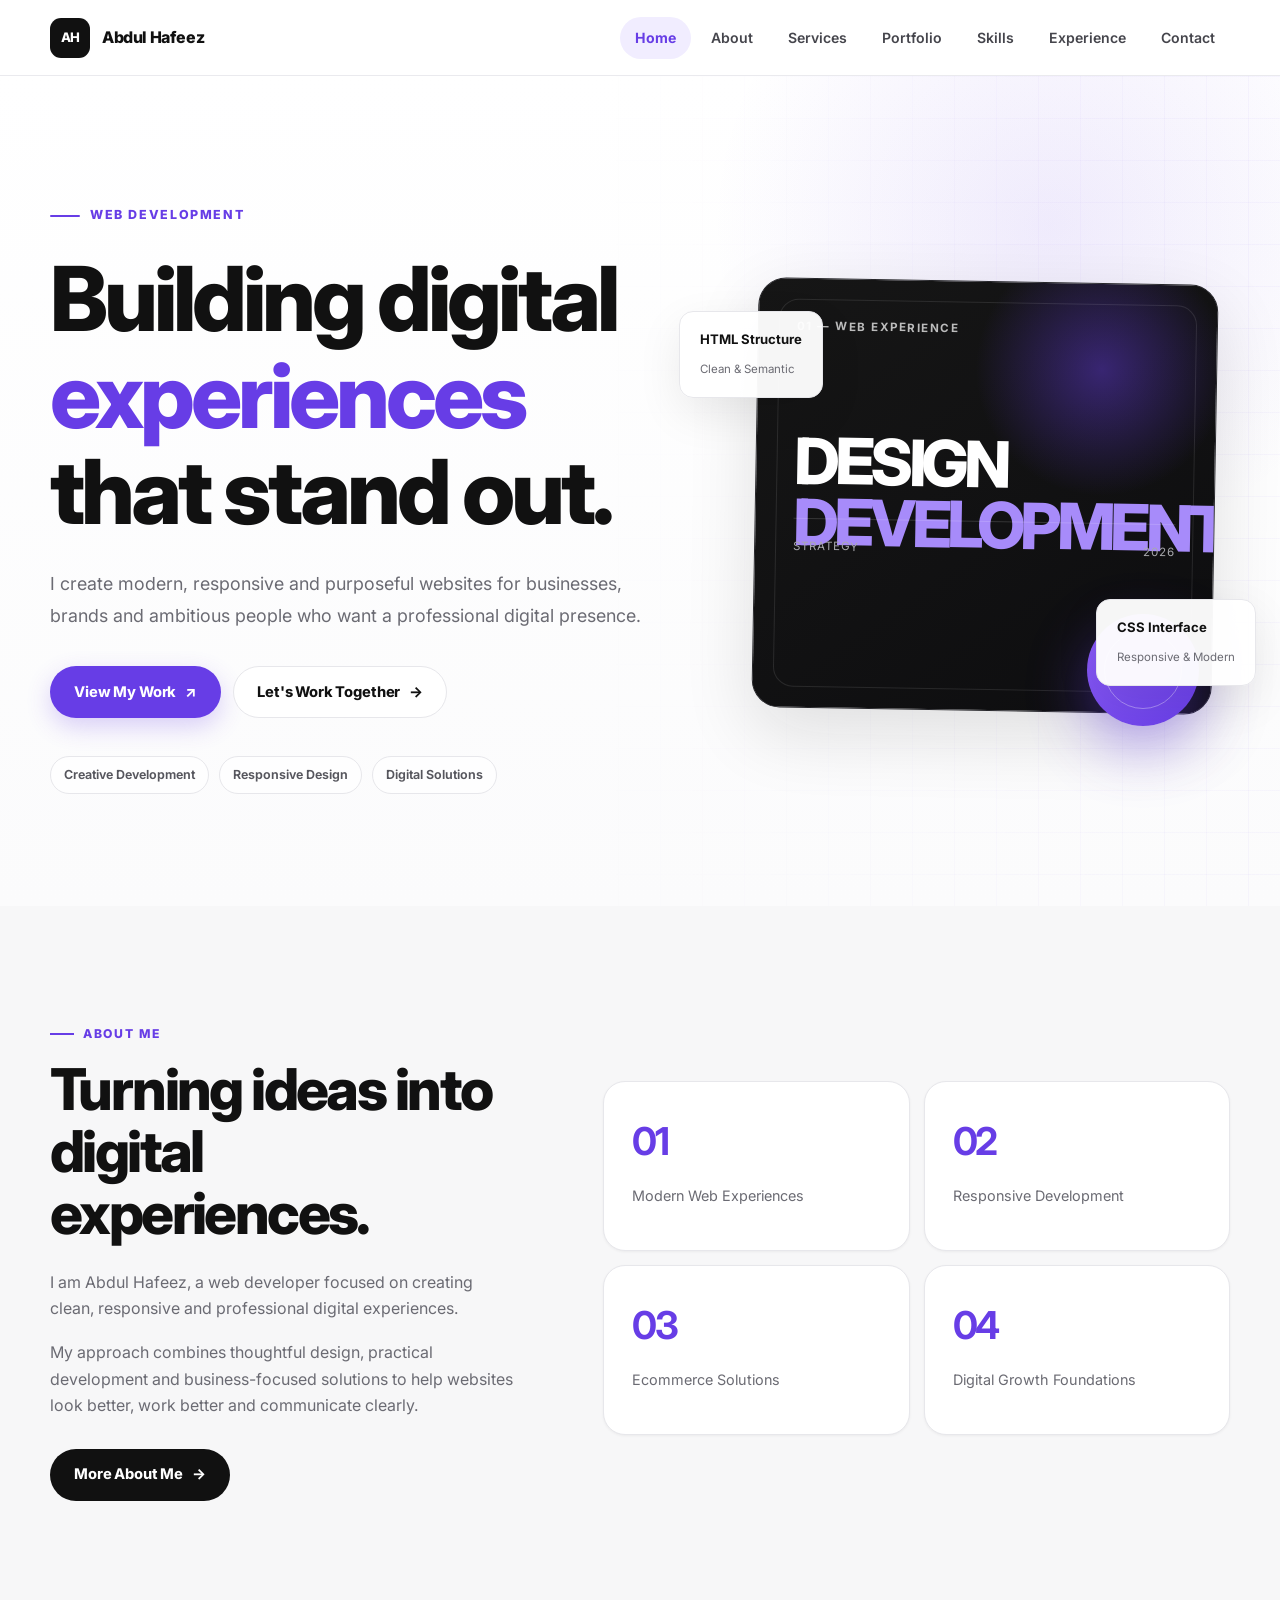
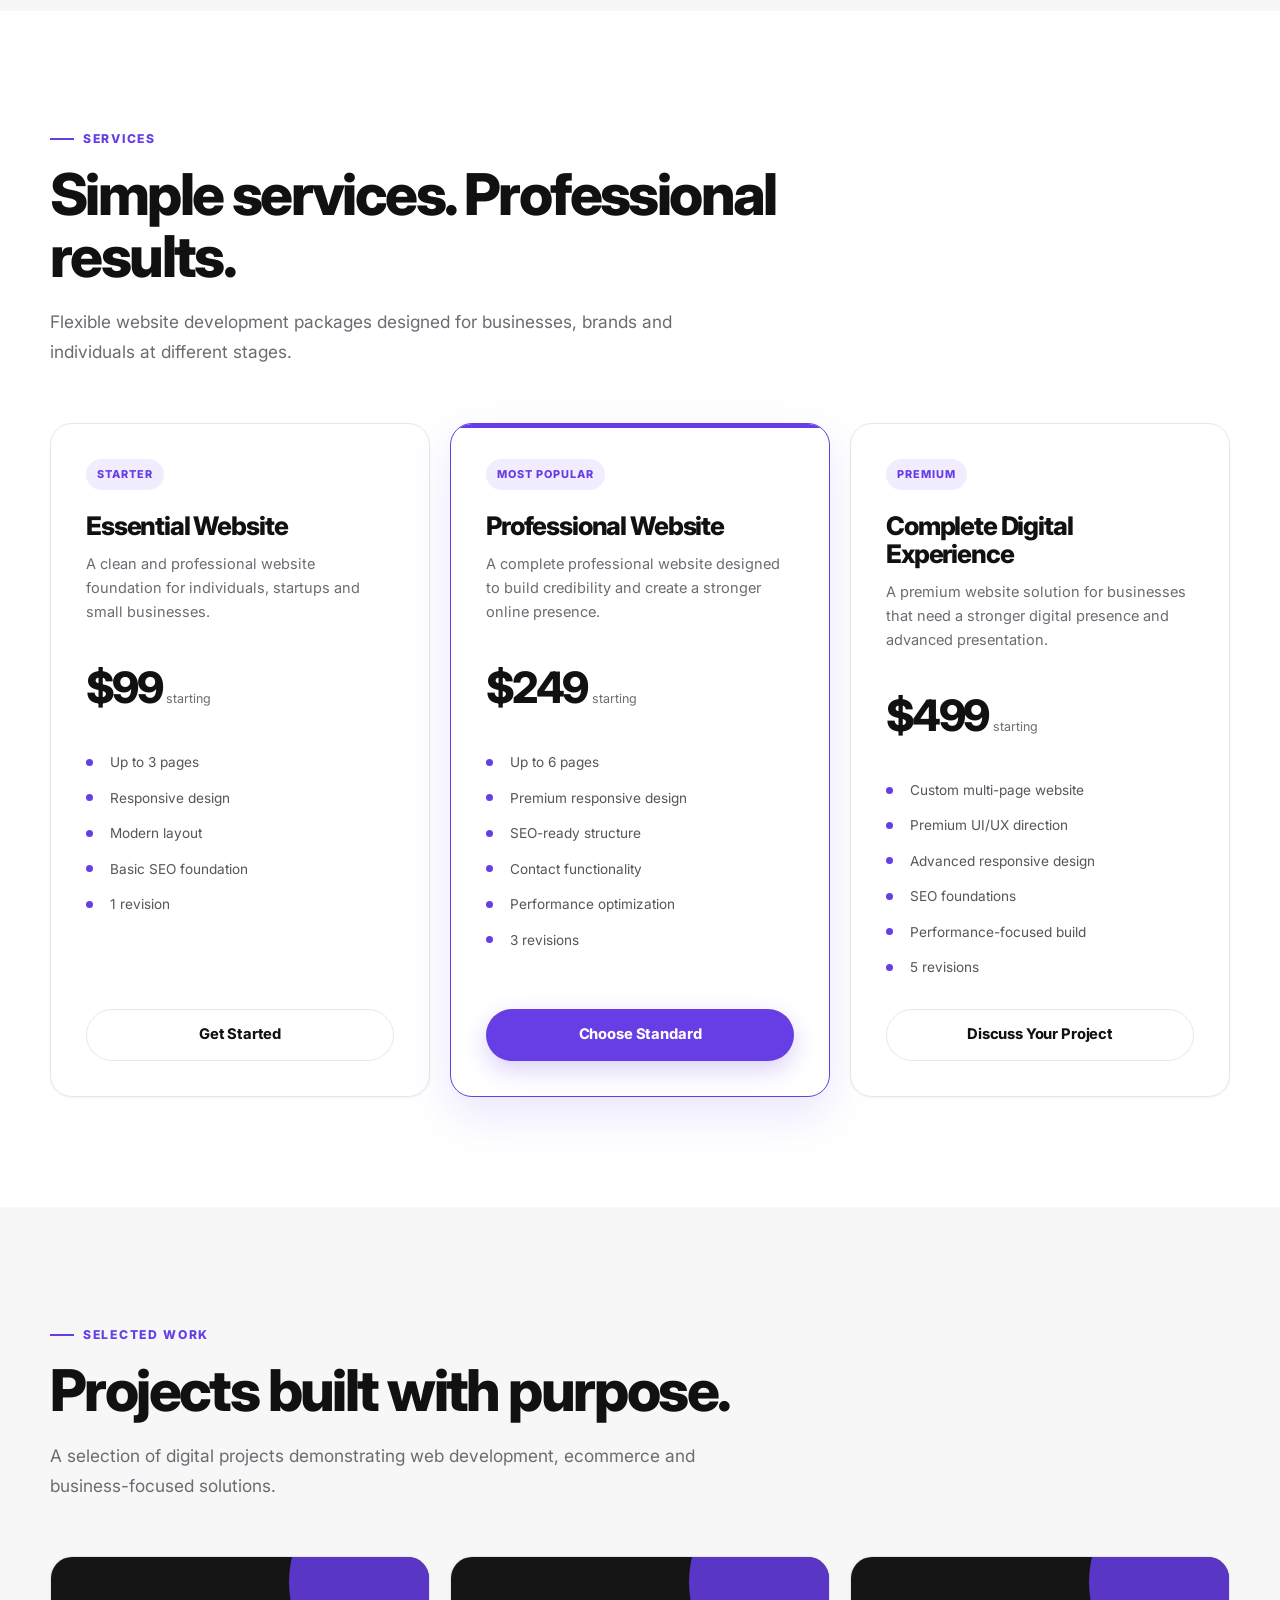
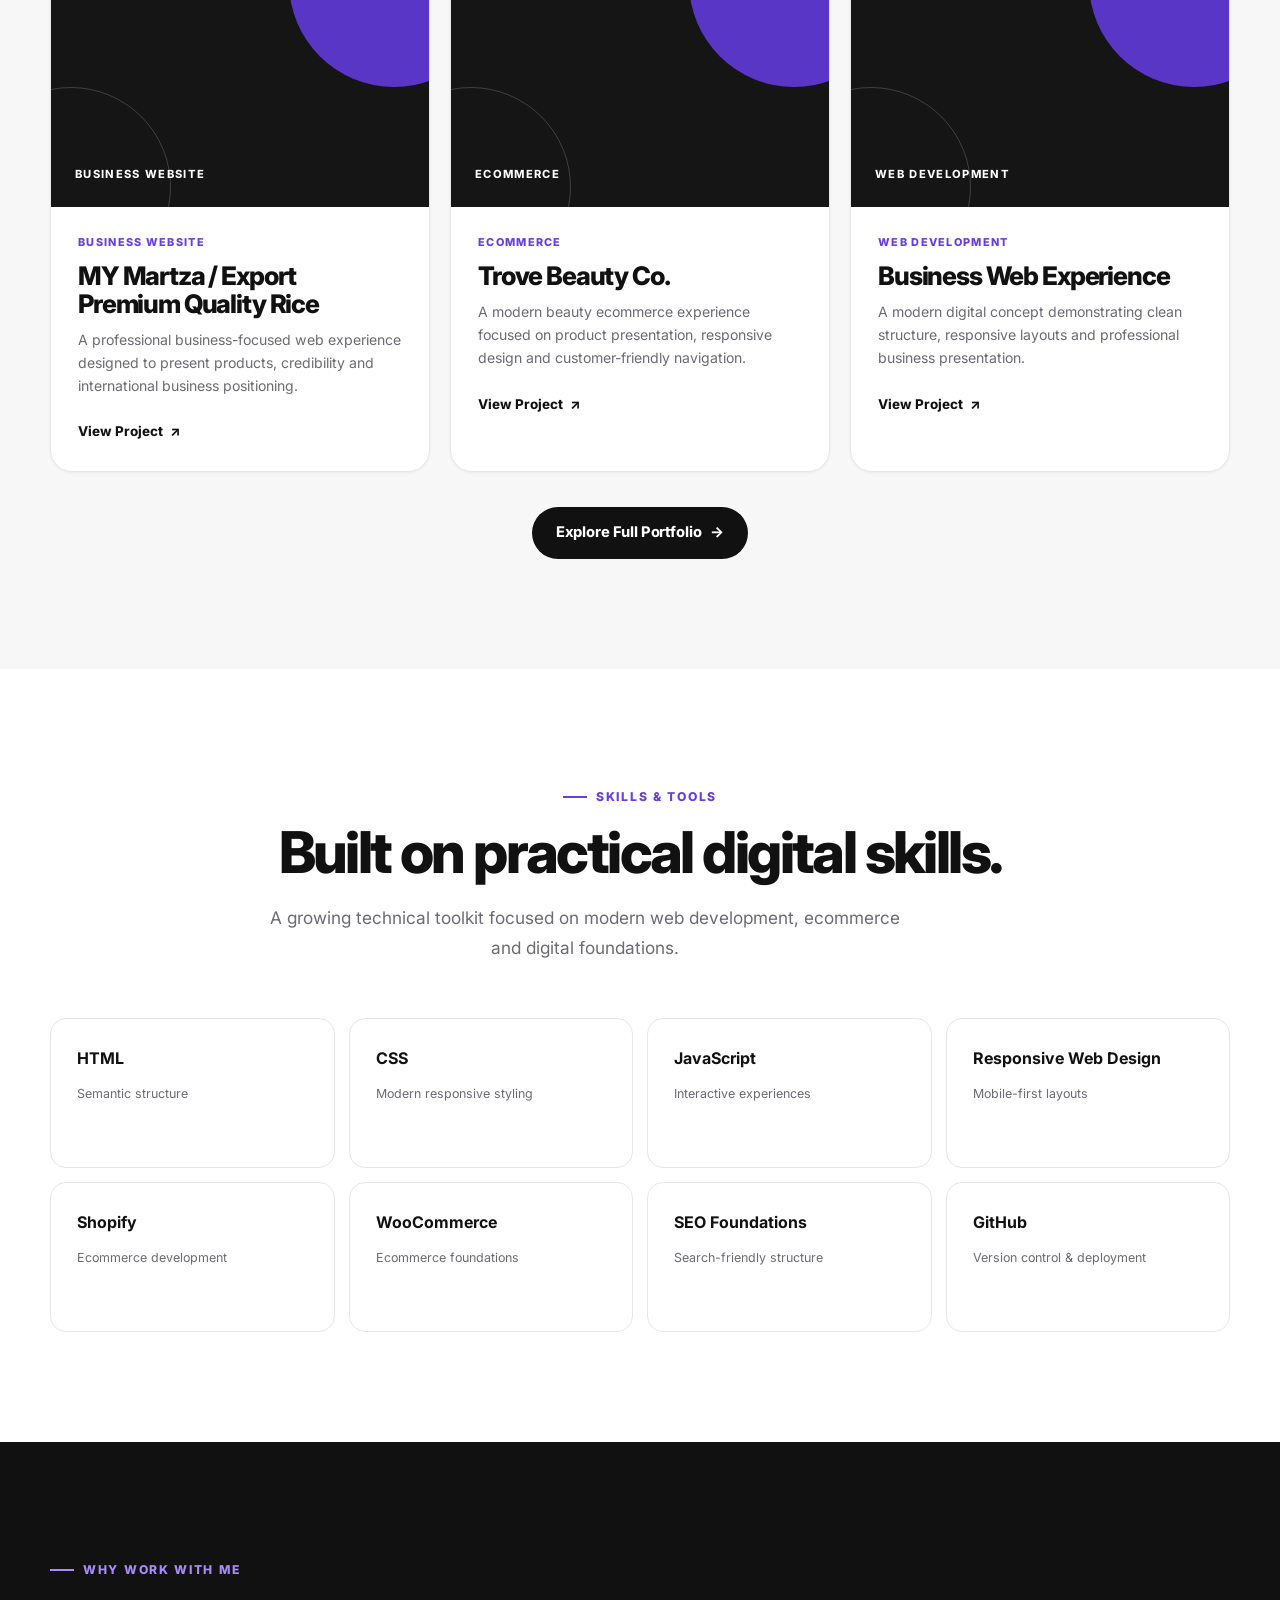
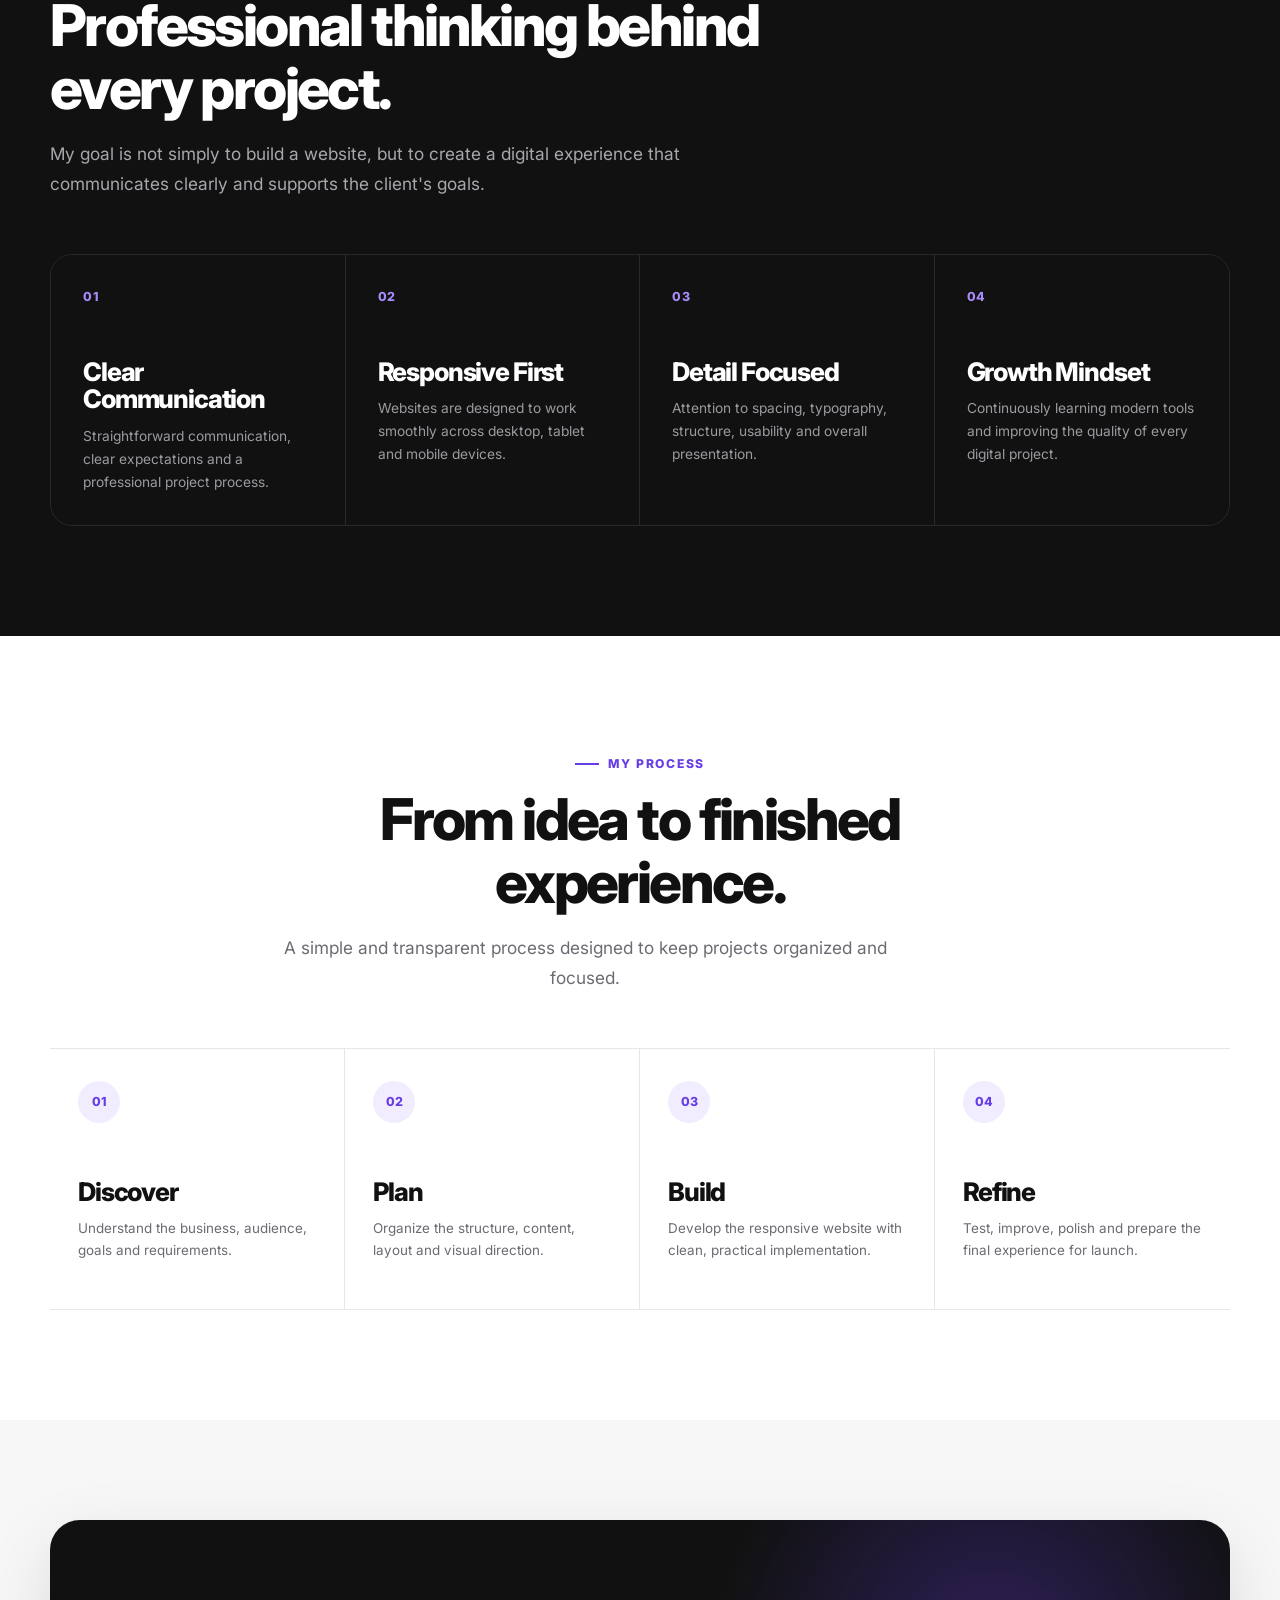
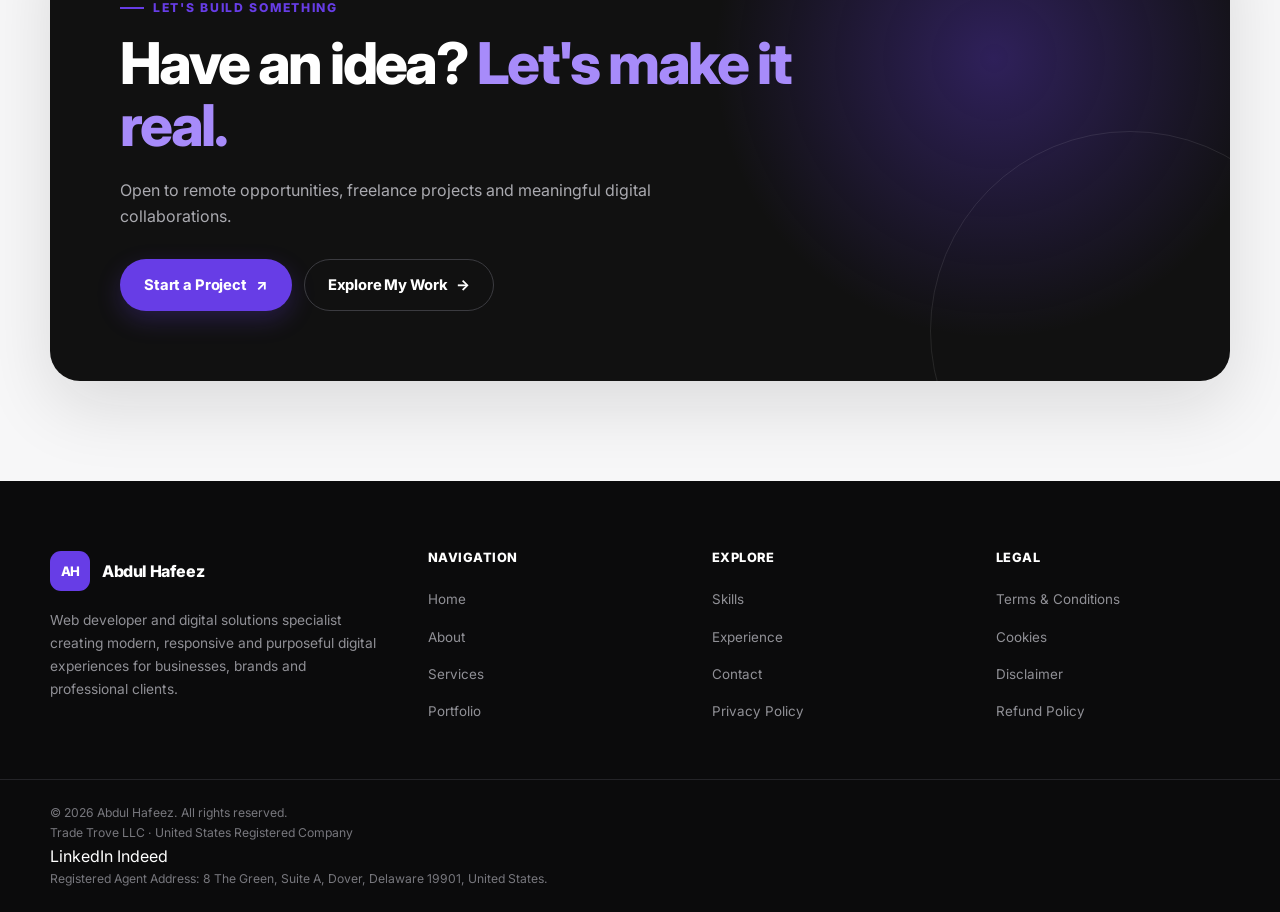
<file: index.html>
<!DOCTYPE html>
<html lang="en">
<head>
  <meta charset="UTF-8">

  <meta name="viewport" content="width=device-width, initial-scale=1.0">

  <title>Abdul Hafeez | Web Developer & Digital Solutions Specialist</title>

  <meta
    name="description"
    content="Abdul Hafeez is a web developer and digital solutions specialist creating modern, responsive and conversion-focused websites for businesses and ambitious brands."
  >

  <meta
    name="keywords"
    content="Abdul Hafeez, web developer, website development, responsive websites, Shopify, WooCommerce, SEO, digital solutions"
  >

  <meta name="author" content="Abdul Hafeez">

  <meta name="robots" content="index, follow">
<link rel="canonical" href="https://abdulhafeez.thetradetrove.com/">
  
  <!-- Open Graph -->
  <meta
    property="og:title"
    content="Abdul Hafeez | Web Developer & Digital Solutions Specialist"
  >

  <meta
    property="og:description"
    content="Modern websites, ecommerce experiences and digital solutions built with purpose."
  >

  <meta property="og:type" content="website">
<meta property="og:url" content="https://abdulhafeez.thetradetrove.com/">
  
  <!-- Fonts -->
  <link rel="preconnect" href="https://fonts.googleapis.com">

  <link rel="preconnect" href="https://fonts.gstatic.com" crossorigin>

  <link
    href="https://fonts.googleapis.com/css2?family=Inter:wght@400;500;600;700;800;900&display=swap"
    rel="stylesheet"
  >

  <!-- Master stylesheet -->
  <link rel="stylesheet" href="style.css">
</head>


<body>

<!-- =======================================================
     HEADER
======================================================= -->

<header>

  <div class="container">

    <a href="index.html" class="brand" aria-label="Abdul Hafeez Home">

      <span class="brand-mark">AH</span>

      <span>Abdul Hafeez</span>

    </a>


    <button
      class="mobile-toggle"
      type="button"
      aria-label="Open navigation"
      aria-expanded="false"
      aria-controls="main-navigation"
    >
      ☰
    </button>


    <nav id="main-navigation" aria-label="Main navigation">

      <ul>

        <li>
          <a href="index.html" class="active">Home</a>
        </li>

        <li>
          <a href="about.html">About</a>
        </li>

        <li>
          <a href="services.html">Services</a>
        </li>

        <li>
          <a href="portfolio.html">Portfolio</a>
        </li>

        <li>
          <a href="skills.html">Skills</a>
        </li>

        <li>
          <a href="experience.html">Experience</a>
        </li>

        <li>
          <a href="contact.html">Contact</a>
        </li>

      </ul>

    </nav>

  </div>

</header>


<main>


<!-- =======================================================
     HERO
======================================================= -->

<section class="hero">

  <div class="container">


    <div class="hero-content">

      <div class="hero-eyebrow">
        Web Development
      </div>


      <h1>
        Building digital
        <span>experiences</span>
        that stand out.
      </h1>


      <p class="hero-description">
        I create modern, responsive and purposeful websites
        for businesses, brands and ambitious people who want
        a professional digital presence.
      </p>


      <div class="hero-actions">

        <a href="portfolio.html" class="btn btn-primary">
          View My Work
          <span aria-hidden="true">↗</span>
        </a>

        <a href="contact.html" class="btn btn-secondary">
          Let's Work Together
          <span aria-hidden="true">→</span>
        </a>

      </div>


      <div class="hero-trust">

        <span>Creative Development</span>

        <span>Responsive Design</span>

        <span>Digital Solutions</span>

      </div>

    </div>



    <!-- HERO DIGITAL VISUAL -->

    <div class="hero-visual" aria-hidden="true">


      <div class="hero-card">

        <div class="hero-card-content">

          <div class="hero-card-label">
            01 — WEB EXPERIENCE
          </div>


          <div class="hero-card-title">

            DESIGN

            <span>DEVELOPMENT</span>

          </div>


          <div class="hero-card-bottom">

            <span>STRATEGY</span>

            <span>2026</span>

          </div>

        </div>

      </div>


      <div class="floating-card html">

        <strong>HTML Structure</strong>

        <span>Clean & Semantic</span>

      </div>


      <div class="floating-card css">

        <strong>CSS Interface</strong>

        <span>Responsive & Modern</span>

      </div>


      <div class="hero-orb"></div>


    </div>

  </div>

</section>



<!-- =======================================================
     ABOUT PREVIEW
======================================================= -->

<section class="about-preview section">

  <div class="container">


    <div class="about-preview-content">

      <div class="section-label">
        About Me
      </div>


      <h2>
        Turning ideas into
        digital experiences.
      </h2>


      <p>
        I am Abdul Hafeez, a web developer focused on creating
        clean, responsive and professional digital experiences.
      </p>


      <p>
        My approach combines thoughtful design, practical
        development and business-focused solutions to help
        websites look better, work better and communicate
        clearly.
      </p>


      <a href="about.html" class="btn btn-dark">
        More About Me
        <span aria-hidden="true">→</span>
      </a>

    </div>



    <div class="about-stats">


      <div class="about-stat">

        <strong>01</strong>

        <span>
          Modern Web Experiences
        </span>

      </div>


      <div class="about-stat">

        <strong>02</strong>

        <span>
          Responsive Development
        </span>

      </div>


      <div class="about-stat">

        <strong>03</strong>

        <span>
          Ecommerce Solutions
        </span>

      </div>


      <div class="about-stat">

        <strong>04</strong>

        <span>
          Digital Growth Foundations
        </span>

      </div>


    </div>

  </div>

</section>



<!-- =======================================================
     SERVICES
======================================================= -->

<section class="services section">

  <div class="container">


    <div class="section-heading">

      <div class="section-label">
        Services
      </div>


      <h2>
        Simple services.
        Professional results.
      </h2>


      <p>
        Flexible website development packages designed for
        businesses, brands and individuals at different stages.
      </p>

    </div>



    <div class="services-grid">


      <!-- STARTER -->

      <article class="service-card">

        <div class="service-badge">
          Starter
        </div>


        <h3>
          Essential Website
        </h3>


        <p>
          A clean and professional website foundation for
          individuals, startups and small businesses.
        </p>


        <div class="service-price">

          <strong>$99</strong>

          <span>starting</span>

        </div>


        <ul class="service-features">

          <li>Up to 3 pages</li>

          <li>Responsive design</li>

          <li>Modern layout</li>

          <li>Basic SEO foundation</li>

          <li>1 revision</li>

        </ul>


        <a href="contact.html" class="btn btn-secondary">
          Get Started
        </a>

      </article>



      <!-- STANDARD -->

      <article class="service-card featured">

        <div class="service-badge">
          Most Popular
        </div>


        <h3>
          Professional Website
        </h3>


        <p>
          A complete professional website designed to build
          credibility and create a stronger online presence.
        </p>


        <div class="service-price">

          <strong>$249</strong>

          <span>starting</span>

        </div>


        <ul class="service-features">

          <li>Up to 6 pages</li>

          <li>Premium responsive design</li>

          <li>SEO-ready structure</li>

          <li>Contact functionality</li>

          <li>Performance optimization</li>

          <li>3 revisions</li>

        </ul>


        <a href="contact.html" class="btn btn-primary">
          Choose Standard
        </a>

      </article>



      <!-- PREMIUM -->

      <article class="service-card">

        <div class="service-badge">
          Premium
        </div>


        <h3>
          Complete Digital Experience
        </h3>


        <p>
          A premium website solution for businesses that need
          a stronger digital presence and advanced presentation.
        </p>


        <div class="service-price">

          <strong>$499</strong>

          <span>starting</span>

        </div>


        <ul class="service-features">

          <li>Custom multi-page website</li>

          <li>Premium UI/UX direction</li>

          <li>Advanced responsive design</li>

          <li>SEO foundations</li>

          <li>Performance-focused build</li>

          <li>5 revisions</li>

        </ul>


        <a href="contact.html" class="btn btn-secondary">
          Discuss Your Project
        </a>

      </article>


    </div>

  </div>

</section>



<!-- =======================================================
     FEATURED PORTFOLIO
======================================================= -->

<section class="portfolio-preview section">

  <div class="container">


    <div class="section-heading">

      <div class="section-label">
        Selected Work
      </div>


      <h2>
        Projects built with
        purpose.
      </h2>


      <p>
        A selection of digital projects demonstrating web
        development, ecommerce and business-focused solutions.
      </p>

    </div>



    <div class="portfolio-grid">


      <!-- MY MARTZA -->

      <article class="project-card">

        <div class="project-visual">

          <span>
            BUSINESS WEBSITE
          </span>

        </div>


        <div class="project-info">

          <span class="project-category">
            Business Website
          </span>


          <h3>
            MY Martza / Export Premium Quality Rice
          </h3>


          <p>
            A professional business-focused web experience
            designed to present products, credibility and
            international business positioning.
          </p>


          <a href="portfolio.html" class="project-link">
            View Project
            <span aria-hidden="true">↗</span>
          </a>

        </div>

      </article>



      <!-- TROVE BEAUTY -->

      <article class="project-card">

        <div class="project-visual">

          <span>
            ECOMMERCE
          </span>

        </div>


        <div class="project-info">

          <span class="project-category">
            Ecommerce
          </span>


          <h3>
            Trove Beauty Co.
          </h3>


          <p>
            A modern beauty ecommerce experience focused on
            product presentation, responsive design and
            customer-friendly navigation.
          </p>


          <a href="portfolio.html" class="project-link">
            View Project
            <span aria-hidden="true">↗</span>
          </a>

        </div>

      </article>



      <!-- BUSINESS WEB EXPERIENCE -->

      <article class="project-card">

        <div class="project-visual">

          <span>
            WEB DEVELOPMENT
          </span>

        </div>


        <div class="project-info">

          <span class="project-category">
            Web Development
          </span>


          <h3>
            Business Web Experience
          </h3>


          <p>
            A modern digital concept demonstrating clean
            structure, responsive layouts and professional
            business presentation.
          </p>


          <a href="portfolio.html" class="project-link">
            View Project
            <span aria-hidden="true">↗</span>
          </a>

        </div>

      </article>


    </div>


    <div style="text-align:center; margin-top:35px;">

      <a href="portfolio.html" class="btn btn-dark">
        Explore Full Portfolio
        <span aria-hidden="true">→</span>
      </a>

    </div>

  </div>

</section>



<!-- =======================================================
     SKILLS
======================================================= -->

<section class="skills section">

  <div class="container">


    <div class="section-heading center">

      <div class="section-label">
        Skills & Tools
      </div>


      <h2>
        Built on practical
        digital skills.
      </h2>


      <p>
        A growing technical toolkit focused on modern web
        development, ecommerce and digital foundations.
      </p>

    </div>



    <div class="skills-grid">


      <div class="skill-card">

        <strong>HTML</strong>

        <span>
          Semantic structure
        </span>

      </div>


      <div class="skill-card">

        <strong>CSS</strong>

        <span>
          Modern responsive styling
        </span>

      </div>


      <div class="skill-card">

        <strong>JavaScript</strong>

        <span>
          Interactive experiences
        </span>

      </div>


      <div class="skill-card">

        <strong>Responsive Web Design</strong>

        <span>
          Mobile-first layouts
        </span>

      </div>


      <div class="skill-card">

        <strong>Shopify</strong>

        <span>
          Ecommerce development
        </span>

      </div>


      <div class="skill-card">

        <strong>WooCommerce</strong>

        <span>
          Ecommerce foundations
        </span>

      </div>


      <div class="skill-card">

        <strong>SEO Foundations</strong>

        <span>
          Search-friendly structure
        </span>

      </div>


      <div class="skill-card">

        <strong>GitHub</strong>

        <span>
          Version control & deployment
        </span>

      </div>


    </div>

  </div>

</section>



<!-- =======================================================
     WHY WORK WITH ME
======================================================= -->

<section class="why section">

  <div class="container">


    <div class="section-heading">

      <div class="section-label">
        Why Work With Me
      </div>


      <h2>
        Professional thinking
        behind every project.
      </h2>


      <p>
        My goal is not simply to build a website, but to create
        a digital experience that communicates clearly and
        supports the client's goals.
      </p>

    </div>



    <div class="why-grid">


      <article class="why-card">

        <span class="why-number">
          01
        </span>


        <h3>
          Clear Communication
        </h3>


        <p>
          Straightforward communication, clear expectations
          and a professional project process.
        </p>

      </article>


      <article class="why-card">

        <span class="why-number">
          02
        </span>


        <h3>
          Responsive First
        </h3>


        <p>
          Websites are designed to work smoothly across
          desktop, tablet and mobile devices.
        </p>

      </article>


      <article class="why-card">

        <span class="why-number">
          03
        </span>


        <h3>
          Detail Focused
        </h3>


        <p>
          Attention to spacing, typography, structure,
          usability and overall presentation.
        </p>

      </article>


      <article class="why-card">

        <span class="why-number">
          04
        </span>


        <h3>
          Growth Mindset
        </h3>


        <p>
          Continuously learning modern tools and improving
          the quality of every digital project.
        </p>

      </article>


    </div>

  </div>

</section>



<!-- =======================================================
     PROCESS
======================================================= -->

<section class="process section">

  <div class="container">


    <div class="section-heading center">

      <div class="section-label">
        My Process
      </div>


      <h2>
        From idea to
        finished experience.
      </h2>


      <p>
        A simple and transparent process designed to keep
        projects organized and focused.
      </p>

    </div>



    <div class="process-grid">


      <article class="process-step">

        <span class="process-number">
          01
        </span>


        <h3>
          Discover
        </h3>


        <p>
          Understand the business, audience, goals and
          requirements.
        </p>

      </article>


      <article class="process-step">

        <span class="process-number">
          02
        </span>


        <h3>
          Plan
        </h3>


        <p>
          Organize the structure, content, layout and
          visual direction.
        </p>

      </article>


      <article class="process-step">

        <span class="process-number">
          03
        </span>


        <h3>
          Build
        </h3>


        <p>
          Develop the responsive website with clean,
          practical implementation.
        </p>

      </article>


      <article class="process-step">

        <span class="process-number">
          04
        </span>


        <h3>
          Refine
        </h3>


        <p>
          Test, improve, polish and prepare the final
          experience for launch.
        </p>

      </article>


    </div>

  </div>

</section>



<!-- =======================================================
     FINAL CTA
======================================================= -->

<section class="final-cta">

  <div class="container">


    <div class="cta-box">


      <div class="cta-content">

        <div class="section-label">
          Let's Build Something
        </div>


        <h2>
          Have an idea?
          <span>Let's make it real.</span>
        </h2>


        <p>
          Open to remote opportunities, freelance projects
          and meaningful digital collaborations.
        </p>


        <div class="hero-actions">

          <a href="contact.html" class="btn btn-primary">
            Start a Project
            <span aria-hidden="true">↗</span>
          </a>


          <a href="portfolio.html" class="btn btn-secondary">
            Explore My Work
            <span aria-hidden="true">→</span>
          </a>

        </div>

      </div>


    </div>

  </div>

</section>


</main>



<!-- =======================================================
     FOOTER
======================================================= -->

<footer>

  <div class="footer-main">

    <div class="container">

      <div class="footer-grid">


        <!-- FOOTER BRAND -->
        <div class="footer-brand">

          <a href="index.html" class="brand">

            <span class="brand-mark">
              AH
            </span>

            <span>
              Abdul Hafeez
            </span>

          </a>


          <p>
            Web developer and digital solutions specialist
            creating modern, responsive and purposeful
            digital experiences for businesses, brands and
            professional clients.
          </p>

        </div>



        <!-- NAVIGATION -->
        <div class="footer-column">

          <h4>
            Navigation
          </h4>

          <ul>

            <li>
              <a href="index.html">
                Home
              </a>
            </li>

            <li>
              <a href="about.html">
                About
              </a>
            </li>

            <li>
              <a href="services.html">
                Services
              </a>
            </li>

            <li>
              <a href="portfolio.html">
                Portfolio
              </a>
            </li>

          </ul>

        </div>



        <!-- EXPLORE -->
        <div class="footer-column">

          <h4>
            Explore
          </h4>

          <ul>

            <li>
              <a href="skills.html">
                Skills
              </a>
            </li>

            <li>
              <a href="experience.html">
                Experience
              </a>
            </li>

            <li>
              <a href="contact.html">
                Contact
              </a>
            </li>

            <li>
              <a href="privacy.html">
                Privacy Policy
              </a>
            </li>

          </ul>

        </div>



        <!-- LEGAL -->
        <div class="footer-column">

          <h4>
            Legal
          </h4>

          <ul>

            <li>
              <a href="terms.html">
                Terms &amp; Conditions
              </a>
            </li>

            <li>
              <a href="cookies.html">
                Cookies
              </a>
            </li>

            <li>
              <a href="disclaimer.html">
                Disclaimer
              </a>
            </li>

            <li>
              <a href="refund-policy.html">
                Refund Policy
              </a>
            </li>

          </ul>

        </div>


      </div>

    </div>

  </div>



  <!-- FOOTER BOTTOM -->

  <div class="footer-bottom">

    <div class="container">

      <div class="footer-bottom-inner">

        <p>
          © 2026 Abdul Hafeez. All rights reserved.
        </p>


        <p>
          Trade Trove LLC · United States Registered Company
        </p>


        <div class="footer-social">

          <a
            href="https://www.linkedin.com/in/abdul-hafeez-854a67441/?isSelfProfile=true"
            target="_blank"
            rel="noopener noreferrer"
            aria-label="LinkedIn"
          >
            LinkedIn
          </a>


          <a
            href="https://profile.indeed.com/?hl=en_US&amp;co=US&amp;from=gnav-homepage"
            target="_blank"
            rel="noopener noreferrer"
            aria-label="Indeed"
          >
            Indeed
          </a>

        </div>

      </div>


      <p class="footer-address">

        Registered Agent Address:
        8 The Green, Suite A, Dover, Delaware 19901,
        United States.

      </p>

    </div>

  </div>

</footer>
</file>
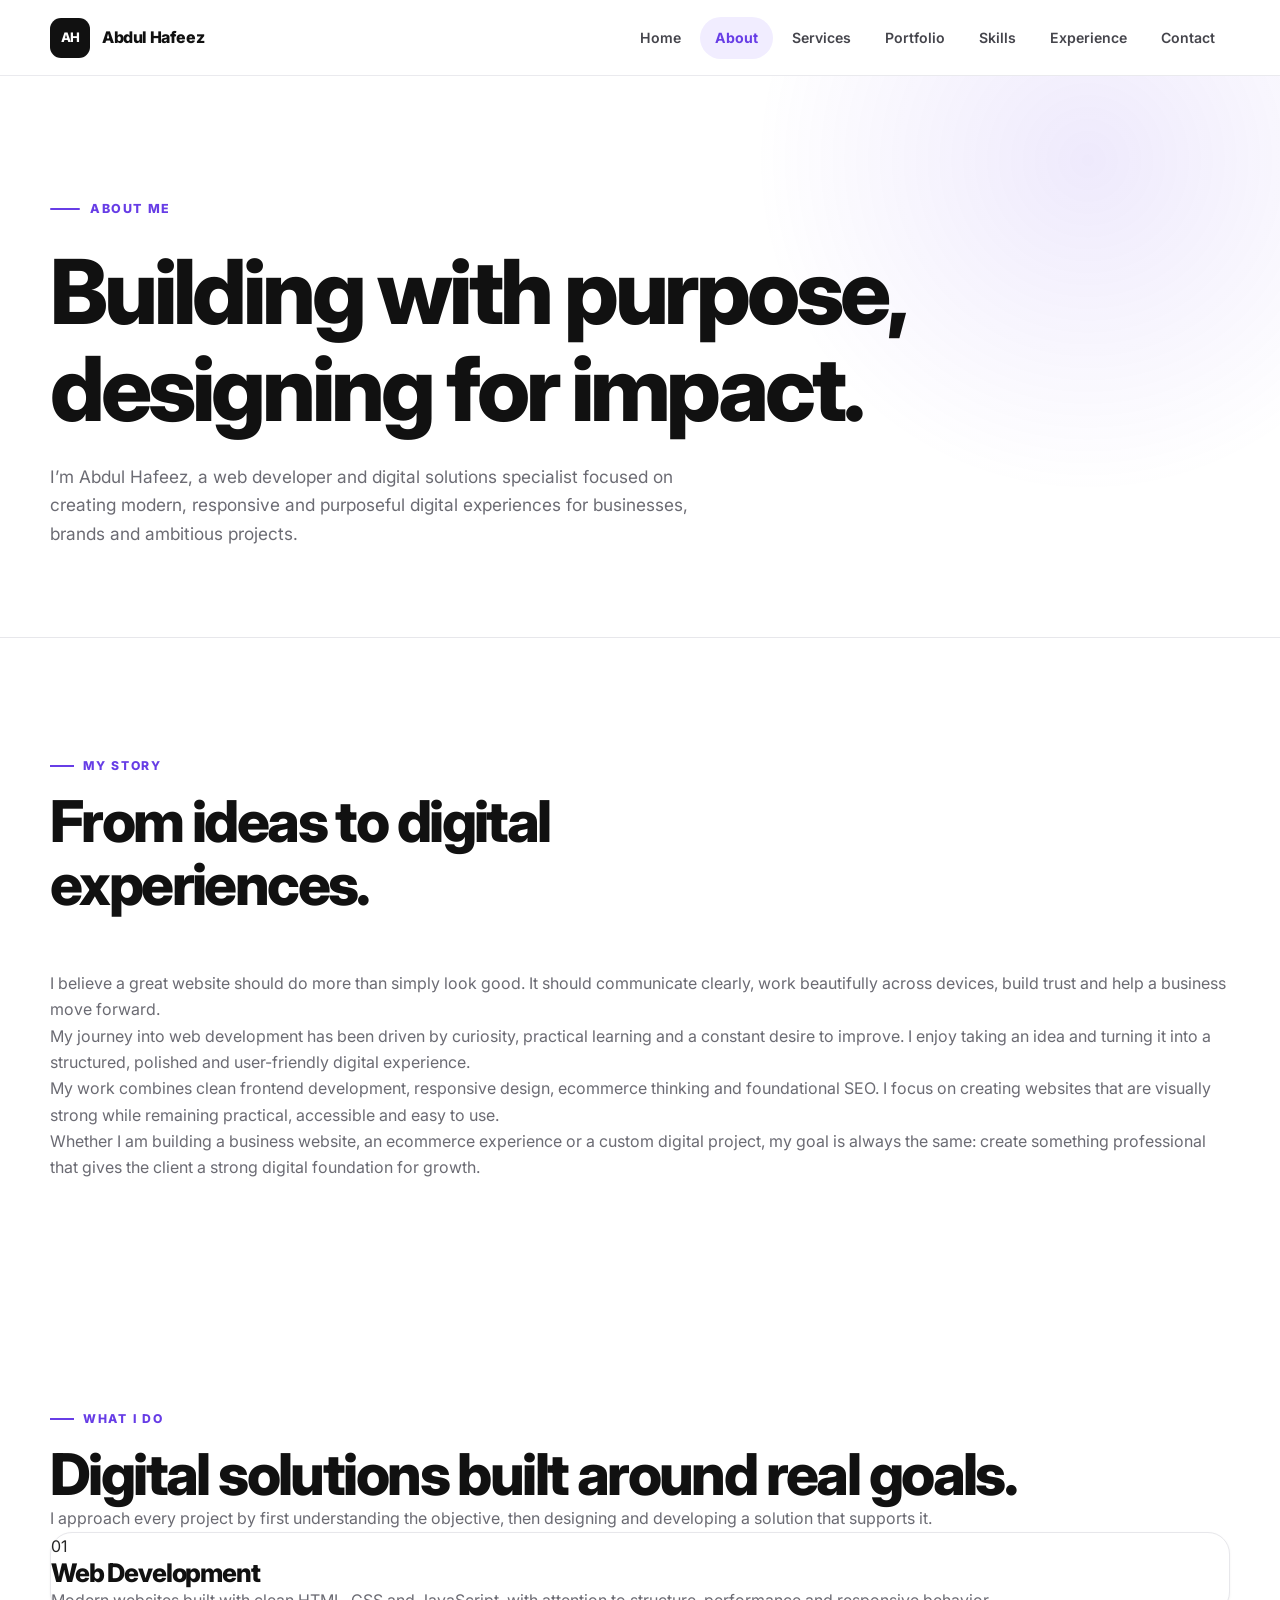
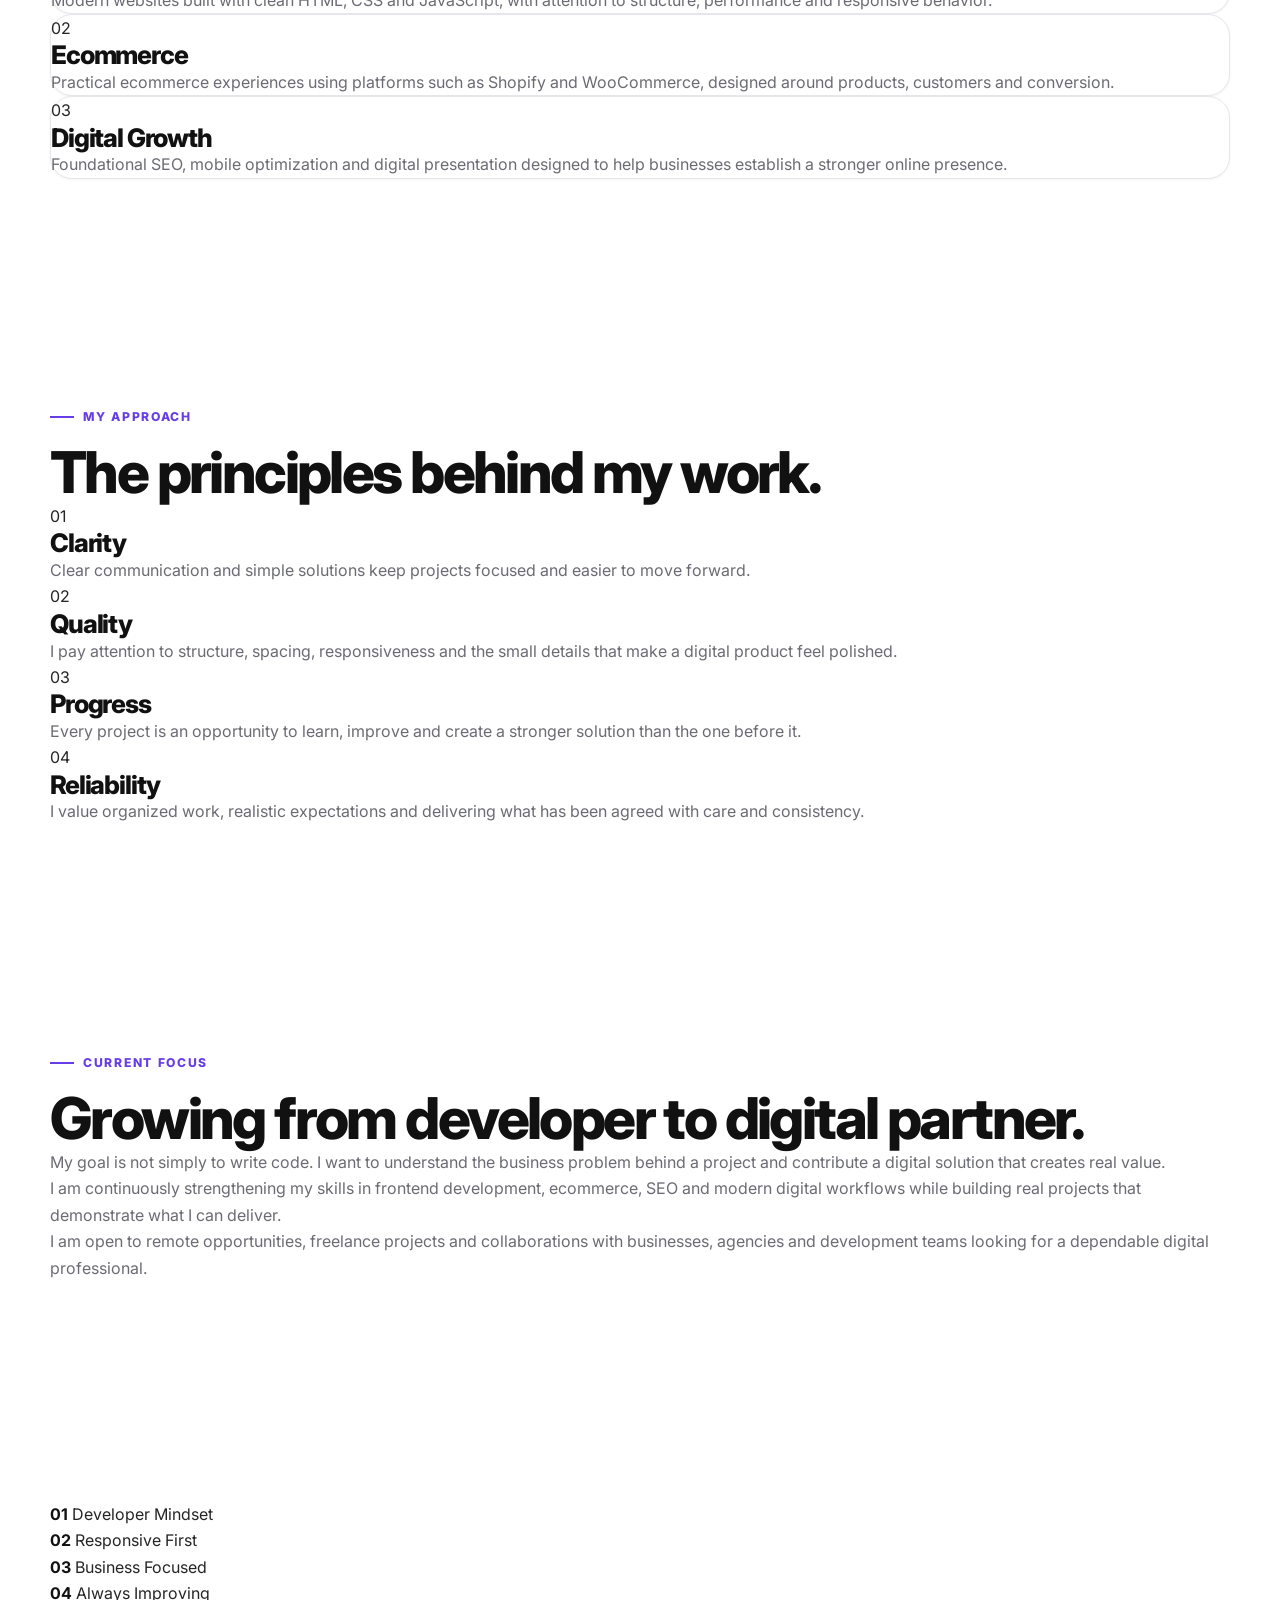
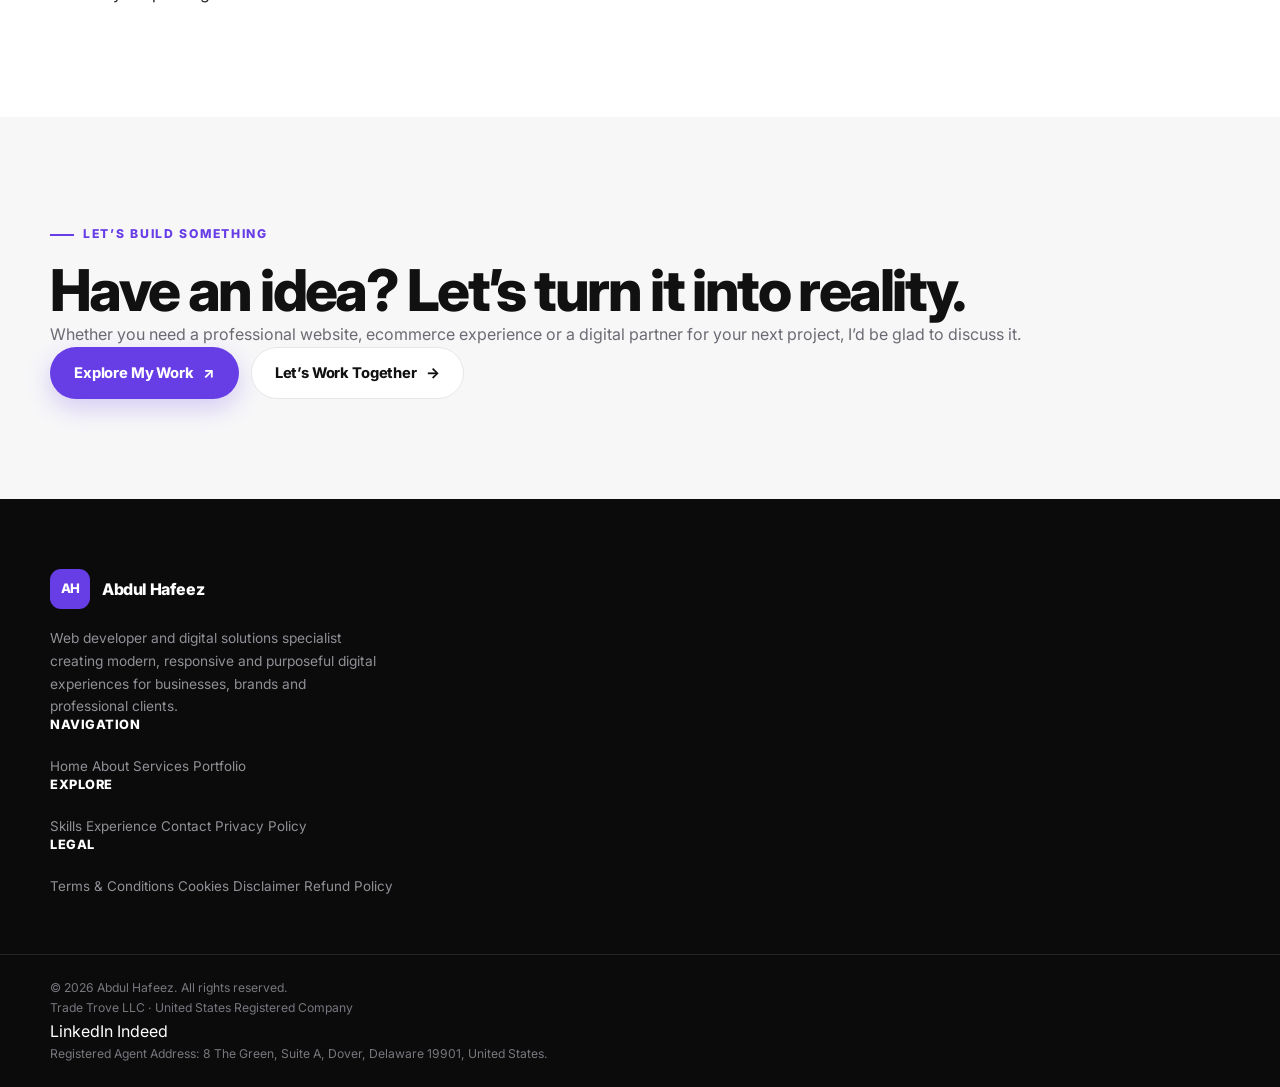
<file: about.html>
<!doctype html>
<html lang="en">
<head>
  <meta charset="utf-8">
  <meta name="viewport" content="width=device-width, initial-scale=1">

  <title>About Abdul Hafeez | Web Developer & Digital Solutions Specialist</title>

  <meta
    name="description"
    content="Learn more about Abdul Hafeez, a web developer and digital solutions specialist focused on modern, responsive and purposeful digital experiences."
  >

  <meta
    name="keywords"
    content="Abdul Hafeez, web developer, website developer, responsive web design, Shopify, WooCommerce, SEO, digital solutions"
  >

  <meta name="author" content="Abdul Hafeez">
  <meta name="robots" content="index, follow">
  <link rel="canonical" href="https://abdulhafeez.thetradetrove.com/about.html">

  <meta property="og:title" content="About Abdul Hafeez | Web Developer">
  <meta
    property="og:description"
    content="Discover the approach, skills and values behind Abdul Hafeez's web development work."
  >
  <meta property="og:type" content="website">
<meta property="og:url" content="https://abdulhafeez.thetradetrove.com/about.html">
  
  <link rel="preconnect" href="https://fonts.googleapis.com">
  <link rel="preconnect" href="https://fonts.gstatic.com" crossorigin>

  <link
    href="https://fonts.googleapis.com/css2?family=Inter:wght@400;500;600;700;800;900&display=swap"
    rel="stylesheet"
  >

  <link rel="stylesheet" href="style.css">
</head>

<body>

  <!-- =====================================================
       HEADER
       ===================================================== -->

  <header class="site-header">

    <div class="container header-inner">

      <a href="index.html" class="brand" aria-label="Abdul Hafeez Home">
        <span class="brand-mark">AH</span>
        <span class="brand-name">Abdul Hafeez</span>
      </a>

      <button
        class="nav-toggle"
        type="button"
        aria-label="Open navigation"
        aria-expanded="false"
      >
        <span></span>
        <span></span>
        <span></span>
      </button>

      <nav class="main-nav" aria-label="Main navigation">

        <a href="index.html">Home</a>
        <a href="about.html" class="active">About</a>
        <a href="services.html">Services</a>
        <a href="portfolio.html">Portfolio</a>
        <a href="skills.html">Skills</a>
        <a href="experience.html">Experience</a>
        <a href="contact.html">Contact</a>

      </nav>

    </div>

  </header>


  <main>

    <!-- =====================================================
         PAGE HERO
         ===================================================== -->

    <section class="page-hero">

      <div class="container">

        <span class="hero-eyebrow">
          About Me
        </span>

        <h1>
          Building with purpose,
          <span>designing for impact.</span>
        </h1>

        <p>
          I’m Abdul Hafeez, a web developer and digital solutions specialist
          focused on creating modern, responsive and purposeful digital
          experiences for businesses, brands and ambitious projects.
        </p>

      </div>

    </section>


    <!-- =====================================================
         INTRODUCTION
         ===================================================== -->

    <section class="section">

      <div class="container">

        <div class="about-layout">

          <div class="section-heading">

            <span class="section-label">
              My Story
            </span>

            <h2>
              From ideas to
              <span>digital experiences.</span>
            </h2>

          </div>


          <div class="about-content">

            <p class="lead">
              I believe a great website should do more than simply look good.
              It should communicate clearly, work beautifully across devices,
              build trust and help a business move forward.
            </p>

            <p>
              My journey into web development has been driven by curiosity,
              practical learning and a constant desire to improve. I enjoy
              taking an idea and turning it into a structured, polished and
              user-friendly digital experience.
            </p>

            <p>
              My work combines clean frontend development, responsive design,
              ecommerce thinking and foundational SEO. I focus on creating
              websites that are visually strong while remaining practical,
              accessible and easy to use.
            </p>

            <p>
              Whether I am building a business website, an ecommerce
              experience or a custom digital project, my goal is always the
              same: create something professional that gives the client a
              strong digital foundation for growth.
            </p>

          </div>

        </div>

      </div>

    </section>


    <!-- =====================================================
         WHAT I DO
         ===================================================== -->

    <section class="section section-light">

      <div class="container">

        <div class="section-intro">

          <span class="section-label">
            What I Do
          </span>

          <h2>
            Digital solutions built
            <span>around real goals.</span>
          </h2>

          <p>
            I approach every project by first understanding the objective,
            then designing and developing a solution that supports it.
          </p>

        </div>


        <div class="cards-grid cards-grid-3">

          <article class="card">

            <div class="card-number">
              01
            </div>

            <h3>
              Web Development
            </h3>

            <p>
              Modern websites built with clean HTML, CSS and JavaScript,
              with attention to structure, performance and responsive
              behavior.
            </p>

          </article>


          <article class="card">

            <div class="card-number">
              02
            </div>

            <h3>
              Ecommerce
            </h3>

            <p>
              Practical ecommerce experiences using platforms such as
              Shopify and WooCommerce, designed around products, customers
              and conversion.
            </p>

          </article>


          <article class="card">

            <div class="card-number">
              03
            </div>

            <h3>
              Digital Growth
            </h3>

            <p>
              Foundational SEO, mobile optimization and digital presentation
              designed to help businesses establish a stronger online
              presence.
            </p>

          </article>

        </div>

      </div>

    </section>


    <!-- =====================================================
         VALUES
         ===================================================== -->

    <section class="section">

      <div class="container">

        <div class="section-intro">

          <span class="section-label">
            My Approach
          </span>

          <h2>
            The principles behind
            <span>my work.</span>
          </h2>

        </div>


        <div class="values-grid">

          <article class="value-card">

            <span class="value-number">
              01
            </span>

            <h3>
              Clarity
            </h3>

            <p>
              Clear communication and simple solutions keep projects focused
              and easier to move forward.
            </p>

          </article>


          <article class="value-card">

            <span class="value-number">
              02
            </span>

            <h3>
              Quality
            </h3>

            <p>
              I pay attention to structure, spacing, responsiveness and the
              small details that make a digital product feel polished.
            </p>

          </article>


          <article class="value-card">

            <span class="value-number">
              03
            </span>

            <h3>
              Progress
            </h3>

            <p>
              Every project is an opportunity to learn, improve and create a
              stronger solution than the one before it.
            </p>

          </article>


          <article class="value-card">

            <span class="value-number">
              04
            </span>

            <h3>
              Reliability
            </h3>

            <p>
              I value organized work, realistic expectations and delivering
              what has been agreed with care and consistency.
            </p>

          </article>

        </div>

      </div>

    </section>


    <!-- =====================================================
         CURRENT FOCUS
         ===================================================== -->

    <section class="section section-light">

      <div class="container">

        <div class="focus-layout">

          <div>

            <span class="section-label">
              Current Focus
            </span>

            <h2>
              Growing from
              <span>developer to digital partner.</span>
            </h2>

          </div>


          <div class="focus-content">

            <p class="lead">
              My goal is not simply to write code. I want to understand the
              business problem behind a project and contribute a digital
              solution that creates real value.
            </p>

            <p>
              I am continuously strengthening my skills in frontend
              development, ecommerce, SEO and modern digital workflows while
              building real projects that demonstrate what I can deliver.
            </p>

            <p>
              I am open to remote opportunities, freelance projects and
              collaborations with businesses, agencies and development teams
              looking for a dependable digital professional.
            </p>

          </div>

        </div>

      </div>

    </section>


    <!-- =====================================================
         PERSONAL STATS
         ===================================================== -->

    <section class="section">

      <div class="container">

        <div class="stats-grid">

          <div class="stat-card">
            <strong>01</strong>
            <span>Developer Mindset</span>
          </div>

          <div class="stat-card">
            <strong>02</strong>
            <span>Responsive First</span>
          </div>

          <div class="stat-card">
            <strong>03</strong>
            <span>Business Focused</span>
          </div>

          <div class="stat-card">
            <strong>04</strong>
            <span>Always Improving</span>
          </div>

        </div>

      </div>

    </section>


    <!-- =====================================================
         CTA
         ===================================================== -->

    <section class="final-cta">

      <div class="container">

        <div class="final-cta-inner">

          <span class="section-label">
            Let’s Build Something
          </span>

          <h2>
            Have an idea?
            <span>Let’s turn it into reality.</span>
          </h2>

          <p>
            Whether you need a professional website, ecommerce experience
            or a digital partner for your next project, I’d be glad to
            discuss it.
          </p>

          <div class="hero-actions">

            <a href="portfolio.html" class="btn btn-primary">
              Explore My Work
              <span>↗</span>
            </a>

            <a href="contact.html" class="btn btn-secondary">
              Let’s Work Together
              <span>→</span>
            </a>

          </div>

        </div>

      </div>

    </section>

  </main>


  <!-- =====================================================
     FOOTER
     ===================================================== -->

<footer class="site-footer">

  <div class="container footer-main">

    <!-- FOOTER BRAND -->
    <div class="footer-brand">

      <a href="index.html" class="brand">
        <span class="brand-mark">AH</span>
        <span class="brand-name">Abdul Hafeez</span>
      </a>

      <p>
        Web developer and digital solutions specialist
        creating modern, responsive and purposeful
        digital experiences for businesses, brands and
        professional clients.
      </p>

    </div>


    <!-- NAVIGATION -->
    <div class="footer-column">

      <h4>
        Navigation
      </h4>

      <a href="index.html">Home</a>
      <a href="about.html">About</a>
      <a href="services.html">Services</a>
      <a href="portfolio.html">Portfolio</a>

    </div>


    <!-- EXPLORE -->
    <div class="footer-column">

      <h4>
        Explore
      </h4>

      <a href="skills.html">Skills</a>
      <a href="experience.html">Experience</a>
      <a href="contact.html">Contact</a>
      <a href="privacy.html">Privacy Policy</a>

    </div>


    <!-- LEGAL -->
    <div class="footer-column">

      <h4>
        Legal
      </h4>

      <a href="terms.html">Terms &amp; Conditions</a>
      <a href="cookies.html">Cookies</a>
      <a href="disclaimer.html">Disclaimer</a>
      <a href="refund-policy.html">Refund Policy</a>

    </div>

  </div>


  <!-- FOOTER BOTTOM -->

  <div class="footer-bottom">

    <div class="container">

      <div class="footer-bottom-inner">

        <p>
          © 2026 Abdul Hafeez. All rights reserved.
        </p>

        <p>
          Trade Trove LLC · United States Registered Company
        </p>

        <div class="footer-social">

          <a
            href="https://www.linkedin.com/in/abdul-hafeez-854a67441/?isSelfProfile=true"
            target="_blank"
            rel="noopener noreferrer"
            aria-label="LinkedIn"
          >
            LinkedIn
          </a>

          <a
            href="https://profile.indeed.com/?hl=en_US&amp;co=US&amp;from=gnav-homepage"
            target="_blank"
            rel="noopener noreferrer"
            aria-label="Indeed"
          >
            Indeed
          </a>

        </div>

      </div>


      <p class="footer-address">

        Registered Agent Address:
        8 The Green, Suite A, Dover, Delaware 19901,
        United States.

      </p>

    </div>

  </div>

</footer>


  <!-- =====================================================
       MOBILE NAVIGATION
       ===================================================== -->

  <script>

    const navToggle = document.querySelector(".nav-toggle");
    const mainNav = document.querySelector(".main-nav");

    if (navToggle && mainNav) {

      navToggle.addEventListener("click", () => {

        const isOpen = mainNav.classList.toggle("open");

        navToggle.setAttribute(
          "aria-expanded",
          isOpen ? "true" : "false"
        );

        navToggle.setAttribute(
          "aria-label",
          isOpen ? "Close navigation" : "Open navigation"
        );

      });


      mainNav.querySelectorAll("a").forEach(link => {

        link.addEventListener("click", () => {

          mainNav.classList.remove("open");

          navToggle.setAttribute(
            "aria-expanded",
            "false"
          );

          navToggle.setAttribute(
            "aria-label",
            "Open navigation"
          );

        });

      });

    }

  </script>

</body>
</html>
</file>
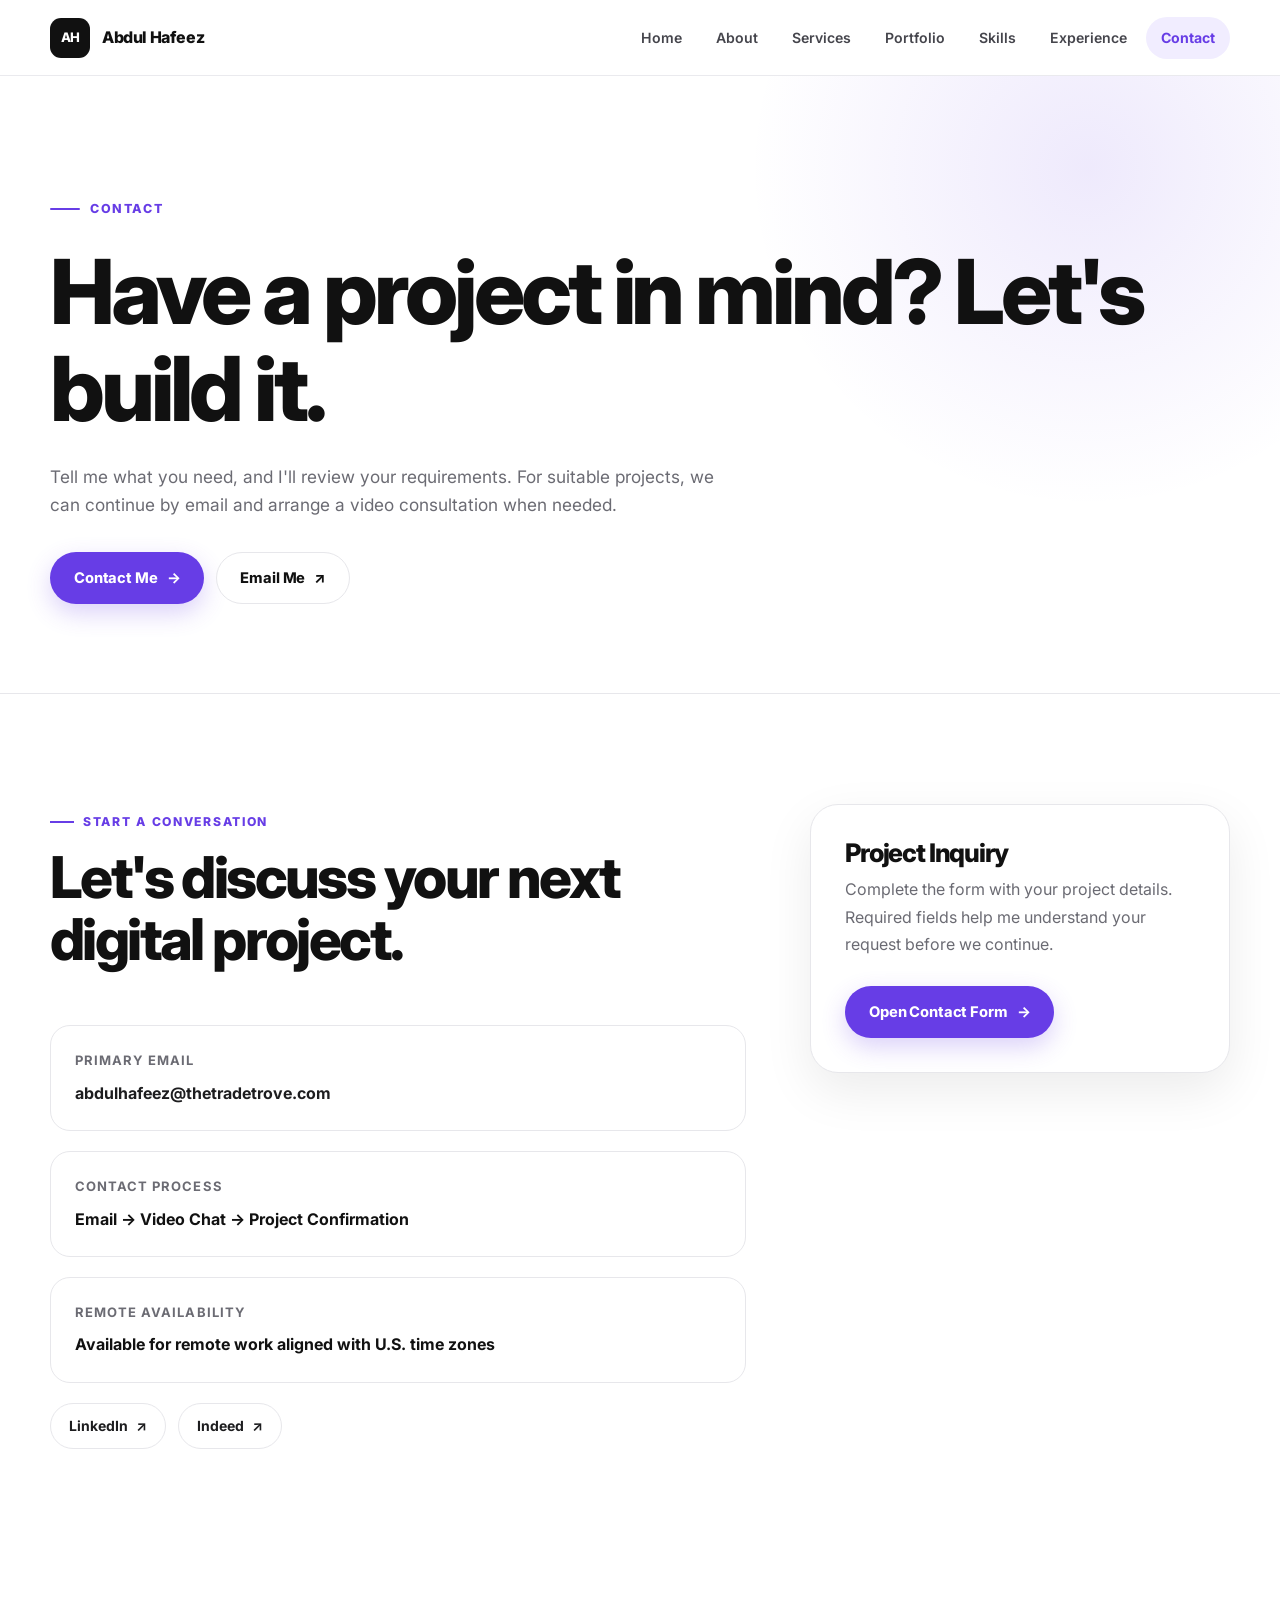
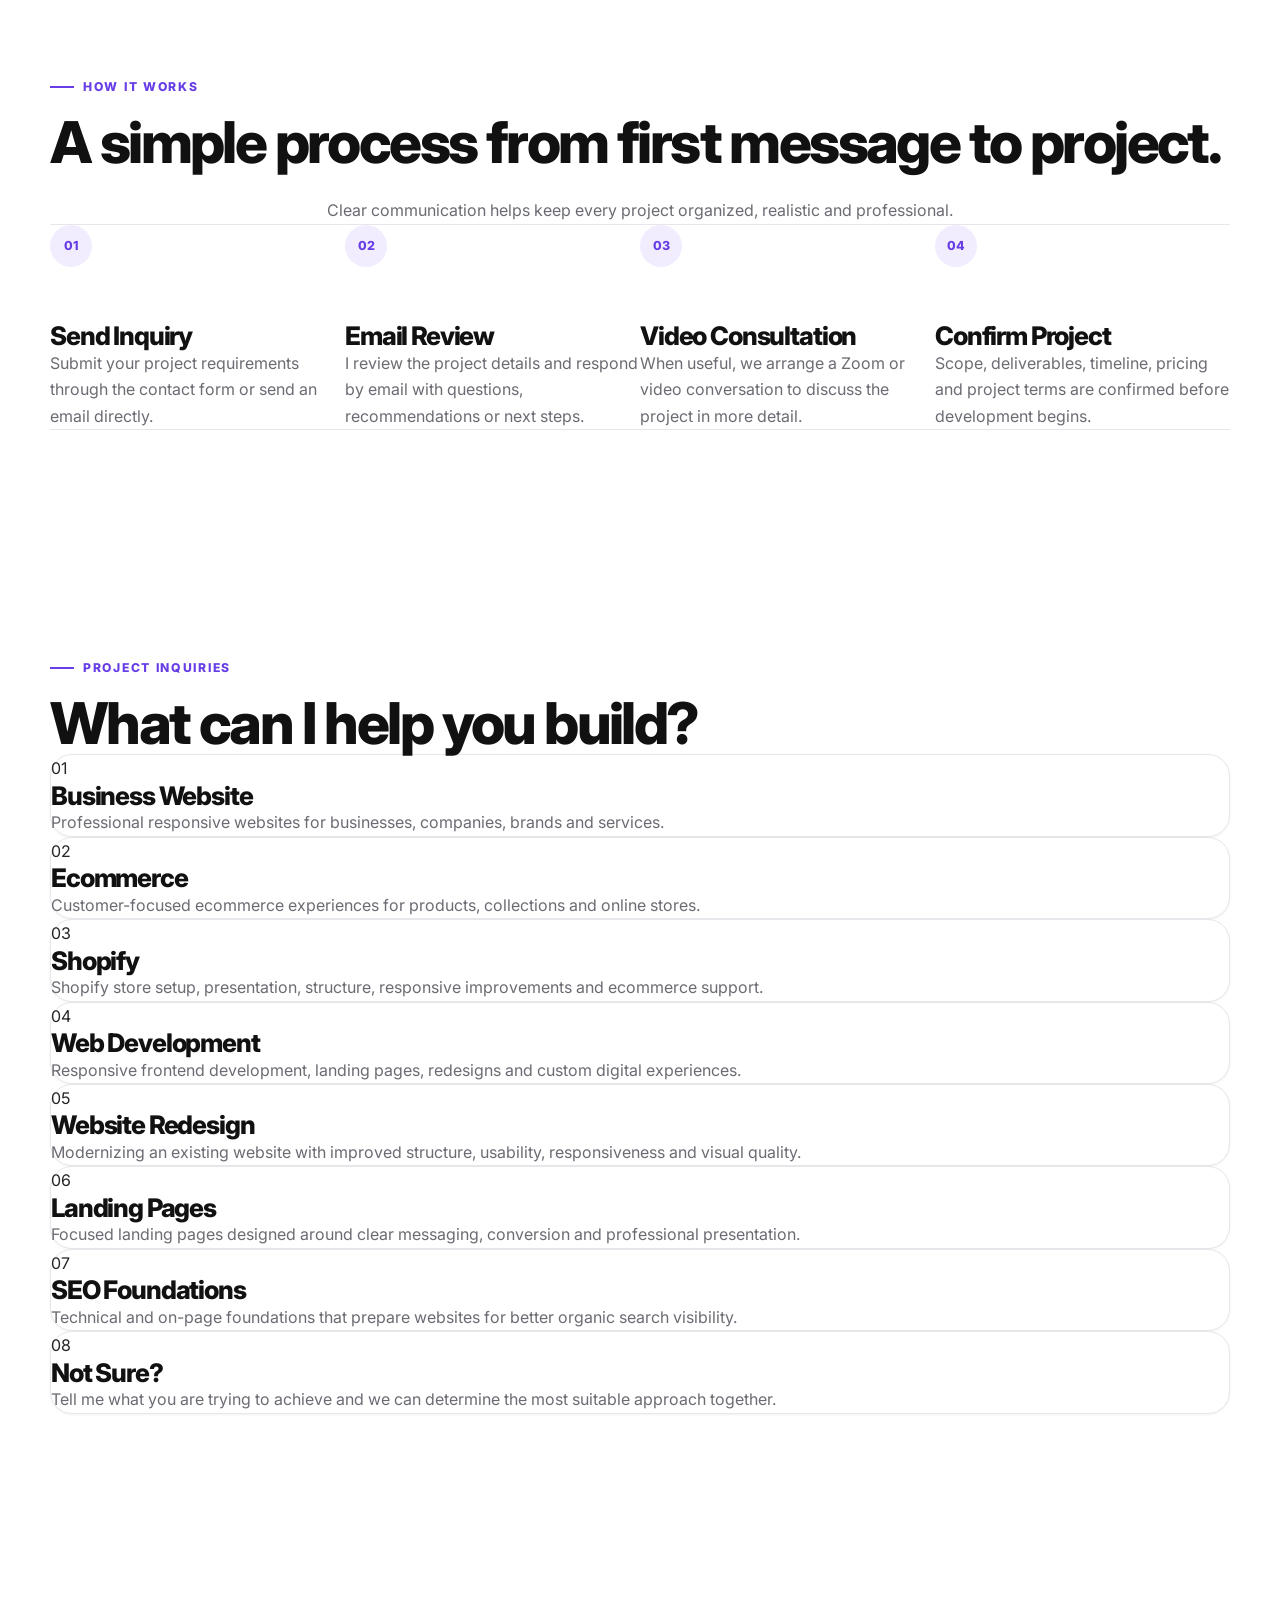
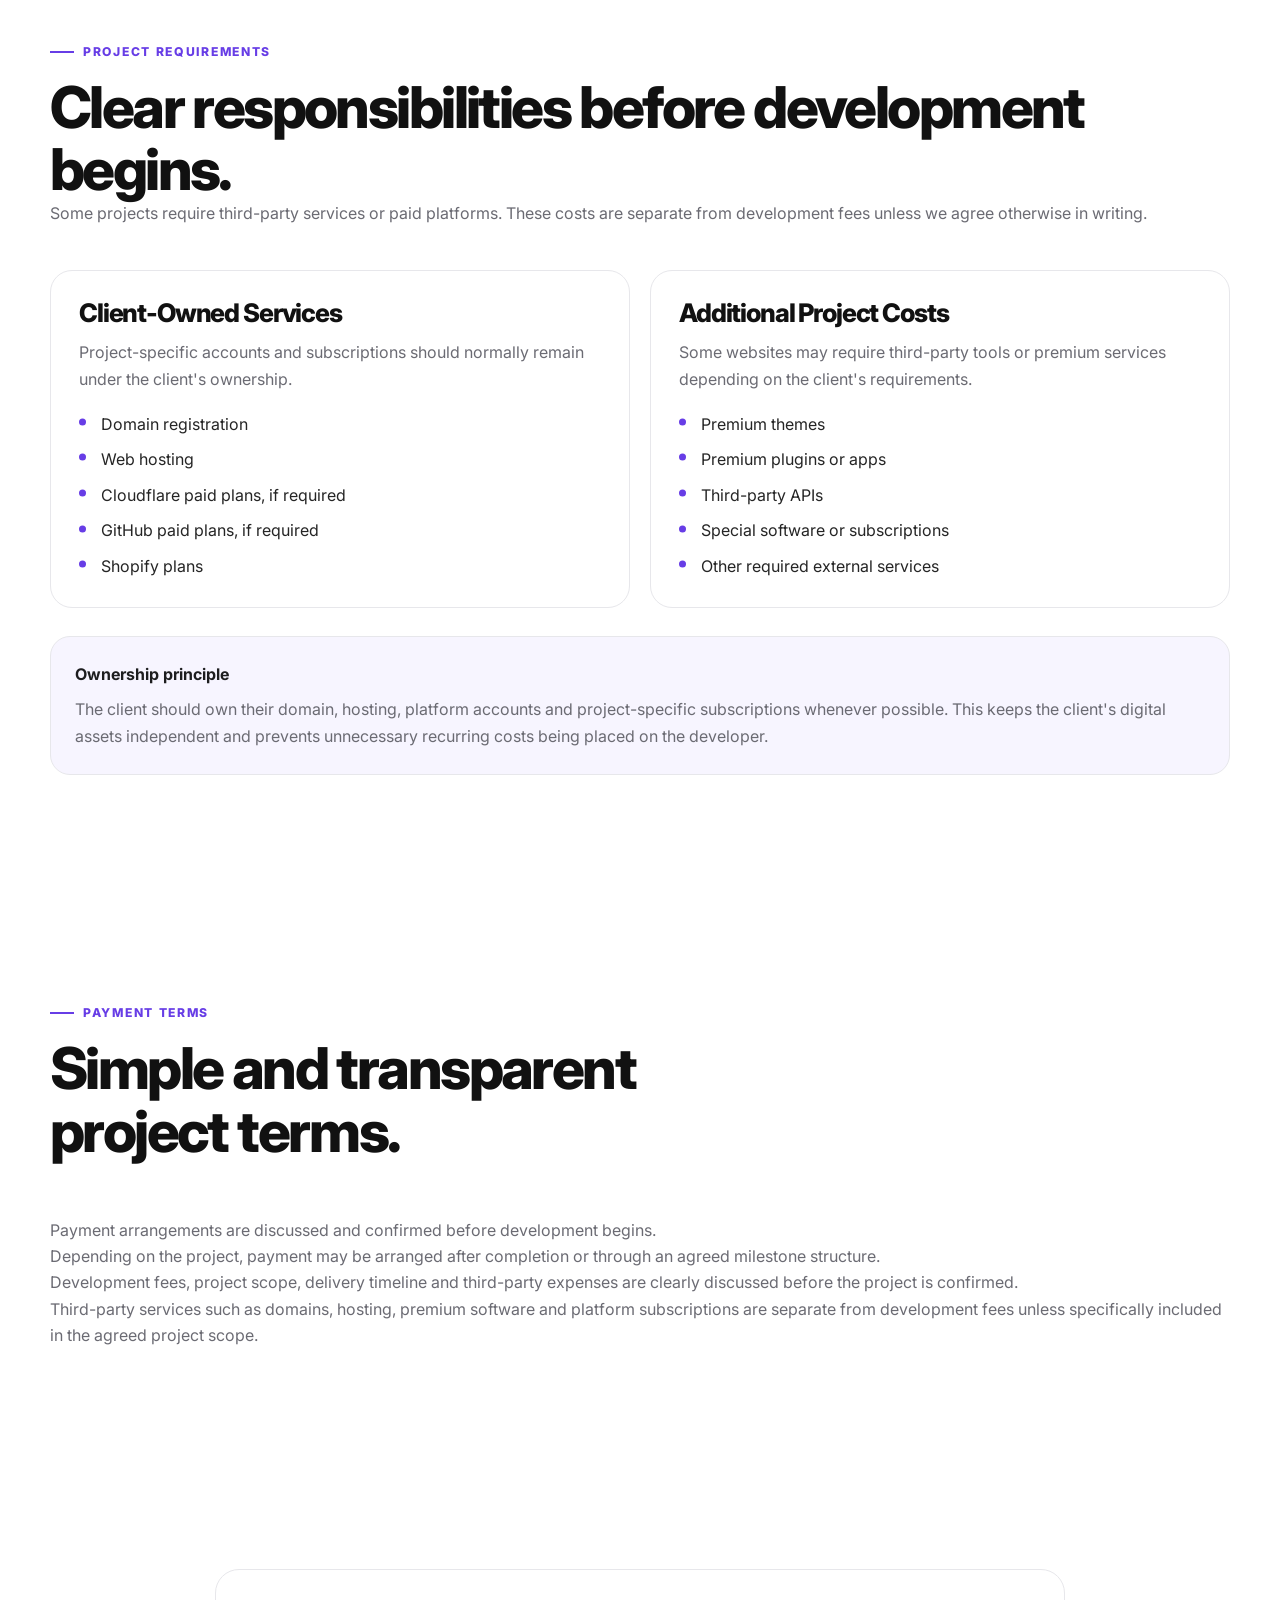
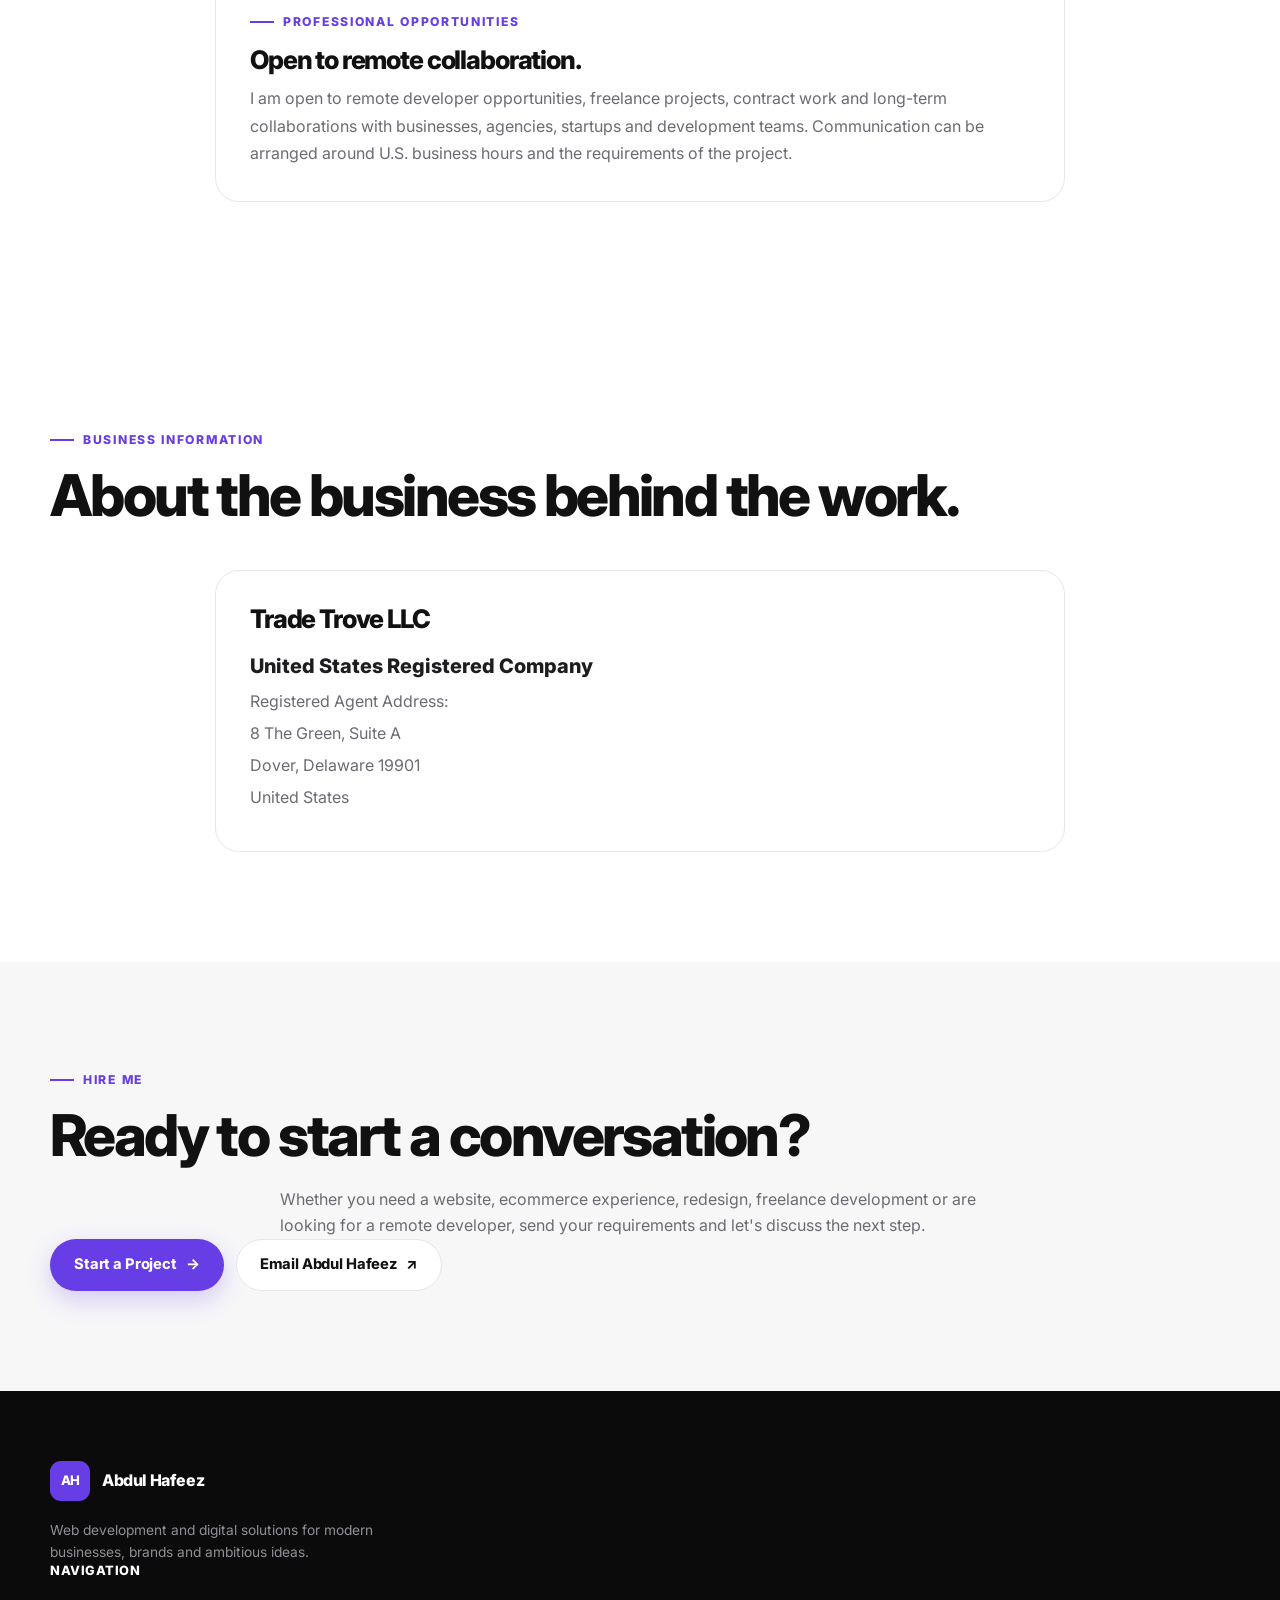
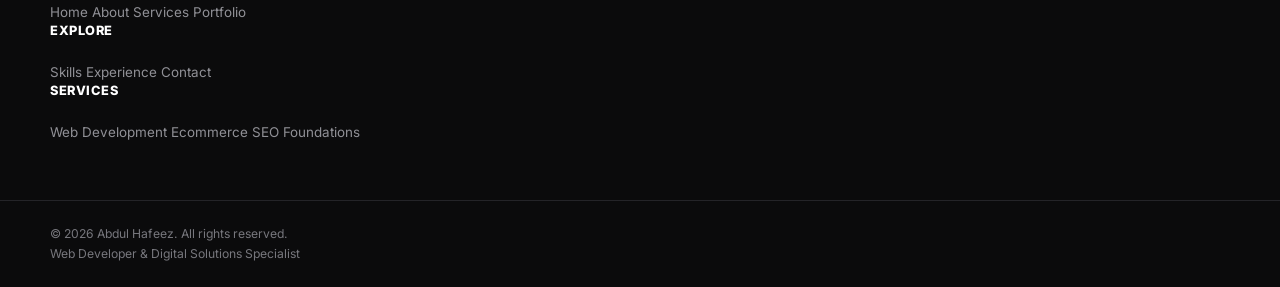
<file: contact.html>
<!doctype html>
<html lang="en">
<head>
  <meta charset="utf-8">
  <meta name="viewport" content="width=device-width, initial-scale=1">

  <title>Contact | Abdul Hafeez — Web Developer</title>

  <meta
    name="description"
    content="Contact Abdul Hafeez for professional web development, ecommerce, Shopify, responsive websites, SEO foundations, freelance projects and remote opportunities."
  >

  <meta
    name="keywords"
    content="Abdul Hafeez contact, web developer contact, freelance web developer, remote developer, Shopify developer, ecommerce developer, website development"
  >

  <meta name="author" content="Abdul Hafeez">
  <meta name="robots" content="index, follow">
  <link rel="canonical" href="https://abdulhafeez.thetradetrove.com/contact.html">

  <meta property="og:title" content="Contact | Abdul Hafeez">
  <meta
    property="og:description"
    content="Discuss a website project, freelance opportunity, remote position or digital collaboration with Abdul Hafeez."
  >
  <meta property="og:type" content="website">
  <meta property="og:url" content="https://abdulhafeez.thetradetrove.com/contact.html">

  <link rel="preconnect" href="https://fonts.googleapis.com">
  <link rel="preconnect" href="https://fonts.gstatic.com" crossorigin>

  <link
    href="https://fonts.googleapis.com/css2?family=Inter:wght@400;500;600;700;800;900&display=swap"
    rel="stylesheet"
  >

  <link rel="stylesheet" href="style.css">

  <style>
    /* =====================================================
       CONTACT PAGE
       ===================================================== */

    .contact-hero-actions{
      margin-top:32px;
    }

    .contact-layout{
      display:grid;
      grid-template-columns:minmax(0,1fr) minmax(320px,420px);
      gap:64px;
      align-items:start;
    }

    .contact-details{
      display:grid;
      gap:20px;
      margin-top:32px;
    }

    .contact-detail{
      padding:24px;
      border:1px solid var(--border);
      border-radius:20px;
      background:var(--white);
    }

    .contact-detail-label{
      display:block;
      margin-bottom:8px;
      color:var(--muted);
      font-size:13px;
      font-weight:700;
      letter-spacing:.08em;
      text-transform:uppercase;
    }

    .contact-detail a{
      color:var(--ink);
      font-weight:700;
      text-decoration:none;
      word-break:break-word;
    }

    .contact-detail a:hover{
      color:var(--purple);
    }

    .profile-links{
      display:flex;
      flex-wrap:wrap;
      gap:12px;
      margin-top:20px;
    }

    .profile-link{
      display:inline-flex;
      align-items:center;
      gap:8px;
      min-height:46px;
      padding:0 18px;
      border:1px solid var(--border);
      border-radius:999px;
      color:var(--ink);
      background:var(--white);
      font-size:14px;
      font-weight:700;
      text-decoration:none;
      transition:.2s ease;
    }

    .profile-link:hover{
      border-color:var(--purple);
      color:var(--purple);
      transform:translateY(-2px);
    }

    .contact-panel{
      padding:34px;
      border:1px solid var(--border);
      border-radius:28px;
      background:var(--white);
      box-shadow:0 18px 50px rgba(17,17,17,.08);
    }

    .contact-panel h3{
      margin:0 0 10px;
    }

    .contact-panel > p{
      margin:0 0 28px;
      color:var(--muted);
      line-height:1.7;
    }

    .contact-form{
      display:grid;
      gap:18px;
    }

    .form-row{
      display:grid;
      grid-template-columns:1fr 1fr;
      gap:16px;
    }

    .form-field{
      display:grid;
      gap:8px;
    }

    .form-field label{
      font-size:14px;
      font-weight:700;
      color:var(--ink);
    }

    .required{
      color:var(--purple);
    }

    .form-field input,
    .form-field select,
    .form-field textarea{
      width:100%;
      box-sizing:border-box;
      border:1px solid var(--border);
      border-radius:14px;
      padding:14px 15px;
      background:var(--white);
      color:var(--ink);
      font:inherit;
      outline:none;
      transition:.2s ease;
    }

    .form-field input,
    .form-field select{
      min-height:50px;
    }

    .form-field textarea{
      min-height:145px;
      resize:vertical;
    }

    .form-field input:focus,
    .form-field select:focus,
    .form-field textarea:focus{
      border-color:var(--purple);
      box-shadow:0 0 0 3px var(--purple-soft);
    }

    .form-note{
      margin:0;
      color:var(--muted);
      font-size:13px;
      line-height:1.6;
    }

    .form-success{
      display:none;
      padding:16px;
      border:1px solid var(--border);
      border-radius:14px;
      background:var(--purple-soft);
      color:var(--ink);
      font-size:14px;
      line-height:1.6;
    }

    .process-note{
      max-width:760px;
      margin:24px auto 0;
      text-align:center;
      color:var(--muted);
      line-height:1.7;
    }

    .requirements-grid{
      display:grid;
      grid-template-columns:repeat(2,minmax(0,1fr));
      gap:20px;
      margin-top:44px;
    }

    .requirement-card{
      padding:28px;
      border:1px solid var(--border);
      border-radius:22px;
      background:var(--white);
    }

    .requirement-card h3{
      margin:0 0 12px;
    }

    .requirement-card p{
      margin:0;
      color:var(--muted);
      line-height:1.7;
    }

    .requirement-list{
      display:grid;
      gap:10px;
      margin:18px 0 0;
      padding:0;
      list-style:none;
    }

    .requirement-list li{
      position:relative;
      padding-left:22px;
      color:var(--text);
      line-height:1.6;
    }

    .requirement-list li::before{
      content:"";
      position:absolute;
      left:0;
      top:.65em;
      width:7px;
      height:7px;
      border-radius:50%;
      background:var(--purple);
      transform:translateY(-50%);
    }

    .ownership-note{
      margin-top:28px;
      padding:24px;
      border:1px solid var(--border);
      border-radius:20px;
      background:var(--purple-light);
    }

    .ownership-note strong{
      display:block;
      margin-bottom:8px;
      color:var(--ink);
    }

    .ownership-note p{
      margin:0;
      color:var(--muted);
      line-height:1.7;
    }

    .business-card{
      max-width:850px;
      margin:44px auto 0;
      padding:34px;
      border:1px solid var(--border);
      border-radius:24px;
      background:var(--white);
    }

    .business-card h3{
      margin:0 0 16px;
    }

    .business-card p{
      margin:5px 0;
      color:var(--muted);
      line-height:1.7;
    }

    .business-name{
      color:var(--ink) !important;
      font-size:20px;
      font-weight:800;
    }

    .availability-box{
      max-width:850px;
      margin:0 auto;
      padding:34px;
      border:1px solid var(--border);
      border-radius:24px;
      background:var(--white);
    }

    .availability-box h3{
      margin:0 0 12px;
    }

    .availability-box p{
      margin:0;
      color:var(--muted);
      line-height:1.7;
    }

    .cta-support{
      max-width:720px;
      margin:20px auto 0;
    }

    /* =====================================================
       CONTACT MODAL
       ===================================================== */

    .contact-modal{
      position:fixed;
      inset:0;
      z-index:9999;
      display:none;
      align-items:center;
      justify-content:center;
      padding:24px;
      background:rgba(17,17,17,.62);
      backdrop-filter:blur(7px);
      overflow-y:auto;
    }

    .contact-modal.open{
      display:flex;
    }

    .contact-modal-box{
      position:relative;
      width:min(760px,100%);
      max-height:calc(100vh - 48px);
      overflow-y:auto;
      padding:36px;
      border:1px solid var(--border);
      border-radius:28px;
      background:var(--white);
      box-shadow:0 30px 80px rgba(0,0,0,.22);
    }

    .modal-close{
      position:absolute;
      top:18px;
      right:18px;
      width:42px;
      height:42px;
      border:1px solid var(--border);
      border-radius:50%;
      background:var(--white);
      color:var(--ink);
      font-size:22px;
      line-height:1;
      cursor:pointer;
    }

    .modal-close:hover{
      border-color:var(--purple);
      color:var(--purple);
    }

    .contact-modal-box h2{
      margin:0 48px 10px 0;
    }

    .contact-modal-box > p{
      margin:0 0 28px;
      color:var(--muted);
      line-height:1.7;
    }

    body.modal-open{
      overflow:hidden;
    }

    @media (max-width:900px){

      .contact-layout{
        grid-template-columns:1fr;
        gap:40px;
      }

      .requirements-grid{
        grid-template-columns:1fr;
      }

    }

    @media (max-width:640px){

      .form-row{
        grid-template-columns:1fr;
      }

      .contact-panel,
      .contact-modal-box,
      .business-card,
      .availability-box{
        padding:24px;
      }

      .contact-modal{
        padding:12px;
      }

      .contact-modal-box{
        max-height:calc(100vh - 24px);
      }

    }
  </style>
</head>

<body>

  <!-- =====================================================
       HEADER
       ===================================================== -->

  <header class="site-header">

    <div class="container header-inner">

      <a href="index.html" class="brand" aria-label="Abdul Hafeez Home">
        <span class="brand-mark">AH</span>
        <span class="brand-name">Abdul Hafeez</span>
      </a>

      <button
        class="nav-toggle"
        type="button"
        aria-label="Open navigation"
        aria-expanded="false"
      >
        <span></span>
        <span></span>
        <span></span>
      </button>

      <nav class="main-nav" aria-label="Main navigation">

        <a href="index.html">Home</a>
        <a href="about.html">About</a>
        <a href="services.html">Services</a>
        <a href="portfolio.html">Portfolio</a>
        <a href="skills.html">Skills</a>
        <a href="experience.html">Experience</a>
        <a href="contact.html" class="active">Contact</a>

      </nav>

    </div>

  </header>


  <main>

    <!-- =====================================================
         CONTACT HERO
         ===================================================== -->

    <section class="page-hero">

      <div class="container">

        <span class="hero-eyebrow">Contact</span>

        <h1>
          Have a project in mind?
          <span>Let's build it.</span>
        </h1>

        <p>
          Tell me what you need, and I'll review your requirements.
          For suitable projects, we can continue by email and arrange a
          video consultation when needed.
        </p>

        <div class="hero-actions contact-hero-actions">

          <button
            type="button"
            class="btn btn-primary open-contact"
          >
            Contact Me
            <span>→</span>
          </button>

          <a
            href="mailto:abdulhafeez@thetradetrove.com"
            class="btn btn-secondary"
          >
            Email Me
            <span>↗</span>
          </a>

        </div>

      </div>

    </section>


    <!-- =====================================================
         CONTACT INFORMATION
         ===================================================== -->

    <section class="section">

      <div class="container">

        <div class="contact-layout">

          <div>

            <div class="section-heading">

              <span class="section-label">Start a Conversation</span>

              <h2>
                Let's discuss your
                <span>next digital project.</span>
              </h2>

            </div>

            <div class="contact-details">

              <div class="contact-detail">

                <span class="contact-detail-label">
                  Primary Email
                </span>

                <a href="mailto:abdulhafeez@thetradetrove.com">
                  abdulhafeez@thetradetrove.com
                </a>

              </div>


              <div class="contact-detail">

                <span class="contact-detail-label">
                  Contact Process
                </span>

                <strong>
                  Email → Video Chat → Project Confirmation
                </strong>

              </div>


              <div class="contact-detail">

                <span class="contact-detail-label">
                  Remote Availability
                </span>

                <strong>
                  Available for remote work aligned with U.S. time zones
                </strong>

              </div>

            </div>


            <div class="profile-links">

              <a
                href="https://www.linkedin.com/in/abdul-hafeez-854a67441/?isSelfProfile=true"
                target="_blank"
                rel="noopener noreferrer"
                class="profile-link"
              >
                LinkedIn
                <span>↗</span>
              </a>

              <a
                href="https://profile.indeed.com/?hl=en_US&co=US&from=gnav-homepage"
                target="_blank"
                rel="noopener noreferrer"
                class="profile-link"
              >
                Indeed
                <span>↗</span>
              </a>

            </div>

          </div>


          <div class="contact-panel">

            <h3>Project Inquiry</h3>

            <p>
              Complete the form with your project details. Required fields
              help me understand your request before we continue.
            </p>

            <button
              type="button"
              class="btn btn-primary open-contact"
            >
              Open Contact Form
              <span>→</span>
            </button>

          </div>

        </div>

      </div>

    </section>


    <!-- =====================================================
         HOW IT WORKS
         ===================================================== -->

    <section class="section section-light">

      <div class="container">

        <div class="section-intro">

          <span class="section-label">How It Works</span>

          <h2>
            A simple process from
            <span>first message to project.</span>
          </h2>

          <p class="process-note">
            Clear communication helps keep every project organized,
            realistic and professional.
          </p>

        </div>


        <div class="process-grid">

          <article class="process-card">

            <span class="process-number">01</span>

            <h3>Send Inquiry</h3>

            <p>
              Submit your project requirements through the contact form
              or send an email directly.
            </p>

          </article>


          <article class="process-card">

            <span class="process-number">02</span>

            <h3>Email Review</h3>

            <p>
              I review the project details and respond by email with
              questions, recommendations or next steps.
            </p>

          </article>


          <article class="process-card">

            <span class="process-number">03</span>

            <h3>Video Consultation</h3>

            <p>
              When useful, we arrange a Zoom or video conversation to
              discuss the project in more detail.
            </p>

          </article>


          <article class="process-card">

            <span class="process-number">04</span>

            <h3>Confirm Project</h3>

            <p>
              Scope, deliverables, timeline, pricing and project terms
              are confirmed before development begins.
            </p>

          </article>

        </div>

      </div>

    </section>


    <!-- =====================================================
         SERVICES
         ===================================================== -->

    <section class="section">

      <div class="container">

        <div class="section-intro">

          <span class="section-label">Project Inquiries</span>

          <h2>
            What can I help you
            <span>build?</span>
          </h2>

        </div>


        <div class="cards-grid cards-grid-4">

          <article class="card">
            <div class="card-number">01</div>
            <h3>Business Website</h3>
            <p>
              Professional responsive websites for businesses,
              companies, brands and services.
            </p>
          </article>


          <article class="card">
            <div class="card-number">02</div>
            <h3>Ecommerce</h3>
            <p>
              Customer-focused ecommerce experiences for products,
              collections and online stores.
            </p>
          </article>


          <article class="card">
            <div class="card-number">03</div>
            <h3>Shopify</h3>
            <p>
              Shopify store setup, presentation, structure,
              responsive improvements and ecommerce support.
            </p>
          </article>


          <article class="card">
            <div class="card-number">04</div>
            <h3>Web Development</h3>
            <p>
              Responsive frontend development, landing pages,
              redesigns and custom digital experiences.
            </p>
          </article>

        </div>


        <div class="cards-grid cards-grid-4">

          <article class="card">
            <div class="card-number">05</div>
            <h3>Website Redesign</h3>
            <p>
              Modernizing an existing website with improved structure,
              usability, responsiveness and visual quality.
            </p>
          </article>


          <article class="card">
            <div class="card-number">06</div>
            <h3>Landing Pages</h3>
            <p>
              Focused landing pages designed around clear messaging,
              conversion and professional presentation.
            </p>
          </article>


          <article class="card">
            <div class="card-number">07</div>
            <h3>SEO Foundations</h3>
            <p>
              Technical and on-page foundations that prepare websites
              for better organic search visibility.
            </p>
          </article>


          <article class="card">
            <div class="card-number">08</div>
            <h3>Not Sure?</h3>
            <p>
              Tell me what you are trying to achieve and we can
              determine the most suitable approach together.
            </p>
          </article>

        </div>

      </div>

    </section>


    <!-- =====================================================
         PROJECT REQUIREMENTS & OWNERSHIP
         ===================================================== -->

    <section class="section section-light">

      <div class="container">

        <div class="section-intro">

          <span class="section-label">Project Requirements</span>

          <h2>
            Clear responsibilities
            <span>before development begins.</span>
          </h2>

          <p>
            Some projects require third-party services or paid platforms.
            These costs are separate from development fees unless we agree
            otherwise in writing.
          </p>

        </div>


        <div class="requirements-grid">

          <article class="requirement-card">

            <h3>Client-Owned Services</h3>

            <p>
              Project-specific accounts and subscriptions should normally
              remain under the client's ownership.
            </p>

            <ul class="requirement-list">

              <li>Domain registration</li>
              <li>Web hosting</li>
              <li>Cloudflare paid plans, if required</li>
              <li>GitHub paid plans, if required</li>
              <li>Shopify plans</li>

            </ul>

          </article>


          <article class="requirement-card">

            <h3>Additional Project Costs</h3>

            <p>
              Some websites may require third-party tools or premium
              services depending on the client's requirements.
            </p>

            <ul class="requirement-list">

              <li>Premium themes</li>
              <li>Premium plugins or apps</li>
              <li>Third-party APIs</li>
              <li>Special software or subscriptions</li>
              <li>Other required external services</li>

            </ul>

          </article>

        </div>


        <div class="ownership-note">

          <strong>
            Ownership principle
          </strong>

          <p>
            The client should own their domain, hosting, platform accounts
            and project-specific subscriptions whenever possible. This
            keeps the client's digital assets independent and prevents
            unnecessary recurring costs being placed on the developer.
          </p>

        </div>

      </div>

    </section>


    <!-- =====================================================
         PAYMENT TERMS
         ===================================================== -->

    <section class="section">

      <div class="container">

        <div class="two-column-section">

          <div class="section-heading">

            <span class="section-label">Payment Terms</span>

            <h2>
              Simple and transparent
              <span>project terms.</span>
            </h2>

          </div>


          <div class="section-copy">

            <p class="lead">
              Payment arrangements are discussed and confirmed before
              development begins.
            </p>

            <p>
              Depending on the project, payment may be arranged after
              completion or through an agreed milestone structure.
            </p>

            <p>
              Development fees, project scope, delivery timeline and
              third-party expenses are clearly discussed before the
              project is confirmed.
            </p>

            <p>
              Third-party services such as domains, hosting, premium
              software and platform subscriptions are separate from
              development fees unless specifically included in the
              agreed project scope.
            </p>

          </div>

        </div>

      </div>

    </section>


    <!-- =====================================================
         REMOTE OPPORTUNITIES
         ===================================================== -->

    <section class="section section-light">

      <div class="container">

        <div class="availability-box">

          <span class="section-label">
            Professional Opportunities
          </span>

          <h3>
            Open to remote collaboration.
          </h3>

          <p>
            I am open to remote developer opportunities, freelance
            projects, contract work and long-term collaborations with
            businesses, agencies, startups and development teams.
            Communication can be arranged around U.S. business hours
            and the requirements of the project.
          </p>

        </div>

      </div>

    </section>


    <!-- =====================================================
         TRADE TROVE
         ===================================================== -->

    <section class="section">

      <div class="container">

        <div class="section-intro">

          <span class="section-label">Business Information</span>

          <h2>
            About the business
            <span>behind the work.</span>
          </h2>

        </div>


        <div class="business-card">

          <h3>Trade Trove LLC</h3>

          <p class="business-name">
            United States Registered Company
          </p>

          <p>
            Registered Agent Address:
          </p>

          <p>
            8 The Green, Suite A
          </p>

          <p>
            Dover, Delaware 19901
          </p>

          <p>
            United States
          </p>

        </div>

      </div>

    </section>


    <!-- =====================================================
         FINAL CTA
         ===================================================== -->

    <section class="final-cta">

      <div class="container">

        <div class="final-cta-inner">

          <span class="section-label">
            Hire Me
          </span>

          <h2>
            Ready to start a
            <span>conversation?</span>
          </h2>

          <p class="cta-support">
            Whether you need a website, ecommerce experience, redesign,
            freelance development or are looking for a remote developer,
            send your requirements and let's discuss the next step.
          </p>

          <div class="hero-actions">

            <button
              type="button"
              class="btn btn-primary open-contact"
            >
              Start a Project
              <span>→</span>
            </button>

            <a
              href="mailto:abdulhafeez@thetradetrove.com"
              class="btn btn-secondary"
            >
              Email Abdul Hafeez
              <span>↗</span>
            </a>

          </div>

        </div>

      </div>

    </section>

  </main>


  <!-- =====================================================
       FOOTER
       ===================================================== -->

  <footer class="site-footer">

    <div class="container footer-main">

      <div class="footer-brand">

        <a href="index.html" class="brand">
          <span class="brand-mark">AH</span>
          <span class="brand-name">Abdul Hafeez</span>
        </a>

        <p>
          Web development and digital solutions for modern businesses,
          brands and ambitious ideas.
        </p>

      </div>


      <div class="footer-column">

        <h4>Navigation</h4>

        <a href="index.html">Home</a>
        <a href="about.html">About</a>
        <a href="services.html">Services</a>
        <a href="portfolio.html">Portfolio</a>

      </div>


      <div class="footer-column">

        <h4>Explore</h4>

        <a href="skills.html">Skills</a>
        <a href="experience.html">Experience</a>
        <a href="contact.html">Contact</a>

      </div>


      <div class="footer-column">

        <h4>Services</h4>

        <a href="services.html">Web Development</a>
        <a href="services.html">Ecommerce</a>
        <a href="services.html">SEO Foundations</a>

      </div>

    </div>


    <div class="footer-bottom">

      <div class="container">

        <p>
          © 2026 Abdul Hafeez. All rights reserved.
        </p>

        <p>
          Web Developer & Digital Solutions Specialist
        </p>

      </div>

    </div>

  </footer>


  <!-- =====================================================
       CONTACT FORM MODAL
       ===================================================== -->

  <div
    class="contact-modal"
    id="contactModal"
    aria-hidden="true"
  >

    <div
      class="contact-modal-box"
      role="dialog"
      aria-modal="true"
      aria-labelledby="contactModalTitle"
    >

      <button
        type="button"
        class="modal-close"
        id="modalClose"
        aria-label="Close contact form"
      >
        ×
      </button>


      <h2 id="contactModalTitle">
        Tell me about your project.
      </h2>

      <p>
        Complete the form below. Required information helps me understand
        your project and determine the best next step.
      </p>


      <form
        class="contact-form"
        id="contactForm"
        action="mailto:abdulhafeez@thetradetrove.com"
        method="post"
        enctype="text/plain"
      >

        <div class="form-row">

          <div class="form-field">

            <label for="firstName">
              First Name <span class="required">*</span>
            </label>

            <input
              type="text"
              id="firstName"
              name="First Name"
              autocomplete="given-name"
              required
            >

          </div>


          <div class="form-field">

            <label for="lastName">
              Last Name
            </label>

            <input
              type="text"
              id="lastName"
              name="Last Name"
              autocomplete="family-name"
            >

          </div>

        </div>


        <div class="form-row">

          <div class="form-field">

            <label for="countryCode">
              Country Code <span class="required">*</span>
            </label>

            <select
              id="countryCode"
              name="Country Code"
              required
            >

              <option value="">Select code</option>
              <option value="+1">United States / Canada (+1)</option>
              <option value="+44">United Kingdom (+44)</option>
              <option value="+61">Australia (+61)</option>
              <option value="+64">New Zealand (+64)</option>
              <option value="+49">Germany (+49)</option>
              <option value="+33">France (+33)</option>
              <option value="+39">Italy (+39)</option>
              <option value="+34">Spain (+34)</option>
              <option value="+31">Netherlands (+31)</option>
              <option value="+971">United Arab Emirates (+971)</option>
              <option value="+966">Saudi Arabia (+966)</option>
              <option value="+92">Pakistan (+92)</option>
              <option value="+91">India (+91)</option>
              <option value="+65">Singapore (+65)</option>
              <option value="+81">Japan (+81)</option>
              <option value="+82">South Korea (+82)</option>
              <option value="+86">China (+86)</option>
              <option value="+27">South Africa (+27)</option>
              <option value="+55">Brazil (+55)</option>
              <option value="+52">Mexico (+52)</option>
              <option value="+other">Other</option>

            </select>

          </div>


          <div class="form-field">

            <label for="phone">
              Phone Number <span class="required">*</span>
            </label>

            <input
              type="tel"
              id="phone"
              name="Phone Number"
              autocomplete="tel"
              placeholder="Phone number"
              required
            >

          </div>

        </div>


        <div class="form-field">

          <label for="email">
            Email Address <span class="required">*</span>
          </label>

          <input
            type="email"
            id="email"
            name="Email Address"
            autocomplete="email"
            placeholder="you@example.com"
            required
          >

        </div>


        <div class="form-field">

          <label for="inquiryType">
            Inquiry Type <span class="required">*</span>
          </label>

          <select
            id="inquiryType"
            name="Inquiry Type"
            required
          >

            <option value="">Select inquiry type</option>
            <option value="New Project">New Project</option>
            <option value="Website Redesign">Website Redesign</option>
            <option value="Ecommerce Project">Ecommerce Project</option>
            <option value="Freelance Work">Freelance Work</option>
            <option value="Remote Opportunity">Remote Opportunity</option>
            <option value="Contract Work">Contract Work</option>
            <option value="Business Collaboration">Business Collaboration</option>
            <option value="Other">Other</option>

          </select>

        </div>


        <div class="form-field">

          <label for="service">
            Service Needed <span class="required">*</span>
          </label>

          <select
            id="service"
            name="Service Needed"
            required
          >

            <option value="">Select a service</option>
            <option value="Business Website">Business Website</option>
            <option value="Ecommerce Website">Ecommerce Website</option>
            <option value="Shopify">Shopify</option>
            <option value="Website Redesign">Website Redesign</option>
            <option value="Landing Page">Landing Page</option>
            <option value="Responsive Web Development">Responsive Web Development</option>
            <option value="SEO Foundations">SEO Foundations</option>
            <option value="Website Maintenance">Website Maintenance</option>
            <option value="Custom Web Development">Custom Web Development</option>
            <option value="Not Sure">Not Sure</option>

          </select>

        </div>


        <div class="form-row">

          <div class="form-field">

            <label for="timeline">
              Project Timeline <span class="required">*</span>
            </label>

            <select
              id="timeline"
              name="Project Timeline"
              required
            >

              <option value="">Select timeline</option>
              <option value="ASAP">ASAP</option>
              <option value="1–2 Weeks">Within 1–2 Weeks</option>
              <option value="Within 1 Month">Within 1 Month</option>
              <option value="1–3 Months">1–3 Months</option>
              <option value="Flexible">Flexible / Not Decided</option>

            </select>

          </div>


          <div class="form-field">

            <label for="budget">
              Budget Range
            </label>

            <select
              id="budget"
              name="Budget Range"
            >

              <option value="">Select budget</option>
              <option value="Under $100">Under $100</option>
              <option value="$100–$249">$100–$249</option>
              <option value="$250–$499">$250–$499</option>
              <option value="$500+">$500+</option>
              <option value="Not Sure">Not Sure — Need a Quote</option>

            </select>

          </div>

        </div>


        <div class="form-field">

          <label for="contactMethod">
            Preferred Contact Method <span class="required">*</span>
          </label>

          <select
            id="contactMethod"
            name="Preferred Contact Method"
            required
          >

            <option value="">Select contact method</option>
            <option value="Email">Email</option>
            <option value="Zoom / Video Chat">Zoom / Video Chat</option>
            <option value="Email First, Then Video Chat">
              Email First, Then Video Chat
            </option>

          </select>

        </div>


        <div class="form-field">

          <label for="message">
            Message / Project Details <span class="required">*</span>
          </label>

          <textarea
            id="message"
            name="Message / Project Details"
            placeholder="Tell me about your business, website, goals, features you need and any important requirements."
            required
          ></textarea>

        </div>


        <p class="form-note">
          By submitting this inquiry, you understand that project scope,
          pricing, timeline, payment terms and third-party costs will be
          discussed and confirmed before development begins.
        </p>


        <button
          type="submit"
          class="btn btn-primary"
        >
          Send Project Inquiry
          <span>→</span>
        </button>


        <div
          class="form-success"
          id="formSuccess"
          role="status"
        >
          Your email application should open with the inquiry details.
          Please review the message and send it to
          abdulhafeez@thetradetrove.com.
        </div>

      </form>

    </div>

  </div>


  <!-- =====================================================
       MOBILE NAVIGATION + MODAL
       ===================================================== -->

  <script>

    /* Mobile Navigation */

    const navToggle = document.querySelector(".nav-toggle");
    const mainNav = document.querySelector(".main-nav");

    if (navToggle && mainNav) {

      navToggle.addEventListener("click", () => {

        const isOpen = mainNav.classList.toggle("open");

        navToggle.setAttribute(
          "aria-expanded",
          isOpen ? "true" : "false"
        );

        navToggle.setAttribute(
          "aria-label",
          isOpen ? "Close navigation" : "Open navigation"
        );

      });


      mainNav.querySelectorAll("a").forEach(link => {

        link.addEventListener("click", () => {

          mainNav.classList.remove("open");

          navToggle.setAttribute(
            "aria-expanded",
            "false"
          );

          navToggle.setAttribute(
            "aria-label",
            "Open navigation"
          );

        });

      });

    }


    /* Contact Modal */

    const contactModal = document.getElementById("contactModal");
    const modalClose = document.getElementById("modalClose");
    const openContactButtons = document.querySelectorAll(".open-contact");


    function openContactModal(){

      if (!contactModal) return;

      contactModal.classList.add("open");
      contactModal.setAttribute("aria-hidden", "false");

      document.body.classList.add("modal-open");

      const firstField = document.getElementById("firstName");

      if (firstField) {
        setTimeout(() => firstField.focus(), 100);
      }

    }


    function closeContactModal(){

      if (!contactModal) return;

      contactModal.classList.remove("open");
      contactModal.setAttribute("aria-hidden", "true");

      document.body.classList.remove("modal-open");

    }


    openContactButtons.forEach(button => {

      button.addEventListener(
        "click",
        openContactModal
      );

    });


    if (modalClose) {

      modalClose.addEventListener(
        "click",
        closeContactModal
      );

    }


    if (contactModal) {

      contactModal.addEventListener("click", event => {

        if (event.target === contactModal) {
          closeContactModal();
        }

      });

    }


    document.addEventListener("keydown", event => {

      if (
        event.key === "Escape" &&
        contactModal &&
        contactModal.classList.contains("open")
      ) {

        closeContactModal();

      }

    });


    /* Form Message */

    const contactForm = document.getElementById("contactForm");
    const formSuccess = document.getElementById("formSuccess");

    if (contactForm && formSuccess) {

      contactForm.addEventListener("submit", () => {

        formSuccess.style.display = "block";

      });

    }

  </script>

</body>
</html>
</file>
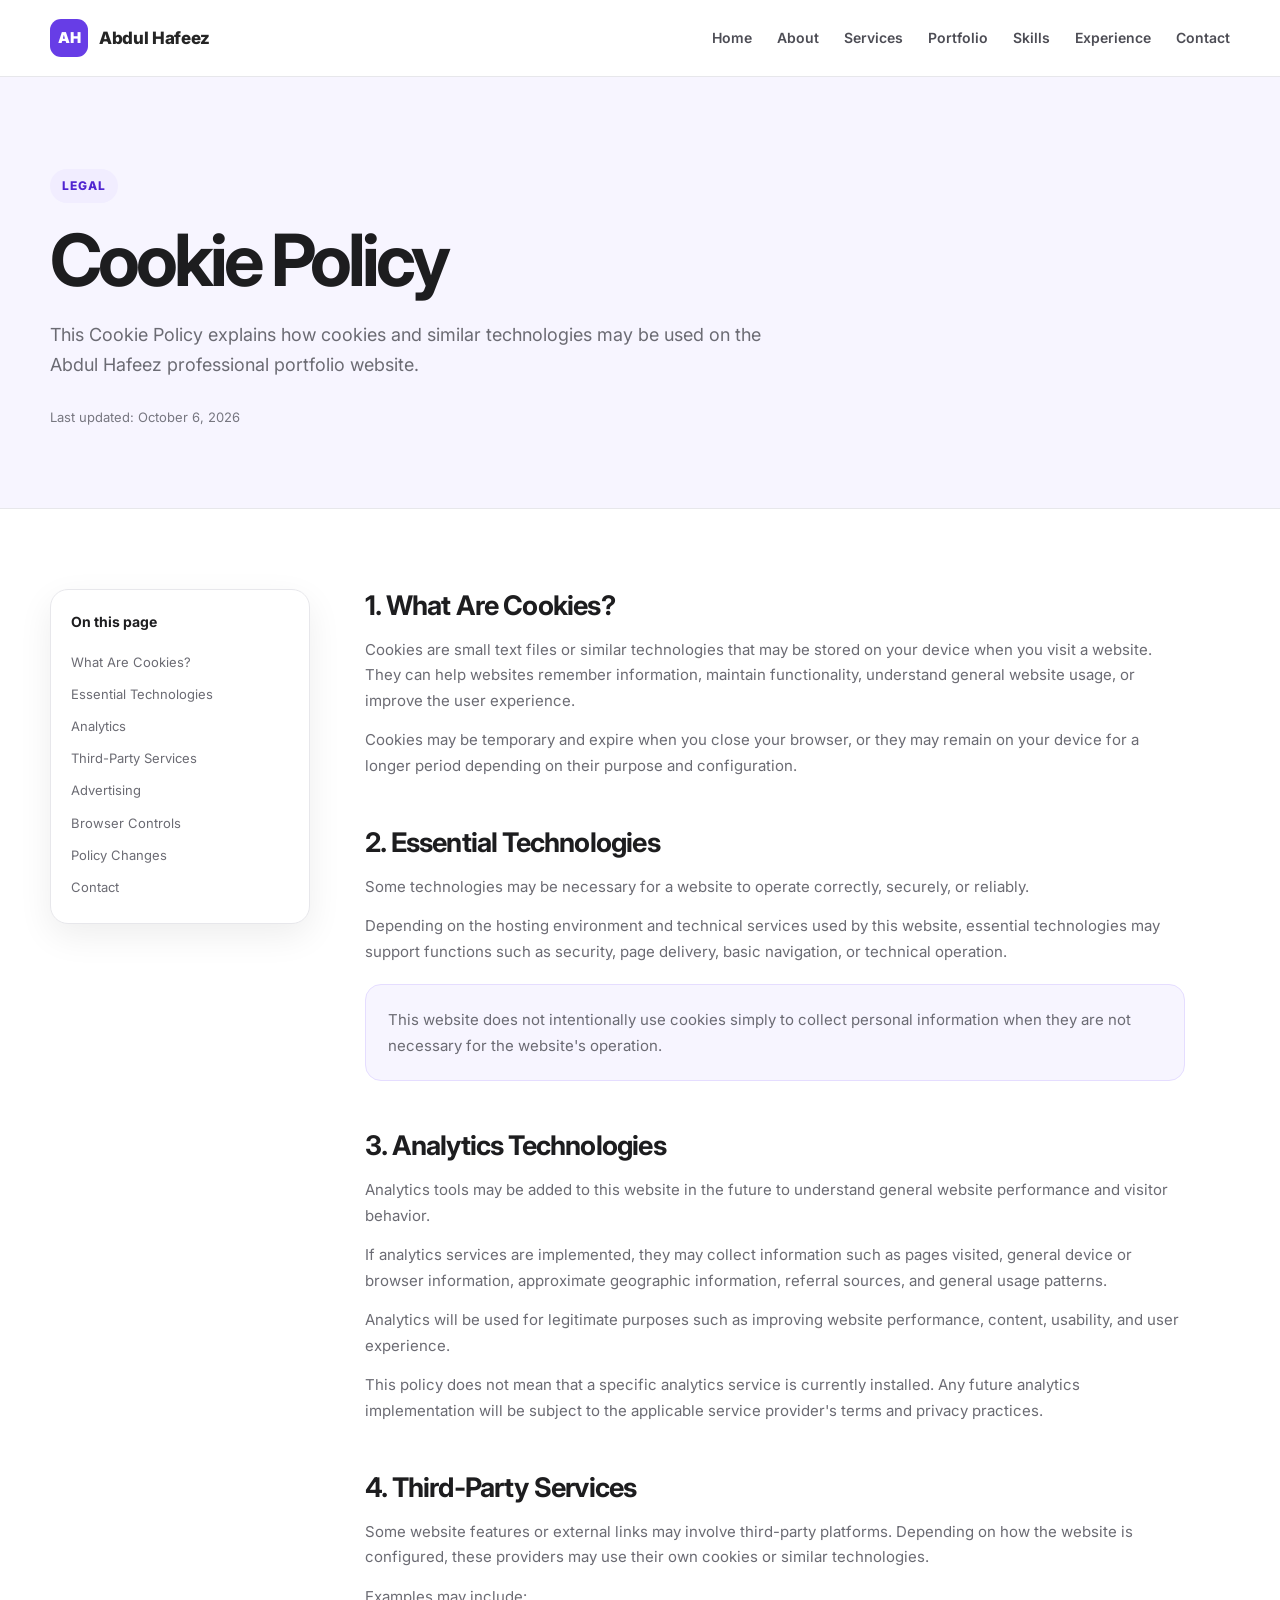
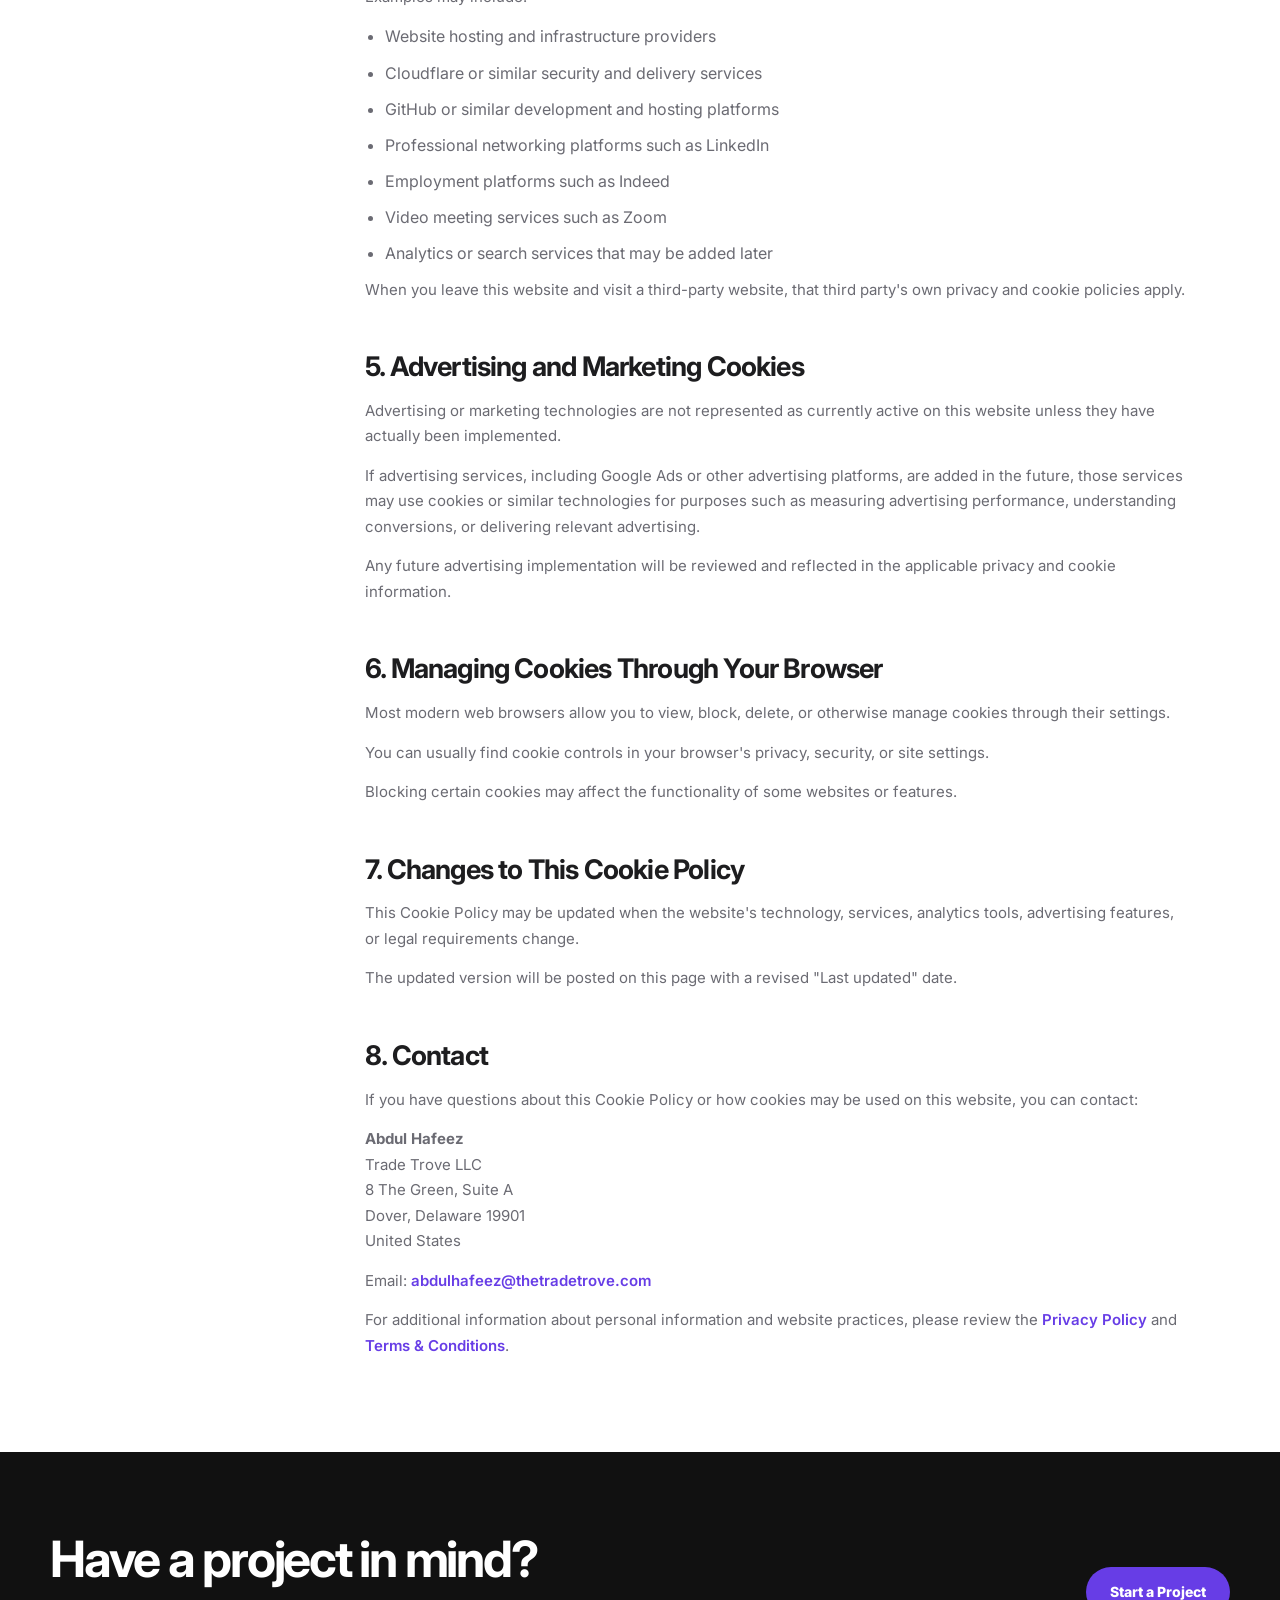
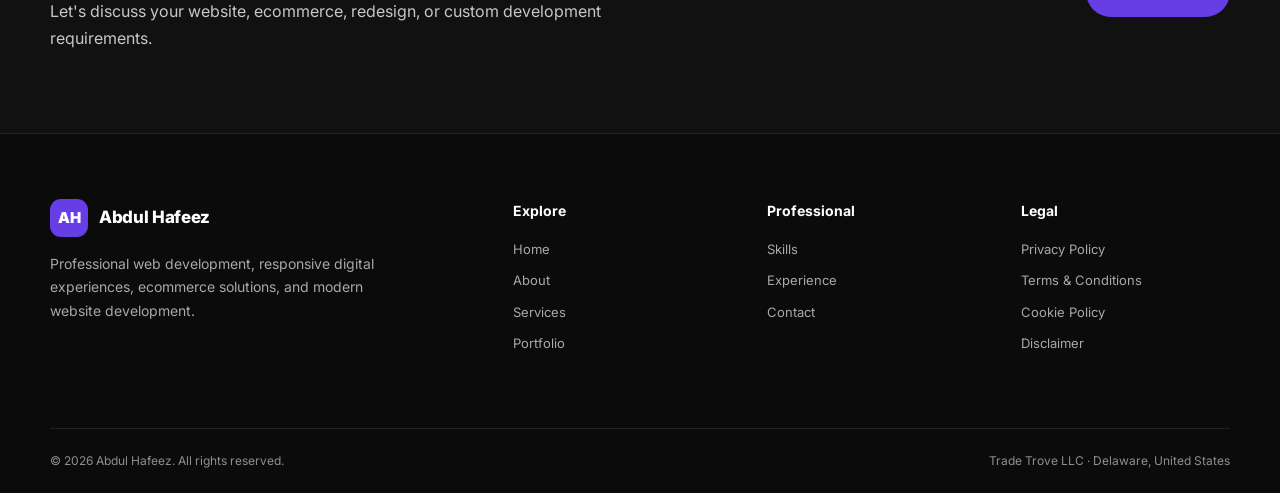
<file: cookies.html>
<!doctype html>
<html lang="en">
<head>
  <meta charset="utf-8">
  <meta name="viewport" content="width=device-width, initial-scale=1">

  <title>Cookie Policy | Abdul Hafeez — Web Developer</title>

  <meta name="description"
        content="Cookie Policy for Abdul Hafeez's professional web development portfolio, explaining essential cookies, analytics technologies, third-party services, and cookie controls.">

  <meta name="robots" content="index, follow">
  <link rel="canonical" href="https://abdulhafeez.thetradetrove.com/cookies.html">

  <link rel="preconnect" href="https://fonts.googleapis.com">
  <link rel="preconnect" href="https://fonts.gstatic.com" crossorigin>
  <link href="https://fonts.googleapis.com/css2?family=Inter:wght@400;500;600;700;800;900&display=swap" rel="stylesheet">

  <style>
    :root{
      --white:#ffffff;
      --black:#111111;
      --ink:#1d1d1f;
      --text:#252525;
      --muted:#6b6b73;
      --purple:#673de6;
      --purple-dark:#5025d1;
      --purple-soft:#f1edff;
      --purple-light:#f7f5ff;
      --light:#f7f7f8;
      --border:#e7e7eb;
      --shadow:0 12px 35px rgba(17,17,17,.07);
      --radius:20px;
      --max:1180px;
    }

    *{
      box-sizing:border-box;
      margin:0;
      padding:0;
    }

    html{
      scroll-behavior:smooth;
    }

    body{
      font-family:"Inter",sans-serif;
      color:var(--text);
      background:var(--white);
      line-height:1.7;
    }

    a{
      color:inherit;
      text-decoration:none;
    }

    img{
      max-width:100%;
      display:block;
    }

    .container{
      width:min(var(--max),calc(100% - 40px));
      margin:auto;
    }

    /* HEADER */
    .site-header{
      position:sticky;
      top:0;
      z-index:1000;
      background:rgba(255,255,255,.94);
      backdrop-filter:blur(14px);
      border-bottom:1px solid var(--border);
    }

    .header-inner{
      min-height:76px;
      display:flex;
      align-items:center;
      justify-content:space-between;
      gap:30px;
    }

    .brand{
      display:flex;
      align-items:center;
      gap:11px;
      font-weight:800;
      white-space:nowrap;
    }

    .brand-mark{
      width:38px;
      height:38px;
      display:grid;
      place-items:center;
      border-radius:11px;
      background:var(--purple);
      color:var(--white);
      font-size:15px;
      font-weight:900;
    }

    .brand-name{
      font-size:17px;
      letter-spacing:-.02em;
    }

    .main-nav{
      display:flex;
      align-items:center;
      gap:25px;
    }

    .main-nav a{
      font-size:14px;
      font-weight:600;
      color:#4d4d55;
      transition:.2s ease;
    }

    .main-nav a:hover{
      color:var(--purple);
    }

    .nav-toggle{
      display:none;
      border:0;
      background:transparent;
      font-size:26px;
      cursor:pointer;
    }

    /* HERO */
    .page-hero{
      background:var(--purple-light);
      border-bottom:1px solid var(--border);
      padding:92px 0 80px;
    }

    .section-label{
      display:inline-flex;
      align-items:center;
      gap:8px;
      padding:7px 12px;
      border-radius:999px;
      background:var(--purple-soft);
      color:var(--purple-dark);
      font-size:12px;
      font-weight:800;
      text-transform:uppercase;
      letter-spacing:.08em;
      margin-bottom:20px;
    }

    .page-hero h1{
      max-width:850px;
      color:var(--ink);
      font-size:clamp(42px,6vw,72px);
      line-height:1.03;
      letter-spacing:-.055em;
      margin-bottom:22px;
    }

    .page-hero p{
      max-width:760px;
      color:var(--muted);
      font-size:18px;
    }

    .last-updated{
      margin-top:25px;
      font-size:13px;
      color:#777780;
    }

    /* LEGAL CONTENT */
    .legal-section{
      padding:80px 0;
    }

    .legal-layout{
      display:grid;
      grid-template-columns:260px 1fr;
      gap:55px;
      align-items:start;
    }

    .legal-sidebar{
      position:sticky;
      top:105px;
      border:1px solid var(--border);
      border-radius:18px;
      padding:20px;
      background:var(--white);
      box-shadow:var(--shadow);
    }

    .legal-sidebar strong{
      display:block;
      margin-bottom:12px;
      font-size:14px;
      color:var(--ink);
    }

    .legal-sidebar a{
      display:block;
      padding:7px 0;
      color:var(--muted);
      font-size:13px;
      line-height:1.4;
    }

    .legal-sidebar a:hover{
      color:var(--purple);
    }

    .legal-content{
      max-width:820px;
    }

    .legal-block{
      margin-bottom:48px;
      scroll-margin-top:110px;
    }

    .legal-block:last-child{
      margin-bottom:0;
    }

    .legal-block h2{
      color:var(--ink);
      font-size:27px;
      line-height:1.25;
      letter-spacing:-.03em;
      margin-bottom:14px;
    }

    .legal-block p{
      color:var(--muted);
      font-size:15px;
      margin-bottom:14px;
    }

    .legal-block ul{
      margin:14px 0 0 20px;
      color:var(--muted);
    }

    .legal-block li{
      margin-bottom:9px;
    }

    .legal-block a{
      color:var(--purple);
      font-weight:600;
    }

    .legal-note{
      padding:22px;
      background:var(--purple-light);
      border:1px solid #e5ddff;
      border-radius:16px;
      margin-top:20px;
    }

    .legal-note p{
      margin:0;
    }

    /* CTA */
    .final-cta{
      padding:80px 0;
      background:var(--black);
      color:var(--white);
    }

    .final-cta-inner{
      display:flex;
      align-items:center;
      justify-content:space-between;
      gap:40px;
    }

    .final-cta h2{
      font-size:clamp(32px,4vw,50px);
      line-height:1.08;
      letter-spacing:-.045em;
      margin-bottom:12px;
    }

    .final-cta p{
      color:#c7c7ca;
      max-width:650px;
    }

    .btn{
      display:inline-flex;
      align-items:center;
      justify-content:center;
      min-height:50px;
      padding:0 23px;
      border-radius:999px;
      font-size:14px;
      font-weight:800;
      border:1px solid transparent;
      transition:.2s ease;
      white-space:nowrap;
    }

    .btn-primary{
      background:var(--purple);
      color:var(--white);
    }

    .btn-primary:hover{
      background:var(--purple-dark);
      transform:translateY(-1px);
    }

    /* FOOTER */
    .site-footer{
      background:#0b0b0c;
      color:var(--white);
      border-top:1px solid #222;
    }

    .footer-main{
      padding:65px 0;
      display:grid;
      grid-template-columns:2fr 1fr 1fr 1fr;
      gap:45px;
    }

    .footer-brand p{
      max-width:350px;
      color:#a8a8ad;
      margin-top:15px;
      font-size:14px;
    }

    .footer-column h3{
      font-size:14px;
      margin-bottom:16px;
    }

    .footer-column a{
      display:block;
      color:#a8a8ad;
      font-size:13px;
      margin-bottom:9px;
    }

    .footer-column a:hover{
      color:var(--white);
    }

    .footer-bottom{
      border-top:1px solid #222;
      padding:22px 0;
      display:flex;
      align-items:center;
      justify-content:space-between;
      gap:20px;
      color:#8e8e94;
      font-size:12px;
    }

    /* RESPONSIVE */
    @media(max-width:900px){

      .main-nav{
        display:none;
        position:absolute;
        left:20px;
        right:20px;
        top:76px;
        padding:20px;
        background:var(--white);
        border:1px solid var(--border);
        border-radius:16px;
        box-shadow:var(--shadow);
        flex-direction:column;
        align-items:flex-start;
        gap:15px;
      }

      .main-nav.active{
        display:flex;
      }

      .nav-toggle{
        display:block;
      }

      .legal-layout{
        grid-template-columns:1fr;
      }

      .legal-sidebar{
        position:static;
      }

      .footer-main{
        grid-template-columns:1fr 1fr;
      }

      .final-cta-inner{
        flex-direction:column;
        align-items:flex-start;
      }
    }

    @media(max-width:600px){

      .container{
        width:min(var(--max),calc(100% - 28px));
      }

      .header-inner{
        min-height:68px;
      }

      .page-hero{
        padding:65px 0 55px;
      }

      .page-hero h1{
        font-size:43px;
      }

      .page-hero p{
        font-size:16px;
      }

      .legal-section{
        padding:55px 0;
      }

      .legal-block h2{
        font-size:23px;
      }

      .footer-main{
        grid-template-columns:1fr;
        padding:50px 0;
      }

      .footer-bottom{
        flex-direction:column;
        align-items:flex-start;
      }
    }
  </style>
</head>

<body>

<header class="site-header">
  <div class="container header-inner">

    <a href="index.html" class="brand">
      <span class="brand-mark">AH</span>
      <span class="brand-name">Abdul Hafeez</span>
    </a>

    <button class="nav-toggle" aria-label="Open navigation" aria-expanded="false">
      ☰
    </button>

    <nav class="main-nav">
      <a href="index.html">Home</a>
      <a href="about.html">About</a>
      <a href="services.html">Services</a>
      <a href="portfolio.html">Portfolio</a>
      <a href="skills.html">Skills</a>
      <a href="experience.html">Experience</a>
      <a href="contact.html">Contact</a>
    </nav>

  </div>
</header>


<main>

  <!-- HERO -->
  <section class="page-hero">
    <div class="container">

      <span class="section-label">Legal</span>

      <h1>Cookie Policy</h1>

      <p>
        This Cookie Policy explains how cookies and similar technologies
        may be used on the Abdul Hafeez professional portfolio website.
      </p>

      <div class="last-updated">
        Last updated: October 6, 2026
      </div>

    </div>
  </section>


  <!-- CONTENT -->
  <section class="legal-section">

    <div class="container legal-layout">

      <aside class="legal-sidebar">
        <strong>On this page</strong>

        <a href="#what-are-cookies">What Are Cookies?</a>
        <a href="#essential">Essential Technologies</a>
        <a href="#analytics">Analytics</a>
        <a href="#third-party">Third-Party Services</a>
        <a href="#advertising">Advertising</a>
        <a href="#browser-controls">Browser Controls</a>
        <a href="#changes">Policy Changes</a>
        <a href="#contact">Contact</a>
      </aside>


      <div class="legal-content">

        <section class="legal-block" id="what-are-cookies">
          <h2>1. What Are Cookies?</h2>

          <p>
            Cookies are small text files or similar technologies that may
            be stored on your device when you visit a website. They can
            help websites remember information, maintain functionality,
            understand general website usage, or improve the user experience.
          </p>

          <p>
            Cookies may be temporary and expire when you close your browser,
            or they may remain on your device for a longer period depending
            on their purpose and configuration.
          </p>
        </section>


        <section class="legal-block" id="essential">
          <h2>2. Essential Technologies</h2>

          <p>
            Some technologies may be necessary for a website to operate
            correctly, securely, or reliably.
          </p>

          <p>
            Depending on the hosting environment and technical services used
            by this website, essential technologies may support functions
            such as security, page delivery, basic navigation, or technical
            operation.
          </p>

          <div class="legal-note">
            <p>
              This website does not intentionally use cookies simply to
              collect personal information when they are not necessary for
              the website's operation.
            </p>
          </div>
        </section>


        <section class="legal-block" id="analytics">
          <h2>3. Analytics Technologies</h2>

          <p>
            Analytics tools may be added to this website in the future to
            understand general website performance and visitor behavior.
          </p>

          <p>
            If analytics services are implemented, they may collect
            information such as pages visited, general device or browser
            information, approximate geographic information, referral
            sources, and general usage patterns.
          </p>

          <p>
            Analytics will be used for legitimate purposes such as improving
            website performance, content, usability, and user experience.
          </p>

          <p>
            This policy does not mean that a specific analytics service is
            currently installed. Any future analytics implementation will be
            subject to the applicable service provider's terms and privacy
            practices.
          </p>
        </section>


        <section class="legal-block" id="third-party">
          <h2>4. Third-Party Services</h2>

          <p>
            Some website features or external links may involve third-party
            platforms. Depending on how the website is configured, these
            providers may use their own cookies or similar technologies.
          </p>

          <p>Examples may include:</p>

          <ul>
            <li>Website hosting and infrastructure providers</li>
            <li>Cloudflare or similar security and delivery services</li>
            <li>GitHub or similar development and hosting platforms</li>
            <li>Professional networking platforms such as LinkedIn</li>
            <li>Employment platforms such as Indeed</li>
            <li>Video meeting services such as Zoom</li>
            <li>Analytics or search services that may be added later</li>
          </ul>

          <p>
            When you leave this website and visit a third-party website,
            that third party's own privacy and cookie policies apply.
          </p>
        </section>


        <section class="legal-block" id="advertising">
          <h2>5. Advertising and Marketing Cookies</h2>

          <p>
            Advertising or marketing technologies are not represented as
            currently active on this website unless they have actually been
            implemented.
          </p>

          <p>
            If advertising services, including Google Ads or other
            advertising platforms, are added in the future, those services
            may use cookies or similar technologies for purposes such as
            measuring advertising performance, understanding conversions,
            or delivering relevant advertising.
          </p>

          <p>
            Any future advertising implementation will be reviewed and
            reflected in the applicable privacy and cookie information.
          </p>
        </section>


        <section class="legal-block" id="browser-controls">
          <h2>6. Managing Cookies Through Your Browser</h2>

          <p>
            Most modern web browsers allow you to view, block, delete, or
            otherwise manage cookies through their settings.
          </p>

          <p>
            You can usually find cookie controls in your browser's privacy,
            security, or site settings.
          </p>

          <p>
            Blocking certain cookies may affect the functionality of some
            websites or features.
          </p>
        </section>


        <section class="legal-block" id="changes">
          <h2>7. Changes to This Cookie Policy</h2>

          <p>
            This Cookie Policy may be updated when the website's technology,
            services, analytics tools, advertising features, or legal
            requirements change.
          </p>

          <p>
            The updated version will be posted on this page with a revised
            "Last updated" date.
          </p>
        </section>


        <section class="legal-block" id="contact">
          <h2>8. Contact</h2>

          <p>
            If you have questions about this Cookie Policy or how cookies
            may be used on this website, you can contact:
          </p>

          <p>
            <strong>Abdul Hafeez</strong><br>
            Trade Trove LLC<br>
            8 The Green, Suite A<br>
            Dover, Delaware 19901<br>
            United States
          </p>

          <p>
            Email:
            <a href="mailto:abdulhafeez@thetradetrove.com">
              abdulhafeez@thetradetrove.com
            </a>
          </p>

          <p>
            For additional information about personal information and
            website practices, please review the
            <a href="privacy.html">Privacy Policy</a>
            and
            <a href="terms.html">Terms &amp; Conditions</a>.
          </p>
        </section>

      </div>

    </div>

  </section>


  <!-- CTA -->
  <section class="final-cta">
    <div class="container final-cta-inner">

      <div>
        <h2>Have a project in mind?</h2>
        <p>
          Let's discuss your website, ecommerce, redesign, or custom
          development requirements.
        </p>
      </div>

      <a href="contact.html" class="btn btn-primary">
        Start a Project
      </a>

    </div>
  </section>

</main>


<!-- FOOTER -->
<footer class="site-footer">

  <div class="container footer-main">

    <div class="footer-brand">
      <div class="brand">
        <span class="brand-mark">AH</span>
        <span class="brand-name">Abdul Hafeez</span>
      </div>

      <p>
        Professional web development, responsive digital experiences,
        ecommerce solutions, and modern website development.
      </p>
    </div>


    <div class="footer-column">
      <h3>Explore</h3>

      <a href="index.html">Home</a>
      <a href="about.html">About</a>
      <a href="services.html">Services</a>
      <a href="portfolio.html">Portfolio</a>
    </div>


    <div class="footer-column">
      <h3>Professional</h3>

      <a href="skills.html">Skills</a>
      <a href="experience.html">Experience</a>
      <a href="contact.html">Contact</a>
    </div>


    <div class="footer-column">
      <h3>Legal</h3>

      <a href="privacy.html">Privacy Policy</a>
      <a href="terms.html">Terms &amp; Conditions</a>
      <a href="cookies.html">Cookie Policy</a>
      <a href="disclaimer.html">Disclaimer</a>
    </div>

  </div>


  <div class="container footer-bottom">

    <div>
      © 2026 Abdul Hafeez. All rights reserved.
    </div>

    <div>
      Trade Trove LLC · Delaware, United States
    </div>

  </div>

</footer>


<script>
  const navToggle = document.querySelector(".nav-toggle");
  const mainNav = document.querySelector(".main-nav");

  if(navToggle && mainNav){
    navToggle.addEventListener("click", function(){
      const active = mainNav.classList.toggle("active");
      navToggle.setAttribute("aria-expanded", active ? "true" : "false");
    });
  }
</script>

</body>
</html>
</file>
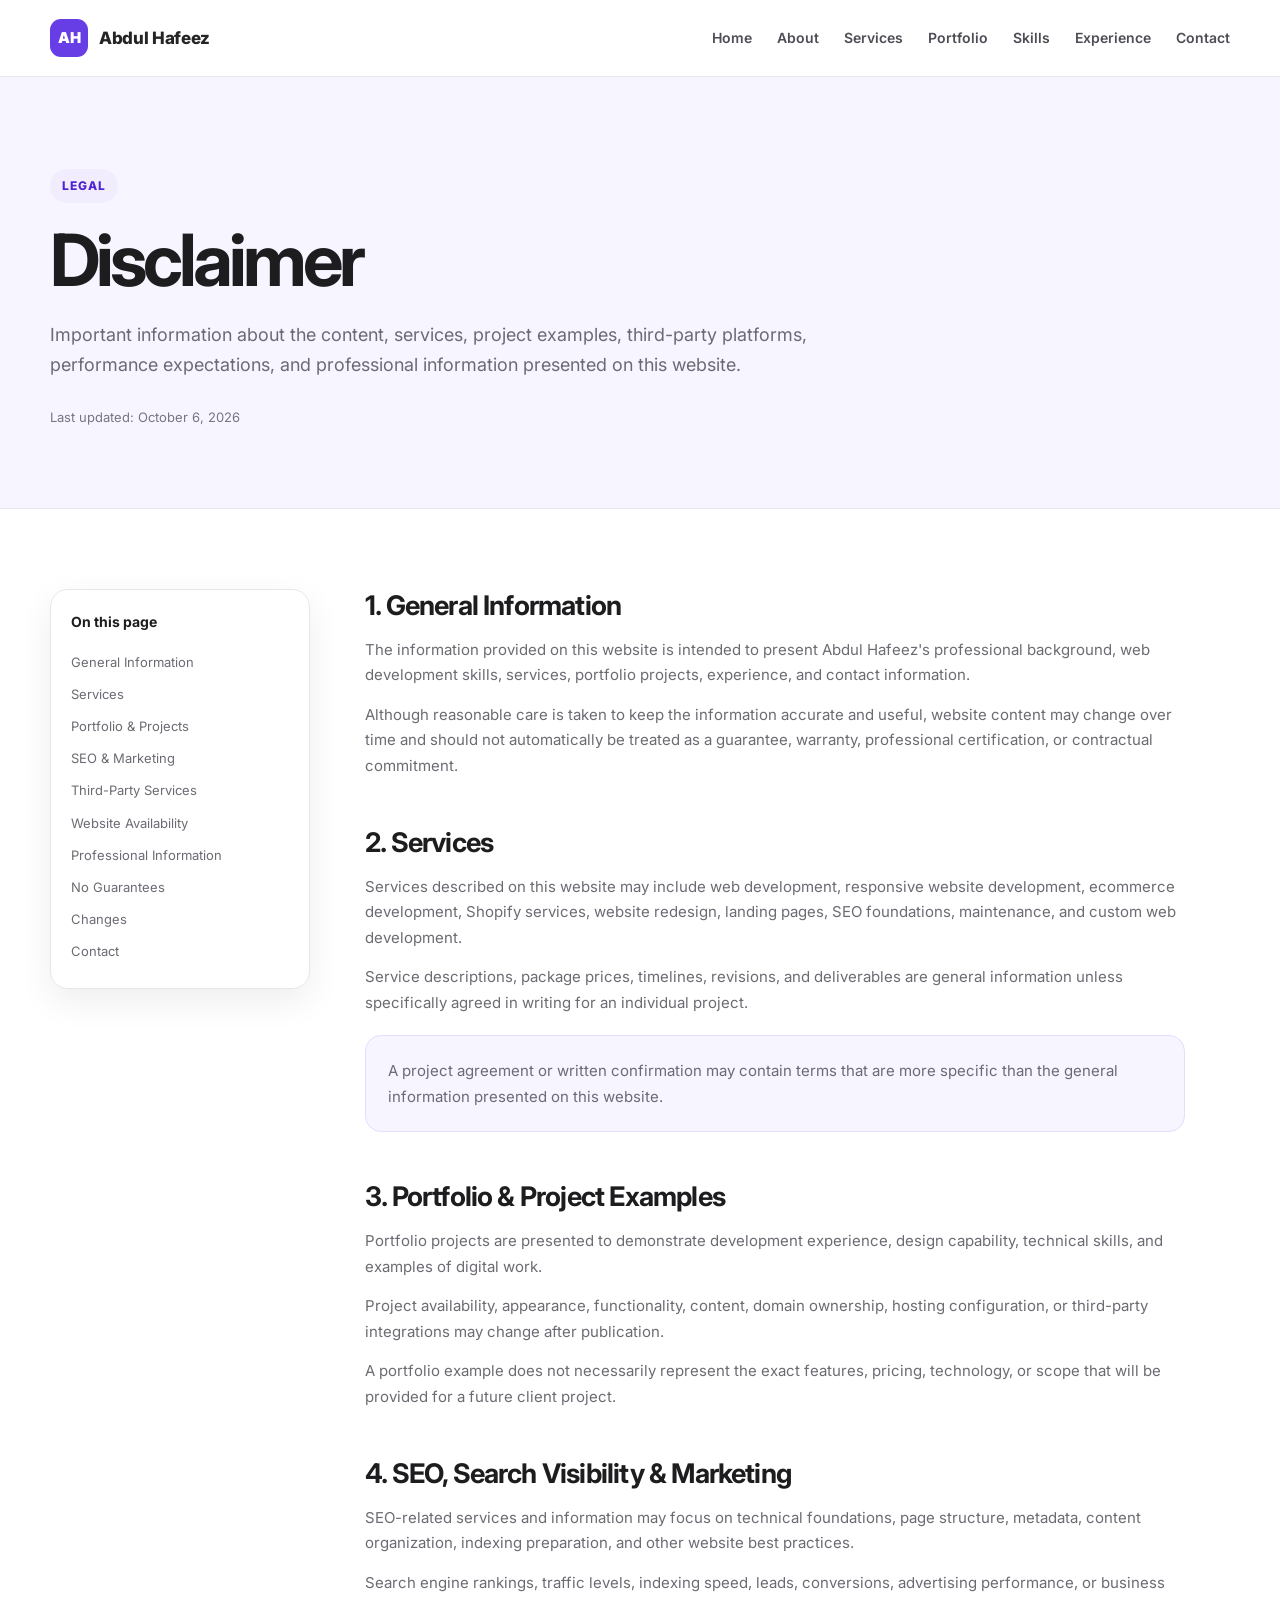
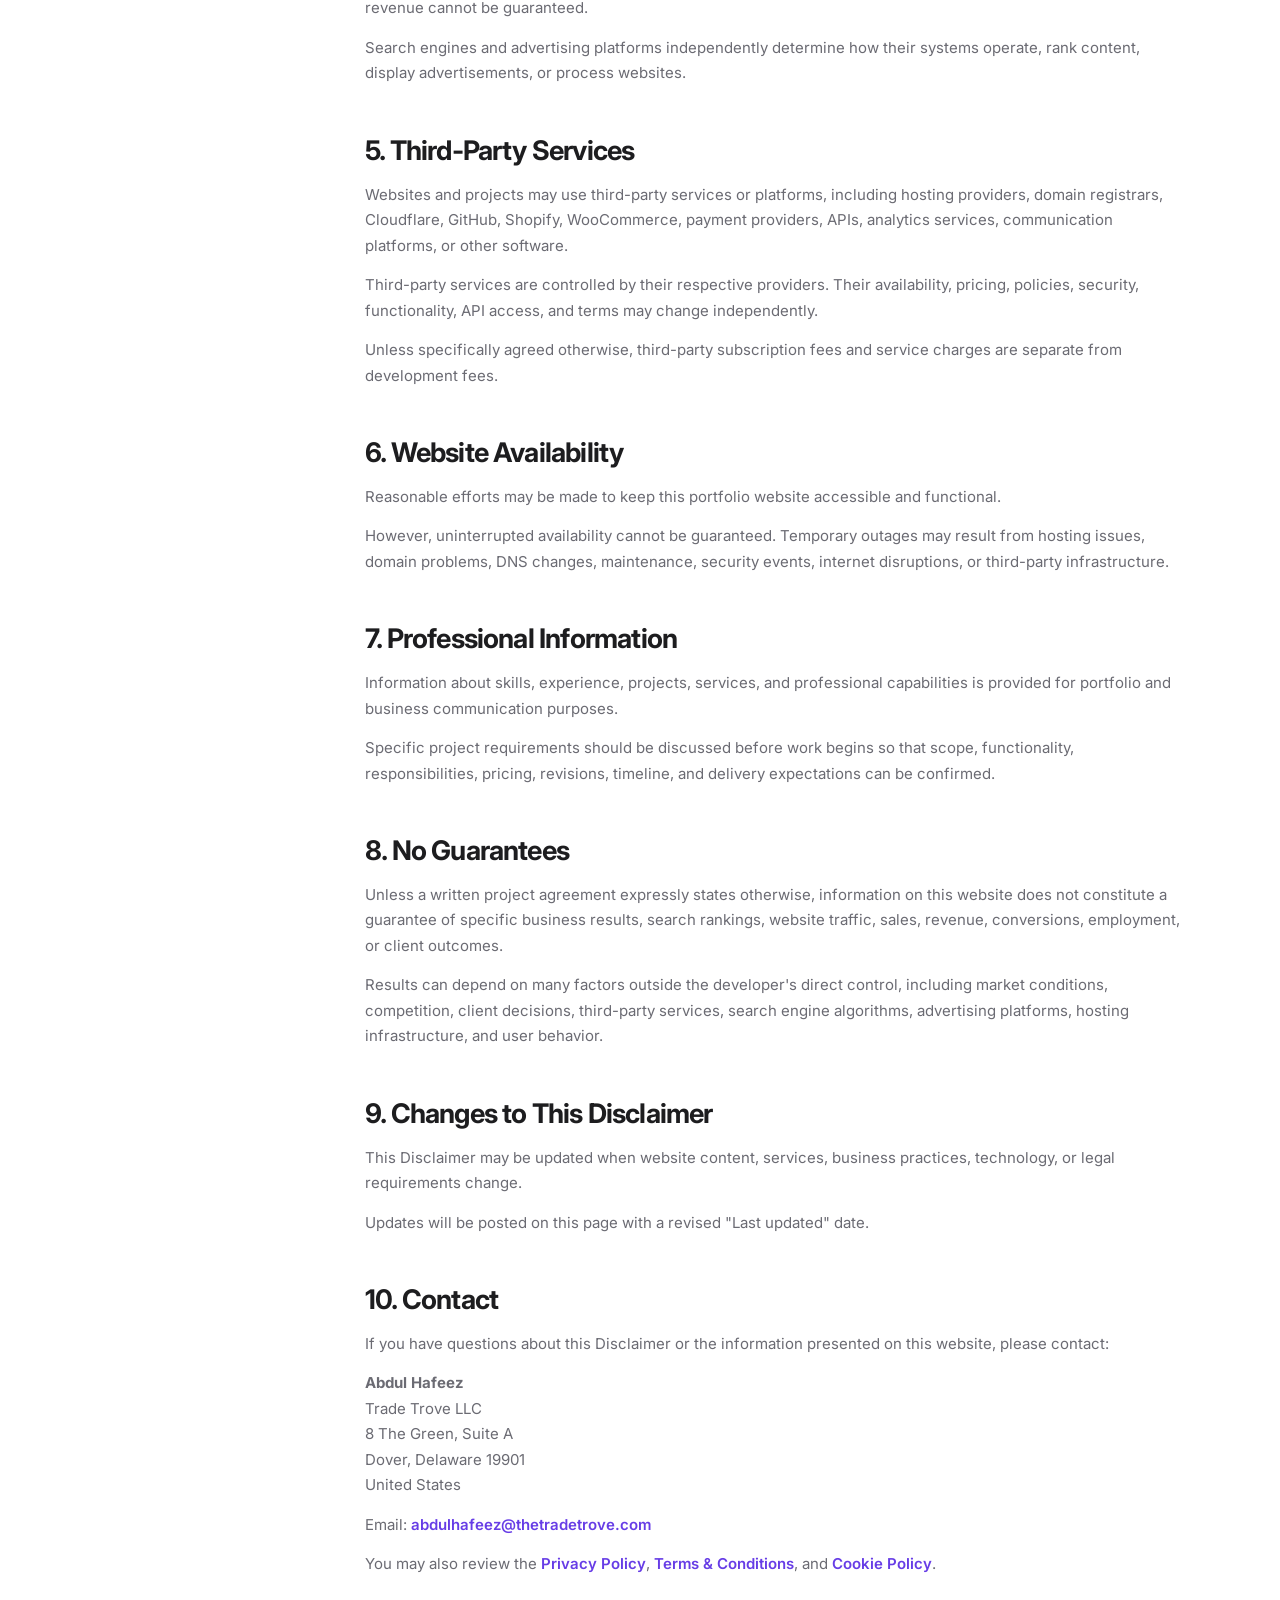
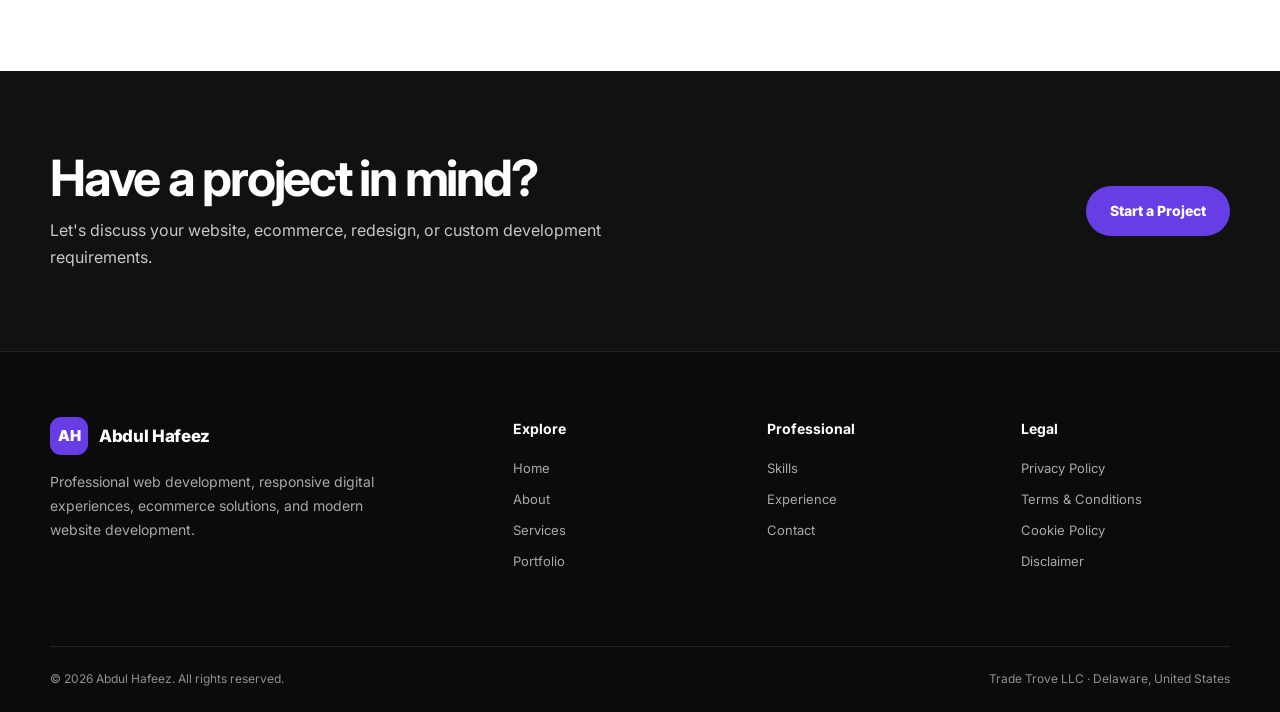
<file: disclaimer.html>
<!doctype html>
<html lang="en">
<head>
  <meta charset="utf-8">
  <meta name="viewport" content="width=device-width, initial-scale=1">

  <title>Disclaimer | Abdul Hafeez — Web Developer</title>

  <meta name="description"
        content="Disclaimer for Abdul Hafeez's professional web development portfolio, covering website information, services, third-party platforms, project examples, SEO, and performance expectations.">

  <meta name="robots" content="index, follow">
  <link rel="canonical" href="https://abdulhafeez.thetradetrove.com/disclaimer.html">

  <link rel="preconnect" href="https://fonts.googleapis.com">
  <link rel="preconnect" href="https://fonts.gstatic.com" crossorigin>
  <link href="https://fonts.googleapis.com/css2?family=Inter:wght@400;500;600;700;800;900&display=swap" rel="stylesheet">

  <style>
    :root{
      --white:#ffffff;
      --black:#111111;
      --ink:#1d1d1f;
      --text:#252525;
      --muted:#6b6b73;
      --purple:#673de6;
      --purple-dark:#5025d1;
      --purple-soft:#f1edff;
      --purple-light:#f7f5ff;
      --light:#f7f7f8;
      --border:#e7e7eb;
      --shadow:0 12px 35px rgba(17,17,17,.07);
      --max:1180px;
    }

    *{
      box-sizing:border-box;
      margin:0;
      padding:0;
    }

    html{
      scroll-behavior:smooth;
    }

    body{
      font-family:"Inter",sans-serif;
      color:var(--text);
      background:var(--white);
      line-height:1.7;
    }

    a{
      color:inherit;
      text-decoration:none;
    }

    .container{
      width:min(var(--max),calc(100% - 40px));
      margin:auto;
    }

    /* HEADER */

    .site-header{
      position:sticky;
      top:0;
      z-index:1000;
      background:rgba(255,255,255,.94);
      backdrop-filter:blur(14px);
      border-bottom:1px solid var(--border);
    }

    .header-inner{
      min-height:76px;
      display:flex;
      align-items:center;
      justify-content:space-between;
      gap:30px;
    }

    .brand{
      display:flex;
      align-items:center;
      gap:11px;
      font-weight:800;
      white-space:nowrap;
    }

    .brand-mark{
      width:38px;
      height:38px;
      display:grid;
      place-items:center;
      border-radius:11px;
      background:var(--purple);
      color:var(--white);
      font-size:15px;
      font-weight:900;
    }

    .brand-name{
      font-size:17px;
      letter-spacing:-.02em;
    }

    .main-nav{
      display:flex;
      align-items:center;
      gap:25px;
    }

    .main-nav a{
      font-size:14px;
      font-weight:600;
      color:#4d4d55;
      transition:.2s ease;
    }

    .main-nav a:hover{
      color:var(--purple);
    }

    .nav-toggle{
      display:none;
      border:0;
      background:transparent;
      font-size:26px;
      cursor:pointer;
    }

    /* HERO */

    .page-hero{
      background:var(--purple-light);
      border-bottom:1px solid var(--border);
      padding:92px 0 80px;
    }

    .section-label{
      display:inline-flex;
      align-items:center;
      padding:7px 12px;
      border-radius:999px;
      background:var(--purple-soft);
      color:var(--purple-dark);
      font-size:12px;
      font-weight:800;
      text-transform:uppercase;
      letter-spacing:.08em;
      margin-bottom:20px;
    }

    .page-hero h1{
      max-width:850px;
      color:var(--ink);
      font-size:clamp(42px,6vw,72px);
      line-height:1.03;
      letter-spacing:-.055em;
      margin-bottom:22px;
    }

    .page-hero p{
      max-width:760px;
      color:var(--muted);
      font-size:18px;
    }

    .last-updated{
      margin-top:25px;
      font-size:13px;
      color:#777780;
    }

    /* LEGAL */

    .legal-section{
      padding:80px 0;
    }

    .legal-layout{
      display:grid;
      grid-template-columns:260px 1fr;
      gap:55px;
      align-items:start;
    }

    .legal-sidebar{
      position:sticky;
      top:105px;
      border:1px solid var(--border);
      border-radius:18px;
      padding:20px;
      background:var(--white);
      box-shadow:var(--shadow);
    }

    .legal-sidebar strong{
      display:block;
      margin-bottom:12px;
      font-size:14px;
      color:var(--ink);
    }

    .legal-sidebar a{
      display:block;
      padding:7px 0;
      color:var(--muted);
      font-size:13px;
      line-height:1.4;
    }

    .legal-sidebar a:hover{
      color:var(--purple);
    }

    .legal-content{
      max-width:820px;
    }

    .legal-block{
      margin-bottom:48px;
      scroll-margin-top:110px;
    }

    .legal-block:last-child{
      margin-bottom:0;
    }

    .legal-block h2{
      color:var(--ink);
      font-size:27px;
      line-height:1.25;
      letter-spacing:-.03em;
      margin-bottom:14px;
    }

    .legal-block p{
      color:var(--muted);
      font-size:15px;
      margin-bottom:14px;
    }

    .legal-block ul{
      margin:14px 0 0 20px;
      color:var(--muted);
    }

    .legal-block li{
      margin-bottom:9px;
    }

    .legal-block a{
      color:var(--purple);
      font-weight:600;
    }

    .legal-note{
      padding:22px;
      background:var(--purple-light);
      border:1px solid #e5ddff;
      border-radius:16px;
      margin-top:20px;
    }

    .legal-note p{
      margin:0;
    }

    /* CTA */

    .final-cta{
      padding:80px 0;
      background:var(--black);
      color:var(--white);
    }

    .final-cta-inner{
      display:flex;
      align-items:center;
      justify-content:space-between;
      gap:40px;
    }

    .final-cta h2{
      font-size:clamp(32px,4vw,50px);
      line-height:1.08;
      letter-spacing:-.045em;
      margin-bottom:12px;
    }

    .final-cta p{
      color:#c7c7ca;
      max-width:650px;
    }

    .btn{
      display:inline-flex;
      align-items:center;
      justify-content:center;
      min-height:50px;
      padding:0 23px;
      border-radius:999px;
      font-size:14px;
      font-weight:800;
      border:1px solid transparent;
      transition:.2s ease;
      white-space:nowrap;
    }

    .btn-primary{
      background:var(--purple);
      color:var(--white);
    }

    .btn-primary:hover{
      background:var(--purple-dark);
      transform:translateY(-1px);
    }

    /* FOOTER */

    .site-footer{
      background:#0b0b0c;
      color:var(--white);
      border-top:1px solid #222;
    }

    .footer-main{
      padding:65px 0;
      display:grid;
      grid-template-columns:2fr 1fr 1fr 1fr;
      gap:45px;
    }

    .footer-brand p{
      max-width:350px;
      color:#a8a8ad;
      margin-top:15px;
      font-size:14px;
    }

    .footer-column h3{
      font-size:14px;
      margin-bottom:16px;
    }

    .footer-column a{
      display:block;
      color:#a8a8ad;
      font-size:13px;
      margin-bottom:9px;
    }

    .footer-column a:hover{
      color:var(--white);
    }

    .footer-bottom{
      border-top:1px solid #222;
      padding:22px 0;
      display:flex;
      align-items:center;
      justify-content:space-between;
      gap:20px;
      color:#8e8e94;
      font-size:12px;
    }

    /* RESPONSIVE */

    @media(max-width:900px){

      .main-nav{
        display:none;
        position:absolute;
        left:20px;
        right:20px;
        top:76px;
        padding:20px;
        background:var(--white);
        border:1px solid var(--border);
        border-radius:16px;
        box-shadow:var(--shadow);
        flex-direction:column;
        align-items:flex-start;
        gap:15px;
      }

      .main-nav.active{
        display:flex;
      }

      .nav-toggle{
        display:block;
      }

      .legal-layout{
        grid-template-columns:1fr;
      }

      .legal-sidebar{
        position:static;
      }

      .footer-main{
        grid-template-columns:1fr 1fr;
      }

      .final-cta-inner{
        flex-direction:column;
        align-items:flex-start;
      }
    }

    @media(max-width:600px){

      .container{
        width:min(var(--max),calc(100% - 28px));
      }

      .header-inner{
        min-height:68px;
      }

      .page-hero{
        padding:65px 0 55px;
      }

      .page-hero h1{
        font-size:43px;
      }

      .page-hero p{
        font-size:16px;
      }

      .legal-section{
        padding:55px 0;
      }

      .legal-block h2{
        font-size:23px;
      }

      .footer-main{
        grid-template-columns:1fr;
        padding:50px 0;
      }

      .footer-bottom{
        flex-direction:column;
        align-items:flex-start;
      }
    }
  </style>
</head>

<body>

<header class="site-header">
  <div class="container header-inner">

    <a href="index.html" class="brand">
      <span class="brand-mark">AH</span>
      <span class="brand-name">Abdul Hafeez</span>
    </a>

    <button class="nav-toggle"
            aria-label="Open navigation"
            aria-expanded="false">
      ☰
    </button>

    <nav class="main-nav">
      <a href="index.html">Home</a>
      <a href="about.html">About</a>
      <a href="services.html">Services</a>
      <a href="portfolio.html">Portfolio</a>
      <a href="skills.html">Skills</a>
      <a href="experience.html">Experience</a>
      <a href="contact.html">Contact</a>
    </nav>

  </div>
</header>


<main>

  <!-- HERO -->

  <section class="page-hero">
    <div class="container">

      <span class="section-label">Legal</span>

      <h1>Disclaimer</h1>

      <p>
        Important information about the content, services, project examples,
        third-party platforms, performance expectations, and professional
        information presented on this website.
      </p>

      <div class="last-updated">
        Last updated: October 6, 2026
      </div>

    </div>
  </section>


  <!-- CONTENT -->

  <section class="legal-section">

    <div class="container legal-layout">

      <aside class="legal-sidebar">

        <strong>On this page</strong>

        <a href="#general">General Information</a>
        <a href="#services">Services</a>
        <a href="#portfolio">Portfolio &amp; Projects</a>
        <a href="#seo">SEO &amp; Marketing</a>
        <a href="#third-party">Third-Party Services</a>
        <a href="#availability">Website Availability</a>
        <a href="#professional">Professional Information</a>
        <a href="#no-guarantees">No Guarantees</a>
        <a href="#changes">Changes</a>
        <a href="#contact">Contact</a>

      </aside>


      <div class="legal-content">


        <section class="legal-block" id="general">

          <h2>1. General Information</h2>

          <p>
            The information provided on this website is intended to present
            Abdul Hafeez's professional background, web development skills,
            services, portfolio projects, experience, and contact information.
          </p>

          <p>
            Although reasonable care is taken to keep the information
            accurate and useful, website content may change over time and
            should not automatically be treated as a guarantee, warranty,
            professional certification, or contractual commitment.
          </p>

        </section>


        <section class="legal-block" id="services">

          <h2>2. Services</h2>

          <p>
            Services described on this website may include web development,
            responsive website development, ecommerce development, Shopify
            services, website redesign, landing pages, SEO foundations,
            maintenance, and custom web development.
          </p>

          <p>
            Service descriptions, package prices, timelines, revisions, and
            deliverables are general information unless specifically agreed
            in writing for an individual project.
          </p>

          <div class="legal-note">
            <p>
              A project agreement or written confirmation may contain terms
              that are more specific than the general information presented
              on this website.
            </p>
          </div>

        </section>


        <section class="legal-block" id="portfolio">

          <h2>3. Portfolio &amp; Project Examples</h2>

          <p>
            Portfolio projects are presented to demonstrate development
            experience, design capability, technical skills, and examples
            of digital work.
          </p>

          <p>
            Project availability, appearance, functionality, content, domain
            ownership, hosting configuration, or third-party integrations
            may change after publication.
          </p>

          <p>
            A portfolio example does not necessarily represent the exact
            features, pricing, technology, or scope that will be provided
            for a future client project.
          </p>

        </section>


        <section class="legal-block" id="seo">

          <h2>4. SEO, Search Visibility &amp; Marketing</h2>

          <p>
            SEO-related services and information may focus on technical
            foundations, page structure, metadata, content organization,
            indexing preparation, and other website best practices.
          </p>

          <p>
            Search engine rankings, traffic levels, indexing speed, leads,
            conversions, advertising performance, or business revenue cannot
            be guaranteed.
          </p>

          <p>
            Search engines and advertising platforms independently determine
            how their systems operate, rank content, display advertisements,
            or process websites.
          </p>

        </section>


        <section class="legal-block" id="third-party">

          <h2>5. Third-Party Services</h2>

          <p>
            Websites and projects may use third-party services or platforms,
            including hosting providers, domain registrars, Cloudflare,
            GitHub, Shopify, WooCommerce, payment providers, APIs, analytics
            services, communication platforms, or other software.
          </p>

          <p>
            Third-party services are controlled by their respective providers.
            Their availability, pricing, policies, security, functionality,
            API access, and terms may change independently.
          </p>

          <p>
            Unless specifically agreed otherwise, third-party subscription
            fees and service charges are separate from development fees.
          </p>

        </section>


        <section class="legal-block" id="availability">

          <h2>6. Website Availability</h2>

          <p>
            Reasonable efforts may be made to keep this portfolio website
            accessible and functional.
          </p>

          <p>
            However, uninterrupted availability cannot be guaranteed.
            Temporary outages may result from hosting issues, domain
            problems, DNS changes, maintenance, security events, internet
            disruptions, or third-party infrastructure.
          </p>

        </section>


        <section class="legal-block" id="professional">

          <h2>7. Professional Information</h2>

          <p>
            Information about skills, experience, projects, services, and
            professional capabilities is provided for portfolio and business
            communication purposes.
          </p>

          <p>
            Specific project requirements should be discussed before work
            begins so that scope, functionality, responsibilities, pricing,
            revisions, timeline, and delivery expectations can be confirmed.
          </p>

        </section>


        <section class="legal-block" id="no-guarantees">

          <h2>8. No Guarantees</h2>

          <p>
            Unless a written project agreement expressly states otherwise,
            information on this website does not constitute a guarantee of
            specific business results, search rankings, website traffic,
            sales, revenue, conversions, employment, or client outcomes.
          </p>

          <p>
            Results can depend on many factors outside the developer's direct
            control, including market conditions, competition, client
            decisions, third-party services, search engine algorithms,
            advertising platforms, hosting infrastructure, and user behavior.
          </p>

        </section>


        <section class="legal-block" id="changes">

          <h2>9. Changes to This Disclaimer</h2>

          <p>
            This Disclaimer may be updated when website content, services,
            business practices, technology, or legal requirements change.
          </p>

          <p>
            Updates will be posted on this page with a revised "Last updated"
            date.
          </p>

        </section>


        <section class="legal-block" id="contact">

          <h2>10. Contact</h2>

          <p>
            If you have questions about this Disclaimer or the information
            presented on this website, please contact:
          </p>

          <p>
            <strong>Abdul Hafeez</strong><br>
            Trade Trove LLC<br>
            8 The Green, Suite A<br>
            Dover, Delaware 19901<br>
            United States
          </p>

          <p>
            Email:
            <a href="mailto:abdulhafeez@thetradetrove.com">
              abdulhafeez@thetradetrove.com
            </a>
          </p>

          <p>
            You may also review the
            <a href="privacy.html">Privacy Policy</a>,
            <a href="terms.html">Terms &amp; Conditions</a>,
            and
            <a href="cookies.html">Cookie Policy</a>.
          </p>

        </section>


      </div>

    </div>

  </section>


  <!-- CTA -->

  <section class="final-cta">

    <div class="container final-cta-inner">

      <div>

        <h2>Have a project in mind?</h2>

        <p>
          Let's discuss your website, ecommerce, redesign, or custom
          development requirements.
        </p>

      </div>

      <a href="contact.html" class="btn btn-primary">
        Start a Project
      </a>

    </div>

  </section>

</main>


<!-- FOOTER -->

<footer class="site-footer">

  <div class="container footer-main">

    <div class="footer-brand">

      <div class="brand">
        <span class="brand-mark">AH</span>
        <span class="brand-name">Abdul Hafeez</span>
      </div>

      <p>
        Professional web development, responsive digital experiences,
        ecommerce solutions, and modern website development.
      </p>

    </div>


    <div class="footer-column">

      <h3>Explore</h3>

      <a href="index.html">Home</a>
      <a href="about.html">About</a>
      <a href="services.html">Services</a>
      <a href="portfolio.html">Portfolio</a>

    </div>


    <div class="footer-column">

      <h3>Professional</h3>

      <a href="skills.html">Skills</a>
      <a href="experience.html">Experience</a>
      <a href="contact.html">Contact</a>

    </div>


    <div class="footer-column">

      <h3>Legal</h3>

      <a href="privacy.html">Privacy Policy</a>
      <a href="terms.html">Terms &amp; Conditions</a>
      <a href="cookies.html">Cookie Policy</a>
      <a href="disclaimer.html">Disclaimer</a>

    </div>

  </div>


  <div class="container footer-bottom">

    <div>
      © 2026 Abdul Hafeez. All rights reserved.
    </div>

    <div>
      Trade Trove LLC · Delaware, United States
    </div>

  </div>

</footer>


<script>

  const navToggle = document.querySelector(".nav-toggle");
  const mainNav = document.querySelector(".main-nav");

  if(navToggle && mainNav){

    navToggle.addEventListener("click", function(){

      const active = mainNav.classList.toggle("active");

      navToggle.setAttribute(
        "aria-expanded",
        active ? "true" : "false"
      );

    });

  }

</script>

</body>
</html>
</file>
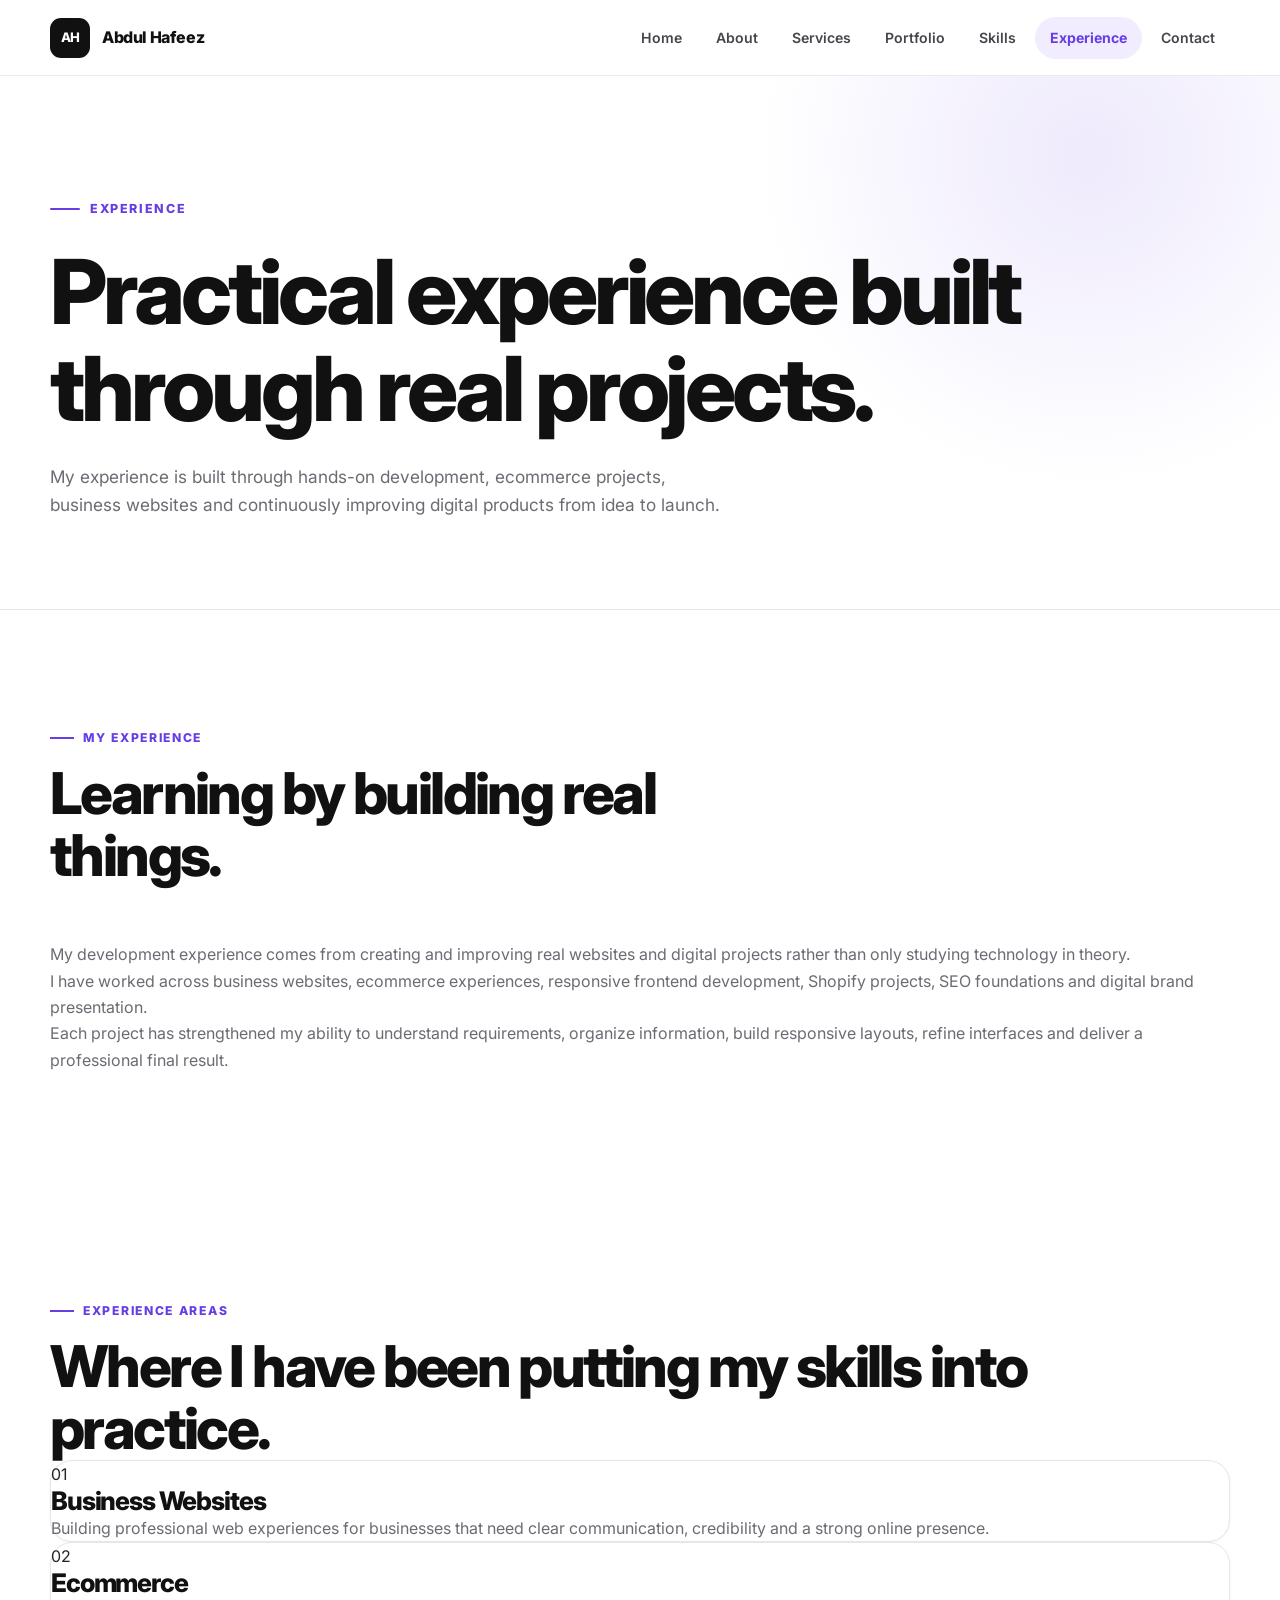
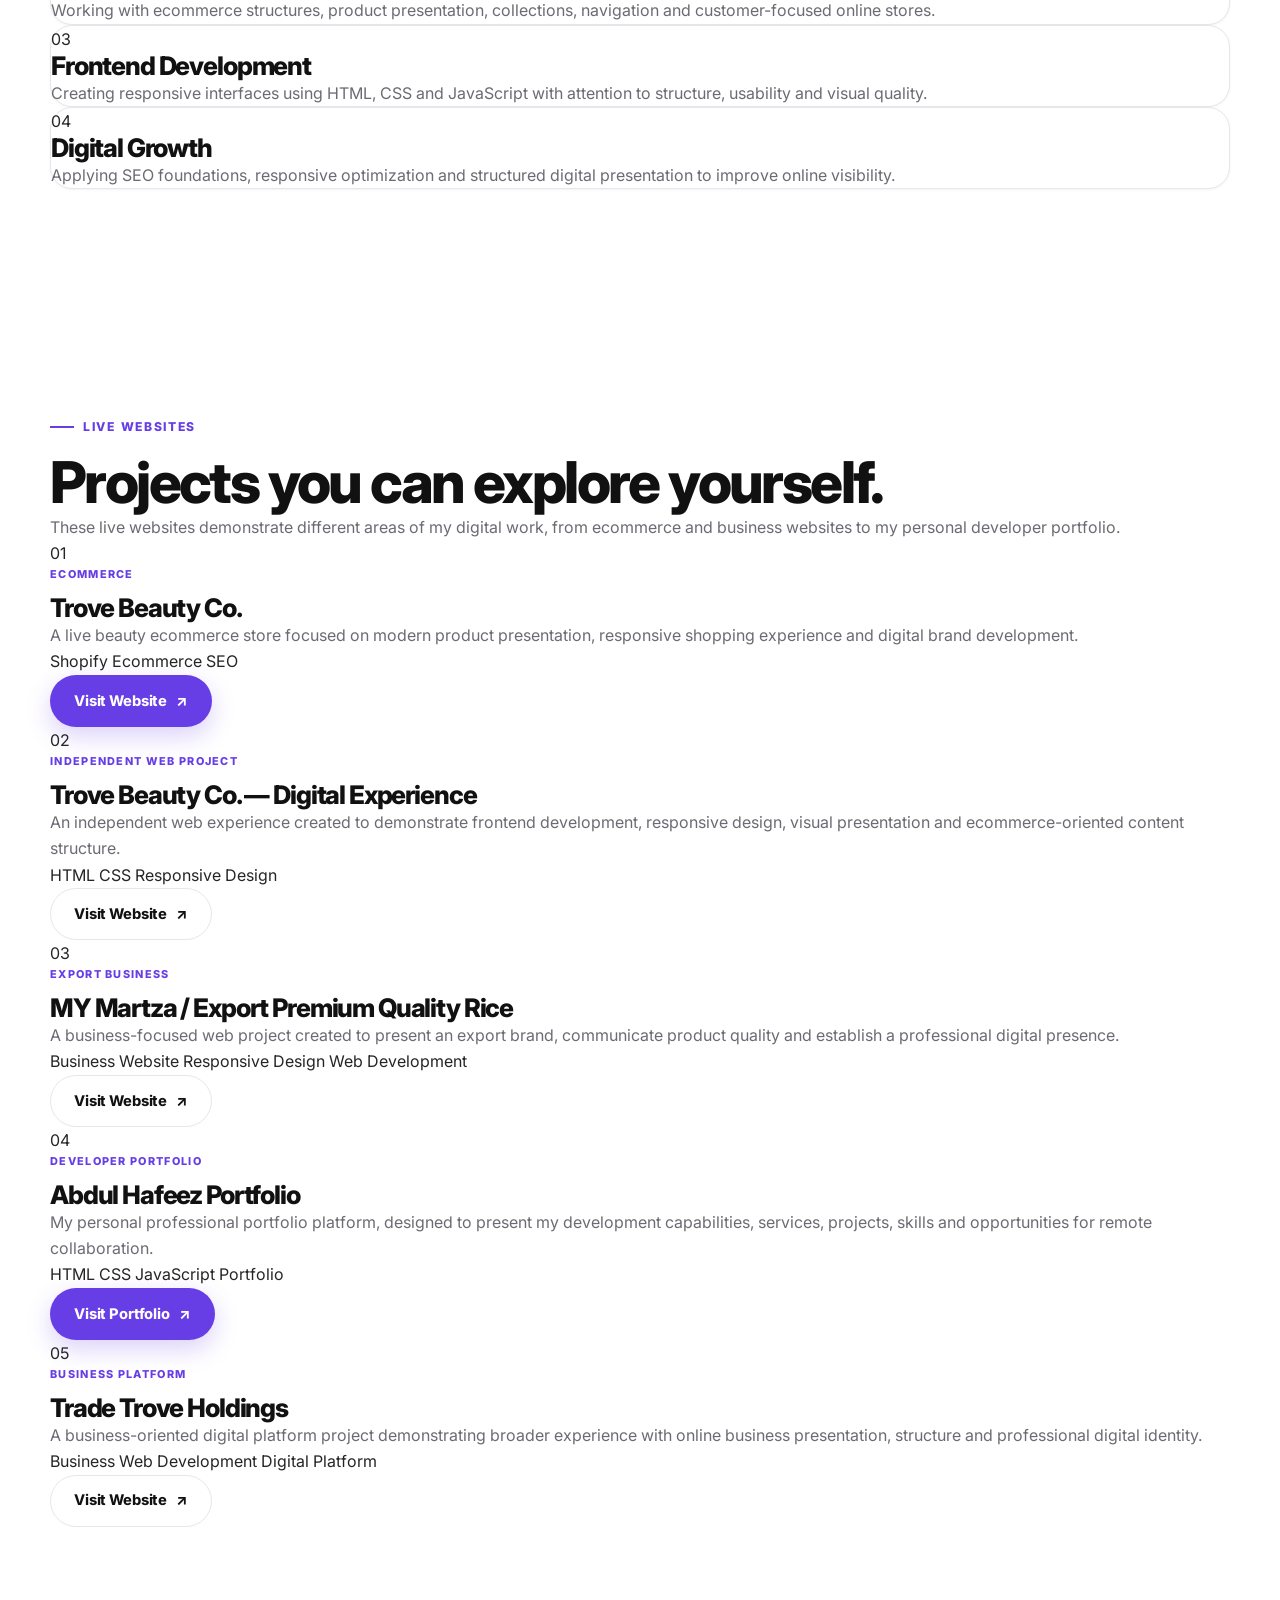
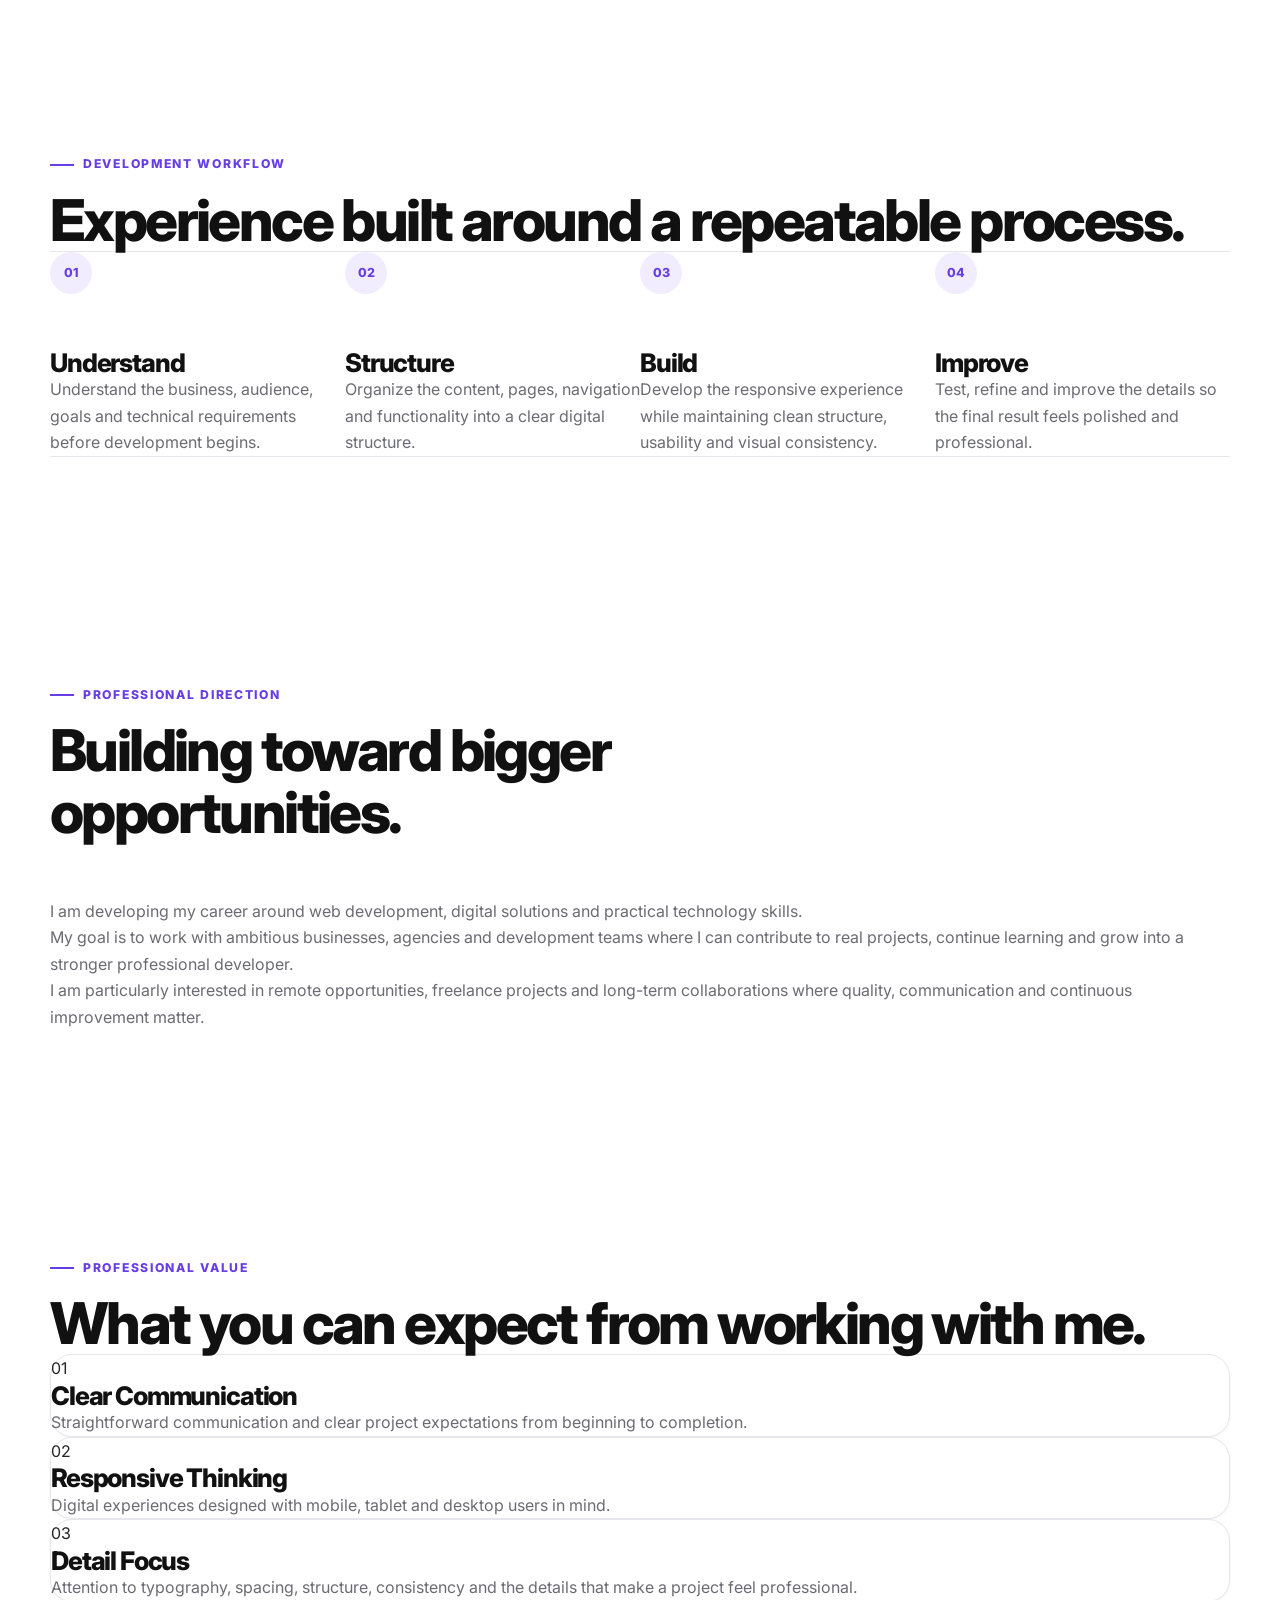
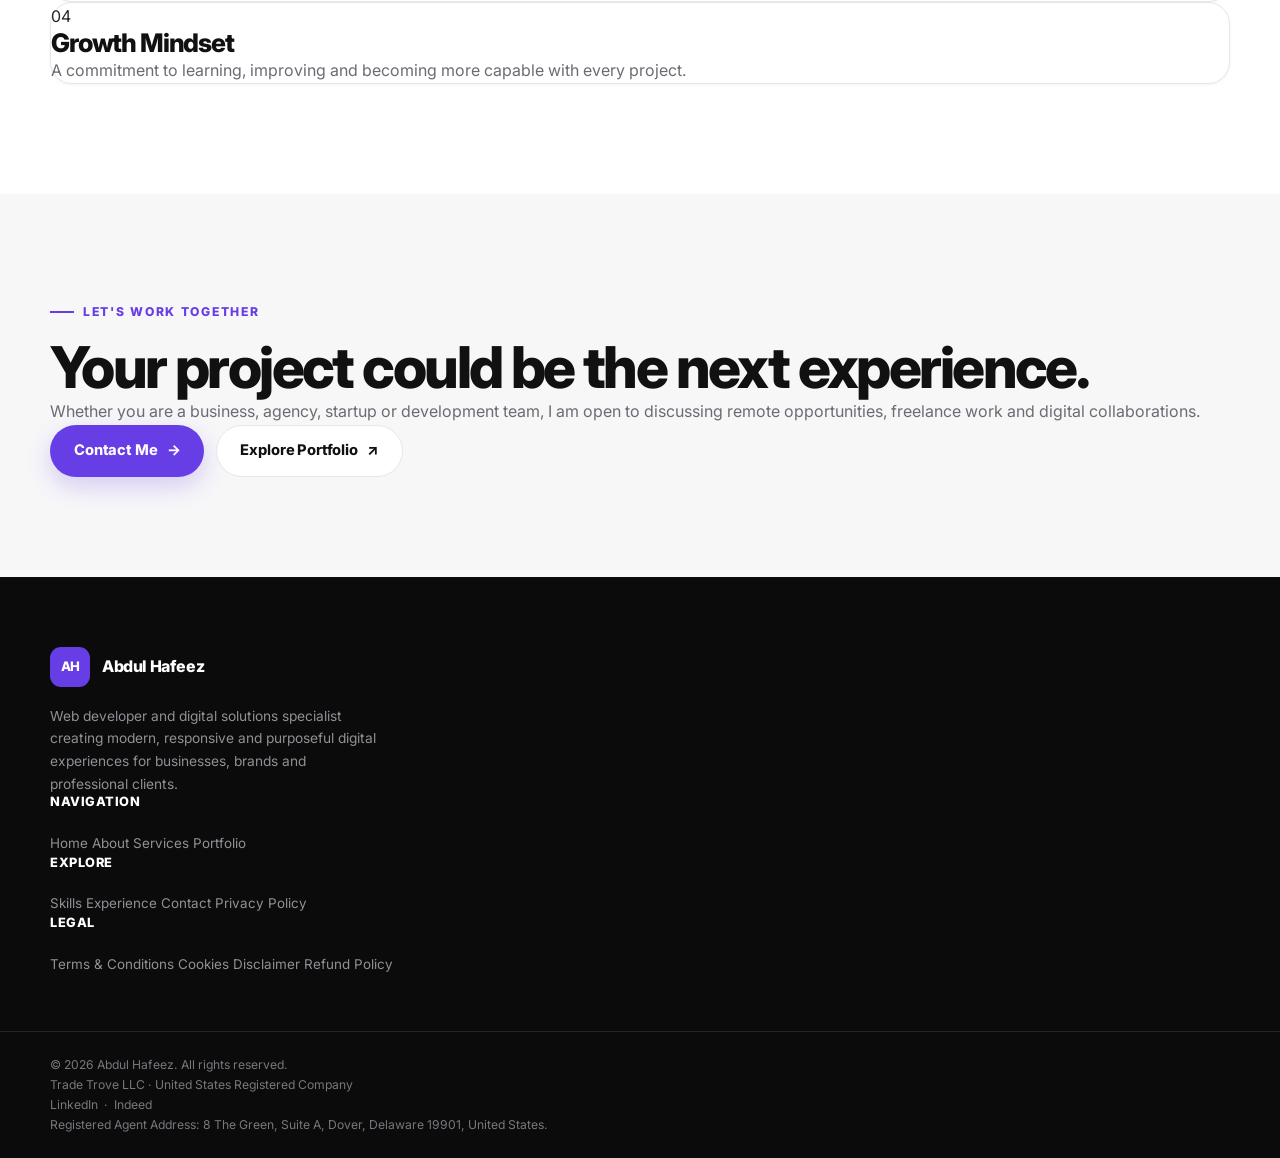
<file: experience.html>
<!doctype html>
<html lang="en">
<head>
  <meta charset="utf-8">
  <meta name="viewport" content="width=device-width, initial-scale=1">

  <title>Experience | Abdul Hafeez — Web Developer</title>

  <meta
    name="description"
    content="Explore Abdul Hafeez's practical web development experience, live digital projects, ecommerce work and professional development journey."
  >

  <meta
    name="keywords"
    content="Abdul Hafeez experience, web developer experience, web development projects, Shopify, ecommerce, responsive websites, digital solutions"
  >

  <meta name="author" content="Abdul Hafeez">
  <meta name="robots" content="index, follow">
  <link rel="canonical" href="https://abdulhafeez.thetradetrove.com/experience.html">

  <meta property="og:title" content="Experience | Abdul Hafeez">
  <meta
    property="og:description"
    content="Practical web development experience and selected live digital projects by Abdul Hafeez."
  >
  <meta property="og:type" content="website">
  <meta property="og:url" content="https://abdulhafeez.thetradetrove.com/experience.html">

  <link rel="preconnect" href="https://fonts.googleapis.com">
  <link rel="preconnect" href="https://fonts.gstatic.com" crossorigin>

  <link
    href="https://fonts.googleapis.com/css2?family=Inter:wght@400;500;600;700;800;900&display=swap"
    rel="stylesheet"
  >

  <link rel="stylesheet" href="style.css">
</head>

<body>

  <!-- =====================================================
       HEADER
       ===================================================== -->

  <header class="site-header">

    <div class="container header-inner">

      <a href="index.html" class="brand" aria-label="Abdul Hafeez Home">
        <span class="brand-mark">AH</span>
        <span class="brand-name">Abdul Hafeez</span>
      </a>

      <button
        class="nav-toggle"
        type="button"
        aria-label="Open navigation"
        aria-expanded="false"
      >
        <span></span>
        <span></span>
        <span></span>
      </button>

      <nav class="main-nav" aria-label="Main navigation">

        <a href="index.html">Home</a>
        <a href="about.html">About</a>
        <a href="services.html">Services</a>
        <a href="portfolio.html">Portfolio</a>
        <a href="skills.html">Skills</a>
        <a href="experience.html" class="active">Experience</a>
        <a href="contact.html">Contact</a>

      </nav>

    </div>

  </header>


  <main>

    <!-- =====================================================
         PAGE HERO
         ===================================================== -->

    <section class="page-hero">

      <div class="container">

        <span class="hero-eyebrow">
          Experience
        </span>

        <h1>
          Practical experience
          <span>built through real projects.</span>
        </h1>

        <p>
          My experience is built through hands-on development, ecommerce
          projects, business websites and continuously improving digital
          products from idea to launch.
        </p>

      </div>

    </section>


    <!-- =====================================================
         EXPERIENCE INTRO
         ===================================================== -->

    <section class="section">

      <div class="container">

        <div class="two-column-section">

          <div class="section-heading">

            <span class="section-label">
              My Experience
            </span>

            <h2>
              Learning by
              <span>building real things.</span>
            </h2>

          </div>


          <div class="section-copy">

            <p class="lead">
              My development experience comes from creating and improving
              real websites and digital projects rather than only studying
              technology in theory.
            </p>

            <p>
              I have worked across business websites, ecommerce experiences,
              responsive frontend development, Shopify projects, SEO
              foundations and digital brand presentation.
            </p>

            <p>
              Each project has strengthened my ability to understand
              requirements, organize information, build responsive layouts,
              refine interfaces and deliver a professional final result.
            </p>

          </div>

        </div>

      </div>

    </section>


    <!-- =====================================================
         EXPERIENCE AREAS
         ===================================================== -->

    <section class="section section-light">

      <div class="container">

        <div class="section-intro">

          <span class="section-label">
            Experience Areas
          </span>

          <h2>
            Where I have been
            <span>putting my skills into practice.</span>
          </h2>

        </div>


        <div class="cards-grid cards-grid-4">

          <article class="card">

            <div class="card-number">
              01
            </div>

            <h3>
              Business Websites
            </h3>

            <p>
              Building professional web experiences for businesses that
              need clear communication, credibility and a strong online
              presence.
            </p>

          </article>


          <article class="card">

            <div class="card-number">
              02
            </div>

            <h3>
              Ecommerce
            </h3>

            <p>
              Working with ecommerce structures, product presentation,
              collections, navigation and customer-focused online stores.
            </p>

          </article>


          <article class="card">

            <div class="card-number">
              03
            </div>

            <h3>
              Frontend Development
            </h3>

            <p>
              Creating responsive interfaces using HTML, CSS and JavaScript
              with attention to structure, usability and visual quality.
            </p>

          </article>


          <article class="card">

            <div class="card-number">
              04
            </div>

            <h3>
              Digital Growth
            </h3>

            <p>
              Applying SEO foundations, responsive optimization and
              structured digital presentation to improve online visibility.
            </p>

          </article>

        </div>

      </div>

    </section>


    <!-- =====================================================
         LIVE PROJECT EXPERIENCE
         ===================================================== -->

    <section class="section">

      <div class="container">

        <div class="section-intro">

          <span class="section-label">
            Live Websites
          </span>

          <h2>
            Projects you can
            <span>explore yourself.</span>
          </h2>

          <p>
            These live websites demonstrate different areas of my digital
            work, from ecommerce and business websites to my personal
            developer portfolio.
          </p>

        </div>


        <div class="experience-projects">

          <!-- =================================================
               PROJECT 01
               ================================================= -->

          <article class="experience-project">

            <div class="experience-project-number">
              01
            </div>

            <div class="experience-project-content">

              <span class="project-category">
                Ecommerce
              </span>

              <h3>
                Trove Beauty Co.
              </h3>

              <p>
                A live beauty ecommerce store focused on modern product
                presentation, responsive shopping experience and digital
                brand development.
              </p>

              <div class="project-tags">

                <span>Shopify</span>
                <span>Ecommerce</span>
                <span>SEO</span>

              </div>

              <a
                href="https://thetradetrove.com/"
                target="_blank"
                rel="noopener noreferrer"
                class="btn btn-primary"
              >
                Visit Website
                <span>↗</span>
              </a>

            </div>

          </article>


          <!-- =================================================
               PROJECT 02
               ================================================= -->

          <article class="experience-project">

            <div class="experience-project-number">
              02
            </div>

            <div class="experience-project-content">

              <span class="project-category">
                Independent Web Project
              </span>

              <h3>
                Trove Beauty Co. — Digital Experience
              </h3>

              <p>
                An independent web experience created to demonstrate
                frontend development, responsive design, visual presentation
                and ecommerce-oriented content structure.
              </p>

              <div class="project-tags">

                <span>HTML</span>
                <span>CSS</span>
                <span>Responsive Design</span>

              </div>

              <a
                href="https://website.thetradetrove.com/"
                target="_blank"
                rel="noopener noreferrer"
                class="btn btn-secondary"
              >
                Visit Website
                <span>↗</span>
              </a>

            </div>

          </article>


          <!-- =================================================
               PROJECT 03
               ================================================= -->

          <article class="experience-project">

            <div class="experience-project-number">
              03
            </div>

            <div class="experience-project-content">

              <span class="project-category">
                Export Business
              </span>

              <h3>
                MY Martza / Export Premium Quality Rice
              </h3>

              <p>
                A business-focused web project created to present an export
                brand, communicate product quality and establish a
                professional digital presence.
              </p>

              <div class="project-tags">

                <span>Business Website</span>
                <span>Responsive Design</span>
                <span>Web Development</span>

              </div>

              <a
                href="https://martzaexporter.great-site.net/?i=1"
                target="_blank"
                rel="noopener noreferrer"
                class="btn btn-secondary"
              >
                Visit Website
                <span>↗</span>
              </a>

            </div>

          </article>


          <!-- =================================================
               PROJECT 04
               ================================================= -->

          <article class="experience-project">

            <div class="experience-project-number">
              04
            </div>

            <div class="experience-project-content">

              <span class="project-category">
                Developer Portfolio
              </span>

              <h3>
                Abdul Hafeez Portfolio
              </h3>

              <p>
                My personal professional portfolio platform, designed to
                present my development capabilities, services, projects,
                skills and opportunities for remote collaboration.
              </p>

              <div class="project-tags">

                <span>HTML</span>
                <span>CSS</span>
                <span>JavaScript</span>
                <span>Portfolio</span>

              </div>

              <a
                href="https://abdulhafeez.thetradetrove.com/"
                target="_blank"
                rel="noopener noreferrer"
                class="btn btn-primary"
              >
                Visit Portfolio
                <span>↗</span>
              </a>

            </div>

          </article>


          <!-- =================================================
               PROJECT 05
               ================================================= -->

          <article class="experience-project">

            <div class="experience-project-number">
              05
            </div>

            <div class="experience-project-content">

              <span class="project-category">
                Business Platform
              </span>

              <h3>
                Trade Trove Holdings
              </h3>

              <p>
                A business-oriented digital platform project demonstrating
                broader experience with online business presentation,
                structure and professional digital identity.
              </p>

              <div class="project-tags">

                <span>Business</span>
                <span>Web Development</span>
                <span>Digital Platform</span>

              </div>

              <a
                href="https://holdings.thetradetrove.com/"
                target="_blank"
                rel="noopener noreferrer"
                class="btn btn-secondary"
              >
                Visit Website
                <span>↗</span>
              </a>

            </div>

          </article>

        </div>

      </div>

    </section>


    <!-- =====================================================
         WORKFLOW
         ===================================================== -->

    <section class="section section-light">

      <div class="container">

        <div class="section-intro">

          <span class="section-label">
            Development Workflow
          </span>

          <h2>
            Experience built around
            <span>a repeatable process.</span>
          </h2>

        </div>


        <div class="process-grid">

          <article class="process-card">

            <span class="process-number">
              01
            </span>

            <h3>
              Understand
            </h3>

            <p>
              Understand the business, audience, goals and technical
              requirements before development begins.
            </p>

          </article>


          <article class="process-card">

            <span class="process-number">
              02
            </span>

            <h3>
              Structure
            </h3>

            <p>
              Organize the content, pages, navigation and functionality
              into a clear digital structure.
            </p>

          </article>


          <article class="process-card">

            <span class="process-number">
              03
            </span>

            <h3>
              Build
            </h3>

            <p>
              Develop the responsive experience while maintaining clean
              structure, usability and visual consistency.
            </p>

          </article>


          <article class="process-card">

            <span class="process-number">
              04
            </span>

            <h3>
              Improve
            </h3>

            <p>
              Test, refine and improve the details so the final result feels
              polished and professional.
            </p>

          </article>

        </div>

      </div>

    </section>


    <!-- =====================================================
         PROFESSIONAL DIRECTION
         ===================================================== -->

    <section class="section">

      <div class="container">

        <div class="two-column-section">

          <div class="section-heading">

            <span class="section-label">
              Professional Direction
            </span>

            <h2>
              Building toward
              <span>bigger opportunities.</span>
            </h2>

          </div>


          <div class="section-copy">

            <p class="lead">
              I am developing my career around web development, digital
              solutions and practical technology skills.
            </p>

            <p>
              My goal is to work with ambitious businesses, agencies and
              development teams where I can contribute to real projects,
              continue learning and grow into a stronger professional
              developer.
            </p>

            <p>
              I am particularly interested in remote opportunities,
              freelance projects and long-term collaborations where quality,
              communication and continuous improvement matter.
            </p>

          </div>

        </div>

      </div>

    </section>


    <!-- =====================================================
         WHAT I BRING
         ===================================================== -->

    <section class="section section-light">

      <div class="container">

        <div class="section-intro">

          <span class="section-label">
            Professional Value
          </span>

          <h2>
            What you can expect
            <span>from working with me.</span>
          </h2>

        </div>


        <div class="cards-grid cards-grid-4">

          <article class="card">

            <div class="card-number">
              01
            </div>

            <h3>
              Clear Communication
            </h3>

            <p>
              Straightforward communication and clear project expectations
              from beginning to completion.
            </p>

          </article>


          <article class="card">

            <div class="card-number">
              02
            </div>

            <h3>
              Responsive Thinking
            </h3>

            <p>
              Digital experiences designed with mobile, tablet and desktop
              users in mind.
            </p>

          </article>


          <article class="card">

            <div class="card-number">
              03
            </div>

            <h3>
              Detail Focus
            </h3>

            <p>
              Attention to typography, spacing, structure, consistency and
              the details that make a project feel professional.
            </p>

          </article>


          <article class="card">

            <div class="card-number">
              04
            </div>

            <h3>
              Growth Mindset
            </h3>

            <p>
              A commitment to learning, improving and becoming more capable
              with every project.
            </p>

          </article>

        </div>

      </div>

    </section>


    <!-- =====================================================
         CTA
         ===================================================== -->

    <section class="final-cta">

      <div class="container">

        <div class="final-cta-inner">

          <span class="section-label">
            Let's Work Together
          </span>

          <h2>
            Your project could be
            <span>the next experience.</span>
          </h2>

          <p>
            Whether you are a business, agency, startup or development team,
            I am open to discussing remote opportunities, freelance work
            and digital collaborations.
          </p>

          <div class="hero-actions">

            <a href="contact.html" class="btn btn-primary">
              Contact Me
              <span>→</span>
            </a>

            <a href="portfolio.html" class="btn btn-secondary">
              Explore Portfolio
              <span>↗</span>
            </a>

          </div>

        </div>

      </div>

    </section>

  </main>


<!-- =====================================================
     FOOTER
     ===================================================== -->

<footer class="site-footer">

  <div class="container footer-main">

    <div class="footer-brand">

      <a href="index.html" class="brand">
        <span class="brand-mark">AH</span>
        <span class="brand-name">Abdul Hafeez</span>
      </a>

      <p>
        Web developer and digital solutions specialist creating modern,
        responsive and purposeful digital experiences for businesses,
        brands and professional clients.
      </p>

    </div>


    <div class="footer-column">

      <h4>
        Navigation
      </h4>

      <a href="index.html">Home</a>
      <a href="about.html">About</a>
      <a href="services.html">Services</a>
      <a href="portfolio.html">Portfolio</a>

    </div>


    <div class="footer-column">

      <h4>
        Explore
      </h4>

      <a href="skills.html">Skills</a>
      <a href="experience.html">Experience</a>
      <a href="contact.html">Contact</a>
      <a href="privacy.html">Privacy Policy</a>

    </div>


    <div class="footer-column">

      <h4>
        Legal
      </h4>

      <a href="terms.html">Terms &amp; Conditions</a>
      <a href="cookies.html">Cookies</a>
      <a href="disclaimer.html">Disclaimer</a>
      <a href="refund-policy.html">Refund Policy</a>

    </div>

  </div>


  <div class="footer-bottom">

    <div class="container">

      <p>
        © 2026 Abdul Hafeez. All rights reserved.
      </p>

      <p>
        Trade Trove LLC · United States Registered Company
      </p>

      <p>
        <a
          href="https://www.linkedin.com/in/abdul-hafeez-854a67441/?isSelfProfile=true"
          target="_blank"
          rel="noopener noreferrer"
        >
          LinkedIn
        </a>
        &nbsp;·&nbsp;
        <a
          href="https://profile.indeed.com/?hl=en_US&amp;co=US&amp;from=gnav-homepage"
          target="_blank"
          rel="noopener noreferrer"
        >
          Indeed
        </a>
      </p>

      <p>
        Registered Agent Address: 8 The Green, Suite A,
        Dover, Delaware 19901, United States.
      </p>

    </div>

  </div>

</footer>


  <!-- =====================================================
       MOBILE NAVIGATION
       ===================================================== -->

  <script>

    const navToggle = document.querySelector(".nav-toggle");
    const mainNav = document.querySelector(".main-nav");

    if (navToggle && mainNav) {

      navToggle.addEventListener("click", () => {

        const isOpen = mainNav.classList.toggle("open");

        navToggle.setAttribute(
          "aria-expanded",
          isOpen ? "true" : "false"
        );

        navToggle.setAttribute(
          "aria-label",
          isOpen ? "Close navigation" : "Open navigation"
        );

      });


      mainNav.querySelectorAll("a").forEach(link => {

        link.addEventListener("click", () => {

          mainNav.classList.remove("open");

          navToggle.setAttribute(
            "aria-expanded",
            "false"
          );

          navToggle.setAttribute(
            "aria-label",
            "Open navigation"
          );

        });

      });

    }

  </script>

</body>
</html>
</file>
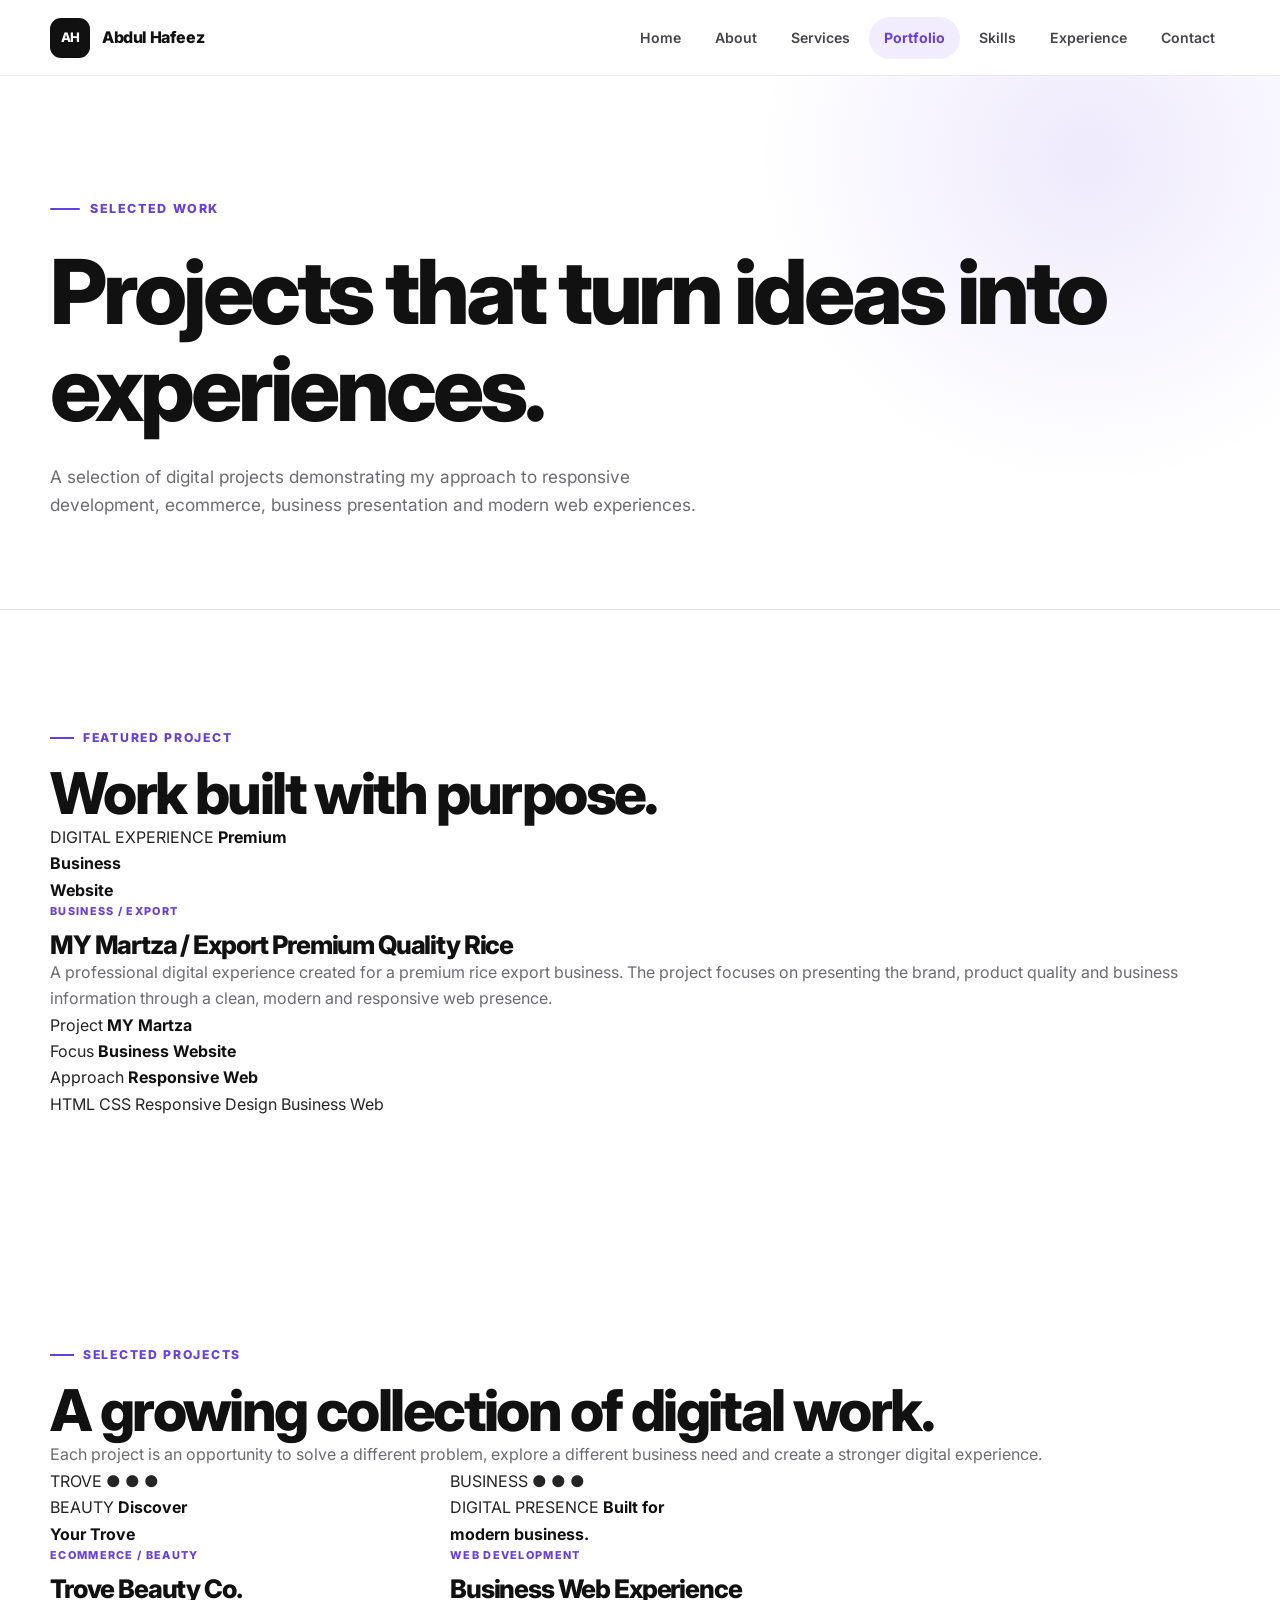
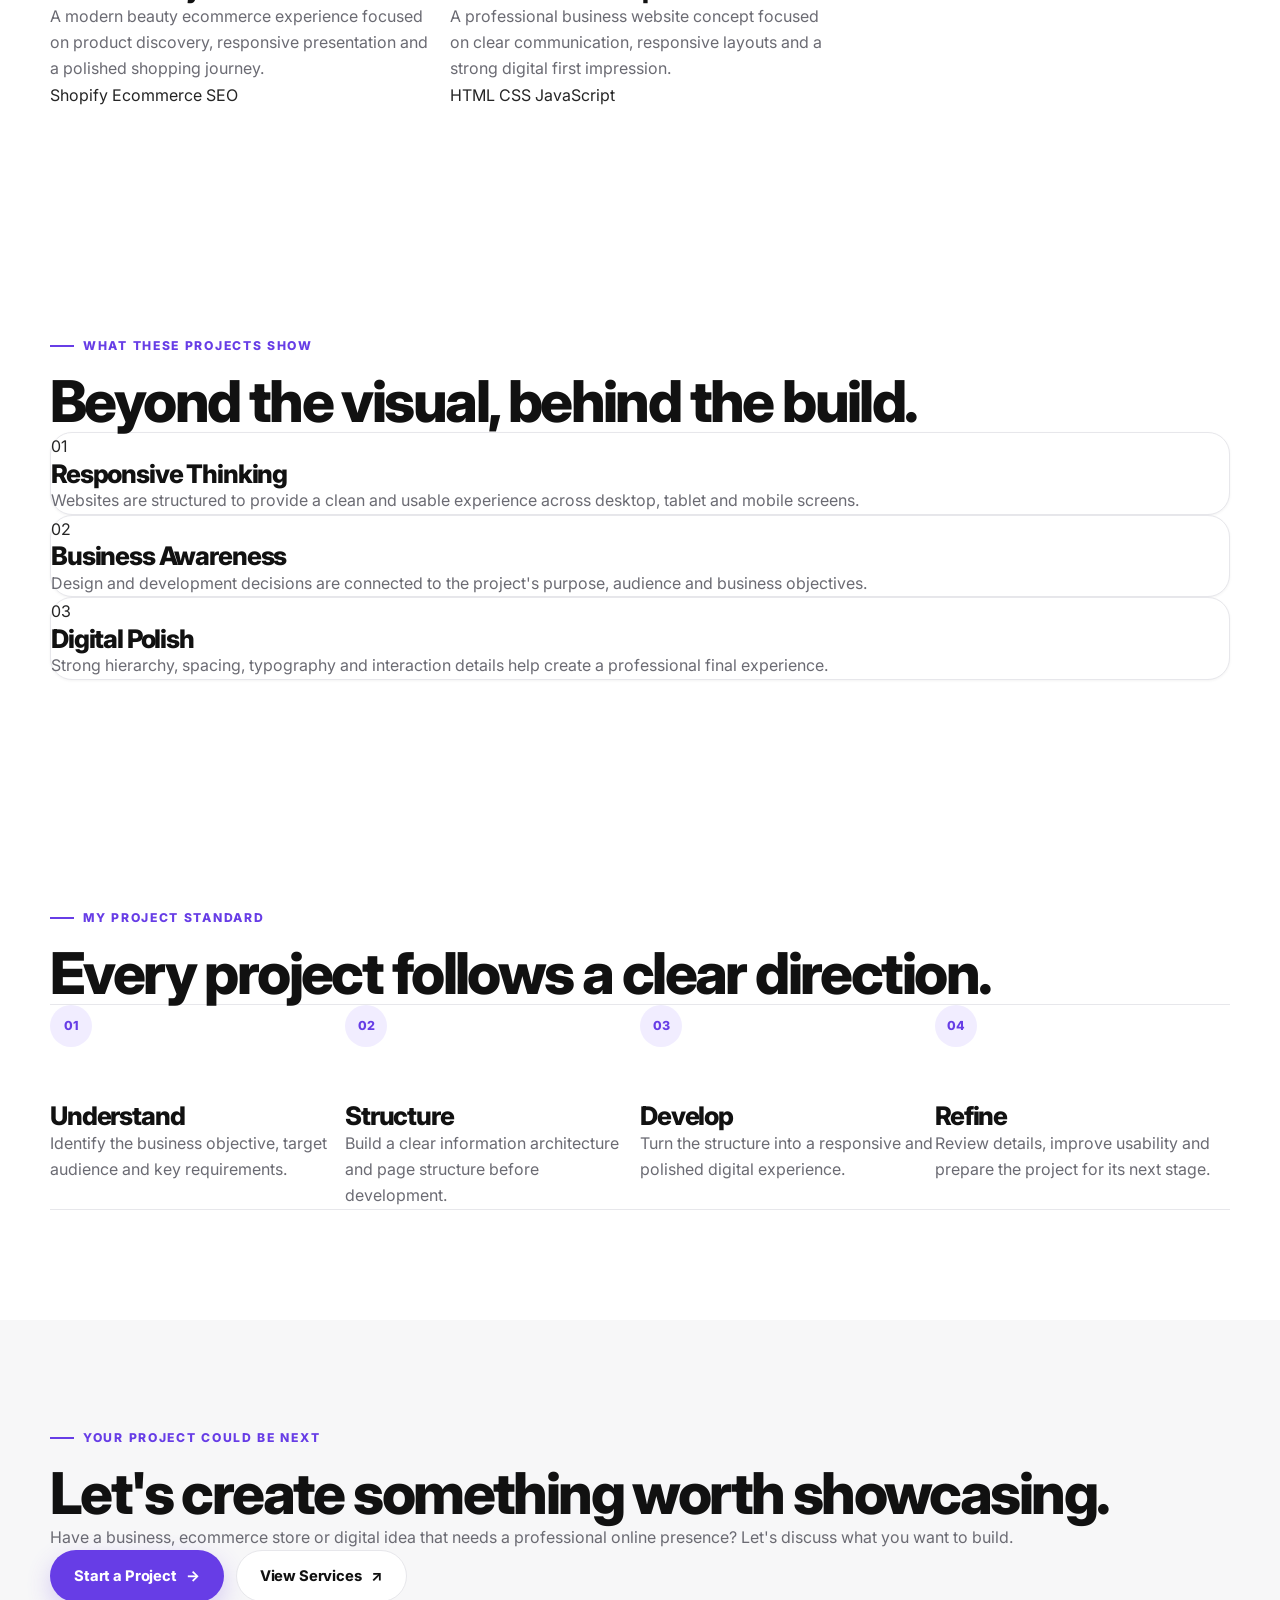
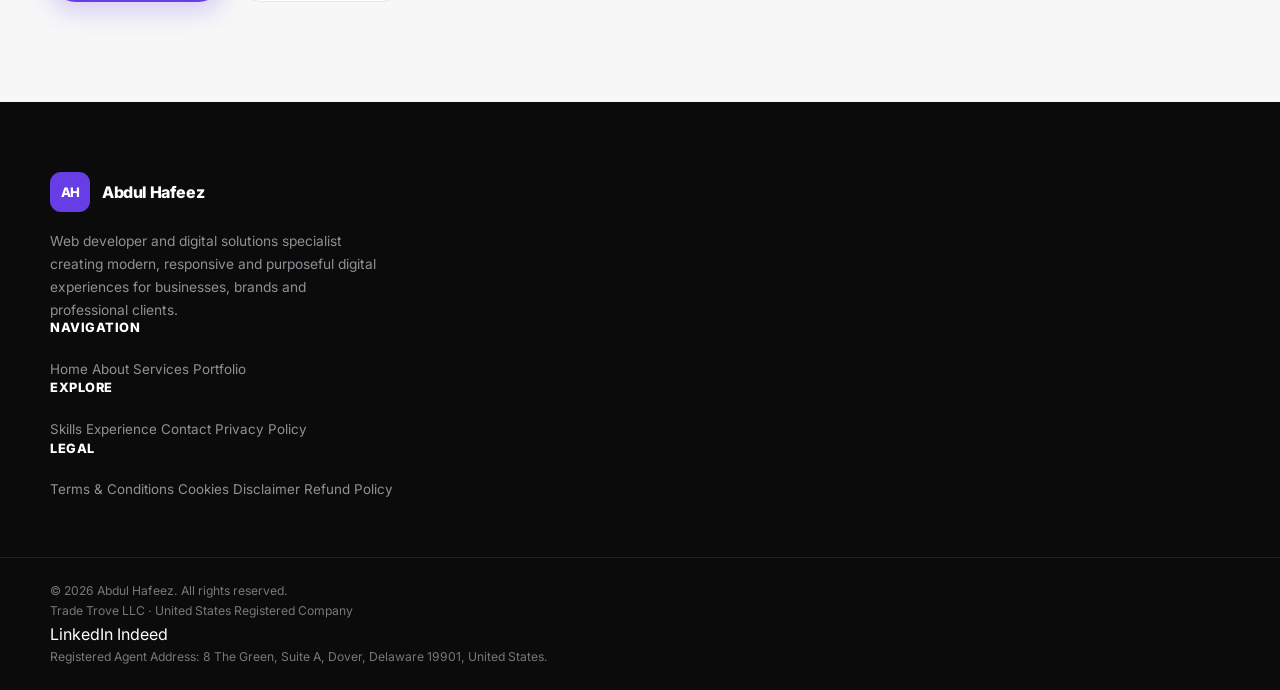
<file: portfolio.html>
<!doctype html>
<html lang="en">
<head>
  <meta charset="utf-8">
  <meta name="viewport" content="width=device-width, initial-scale=1">

  <title>Portfolio | Abdul Hafeez — Web Developer</title>

  <meta
    name="description"
    content="Explore selected web development and digital projects by Abdul Hafeez, including ecommerce, business websites and modern digital experiences."
  >

  <meta
    name="keywords"
    content="Abdul Hafeez portfolio, web developer portfolio, ecommerce website, Shopify website, business website, web development"
  >

  <meta name="author" content="Abdul Hafeez">
  <meta name="robots" content="index, follow">
  <link rel="canonical" href="https://abdulhafeez.thetradetrove.com/portfolio.html">

  <meta property="og:title" content="Portfolio | Abdul Hafeez">
  <meta
    property="og:description"
    content="Selected web development, ecommerce and digital projects by Abdul Hafeez."
  >
  <meta property="og:type" content="website">
  <meta property="og:url" content="https://abdulhafeez.thetradetrove.com/portfolio.html">

  <link rel="preconnect" href="https://fonts.googleapis.com">
  <link rel="preconnect" href="https://fonts.gstatic.com" crossorigin>

  <link
    href="https://fonts.googleapis.com/css2?family=Inter:wght@400;500;600;700;800;900&display=swap"
    rel="stylesheet"
  >

  <link rel="stylesheet" href="style.css">
</head>

<body>

  <!-- =====================================================
       HEADER
       ===================================================== -->

  <header class="site-header">

    <div class="container header-inner">

      <a href="index.html" class="brand" aria-label="Abdul Hafeez Home">
        <span class="brand-mark">AH</span>
        <span class="brand-name">Abdul Hafeez</span>
      </a>

      <button
        class="nav-toggle"
        type="button"
        aria-label="Open navigation"
        aria-expanded="false"
      >
        <span></span>
        <span></span>
        <span></span>
      </button>

      <nav class="main-nav" aria-label="Main navigation">

        <a href="index.html">Home</a>
        <a href="about.html">About</a>
        <a href="services.html">Services</a>
        <a href="portfolio.html" class="active">Portfolio</a>
        <a href="skills.html">Skills</a>
        <a href="experience.html">Experience</a>
        <a href="contact.html">Contact</a>

      </nav>

    </div>

  </header>


  <main>

    <!-- =====================================================
         PAGE HERO
         ===================================================== -->

    <section class="page-hero">

      <div class="container">

        <span class="hero-eyebrow">
          Selected Work
        </span>

        <h1>
          Projects that turn
          <span>ideas into experiences.</span>
        </h1>

        <p>
          A selection of digital projects demonstrating my approach to
          responsive development, ecommerce, business presentation and
          modern web experiences.
        </p>

      </div>

    </section>


    <!-- =====================================================
         FEATURED PROJECT
         ===================================================== -->

    <section class="section">

      <div class="container">

        <div class="section-intro">

          <span class="section-label">
            Featured Project
          </span>

          <h2>
            Work built with
            <span>purpose.</span>
          </h2>

        </div>


        <article class="portfolio-featured">

          <div class="portfolio-featured-visual">

            <div class="portfolio-screen">

              <div class="screen-top">

                <span class="screen-dot"></span>
                <span class="screen-dot"></span>
                <span class="screen-dot"></span>

              </div>

              <div class="screen-content">

                <span class="screen-label">
                  DIGITAL EXPERIENCE
                </span>

                <strong>
                  Premium
                  <br>
                  Business
                  <br>
                  Website
                </strong>

                <div class="screen-lines">
                  <span></span>
                  <span></span>
                  <span></span>
                </div>

              </div>

            </div>

          </div>


          <div class="portfolio-featured-content">

            <span class="project-category">
              Business / Export
            </span>

            <h3>
              MY Martza / Export Premium Quality Rice
            </h3>

            <p>
              A professional digital experience created for a premium rice
              export business. The project focuses on presenting the brand,
              product quality and business information through a clean,
              modern and responsive web presence.
            </p>

            <div class="project-details">

              <div>
                <span>Project</span>
                <strong>MY Martza</strong>
              </div>

              <div>
                <span>Focus</span>
                <strong>Business Website</strong>
              </div>

              <div>
                <span>Approach</span>
                <strong>Responsive Web</strong>
              </div>

            </div>

            <div class="project-tags">

              <span>HTML</span>
              <span>CSS</span>
              <span>Responsive Design</span>
              <span>Business Web</span>

            </div>

          </div>

        </article>

      </div>

    </section>


    <!-- =====================================================
         PROJECT GRID
         ===================================================== -->

    <section class="section section-light">

      <div class="container">

        <div class="section-intro">

          <span class="section-label">
            Selected Projects
          </span>

          <h2>
            A growing collection of
            <span>digital work.</span>
          </h2>

          <p>
            Each project is an opportunity to solve a different problem,
            explore a different business need and create a stronger digital
            experience.
          </p>

        </div>


        <div class="portfolio-grid">

          <!-- TROVE BEAUTY -->

          <article class="portfolio-card">

            <div class="portfolio-card-visual">

              <div class="portfolio-mini-window">

                <div class="mini-header">

                  <span class="mini-brand">
                    TROVE
                  </span>

                  <span class="mini-menu">
                    ● ● ●
                  </span>

                </div>

                <div class="mini-hero">

                  <span>
                    BEAUTY
                  </span>

                  <strong>
                    Discover
                    <br>
                    Your Trove
                  </strong>

                  <div class="mini-product-row">

                    <i></i>
                    <i></i>
                    <i></i>

                  </div>

                </div>

              </div>

            </div>


            <div class="portfolio-card-content">

              <span class="project-category">
                Ecommerce / Beauty
              </span>

              <h3>
                Trove Beauty Co.
              </h3>

              <p>
                A modern beauty ecommerce experience focused on product
                discovery, responsive presentation and a polished shopping
                journey.
              </p>

              <div class="project-tags">

                <span>Shopify</span>
                <span>Ecommerce</span>
                <span>SEO</span>

              </div>

            </div>

          </article>


          <!-- BUSINESS WEB EXPERIENCE -->

          <article class="portfolio-card">

            <div class="portfolio-card-visual">

              <div class="portfolio-mini-window business-window">

                <div class="mini-header">

                  <span class="mini-brand">
                    BUSINESS
                  </span>

                  <span class="mini-menu">
                    ● ● ●
                  </span>

                </div>

                <div class="business-mini-content">

                  <span>
                    DIGITAL PRESENCE
                  </span>

                  <strong>
                    Built for
                    <br>
                    modern business.
                  </strong>

                  <div class="business-mini-bars">

                    <i></i>
                    <i></i>
                    <i></i>
                    <i></i>

                  </div>

                </div>

              </div>

            </div>


            <div class="portfolio-card-content">

              <span class="project-category">
                Web Development
              </span>

              <h3>
                Business Web Experience
              </h3>

              <p>
                A professional business website concept focused on clear
                communication, responsive layouts and a strong digital first
                impression.
              </p>

              <div class="project-tags">

                <span>HTML</span>
                <span>CSS</span>
                <span>JavaScript</span>

              </div>

            </div>

          </article>

        </div>

      </div>

    </section>


    <!-- =====================================================
         CAPABILITIES
         ===================================================== -->

    <section class="section">

      <div class="container">

        <div class="section-intro">

          <span class="section-label">
            What These Projects Show
          </span>

          <h2>
            Beyond the visual,
            <span>behind the build.</span>
          </h2>

        </div>


        <div class="cards-grid cards-grid-3">

          <article class="card">

            <div class="card-number">
              01
            </div>

            <h3>
              Responsive Thinking
            </h3>

            <p>
              Websites are structured to provide a clean and usable
              experience across desktop, tablet and mobile screens.
            </p>

          </article>


          <article class="card">

            <div class="card-number">
              02
            </div>

            <h3>
              Business Awareness
            </h3>

            <p>
              Design and development decisions are connected to the
              project's purpose, audience and business objectives.
            </p>

          </article>


          <article class="card">

            <div class="card-number">
              03
            </div>

            <h3>
              Digital Polish
            </h3>

            <p>
              Strong hierarchy, spacing, typography and interaction details
              help create a professional final experience.
            </p>

          </article>

        </div>

      </div>

    </section>


    <!-- =====================================================
         PROJECT PROCESS
         ===================================================== -->

    <section class="section section-light">

      <div class="container">

        <div class="section-intro">

          <span class="section-label">
            My Project Standard
          </span>

          <h2>
            Every project follows
            <span>a clear direction.</span>
          </h2>

        </div>


        <div class="process-grid">

          <article class="process-card">

            <span class="process-number">
              01
            </span>

            <h3>
              Understand
            </h3>

            <p>
              Identify the business objective, target audience and key
              requirements.
            </p>

          </article>


          <article class="process-card">

            <span class="process-number">
              02
            </span>

            <h3>
              Structure
            </h3>

            <p>
              Build a clear information architecture and page structure
              before development.
            </p>

          </article>


          <article class="process-card">

            <span class="process-number">
              03
            </span>

            <h3>
              Develop
            </h3>

            <p>
              Turn the structure into a responsive and polished digital
              experience.
            </p>

          </article>


          <article class="process-card">

            <span class="process-number">
              04
            </span>

            <h3>
              Refine
            </h3>

            <p>
              Review details, improve usability and prepare the project for
              its next stage.
            </p>

          </article>

        </div>

      </div>

    </section>


    <!-- =====================================================
         PORTFOLIO CTA
         ===================================================== -->

    <section class="final-cta">

      <div class="container">

        <div class="final-cta-inner">

          <span class="section-label">
            Your Project Could Be Next
          </span>

          <h2>
            Let's create something
            <span>worth showcasing.</span>
          </h2>

          <p>
            Have a business, ecommerce store or digital idea that needs a
            professional online presence? Let's discuss what you want to
            build.
          </p>

          <div class="hero-actions">

            <a href="contact.html" class="btn btn-primary">
              Start a Project
              <span>→</span>
            </a>

            <a href="services.html" class="btn btn-secondary">
              View Services
              <span>↗</span>
            </a>

          </div>

        </div>

      </div>

    </section>

  </main>


  <!-- =====================================================
     FOOTER
     ===================================================== -->

<footer class="site-footer">

  <div class="container footer-main">

    <!-- FOOTER BRAND -->
    <div class="footer-brand">

      <a href="index.html" class="brand">
        <span class="brand-mark">AH</span>
        <span class="brand-name">Abdul Hafeez</span>
      </a>

      <p>
        Web developer and digital solutions specialist
        creating modern, responsive and purposeful
        digital experiences for businesses, brands and
        professional clients.
      </p>

    </div>


    <!-- NAVIGATION -->
    <div class="footer-column">

      <h4>
        Navigation
      </h4>

      <a href="index.html">Home</a>
      <a href="about.html">About</a>
      <a href="services.html">Services</a>
      <a href="portfolio.html">Portfolio</a>

    </div>


    <!-- EXPLORE -->
    <div class="footer-column">

      <h4>
        Explore
      </h4>

      <a href="skills.html">Skills</a>
      <a href="experience.html">Experience</a>
      <a href="contact.html">Contact</a>
      <a href="privacy.html">Privacy Policy</a>

    </div>


    <!-- LEGAL -->
    <div class="footer-column">

      <h4>
        Legal
      </h4>

      <a href="terms.html">Terms &amp; Conditions</a>
      <a href="cookies.html">Cookies</a>
      <a href="disclaimer.html">Disclaimer</a>
      <a href="refund-policy.html">Refund Policy</a>

    </div>

  </div>


  <!-- FOOTER BOTTOM -->

  <div class="footer-bottom">

    <div class="container">

      <div class="footer-bottom-inner">

        <p>
          © 2026 Abdul Hafeez. All rights reserved.
        </p>

        <p>
          Trade Trove LLC · United States Registered Company
        </p>

        <div class="footer-social">

          <a
            href="https://www.linkedin.com/in/abdul-hafeez-854a67441/?isSelfProfile=true"
            target="_blank"
            rel="noopener noreferrer"
            aria-label="LinkedIn"
          >
            LinkedIn
          </a>

          <a
            href="https://profile.indeed.com/?hl=en_US&amp;co=US&amp;from=gnav-homepage"
            target="_blank"
            rel="noopener noreferrer"
            aria-label="Indeed"
          >
            Indeed
          </a>

        </div>

      </div>


      <p class="footer-address">

        Registered Agent Address:
        8 The Green, Suite A, Dover, Delaware 19901,
        United States.

      </p>

    </div>

  </div>

</footer>

  <!-- =====================================================
       MOBILE NAVIGATION
       ===================================================== -->

  <script>

    const navToggle = document.querySelector(".nav-toggle");
    const mainNav = document.querySelector(".main-nav");

    if (navToggle && mainNav) {

      navToggle.addEventListener("click", () => {

        const isOpen = mainNav.classList.toggle("open");

        navToggle.setAttribute(
          "aria-expanded",
          isOpen ? "true" : "false"
        );

        navToggle.setAttribute(
          "aria-label",
          isOpen ? "Close navigation" : "Open navigation"
        );

      });


      mainNav.querySelectorAll("a").forEach(link => {

        link.addEventListener("click", () => {

          mainNav.classList.remove("open");

          navToggle.setAttribute(
            "aria-expanded",
            "false"
          );

          navToggle.setAttribute(
            "aria-label",
            "Open navigation"
          );

        });

      });

    }

  </script>

</body>
</html>
</file>
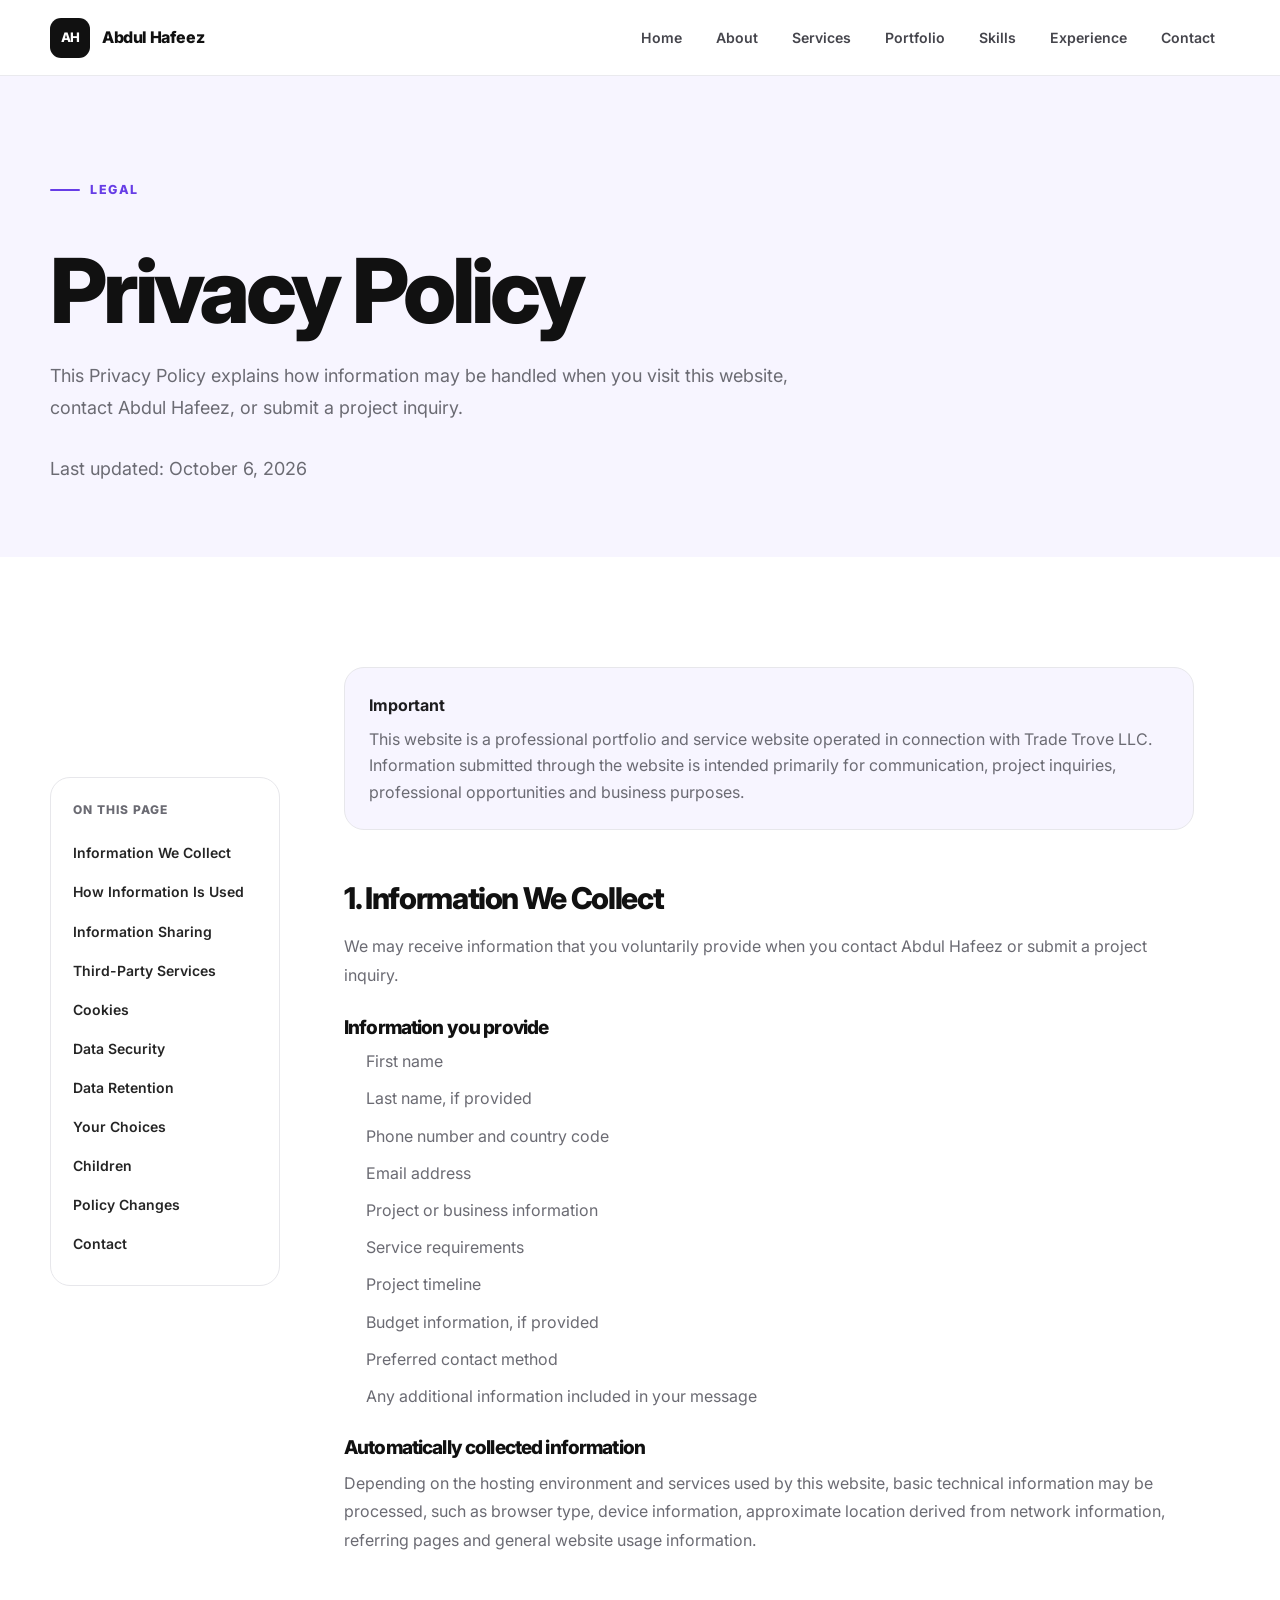
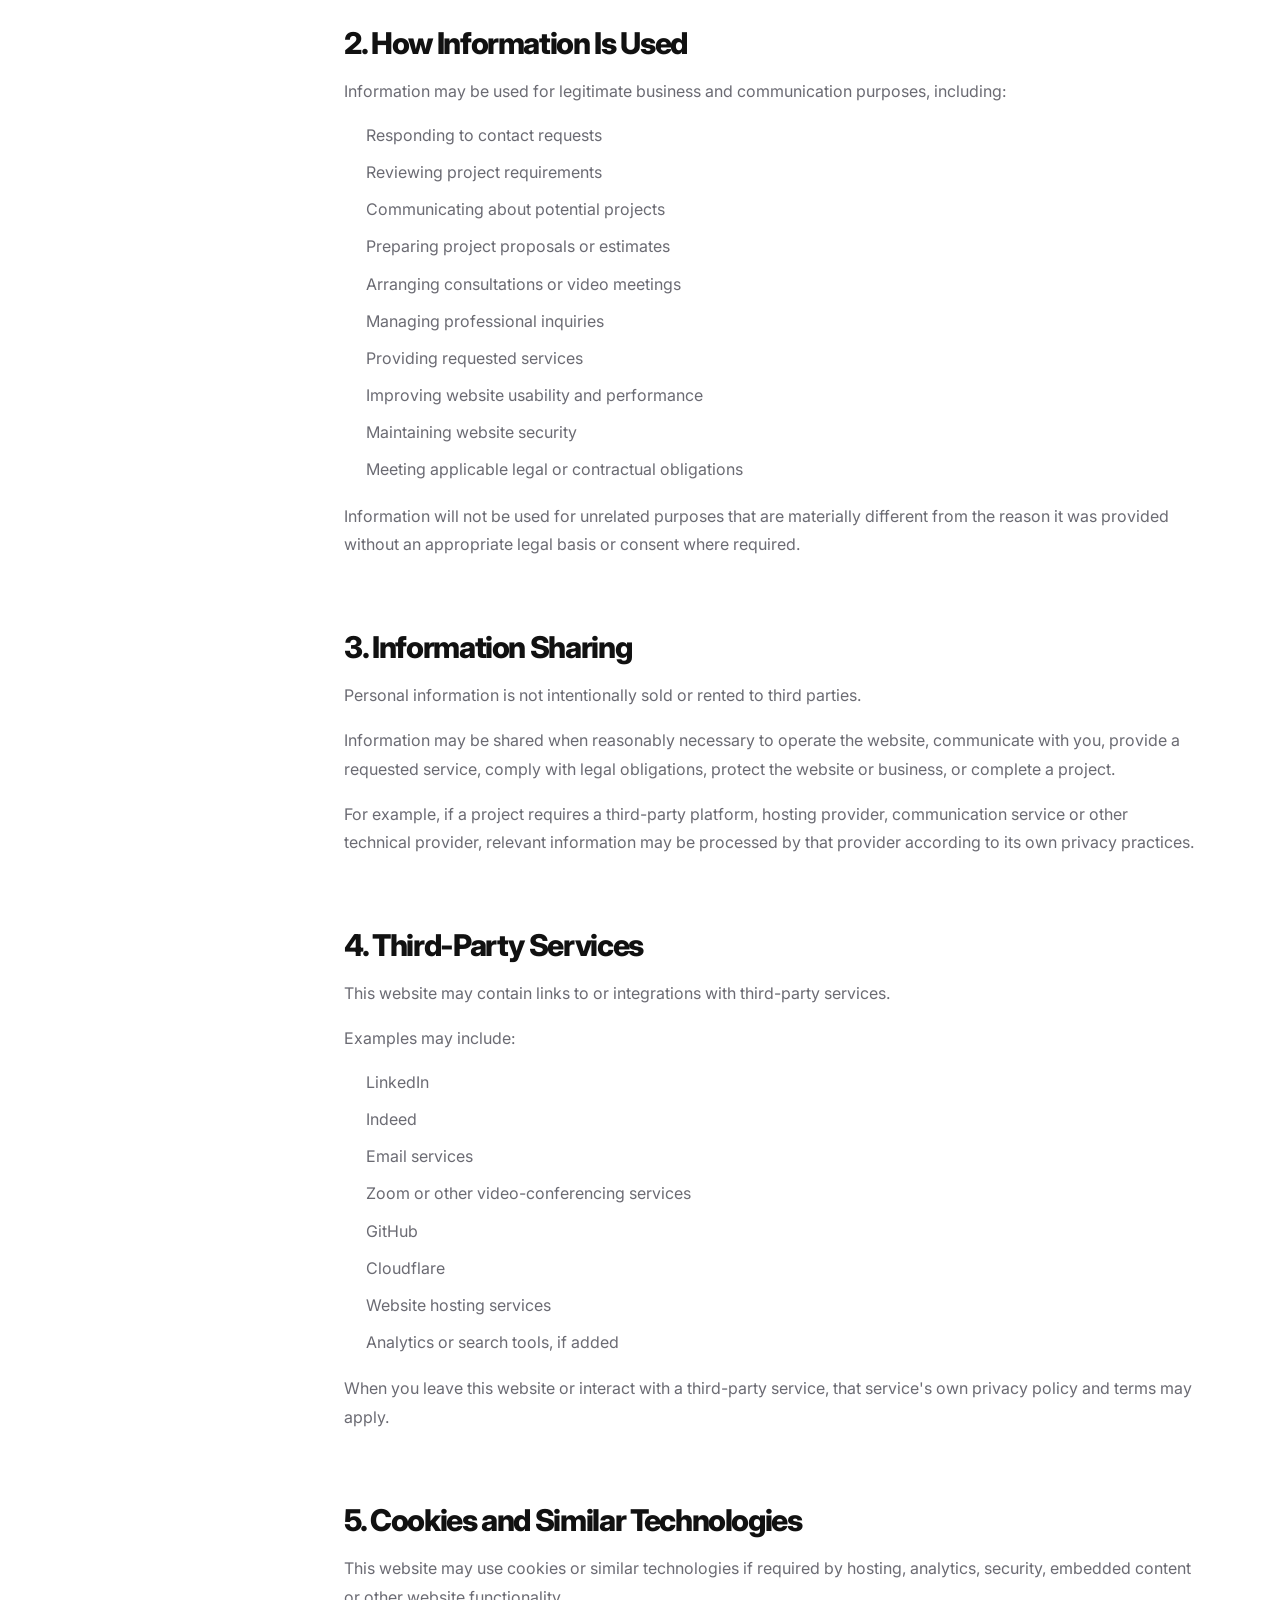
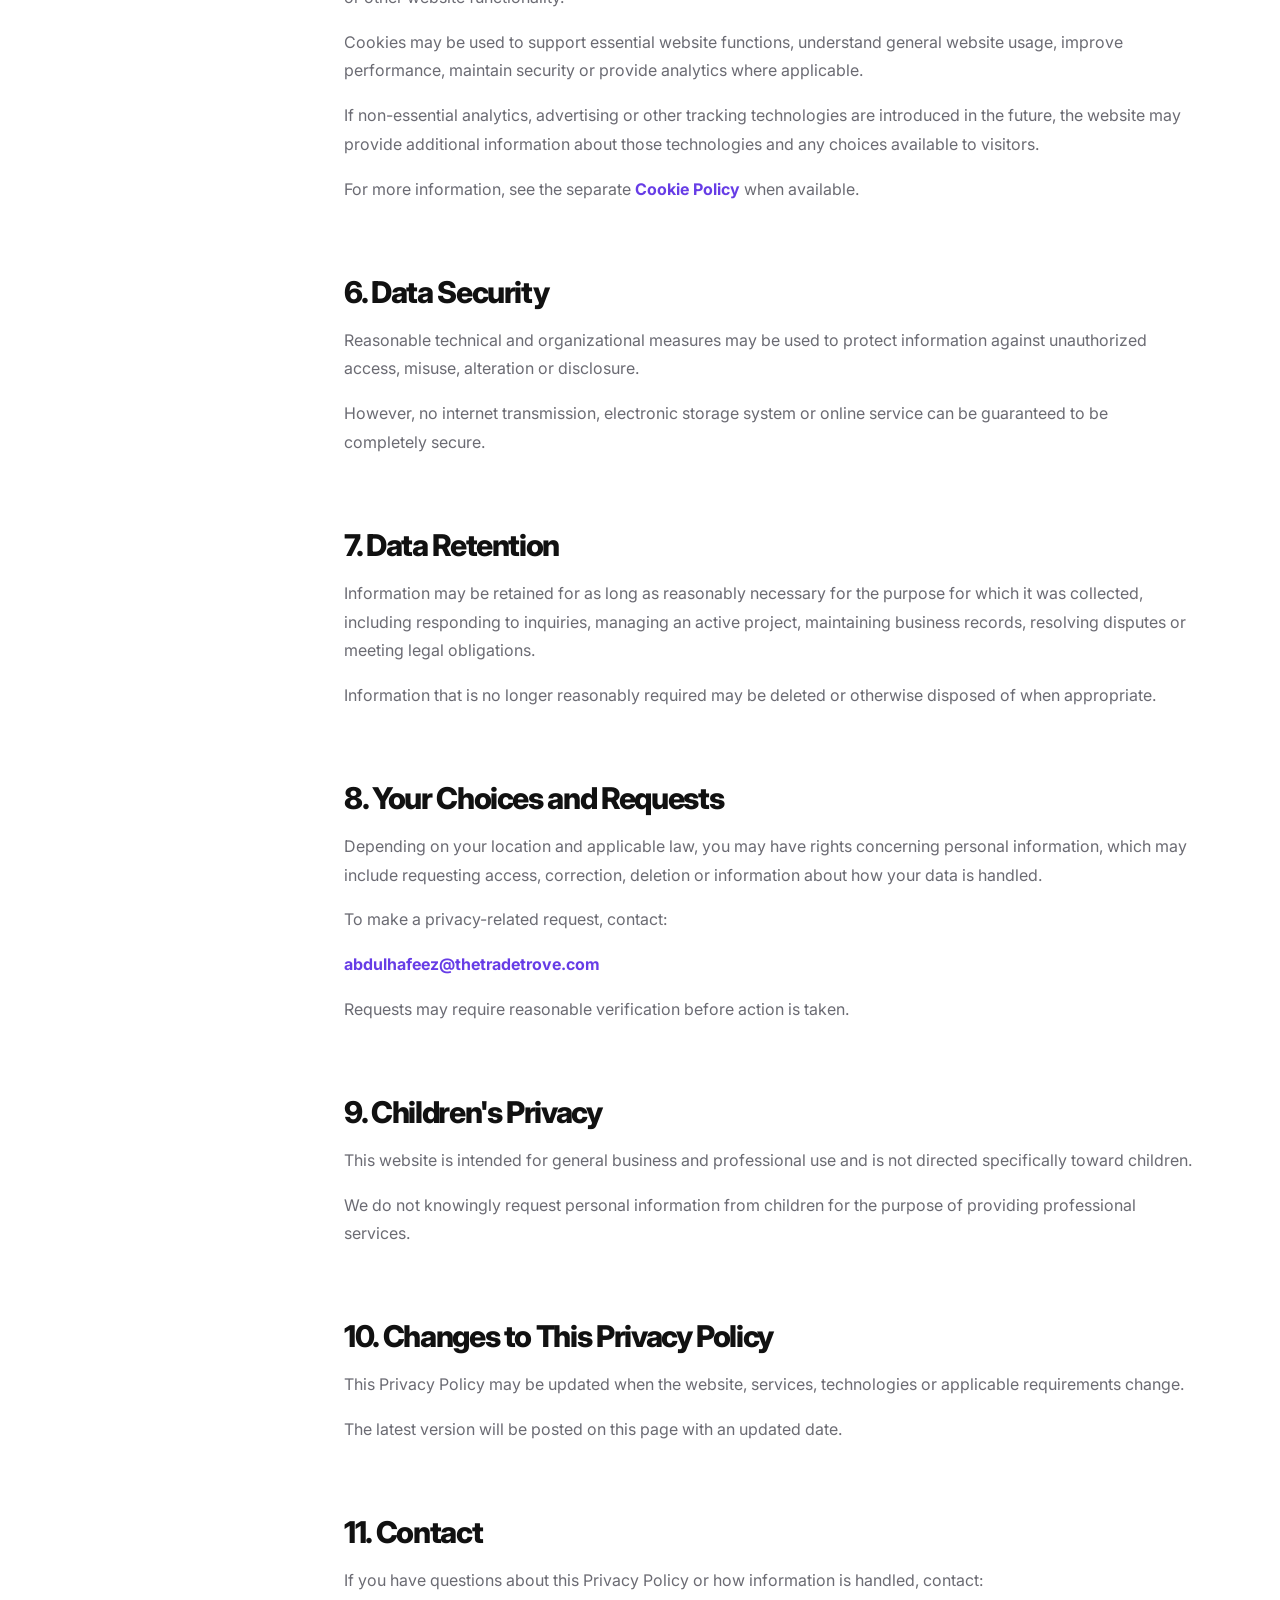
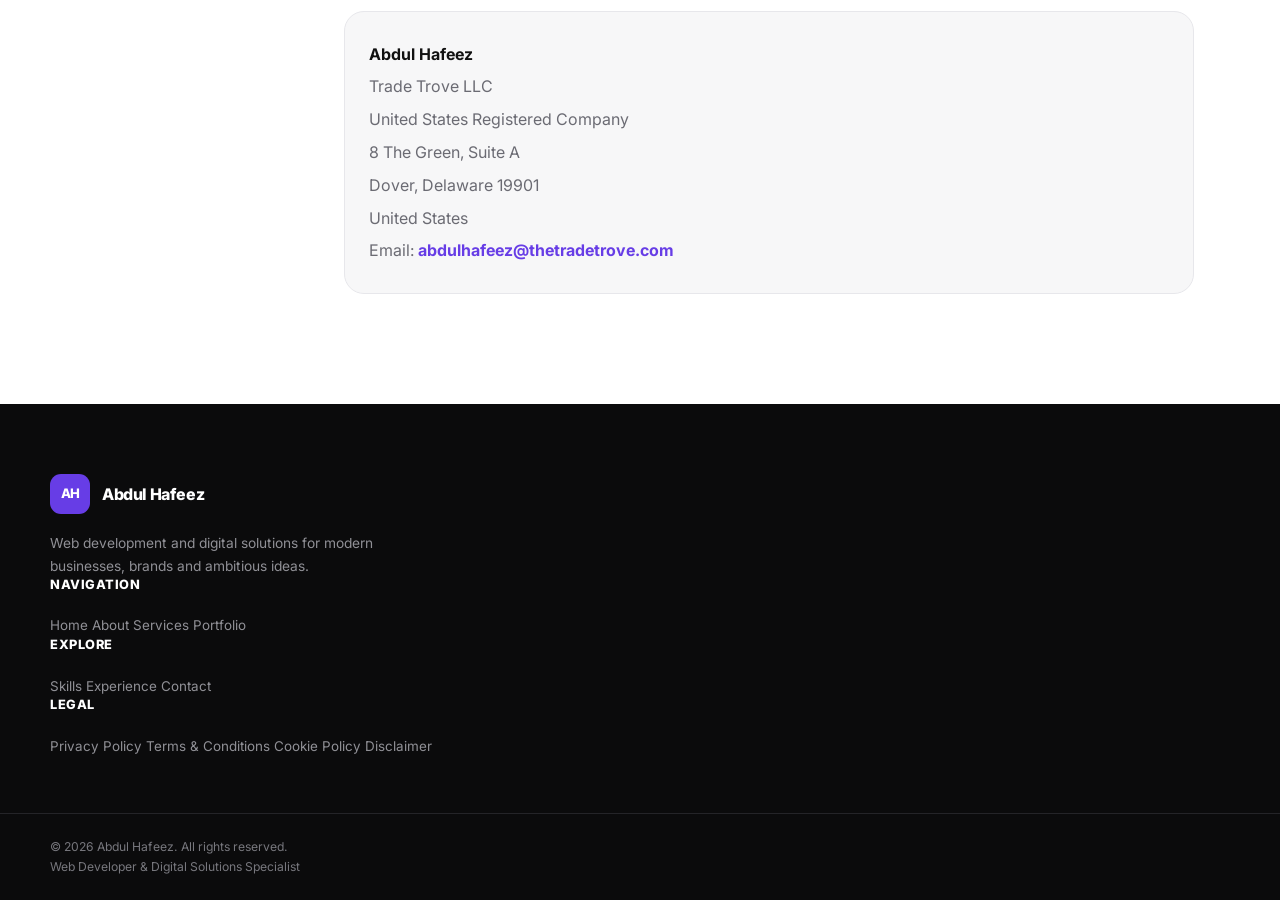
<file: privacy.html>
<!doctype html>
<html lang="en">
<head>
  <meta charset="utf-8">
  <meta name="viewport" content="width=device-width, initial-scale=1">

  <title>Privacy Policy | Abdul Hafeez — Web Developer</title>

  <meta
    name="description"
    content="Privacy Policy for Abdul Hafeez's professional web development portfolio and digital services."
  >

  <meta name="author" content="Abdul Hafeez">
  <meta name="robots" content="index, follow">

  <meta property="og:title" content="Privacy Policy | Abdul Hafeez">
  <meta
    property="og:description"
    content="Learn how information is handled when you use Abdul Hafeez's portfolio website and contact services."
  >
  <meta property="og:type" content="website">

  <link rel="preconnect" href="https://fonts.googleapis.com">
  <link rel="preconnect" href="https://fonts.gstatic.com" crossorigin>

  <link
    href="https://fonts.googleapis.com/css2?family=Inter:wght@400;500;600;700;800;900&display=swap"
    rel="stylesheet"
  >

  <link rel="stylesheet" href="style.css">

  <style>
    /* =====================================================
       LEGAL PAGE
       ===================================================== */

    .legal-hero{
      padding:96px 0 72px;
      background:var(--purple-light);
    }

    .legal-hero h1{
      max-width:850px;
      margin:18px 0 20px;
    }

    .legal-hero p{
      max-width:760px;
      color:var(--muted);
      font-size:18px;
      line-height:1.75;
    }

    .legal-layout{
      display:grid;
      grid-template-columns:230px minmax(0,1fr);
      gap:64px;
      align-items:start;
    }

    .legal-sidebar{
      position:sticky;
      top:110px;
      padding:22px;
      border:1px solid var(--border);
      border-radius:20px;
      background:var(--white);
    }

    .legal-sidebar-title{
      margin-bottom:14px;
      color:var(--muted);
      font-size:12px;
      font-weight:800;
      letter-spacing:.08em;
      text-transform:uppercase;
    }

    .legal-sidebar a{
      display:block;
      padding:8px 0;
      color:var(--text);
      font-size:14px;
      font-weight:600;
      text-decoration:none;
    }

    .legal-sidebar a:hover{
      color:var(--purple);
    }

    .legal-content{
      max-width:850px;
    }

    .legal-section{
      margin-bottom:54px;
      scroll-margin-top:110px;
    }

    .legal-section:last-child{
      margin-bottom:0;
    }

    .legal-section h2{
      margin:0 0 16px;
      font-size:30px;
      line-height:1.2;
    }

    .legal-section h3{
      margin:28px 0 10px;
      font-size:19px;
    }

    .legal-section p{
      margin:0 0 16px;
      color:var(--muted);
      line-height:1.8;
    }

    .legal-section ul{
      margin:0 0 18px;
      padding-left:22px;
      color:var(--muted);
    }

    .legal-section li{
      margin-bottom:10px;
      line-height:1.7;
    }

    .legal-note{
      margin:0 0 50px;
      padding:24px;
      border:1px solid var(--border);
      border-radius:20px;
      background:var(--purple-light);
    }

    .legal-note strong{
      display:block;
      margin-bottom:8px;
      color:var(--ink);
    }

    .legal-note p{
      margin:0;
    }

    .legal-email{
      color:var(--purple);
      font-weight:700;
      text-decoration:none;
    }

    .legal-email:hover{
      text-decoration:underline;
    }

    .legal-business{
      padding:24px;
      border:1px solid var(--border);
      border-radius:20px;
      background:var(--light);
    }

    .legal-business p{
      margin:4px 0;
    }

    .legal-updated{
      margin-top:30px;
      color:var(--muted);
      font-size:14px;
    }

    @media (max-width:800px){

      .legal-hero{
        padding:72px 0 56px;
      }

      .legal-layout{
        grid-template-columns:1fr;
        gap:36px;
      }

      .legal-sidebar{
        position:static;
      }

      .legal-sidebar a{
        display:inline-block;
        margin-right:18px;
      }

      .legal-section h2{
        font-size:26px;
      }

    }
  </style>
</head>

<body>

  <!-- =====================================================
       HEADER
       ===================================================== -->

  <header class="site-header">

    <div class="container header-inner">

      <a href="index.html" class="brand" aria-label="Abdul Hafeez Home">
        <span class="brand-mark">AH</span>
        <span class="brand-name">Abdul Hafeez</span>
      </a>

      <button
        class="nav-toggle"
        type="button"
        aria-label="Open navigation"
        aria-expanded="false"
      >
        <span></span>
        <span></span>
        <span></span>
      </button>

      <nav class="main-nav" aria-label="Main navigation">

        <a href="index.html">Home</a>
        <a href="about.html">About</a>
        <a href="services.html">Services</a>
        <a href="portfolio.html">Portfolio</a>
        <a href="skills.html">Skills</a>
        <a href="experience.html">Experience</a>
        <a href="contact.html">Contact</a>

      </nav>

    </div>

  </header>


  <main>

    <!-- =====================================================
         HERO
         ===================================================== -->

    <section class="legal-hero">

      <div class="container">

        <span class="hero-eyebrow">Legal</span>

        <h1>
          Privacy Policy
        </h1>

        <p>
          This Privacy Policy explains how information may be handled when
          you visit this website, contact Abdul Hafeez, or submit a project
          inquiry.
        </p>

        <p class="legal-updated">
          Last updated: October 6, 2026
        </p>

      </div>

    </section>


    <!-- =====================================================
         CONTENT
         ===================================================== -->

    <section class="section">

      <div class="container">

        <div class="legal-layout">


          <!-- SIDEBAR -->

          <aside class="legal-sidebar">

            <div class="legal-sidebar-title">
              On This Page
            </div>

            <a href="#information">Information We Collect</a>
            <a href="#use">How Information Is Used</a>
            <a href="#sharing">Information Sharing</a>
            <a href="#third-party">Third-Party Services</a>
            <a href="#cookies">Cookies</a>
            <a href="#security">Data Security</a>
            <a href="#retention">Data Retention</a>
            <a href="#rights">Your Choices</a>
            <a href="#children">Children</a>
            <a href="#changes">Policy Changes</a>
            <a href="#contact">Contact</a>

          </aside>


          <!-- CONTENT -->

          <div class="legal-content">


            <div class="legal-note">

              <strong>
                Important
              </strong>

              <p>
                This website is a professional portfolio and service
                website operated in connection with Trade Trove LLC.
                Information submitted through the website is intended
                primarily for communication, project inquiries,
                professional opportunities and business purposes.
              </p>

            </div>


            <!-- 1 -->

            <section class="legal-section" id="information">

              <h2>
                1. Information We Collect
              </h2>

              <p>
                We may receive information that you voluntarily provide
                when you contact Abdul Hafeez or submit a project inquiry.
              </p>

              <h3>
                Information you provide
              </h3>

              <ul>
                <li>First name</li>
                <li>Last name, if provided</li>
                <li>Phone number and country code</li>
                <li>Email address</li>
                <li>Project or business information</li>
                <li>Service requirements</li>
                <li>Project timeline</li>
                <li>Budget information, if provided</li>
                <li>Preferred contact method</li>
                <li>Any additional information included in your message</li>
              </ul>

              <h3>
                Automatically collected information
              </h3>

              <p>
                Depending on the hosting environment and services used by
                this website, basic technical information may be processed,
                such as browser type, device information, approximate
                location derived from network information, referring pages
                and general website usage information.
              </p>

            </section>


            <!-- 2 -->

            <section class="legal-section" id="use">

              <h2>
                2. How Information Is Used
              </h2>

              <p>
                Information may be used for legitimate business and
                communication purposes, including:
              </p>

              <ul>
                <li>Responding to contact requests</li>
                <li>Reviewing project requirements</li>
                <li>Communicating about potential projects</li>
                <li>Preparing project proposals or estimates</li>
                <li>Arranging consultations or video meetings</li>
                <li>Managing professional inquiries</li>
                <li>Providing requested services</li>
                <li>Improving website usability and performance</li>
                <li>Maintaining website security</li>
                <li>Meeting applicable legal or contractual obligations</li>
              </ul>

              <p>
                Information will not be used for unrelated purposes that
                are materially different from the reason it was provided
                without an appropriate legal basis or consent where
                required.
              </p>

            </section>


            <!-- 3 -->

            <section class="legal-section" id="sharing">

              <h2>
                3. Information Sharing
              </h2>

              <p>
                Personal information is not intentionally sold or rented
                to third parties.
              </p>

              <p>
                Information may be shared when reasonably necessary to
                operate the website, communicate with you, provide a
                requested service, comply with legal obligations, protect
                the website or business, or complete a project.
              </p>

              <p>
                For example, if a project requires a third-party platform,
                hosting provider, communication service or other technical
                provider, relevant information may be processed by that
                provider according to its own privacy practices.
              </p>

            </section>


            <!-- 4 -->

            <section class="legal-section" id="third-party">

              <h2>
                4. Third-Party Services
              </h2>

              <p>
                This website may contain links to or integrations with
                third-party services.
              </p>

              <p>
                Examples may include:
              </p>

              <ul>
                <li>LinkedIn</li>
                <li>Indeed</li>
                <li>Email services</li>
                <li>Zoom or other video-conferencing services</li>
                <li>GitHub</li>
                <li>Cloudflare</li>
                <li>Website hosting services</li>
                <li>Analytics or search tools, if added</li>
              </ul>

              <p>
                When you leave this website or interact with a third-party
                service, that service's own privacy policy and terms may
                apply.
              </p>

            </section>


            <!-- 5 -->

            <section class="legal-section" id="cookies">

              <h2>
                5. Cookies and Similar Technologies
              </h2>

              <p>
                This website may use cookies or similar technologies if
                required by hosting, analytics, security, embedded content
                or other website functionality.
              </p>

              <p>
                Cookies may be used to support essential website functions,
                understand general website usage, improve performance,
                maintain security or provide analytics where applicable.
              </p>

              <p>
                If non-essential analytics, advertising or other tracking
                technologies are introduced in the future, the website may
                provide additional information about those technologies and
                any choices available to visitors.
              </p>

              <p>
                For more information, see the separate
                <a href="cookies.html" class="legal-email">
                  Cookie Policy
                </a>
                when available.
              </p>

            </section>


            <!-- 6 -->

            <section class="legal-section" id="security">

              <h2>
                6. Data Security
              </h2>

              <p>
                Reasonable technical and organizational measures may be
                used to protect information against unauthorized access,
                misuse, alteration or disclosure.
              </p>

              <p>
                However, no internet transmission, electronic storage
                system or online service can be guaranteed to be completely
                secure.
              </p>

            </section>


            <!-- 7 -->

            <section class="legal-section" id="retention">

              <h2>
                7. Data Retention
              </h2>

              <p>
                Information may be retained for as long as reasonably
                necessary for the purpose for which it was collected,
                including responding to inquiries, managing an active
                project, maintaining business records, resolving disputes
                or meeting legal obligations.
              </p>

              <p>
                Information that is no longer reasonably required may be
                deleted or otherwise disposed of when appropriate.
              </p>

            </section>


            <!-- 8 -->

            <section class="legal-section" id="rights">

              <h2>
                8. Your Choices and Requests
              </h2>

              <p>
                Depending on your location and applicable law, you may have
                rights concerning personal information, which may include
                requesting access, correction, deletion or information about
                how your data is handled.
              </p>

              <p>
                To make a privacy-related request, contact:
              </p>

              <p>
                <a
                  href="mailto:abdulhafeez@thetradetrove.com"
                  class="legal-email"
                >
                  abdulhafeez@thetradetrove.com
                </a>
              </p>

              <p>
                Requests may require reasonable verification before action
                is taken.
              </p>

            </section>


            <!-- 9 -->

            <section class="legal-section" id="children">

              <h2>
                9. Children's Privacy
              </h2>

              <p>
                This website is intended for general business and
                professional use and is not directed specifically toward
                children.
              </p>

              <p>
                We do not knowingly request personal information from
                children for the purpose of providing professional services.
              </p>

            </section>


            <!-- 10 -->

            <section class="legal-section" id="changes">

              <h2>
                10. Changes to This Privacy Policy
              </h2>

              <p>
                This Privacy Policy may be updated when the website,
                services, technologies or applicable requirements change.
              </p>

              <p>
                The latest version will be posted on this page with an
                updated date.
              </p>

            </section>


            <!-- 11 -->

            <section class="legal-section" id="contact">

              <h2>
                11. Contact
              </h2>

              <p>
                If you have questions about this Privacy Policy or how
                information is handled, contact:
              </p>

              <div class="legal-business">

                <p>
                  <strong>Abdul Hafeez</strong>
                </p>

                <p>
                  Trade Trove LLC
                </p>

                <p>
                  United States Registered Company
                </p>

                <p>
                  8 The Green, Suite A
                </p>

                <p>
                  Dover, Delaware 19901
                </p>

                <p>
                  United States
                </p>

                <p>
                  Email:
                  <a
                    href="mailto:abdulhafeez@thetradetrove.com"
                    class="legal-email"
                  >
                    abdulhafeez@thetradetrove.com
                  </a>
                </p>

              </div>

            </section>


          </div>

        </div>

      </div>

    </section>

  </main>


  <!-- =====================================================
       FOOTER
       ===================================================== -->

  <footer class="site-footer">

    <div class="container footer-main">

      <div class="footer-brand">

        <a href="index.html" class="brand">
          <span class="brand-mark">AH</span>
          <span class="brand-name">Abdul Hafeez</span>
        </a>

        <p>
          Web development and digital solutions for modern businesses,
          brands and ambitious ideas.
        </p>

      </div>


      <div class="footer-column">

        <h4>Navigation</h4>

        <a href="index.html">Home</a>
        <a href="about.html">About</a>
        <a href="services.html">Services</a>
        <a href="portfolio.html">Portfolio</a>

      </div>


      <div class="footer-column">

        <h4>Explore</h4>

        <a href="skills.html">Skills</a>
        <a href="experience.html">Experience</a>
        <a href="contact.html">Contact</a>

      </div>


      <div class="footer-column">

        <h4>Legal</h4>

        <a href="privacy.html">Privacy Policy</a>
        <a href="terms.html">Terms & Conditions</a>
        <a href="cookies.html">Cookie Policy</a>
        <a href="disclaimer.html">Disclaimer</a>

      </div>

    </div>


    <div class="footer-bottom">

      <div class="container">

        <p>
          © 2026 Abdul Hafeez. All rights reserved.
        </p>

        <p>
          Web Developer & Digital Solutions Specialist
        </p>

      </div>

    </div>

  </footer>


  <!-- =====================================================
       MOBILE NAVIGATION
       ===================================================== -->

  <script>

    const navToggle = document.querySelector(".nav-toggle");
    const mainNav = document.querySelector(".main-nav");

    if (navToggle && mainNav) {

      navToggle.addEventListener("click", () => {

        const isOpen = mainNav.classList.toggle("open");

        navToggle.setAttribute(
          "aria-expanded",
          isOpen ? "true" : "false"
        );

        navToggle.setAttribute(
          "aria-label",
          isOpen ? "Close navigation" : "Open navigation"
        );

      });


      mainNav.querySelectorAll("a").forEach(link => {

        link.addEventListener("click", () => {

          mainNav.classList.remove("open");

          navToggle.setAttribute(
            "aria-expanded",
            "false"
          );

          navToggle.setAttribute(
            "aria-label",
            "Open navigation"
          );

        });

      });

    }

  </script>

</body>
</html>
</file>
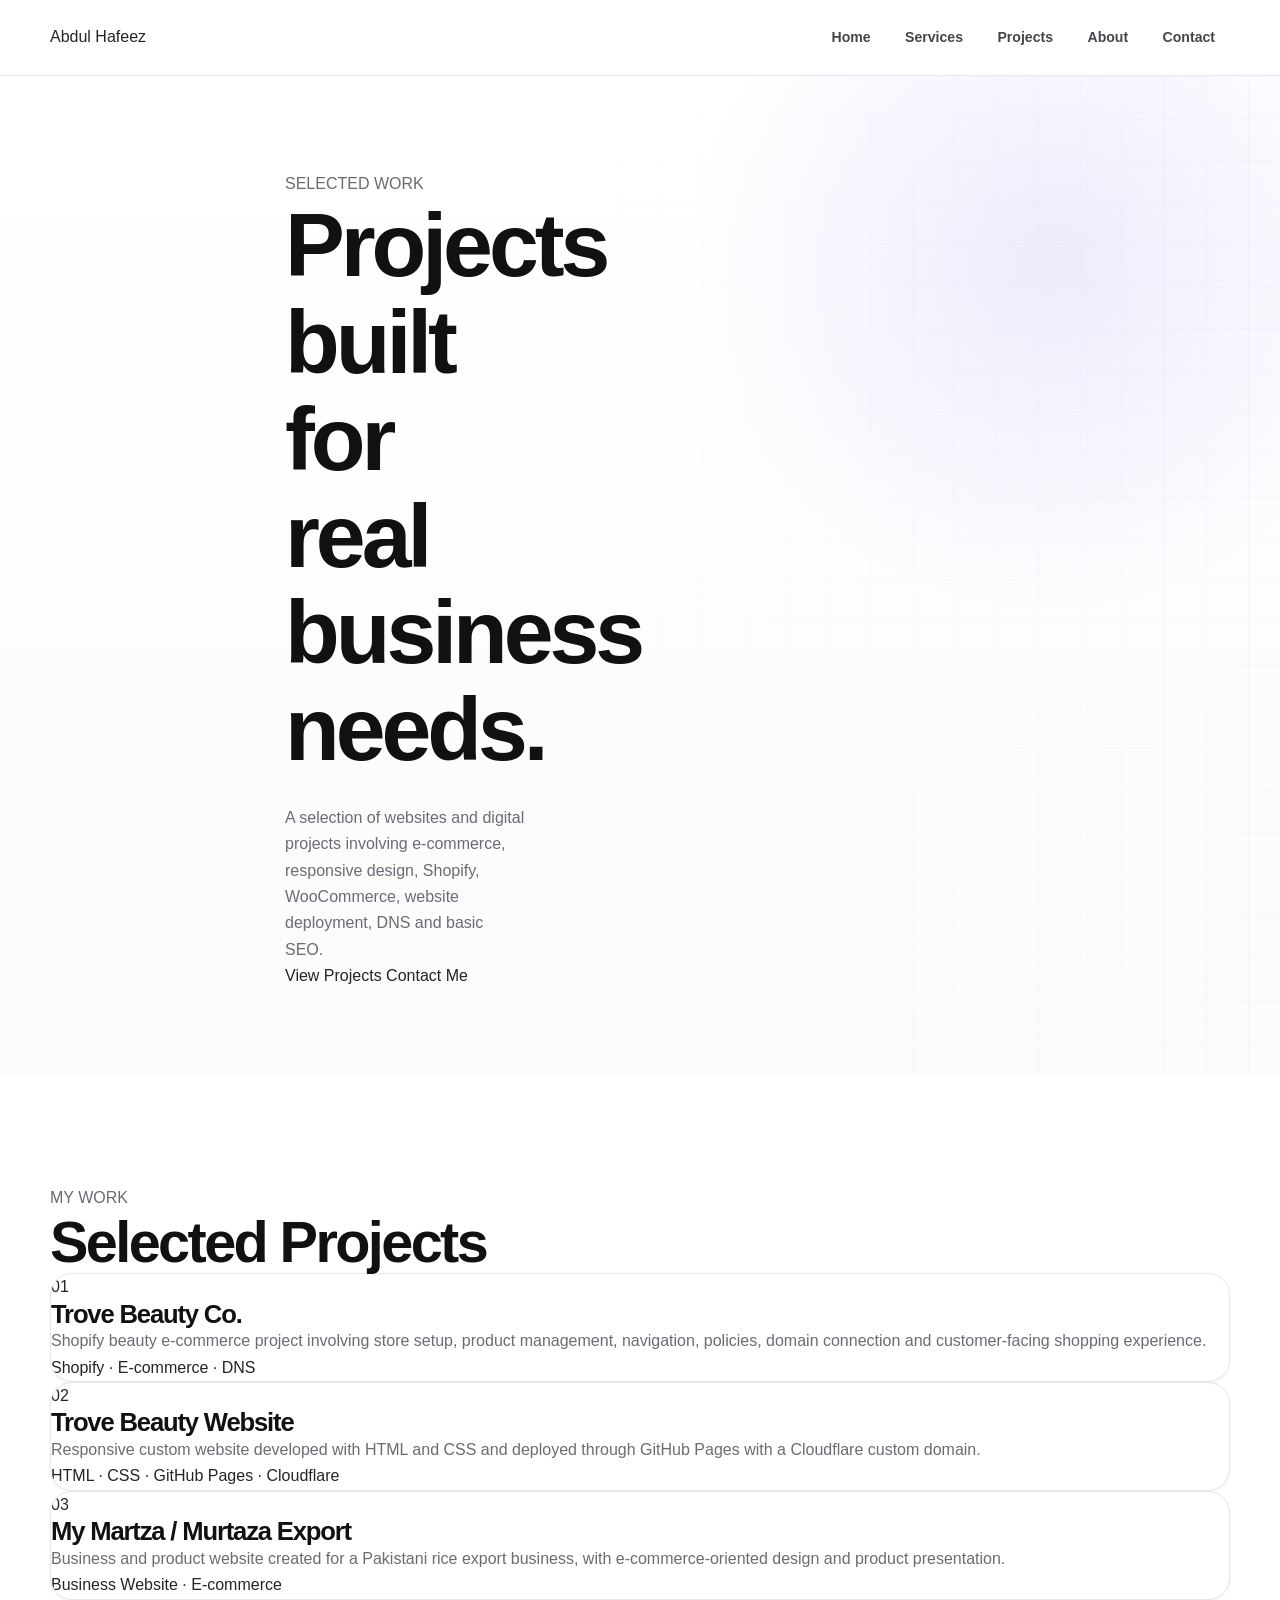
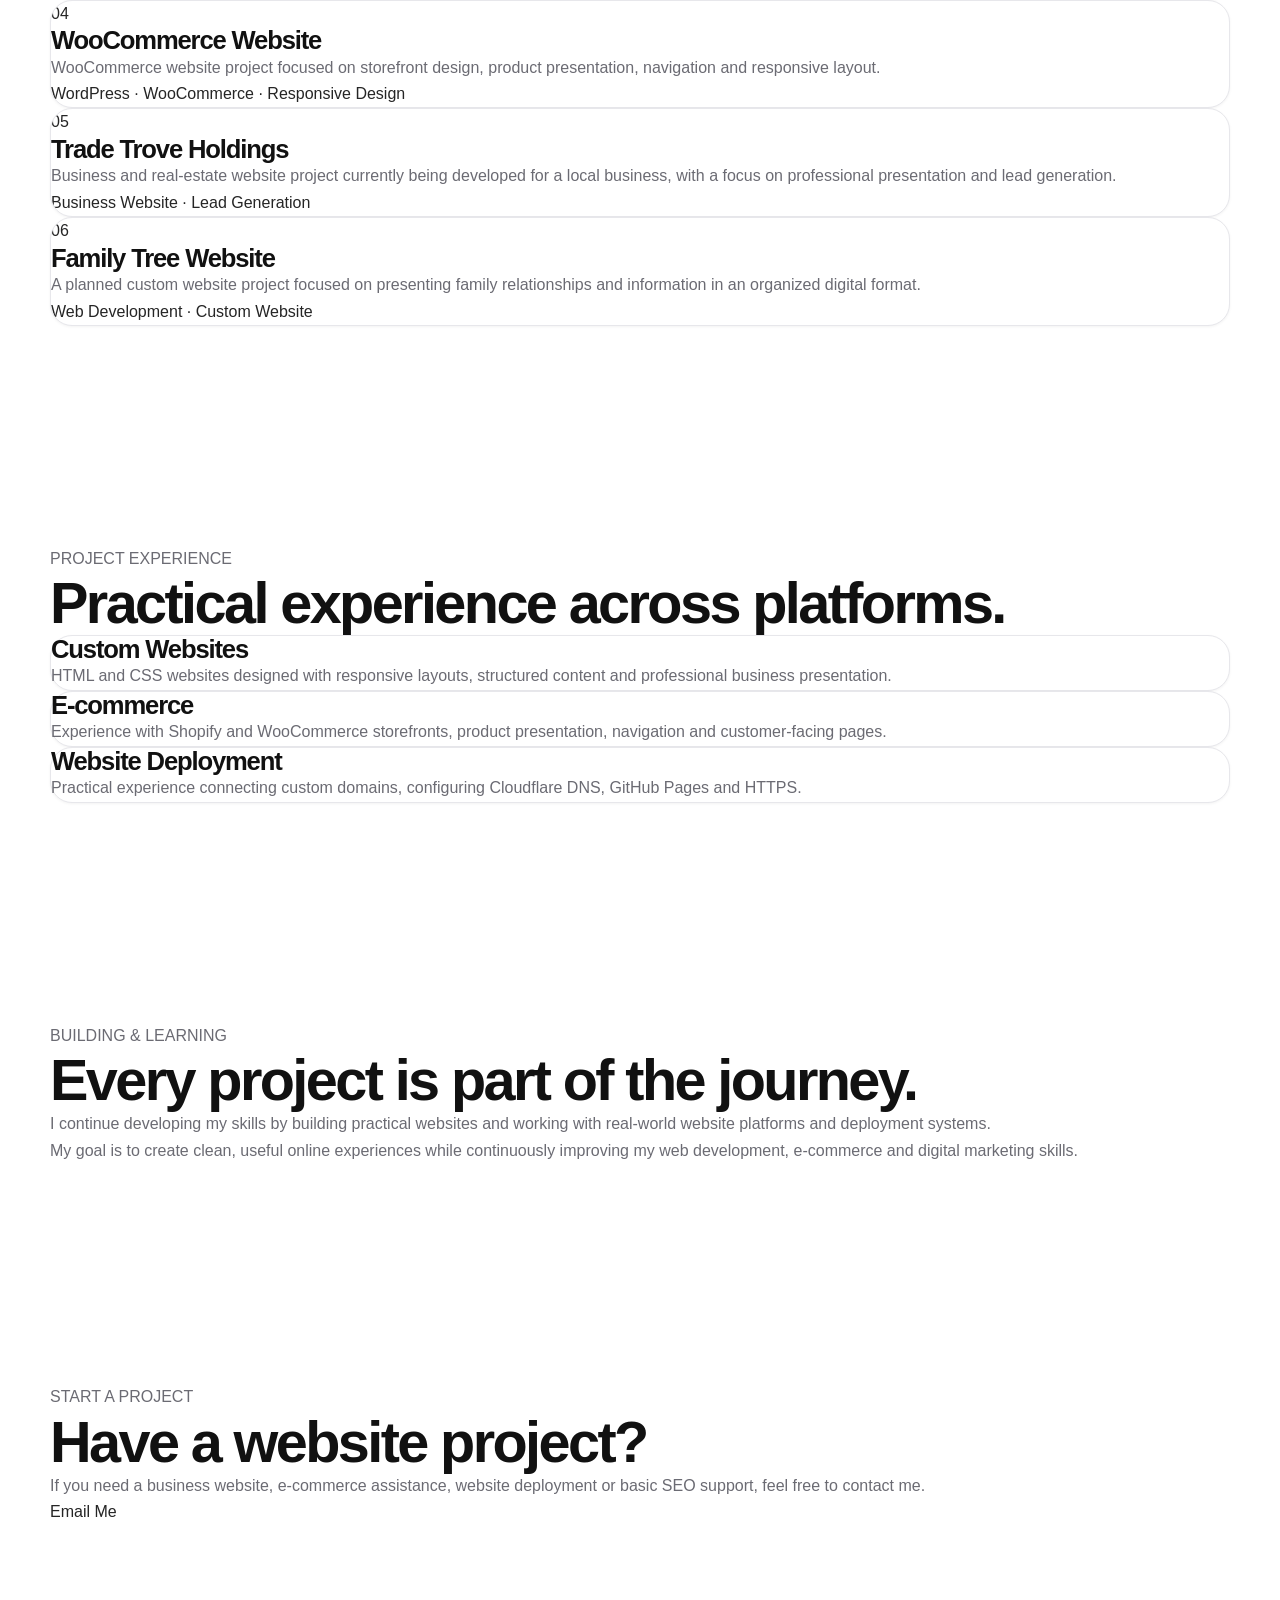
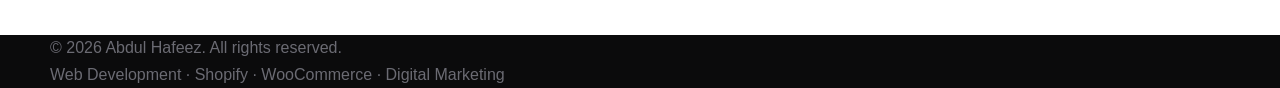
<file: projects.html>
<!DOCTYPE html>
<html lang="en">
<head>
  <meta charset="UTF-8">
  <meta name="viewport" content="width=device-width, initial-scale=1.0">

  <title>Projects | Abdul Hafeez | Web Developer</title>

  <meta name="description" content="View selected web development, Shopify, WooCommerce, e-commerce, DNS and website deployment projects by Abdul Hafeez.">

  <link rel="stylesheet" href="style.css">
</head>

<body>

<header class="site-header">
  <div class="container nav">

    <a href="index.html" class="logo">
      Abdul Hafeez
    </a>

    <nav>
      <a href="index.html">Home</a>
      <a href="services.html">Services</a>
      <a href="projects.html">Projects</a>
      <a href="index.html#about">About</a>
      <a href="index.html#contact">Contact</a>
    </nav>

  </div>
</header>


<main>

<section class="hero">
  <div class="container hero-content">

    <div>
      <p class="eyebrow">SELECTED WORK</p>

      <h1>
        Projects built for
        real business needs.
      </h1>

      <p class="hero-text">
        A selection of websites and digital projects involving
        e-commerce, responsive design, Shopify, WooCommerce,
        website deployment, DNS and basic SEO.
      </p>

      <div class="hero-buttons">
        <a href="#projects" class="button primary">View Projects</a>
        <a href="index.html#contact" class="button secondary">Contact Me</a>
      </div>
    </div>

  </div>
</section>


<section id="projects" class="section projects-section">
  <div class="container">

    <p class="eyebrow">MY WORK</p>

    <h2>Selected Projects</h2>

    <div class="project-grid">

      <article class="project-card">
        <div class="project-number">01</div>

        <h3>Trove Beauty Co.</h3>

        <p>
          Shopify beauty e-commerce project involving store setup,
          product management, navigation, policies, domain connection
          and customer-facing shopping experience.
        </p>

        <span>Shopify · E-commerce · DNS</span>
      </article>


      <article class="project-card">
        <div class="project-number">02</div>

        <h3>Trove Beauty Website</h3>

        <p>
          Responsive custom website developed with HTML and CSS and
          deployed through GitHub Pages with a Cloudflare custom domain.
        </p>

        <span>HTML · CSS · GitHub Pages · Cloudflare</span>
      </article>


      <article class="project-card">
        <div class="project-number">03</div>

        <h3>My Martza / Murtaza Export</h3>

        <p>
          Business and product website created for a Pakistani rice
          export business, with e-commerce-oriented design and product
          presentation.
        </p>

        <span>Business Website · E-commerce</span>
      </article>


      <article class="project-card">
        <div class="project-number">04</div>

        <h3>WooCommerce Website</h3>

        <p>
          WooCommerce website project focused on storefront design,
          product presentation, navigation and responsive layout.
        </p>

        <span>WordPress · WooCommerce · Responsive Design</span>
      </article>


      <article class="project-card">
        <div class="project-number">05</div>

        <h3>Trade Trove Holdings</h3>

        <p>
          Business and real-estate website project currently being
          developed for a local business, with a focus on professional
          presentation and lead generation.
        </p>

        <span>Business Website · Lead Generation</span>
      </article>


      <article class="project-card">
        <div class="project-number">06</div>

        <h3>Family Tree Website</h3>

        <p>
          A planned custom website project focused on presenting family
          relationships and information in an organized digital format.
        </p>

        <span>Web Development · Custom Website</span>
      </article>

    </div>

  </div>
</section>


<section class="section">
  <div class="container">

    <p class="eyebrow">PROJECT EXPERIENCE</p>

    <h2>Practical experience across platforms.</h2>

    <div class="service-grid">

      <article class="card">
        <h3>Custom Websites</h3>
        <p>
          HTML and CSS websites designed with responsive layouts,
          structured content and professional business presentation.
        </p>
      </article>


      <article class="card">
        <h3>E-commerce</h3>
        <p>
          Experience with Shopify and WooCommerce storefronts,
          product presentation, navigation and customer-facing pages.
        </p>
      </article>


      <article class="card">
        <h3>Website Deployment</h3>
        <p>
          Practical experience connecting custom domains, configuring
          Cloudflare DNS, GitHub Pages and HTTPS.
        </p>
      </article>

    </div>

  </div>
</section>


<section class="section about-section">
  <div class="container">

    <p class="eyebrow">BUILDING & LEARNING</p>

    <h2>Every project is part of the journey.</h2>

    <p>
      I continue developing my skills by building practical websites
      and working with real-world website platforms and deployment
      systems.
    </p>

    <p>
      My goal is to create clean, useful online experiences while
      continuously improving my web development, e-commerce and
      digital marketing skills.
    </p>

  </div>
</section>


<section class="section contact-section">
  <div class="container">

    <p class="eyebrow">START A PROJECT</p>

    <h2>Have a website project?</h2>

    <p>
      If you need a business website, e-commerce assistance,
      website deployment or basic SEO support, feel free to contact me.
    </p>

    <a href="mailto:abdulhafeez@thetradetrove.com" class="button primary">
      Email Me
    </a>

  </div>
</section>

</main>


<footer class="site-footer">
  <div class="container">

    <p>
      © 2026 Abdul Hafeez. All rights reserved.
    </p>

    <p>
      Web Development · Shopify · WooCommerce · Digital Marketing
    </p>

  </div>
</footer>

</body>
</html>
</file>
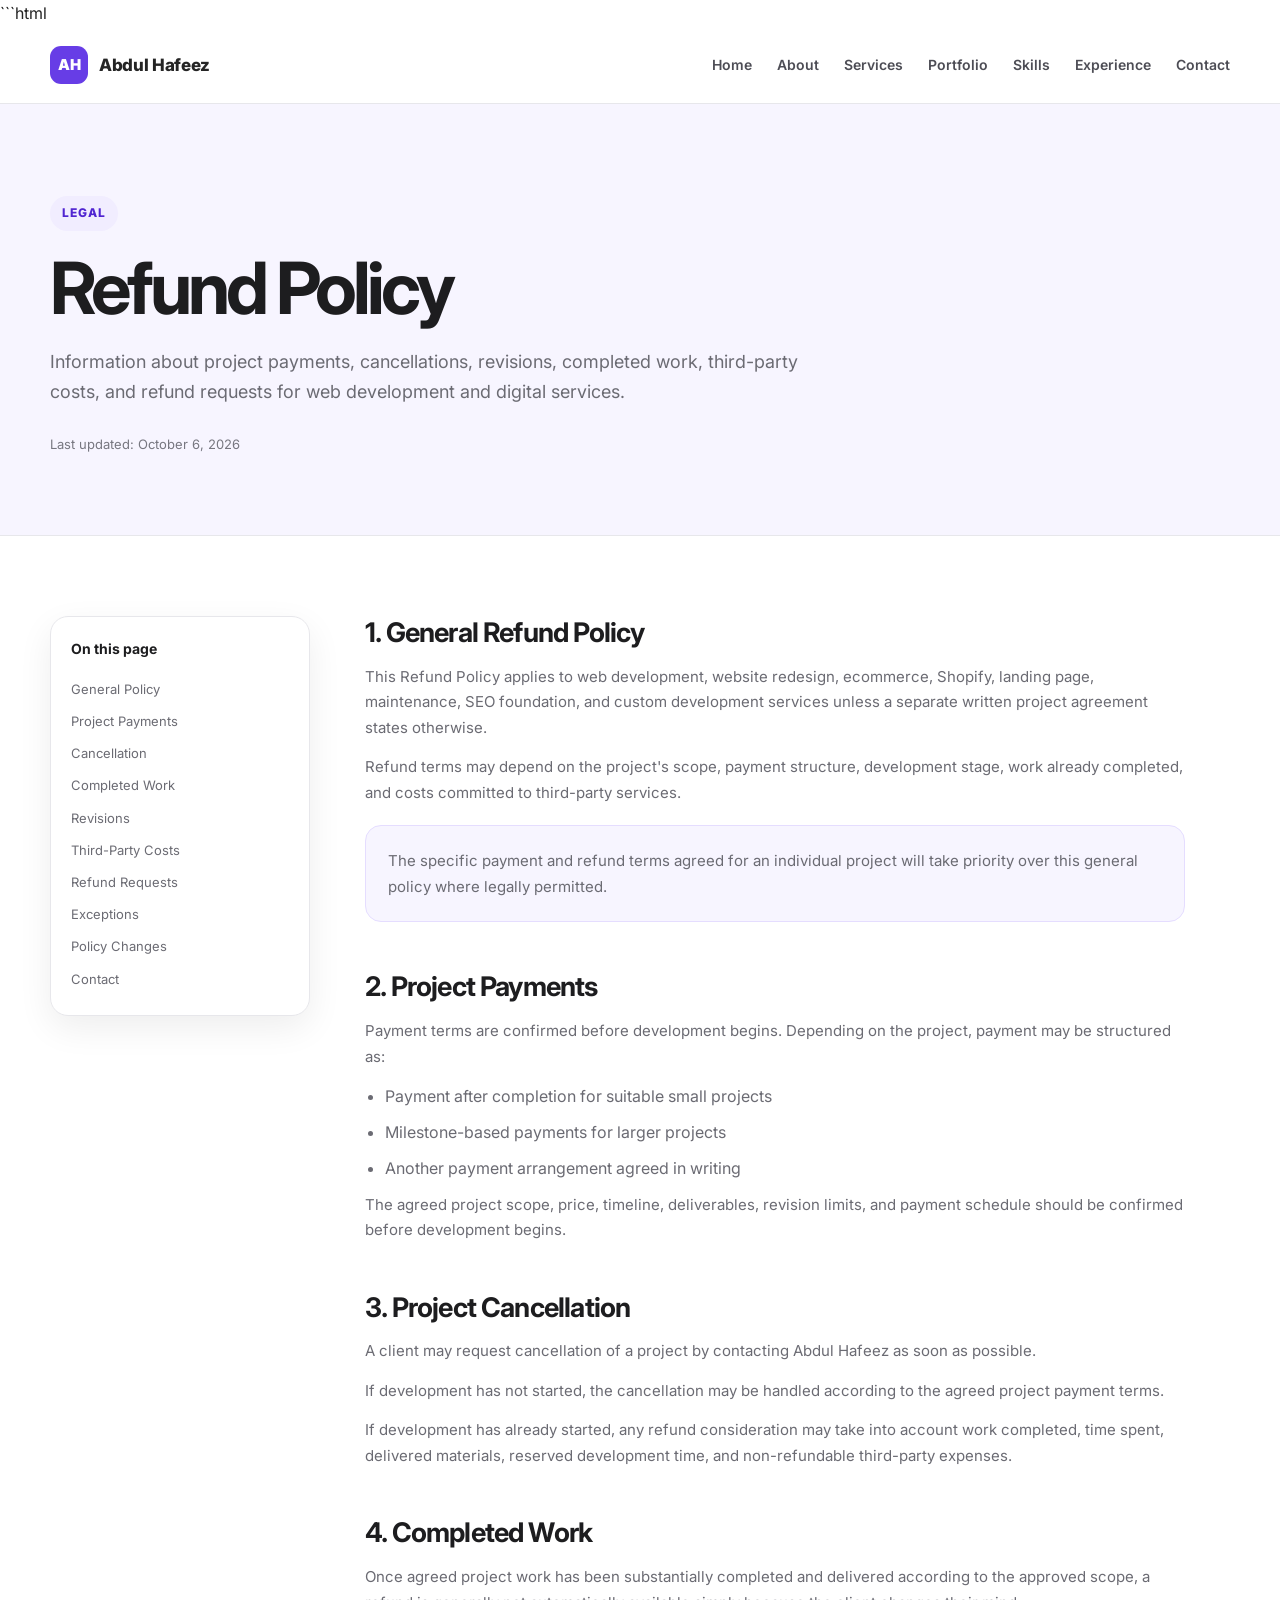
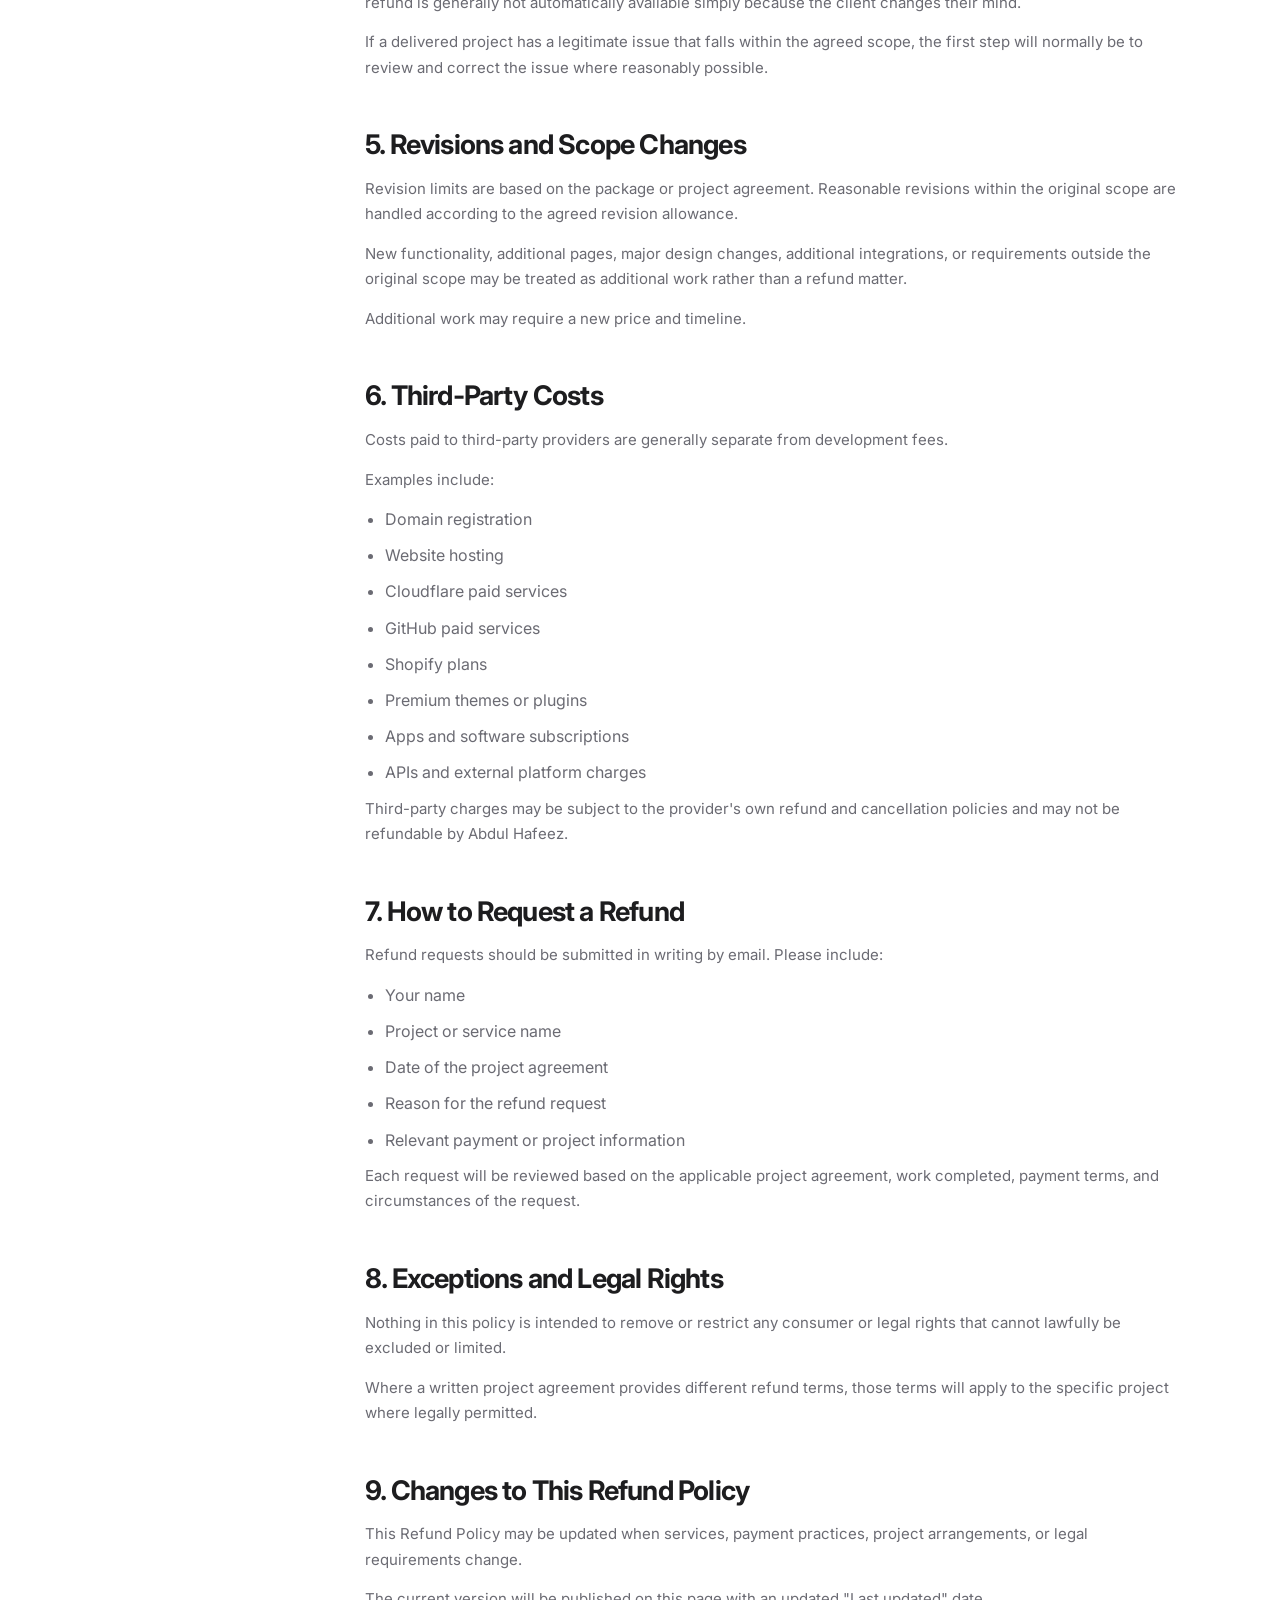
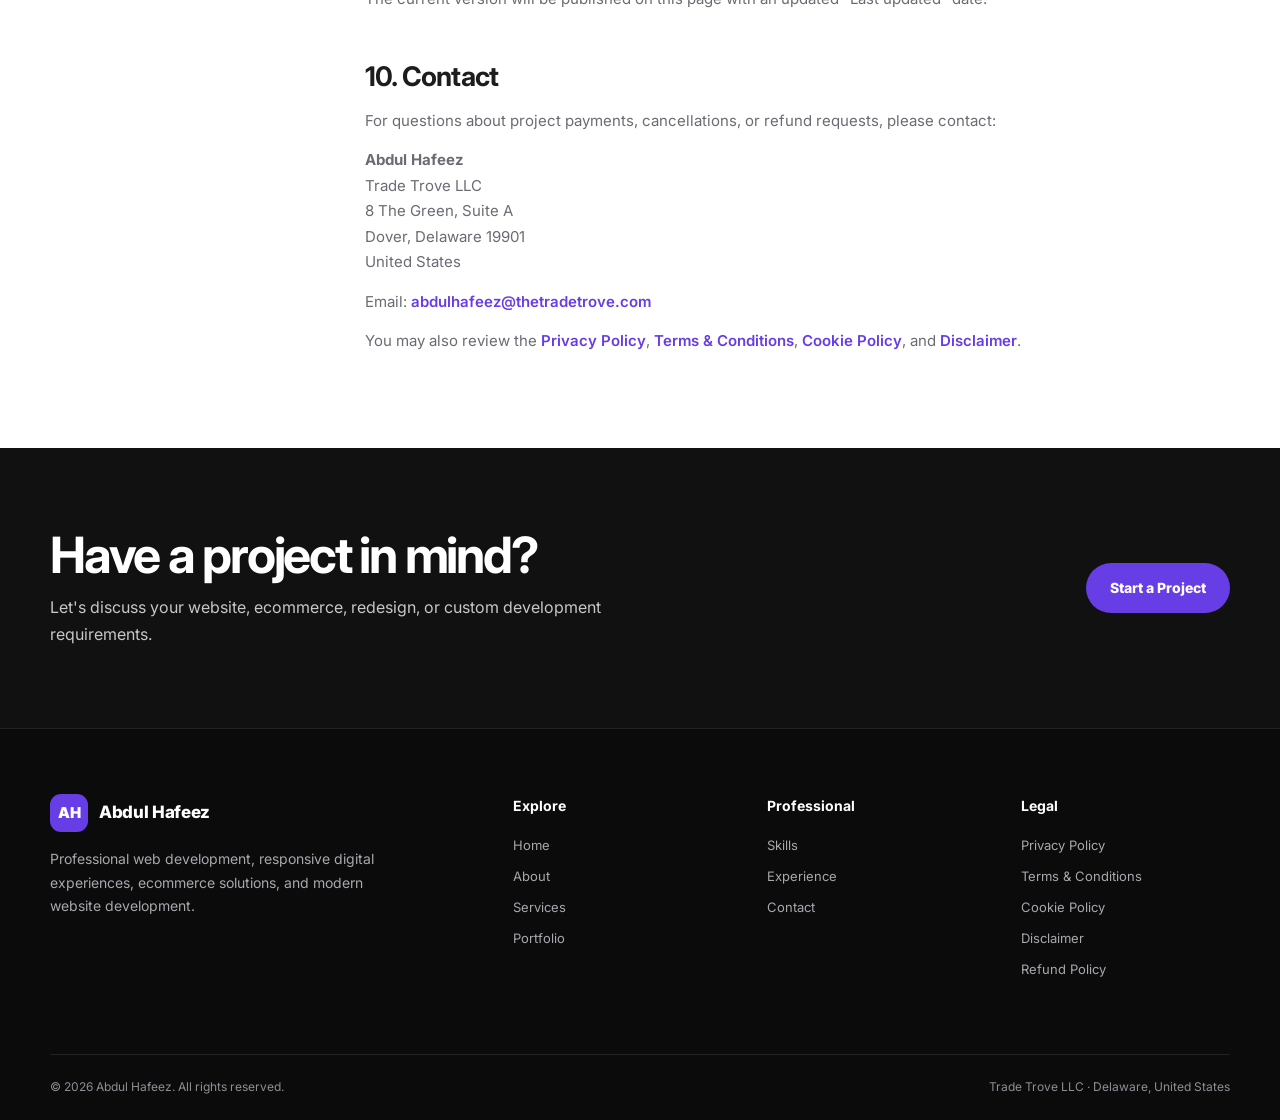
<file: refund-policy.html>
```html
<!doctype html>
<html lang="en">
<head>
  <meta charset="utf-8">
  <meta name="viewport" content="width=device-width, initial-scale=1">

  <title>Refund Policy | Abdul Hafeez — Web Developer</title>

  <meta name="description"
        content="Refund Policy for Abdul Hafeez web development and digital services, covering project payments, cancellations, revisions, third-party costs, and refund requests.">

  <meta name="robots" content="index, follow">
  <link rel="canonical" href="https://abdulhafeez.thetradetrove.com/refund-policy.html">

  <link rel="preconnect" href="https://fonts.googleapis.com">
  <link rel="preconnect" href="https://fonts.gstatic.com" crossorigin>

  <link href="https://fonts.googleapis.com/css2?family=Inter:wght@400;500;600;700;800;900&display=swap"
        rel="stylesheet">

  <style>
    :root{
      --white:#ffffff;
      --black:#111111;
      --ink:#1d1d1f;
      --text:#252525;
      --muted:#6b6b73;
      --purple:#673de6;
      --purple-dark:#5025d1;
      --purple-soft:#f1edff;
      --purple-light:#f7f5ff;
      --border:#e7e7eb;
      --shadow:0 12px 35px rgba(17,17,17,.07);
      --max:1180px;
    }

    *{
      box-sizing:border-box;
      margin:0;
      padding:0;
    }

    html{
      scroll-behavior:smooth;
    }

    body{
      font-family:"Inter",sans-serif;
      color:var(--text);
      background:var(--white);
      line-height:1.7;
    }

    a{
      color:inherit;
      text-decoration:none;
    }

    .container{
      width:min(var(--max),calc(100% - 40px));
      margin:auto;
    }

    /* HEADER */

    .site-header{
      position:sticky;
      top:0;
      z-index:1000;
      background:rgba(255,255,255,.94);
      backdrop-filter:blur(14px);
      border-bottom:1px solid var(--border);
    }

    .header-inner{
      min-height:76px;
      display:flex;
      align-items:center;
      justify-content:space-between;
      gap:30px;
    }

    .brand{
      display:flex;
      align-items:center;
      gap:11px;
      font-weight:800;
      white-space:nowrap;
    }

    .brand-mark{
      width:38px;
      height:38px;
      display:grid;
      place-items:center;
      border-radius:11px;
      background:var(--purple);
      color:var(--white);
      font-size:15px;
      font-weight:900;
    }

    .brand-name{
      font-size:17px;
      letter-spacing:-.02em;
    }

    .main-nav{
      display:flex;
      align-items:center;
      gap:25px;
    }

    .main-nav a{
      font-size:14px;
      font-weight:600;
      color:#4d4d55;
      transition:.2s ease;
    }

    .main-nav a:hover{
      color:var(--purple);
    }

    .nav-toggle{
      display:none;
      border:0;
      background:transparent;
      font-size:26px;
      cursor:pointer;
    }

    /* HERO */

    .page-hero{
      background:var(--purple-light);
      border-bottom:1px solid var(--border);
      padding:92px 0 80px;
    }

    .section-label{
      display:inline-flex;
      align-items:center;
      padding:7px 12px;
      border-radius:999px;
      background:var(--purple-soft);
      color:var(--purple-dark);
      font-size:12px;
      font-weight:800;
      text-transform:uppercase;
      letter-spacing:.08em;
      margin-bottom:20px;
    }

    .page-hero h1{
      max-width:850px;
      color:var(--ink);
      font-size:clamp(42px,6vw,72px);
      line-height:1.03;
      letter-spacing:-.055em;
      margin-bottom:22px;
    }

    .page-hero p{
      max-width:760px;
      color:var(--muted);
      font-size:18px;
    }

    .last-updated{
      margin-top:25px;
      font-size:13px;
      color:#777780;
    }

    /* LEGAL */

    .legal-section{
      padding:80px 0;
    }

    .legal-layout{
      display:grid;
      grid-template-columns:260px 1fr;
      gap:55px;
      align-items:start;
    }

    .legal-sidebar{
      position:sticky;
      top:105px;
      border:1px solid var(--border);
      border-radius:18px;
      padding:20px;
      background:var(--white);
      box-shadow:var(--shadow);
    }

    .legal-sidebar strong{
      display:block;
      margin-bottom:12px;
      font-size:14px;
      color:var(--ink);
    }

    .legal-sidebar a{
      display:block;
      padding:7px 0;
      color:var(--muted);
      font-size:13px;
      line-height:1.4;
    }

    .legal-sidebar a:hover{
      color:var(--purple);
    }

    .legal-content{
      max-width:820px;
    }

    .legal-block{
      margin-bottom:48px;
      scroll-margin-top:110px;
    }

    .legal-block:last-child{
      margin-bottom:0;
    }

    .legal-block h2{
      color:var(--ink);
      font-size:27px;
      line-height:1.25;
      letter-spacing:-.03em;
      margin-bottom:14px;
    }

    .legal-block p{
      color:var(--muted);
      font-size:15px;
      margin-bottom:14px;
    }

    .legal-block ul{
      margin:14px 0 0 20px;
      color:var(--muted);
    }

    .legal-block li{
      margin-bottom:9px;
    }

    .legal-block a{
      color:var(--purple);
      font-weight:600;
    }

    .legal-note{
      padding:22px;
      background:var(--purple-light);
      border:1px solid #e5ddff;
      border-radius:16px;
      margin-top:20px;
    }

    .legal-note p{
      margin:0;
    }

    /* CTA */

    .final-cta{
      padding:80px 0;
      background:var(--black);
      color:var(--white);
    }

    .final-cta-inner{
      display:flex;
      align-items:center;
      justify-content:space-between;
      gap:40px;
    }

    .final-cta h2{
      font-size:clamp(32px,4vw,50px);
      line-height:1.08;
      letter-spacing:-.045em;
      margin-bottom:12px;
    }

    .final-cta p{
      color:#c7c7ca;
      max-width:650px;
    }

    .btn{
      display:inline-flex;
      align-items:center;
      justify-content:center;
      min-height:50px;
      padding:0 23px;
      border-radius:999px;
      font-size:14px;
      font-weight:800;
      border:1px solid transparent;
      transition:.2s ease;
      white-space:nowrap;
    }

    .btn-primary{
      background:var(--purple);
      color:var(--white);
    }

    .btn-primary:hover{
      background:var(--purple-dark);
      transform:translateY(-1px);
    }

    /* FOOTER */

    .site-footer{
      background:#0b0b0c;
      color:var(--white);
      border-top:1px solid #222;
    }

    .footer-main{
      padding:65px 0;
      display:grid;
      grid-template-columns:2fr 1fr 1fr 1fr;
      gap:45px;
    }

    .footer-brand p{
      max-width:350px;
      color:#a8a8ad;
      margin-top:15px;
      font-size:14px;
    }

    .footer-column h3{
      font-size:14px;
      margin-bottom:16px;
    }

    .footer-column a{
      display:block;
      color:#a8a8ad;
      font-size:13px;
      margin-bottom:9px;
    }

    .footer-column a:hover{
      color:var(--white);
    }

    .footer-bottom{
      border-top:1px solid #222;
      padding:22px 0;
      display:flex;
      align-items:center;
      justify-content:space-between;
      gap:20px;
      color:#8e8e94;
      font-size:12px;
    }

    /* RESPONSIVE */

    @media(max-width:900px){

      .main-nav{
        display:none;
        position:absolute;
        left:20px;
        right:20px;
        top:76px;
        padding:20px;
        background:var(--white);
        border:1px solid var(--border);
        border-radius:16px;
        box-shadow:var(--shadow);
        flex-direction:column;
        align-items:flex-start;
        gap:15px;
      }

      .main-nav.active{
        display:flex;
      }

      .nav-toggle{
        display:block;
      }

      .legal-layout{
        grid-template-columns:1fr;
      }

      .legal-sidebar{
        position:static;
      }

      .footer-main{
        grid-template-columns:1fr 1fr;
      }

      .final-cta-inner{
        flex-direction:column;
        align-items:flex-start;
      }
    }

    @media(max-width:600px){

      .container{
        width:min(var(--max),calc(100% - 28px));
      }

      .header-inner{
        min-height:68px;
      }

      .page-hero{
        padding:65px 0 55px;
      }

      .page-hero h1{
        font-size:43px;
      }

      .page-hero p{
        font-size:16px;
      }

      .legal-section{
        padding:55px 0;
      }

      .legal-block h2{
        font-size:23px;
      }

      .footer-main{
        grid-template-columns:1fr;
        padding:50px 0;
      }

      .footer-bottom{
        flex-direction:column;
        align-items:flex-start;
      }
    }
  </style>
</head>

<body>

<header class="site-header">

  <div class="container header-inner">

    <a href="index.html" class="brand">
      <span class="brand-mark">AH</span>
      <span class="brand-name">Abdul Hafeez</span>
    </a>

    <button class="nav-toggle"
            aria-label="Open navigation"
            aria-expanded="false">
      ☰
    </button>

    <nav class="main-nav">
      <a href="index.html">Home</a>
      <a href="about.html">About</a>
      <a href="services.html">Services</a>
      <a href="portfolio.html">Portfolio</a>
      <a href="skills.html">Skills</a>
      <a href="experience.html">Experience</a>
      <a href="contact.html">Contact</a>
    </nav>

  </div>

</header>


<main>

  <!-- HERO -->

  <section class="page-hero">

    <div class="container">

      <span class="section-label">Legal</span>

      <h1>Refund Policy</h1>

      <p>
        Information about project payments, cancellations, revisions,
        completed work, third-party costs, and refund requests for
        web development and digital services.
      </p>

      <div class="last-updated">
        Last updated: October 6, 2026
      </div>

    </div>

  </section>


  <!-- CONTENT -->

  <section class="legal-section">

    <div class="container legal-layout">

      <aside class="legal-sidebar">

        <strong>On this page</strong>

        <a href="#general">General Policy</a>
        <a href="#payments">Project Payments</a>
        <a href="#cancellation">Cancellation</a>
        <a href="#completed">Completed Work</a>
        <a href="#revisions">Revisions</a>
        <a href="#third-party">Third-Party Costs</a>
        <a href="#refund-request">Refund Requests</a>
        <a href="#exceptions">Exceptions</a>
        <a href="#changes">Policy Changes</a>
        <a href="#contact">Contact</a>

      </aside>


      <div class="legal-content">


        <section class="legal-block" id="general">

          <h2>1. General Refund Policy</h2>

          <p>
            This Refund Policy applies to web development, website
            redesign, ecommerce, Shopify, landing page, maintenance,
            SEO foundation, and custom development services unless a
            separate written project agreement states otherwise.
          </p>

          <p>
            Refund terms may depend on the project's scope, payment
            structure, development stage, work already completed, and
            costs committed to third-party services.
          </p>

          <div class="legal-note">

            <p>
              The specific payment and refund terms agreed for an individual
              project will take priority over this general policy where
              legally permitted.
            </p>

          </div>

        </section>


        <section class="legal-block" id="payments">

          <h2>2. Project Payments</h2>

          <p>
            Payment terms are confirmed before development begins.
            Depending on the project, payment may be structured as:
          </p>

          <ul>
            <li>Payment after completion for suitable small projects</li>
            <li>Milestone-based payments for larger projects</li>
            <li>Another payment arrangement agreed in writing</li>
          </ul>

          <p>
            The agreed project scope, price, timeline, deliverables,
            revision limits, and payment schedule should be confirmed
            before development begins.
          </p>

        </section>


        <section class="legal-block" id="cancellation">

          <h2>3. Project Cancellation</h2>

          <p>
            A client may request cancellation of a project by contacting
            Abdul Hafeez as soon as possible.
          </p>

          <p>
            If development has not started, the cancellation may be
            handled according to the agreed project payment terms.
          </p>

          <p>
            If development has already started, any refund consideration
            may take into account work completed, time spent, delivered
            materials, reserved development time, and non-refundable
            third-party expenses.
          </p>

        </section>


        <section class="legal-block" id="completed">

          <h2>4. Completed Work</h2>

          <p>
            Once agreed project work has been substantially completed and
            delivered according to the approved scope, a refund is
            generally not automatically available simply because the
            client changes their mind.
          </p>

          <p>
            If a delivered project has a legitimate issue that falls
            within the agreed scope, the first step will normally be to
            review and correct the issue where reasonably possible.
          </p>

        </section>


        <section class="legal-block" id="revisions">

          <h2>5. Revisions and Scope Changes</h2>

          <p>
            Revision limits are based on the package or project agreement.
            Reasonable revisions within the original scope are handled
            according to the agreed revision allowance.
          </p>

          <p>
            New functionality, additional pages, major design changes,
            additional integrations, or requirements outside the original
            scope may be treated as additional work rather than a refund
            matter.
          </p>

          <p>
            Additional work may require a new price and timeline.
          </p>

        </section>


        <section class="legal-block" id="third-party">

          <h2>6. Third-Party Costs</h2>

          <p>
            Costs paid to third-party providers are generally separate
            from development fees.
          </p>

          <p>Examples include:</p>

          <ul>
            <li>Domain registration</li>
            <li>Website hosting</li>
            <li>Cloudflare paid services</li>
            <li>GitHub paid services</li>
            <li>Shopify plans</li>
            <li>Premium themes or plugins</li>
            <li>Apps and software subscriptions</li>
            <li>APIs and external platform charges</li>
          </ul>

          <p>
            Third-party charges may be subject to the provider's own
            refund and cancellation policies and may not be refundable
            by Abdul Hafeez.
          </p>

        </section>


        <section class="legal-block" id="refund-request">

          <h2>7. How to Request a Refund</h2>

          <p>
            Refund requests should be submitted in writing by email.
            Please include:
          </p>

          <ul>
            <li>Your name</li>
            <li>Project or service name</li>
            <li>Date of the project agreement</li>
            <li>Reason for the refund request</li>
            <li>Relevant payment or project information</li>
          </ul>

          <p>
            Each request will be reviewed based on the applicable project
            agreement, work completed, payment terms, and circumstances
            of the request.
          </p>

        </section>


        <section class="legal-block" id="exceptions">

          <h2>8. Exceptions and Legal Rights</h2>

          <p>
            Nothing in this policy is intended to remove or restrict any
            consumer or legal rights that cannot lawfully be excluded or
            limited.
          </p>

          <p>
            Where a written project agreement provides different refund
            terms, those terms will apply to the specific project where
            legally permitted.
          </p>

        </section>


        <section class="legal-block" id="changes">

          <h2>9. Changes to This Refund Policy</h2>

          <p>
            This Refund Policy may be updated when services, payment
            practices, project arrangements, or legal requirements change.
          </p>

          <p>
            The current version will be published on this page with an
            updated "Last updated" date.
          </p>

        </section>


        <section class="legal-block" id="contact">

          <h2>10. Contact</h2>

          <p>
            For questions about project payments, cancellations, or
            refund requests, please contact:
          </p>

          <p>
            <strong>Abdul Hafeez</strong><br>
            Trade Trove LLC<br>
            8 The Green, Suite A<br>
            Dover, Delaware 19901<br>
            United States
          </p>

          <p>
            Email:
            <a href="mailto:abdulhafeez@thetradetrove.com">
              abdulhafeez@thetradetrove.com
            </a>
          </p>

          <p>
            You may also review the
            <a href="privacy.html">Privacy Policy</a>,
            <a href="terms.html">Terms &amp; Conditions</a>,
            <a href="cookies.html">Cookie Policy</a>,
            and
            <a href="disclaimer.html">Disclaimer</a>.
          </p>

        </section>


      </div>

    </div>

  </section>


  <!-- CTA -->

  <section class="final-cta">

    <div class="container final-cta-inner">

      <div>

        <h2>Have a project in mind?</h2>

        <p>
          Let's discuss your website, ecommerce, redesign, or custom
          development requirements.
        </p>

      </div>

      <a href="contact.html" class="btn btn-primary">
        Start a Project
      </a>

    </div>

  </section>

</main>


<!-- FOOTER -->

<footer class="site-footer">

  <div class="container footer-main">

    <div class="footer-brand">

      <div class="brand">
        <span class="brand-mark">AH</span>
        <span class="brand-name">Abdul Hafeez</span>
      </div>

      <p>
        Professional web development, responsive digital experiences,
        ecommerce solutions, and modern website development.
      </p>

    </div>


    <div class="footer-column">

      <h3>Explore</h3>

      <a href="index.html">Home</a>
      <a href="about.html">About</a>
      <a href="services.html">Services</a>
      <a href="portfolio.html">Portfolio</a>

    </div>


    <div class="footer-column">

      <h3>Professional</h3>

      <a href="skills.html">Skills</a>
      <a href="experience.html">Experience</a>
      <a href="contact.html">Contact</a>

    </div>


    <div class="footer-column">

      <h3>Legal</h3>

      <a href="privacy.html">Privacy Policy</a>
      <a href="terms.html">Terms &amp; Conditions</a>
      <a href="cookies.html">Cookie Policy</a>
      <a href="disclaimer.html">Disclaimer</a>
      <a href="refund-policy.html">Refund Policy</a>

    </div>

  </div>


  <div class="container footer-bottom">

    <div>
      © 2026 Abdul Hafeez. All rights reserved.
    </div>

    <div>
      Trade Trove LLC · Delaware, United States
    </div>

  </div>

</footer>


<script>

  const navToggle = document.querySelector(".nav-toggle");
  const mainNav = document.querySelector(".main-nav");

  if(navToggle && mainNav){

    navToggle.addEventListener("click", function(){

      const active = mainNav.classList.toggle("active");

      navToggle.setAttribute(
        "aria-expanded",
        active ? "true" : "false"
      );

    });

  }

</script>

</body>
</html>
</file>
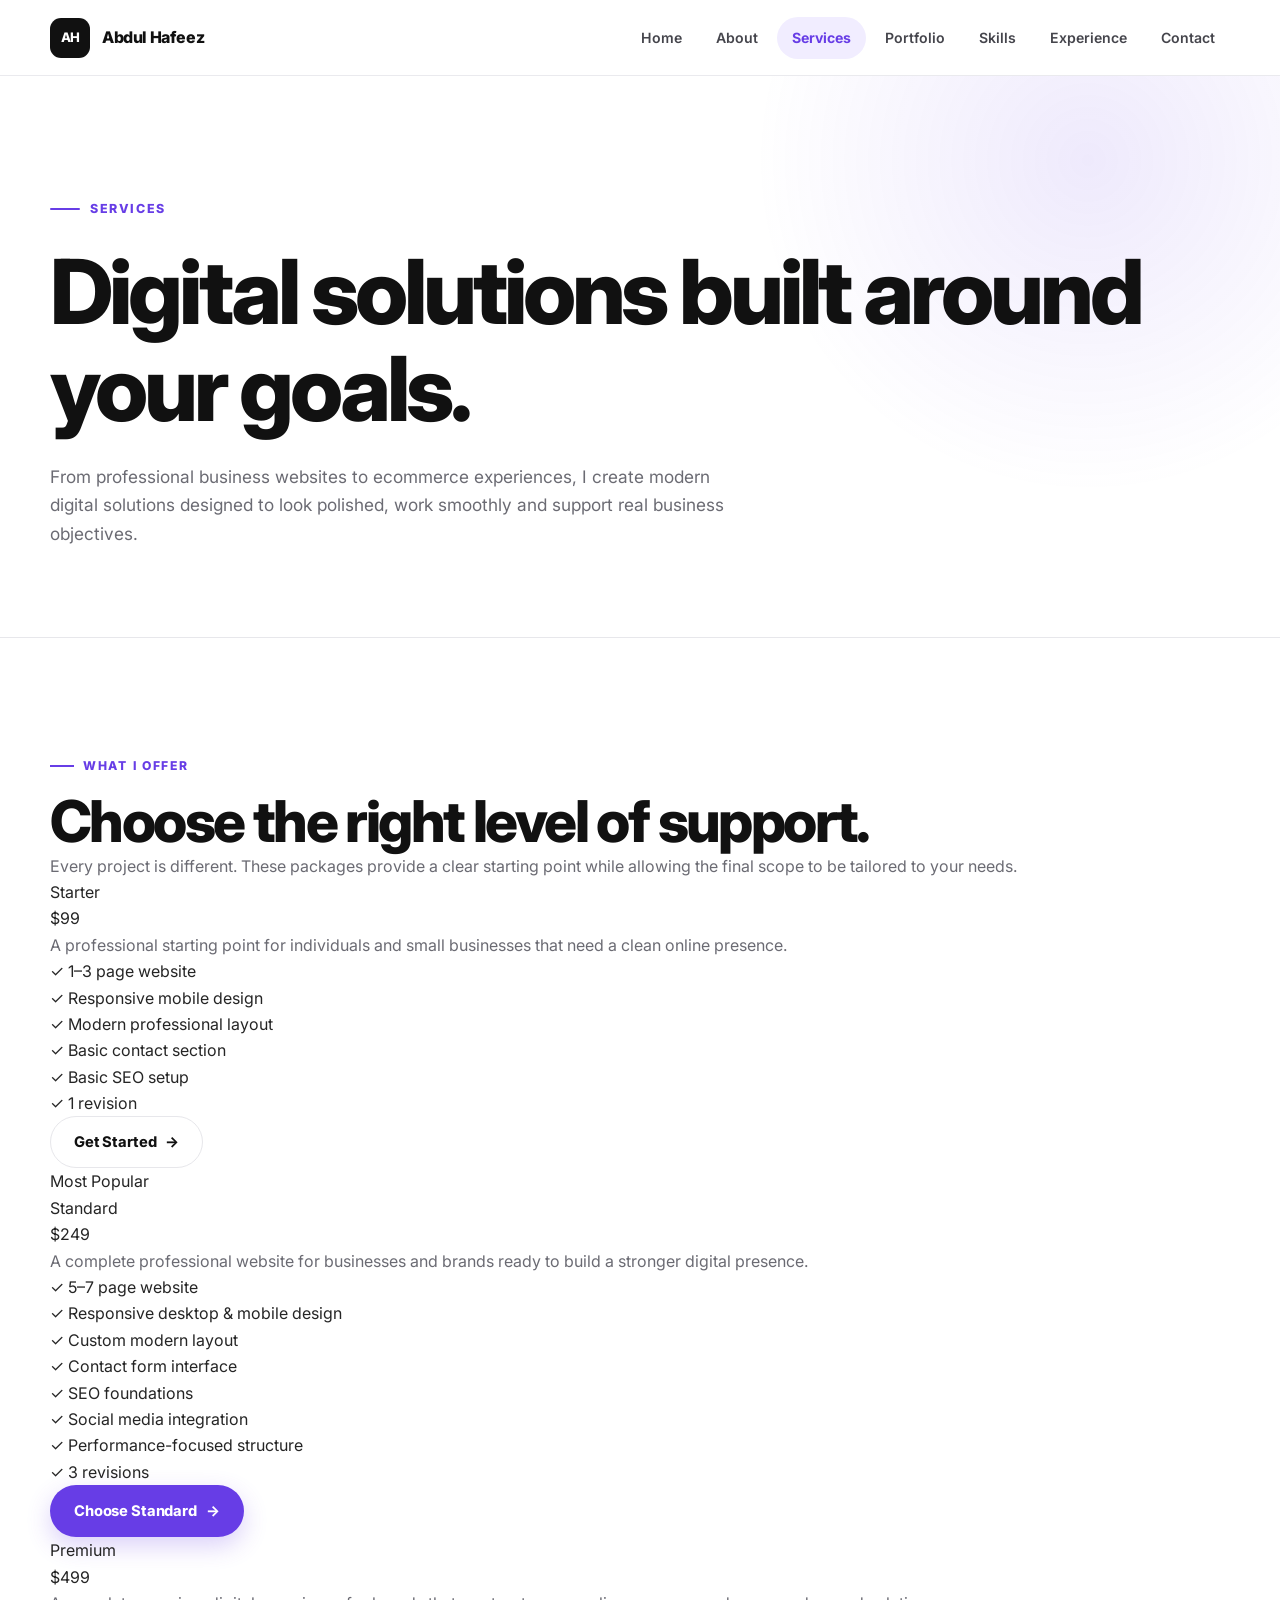
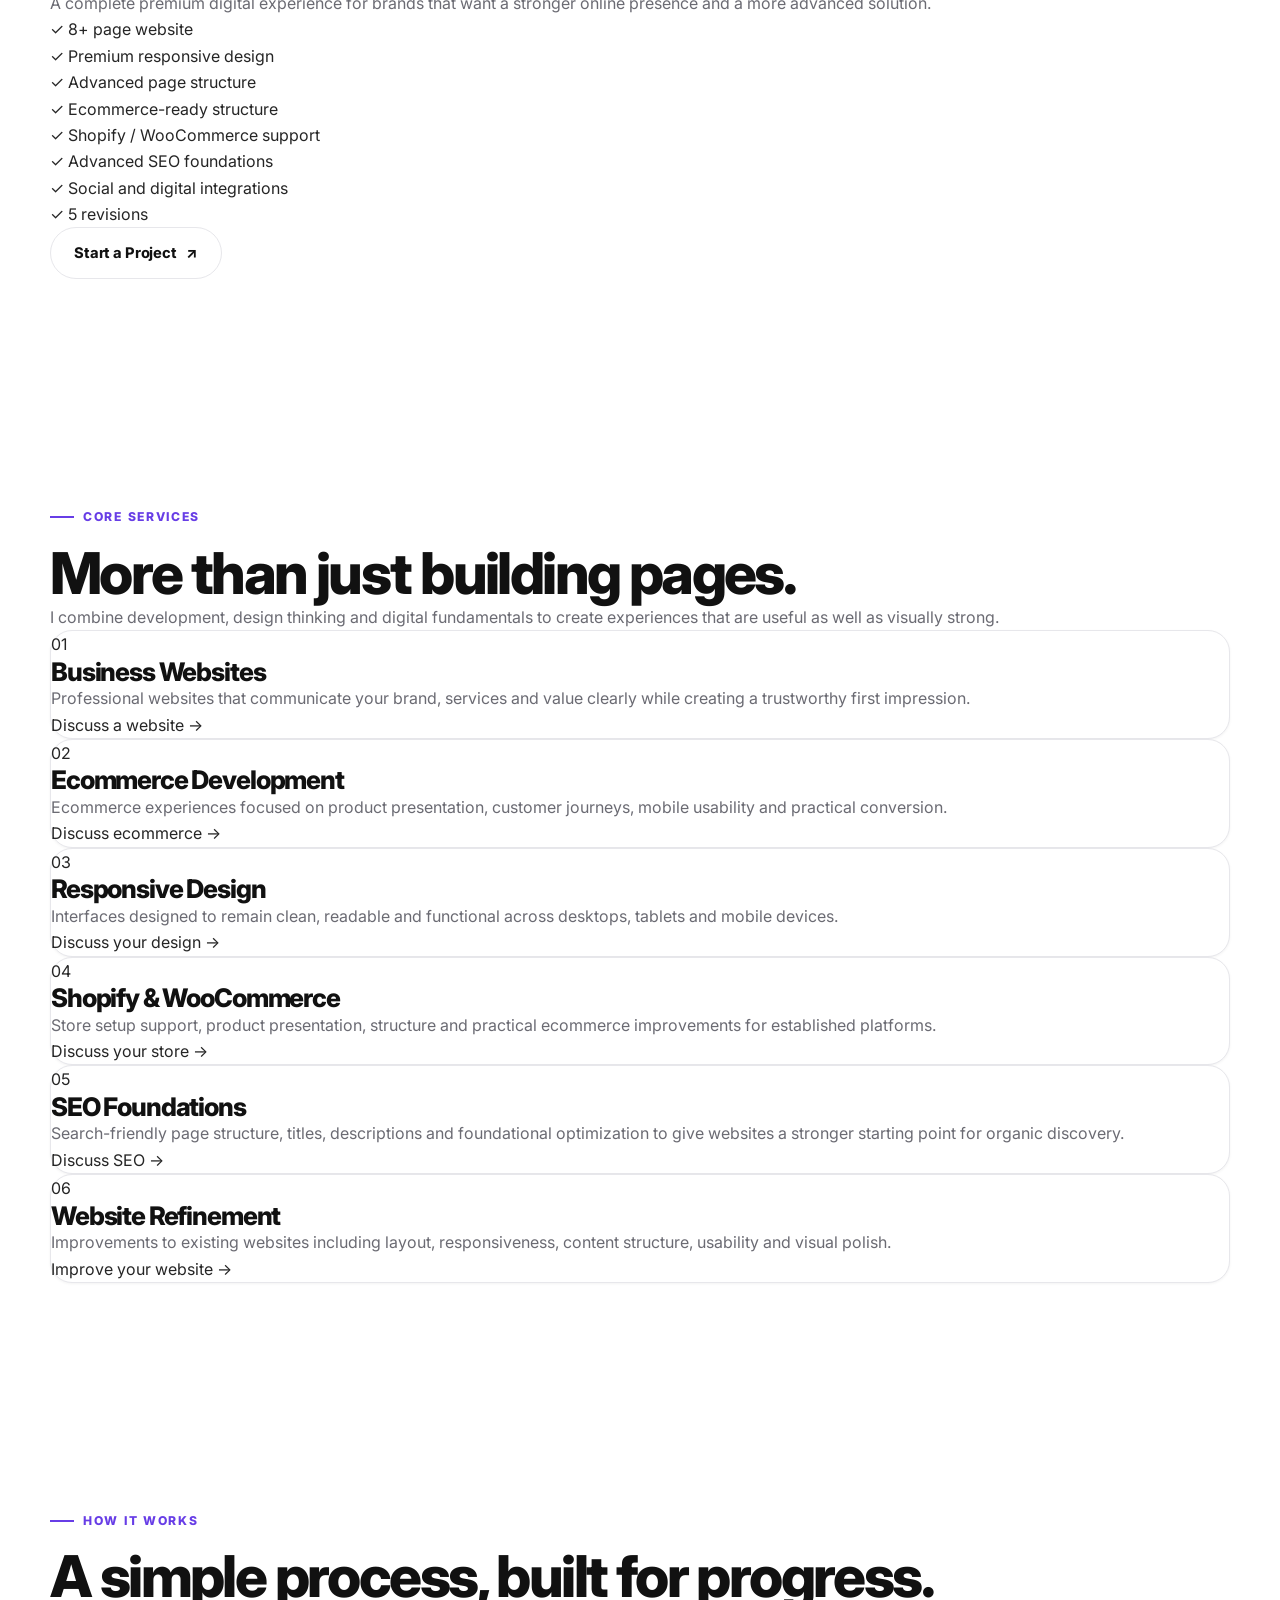
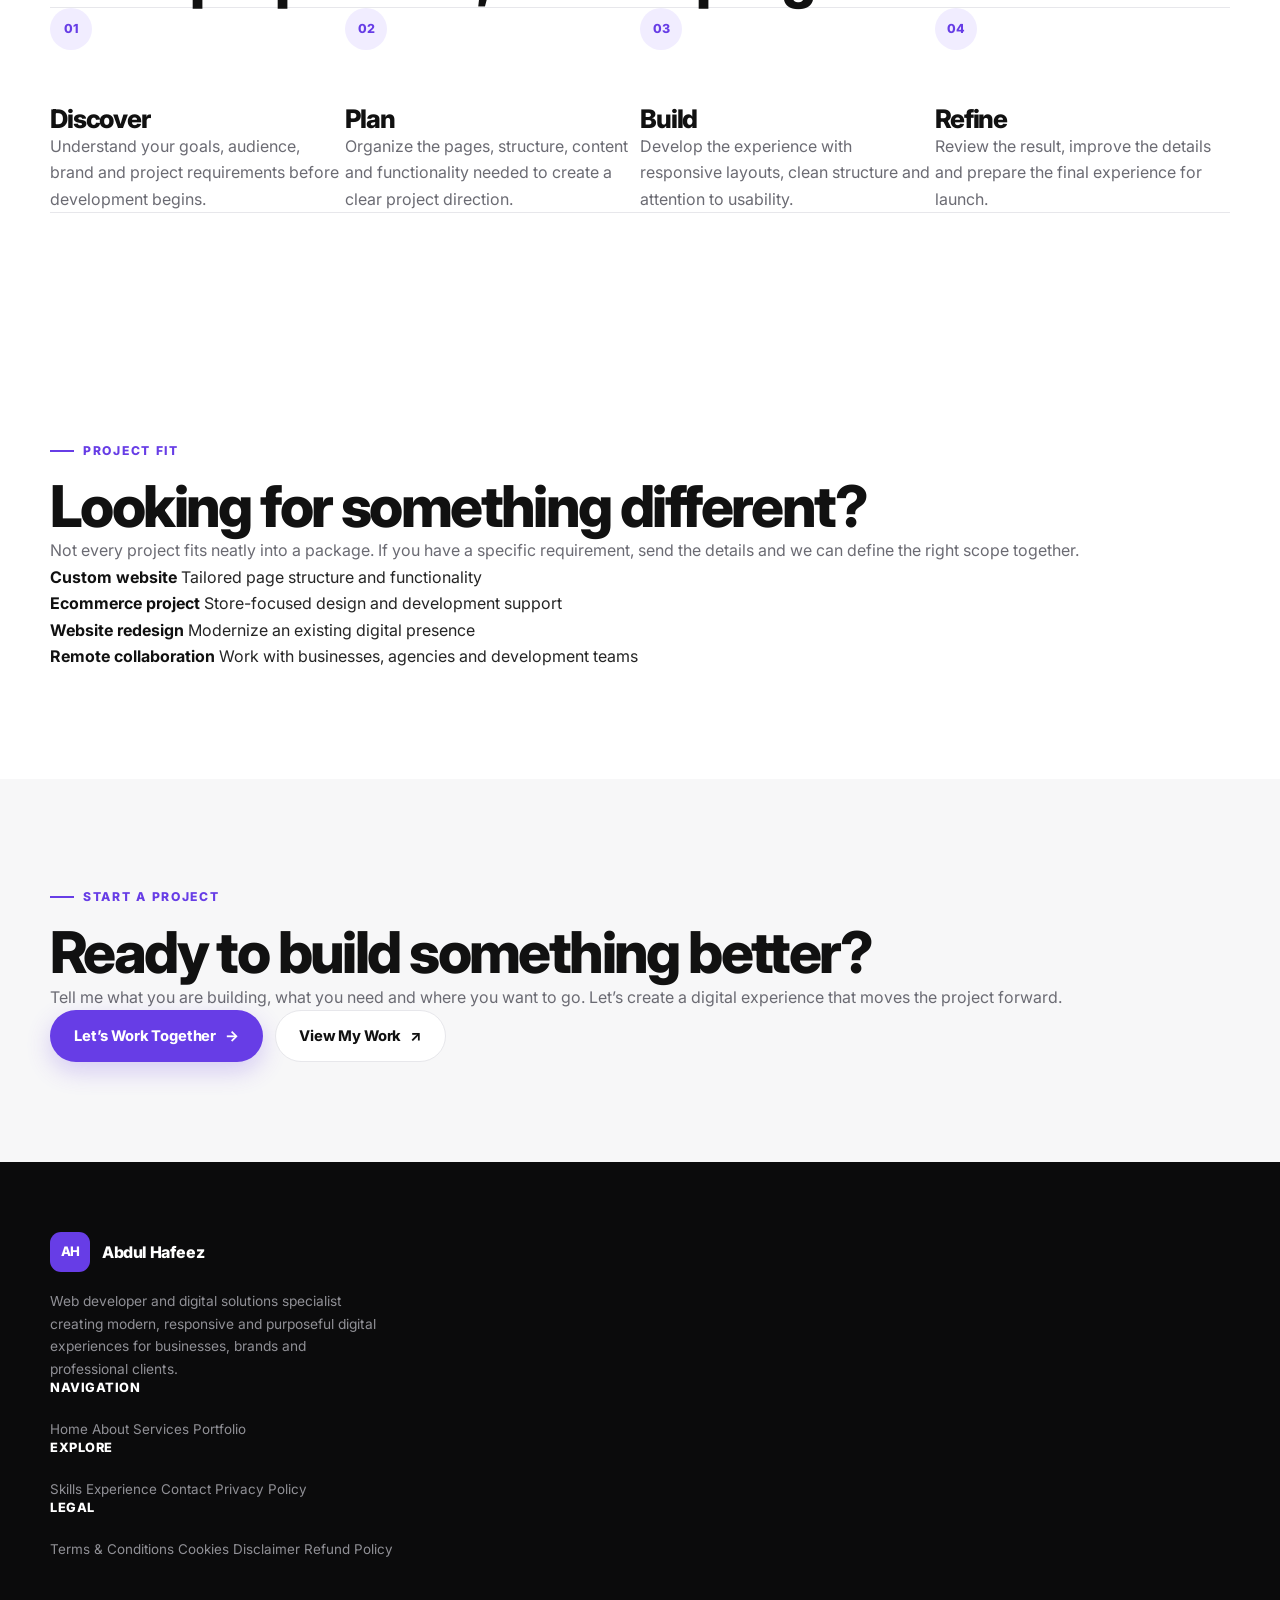
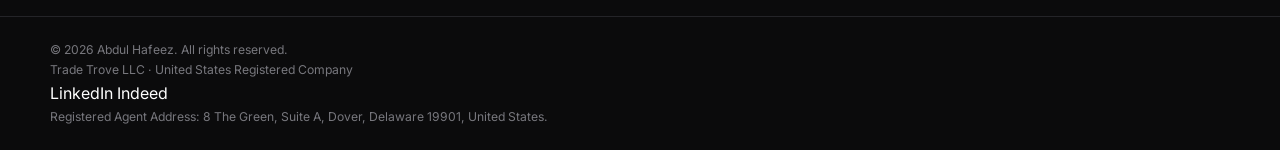
<file: services.html>
<!doctype html>
<html lang="en">
<head>
  <meta charset="utf-8">
  <meta name="viewport" content="width=device-width, initial-scale=1">

  <title>Web Development Services | Abdul Hafeez</title>

  <meta
    name="description"
    content="Explore Abdul Hafeez's web development, ecommerce and digital services with clear packages for businesses, brands and growing online projects."
  >

  <meta
    name="keywords"
    content="web development services, website design, ecommerce development, Shopify, WooCommerce, SEO, Abdul Hafeez"
  >

  <meta name="author" content="Abdul Hafeez">
  <meta name="robots" content="index, follow">
  <link rel="canonical" href="https://abdulhafeez.thetradetrove.com/services.html">

  <meta property="og:title" content="Web Development Services | Abdul Hafeez">
  <meta
    property="og:description"
    content="Professional web development, ecommerce and digital solutions for modern businesses and brands."
  >
  <meta property="og:type" content="website">
  <meta property="og:url" content="https://abdulhafeez.thetradetrove.com/services.html">

  <link rel="preconnect" href="https://fonts.googleapis.com">
  <link rel="preconnect" href="https://fonts.gstatic.com" crossorigin>

  <link
    href="https://fonts.googleapis.com/css2?family=Inter:wght@400;500;600;700;800;900&display=swap"
    rel="stylesheet"
  >

  <link rel="stylesheet" href="style.css">
</head>

<body>

  <!-- =====================================================
       HEADER
       ===================================================== -->

  <header class="site-header">

    <div class="container header-inner">

      <a href="index.html" class="brand" aria-label="Abdul Hafeez Home">
        <span class="brand-mark">AH</span>
        <span class="brand-name">Abdul Hafeez</span>
      </a>

      <button
        class="nav-toggle"
        type="button"
        aria-label="Open navigation"
        aria-expanded="false"
      >
        <span></span>
        <span></span>
        <span></span>
      </button>

      <nav class="main-nav" aria-label="Main navigation">

        <a href="index.html">Home</a>
        <a href="about.html">About</a>
        <a href="services.html" class="active">Services</a>
        <a href="portfolio.html">Portfolio</a>
        <a href="skills.html">Skills</a>
        <a href="experience.html">Experience</a>
        <a href="contact.html">Contact</a>

      </nav>

    </div>

  </header>


  <main>

    <!-- =====================================================
         PAGE HERO
         ===================================================== -->

    <section class="page-hero">

      <div class="container">

        <span class="hero-eyebrow">
          Services
        </span>

        <h1>
          Digital solutions
          <span>built around your goals.</span>
        </h1>

        <p>
          From professional business websites to ecommerce experiences,
          I create modern digital solutions designed to look polished,
          work smoothly and support real business objectives.
        </p>

      </div>

    </section>


    <!-- =====================================================
         SERVICES INTRO
         ===================================================== -->

    <section class="section">

      <div class="container">

        <div class="section-intro">

          <span class="section-label">
            What I Offer
          </span>

          <h2>
            Choose the right
            <span>level of support.</span>
          </h2>

          <p>
            Every project is different. These packages provide a clear
            starting point while allowing the final scope to be tailored
            to your needs.
          </p>

        </div>


        <!-- =================================================
             PRICING
             ================================================= -->

        <div class="pricing-grid">

          <!-- STARTER -->

          <article class="pricing-card">

            <div class="pricing-top">

              <span class="pricing-label">
                Starter
              </span>

              <div class="pricing-price">
                <span>$</span>99
              </div>

              <p>
                A professional starting point for individuals and small
                businesses that need a clean online presence.
              </p>

            </div>


            <div class="pricing-divider"></div>


            <ul class="pricing-features">

              <li>
                <span>✓</span>
                1–3 page website
              </li>

              <li>
                <span>✓</span>
                Responsive mobile design
              </li>

              <li>
                <span>✓</span>
                Modern professional layout
              </li>

              <li>
                <span>✓</span>
                Basic contact section
              </li>

              <li>
                <span>✓</span>
                Basic SEO setup
              </li>

              <li>
                <span>✓</span>
                1 revision
              </li>

            </ul>


            <a href="contact.html" class="btn btn-secondary pricing-button">
              Get Started
              <span>→</span>
            </a>

          </article>


          <!-- STANDARD -->

          <article class="pricing-card featured">

            <div class="pricing-badge">
              Most Popular
            </div>

            <div class="pricing-top">

              <span class="pricing-label">
                Standard
              </span>

              <div class="pricing-price">
                <span>$</span>249
              </div>

              <p>
                A complete professional website for businesses and brands
                ready to build a stronger digital presence.
              </p>

            </div>


            <div class="pricing-divider"></div>


            <ul class="pricing-features">

              <li>
                <span>✓</span>
                5–7 page website
              </li>

              <li>
                <span>✓</span>
                Responsive desktop & mobile design
              </li>

              <li>
                <span>✓</span>
                Custom modern layout
              </li>

              <li>
                <span>✓</span>
                Contact form interface
              </li>

              <li>
                <span>✓</span>
                SEO foundations
              </li>

              <li>
                <span>✓</span>
                Social media integration
              </li>

              <li>
                <span>✓</span>
                Performance-focused structure
              </li>

              <li>
                <span>✓</span>
                3 revisions
              </li>

            </ul>


            <a href="contact.html" class="btn btn-primary pricing-button">
              Choose Standard
              <span>→</span>
            </a>

          </article>


          <!-- PREMIUM -->

          <article class="pricing-card">

            <div class="pricing-top">

              <span class="pricing-label">
                Premium
              </span>

              <div class="pricing-price">
                <span>$</span>499
              </div>

              <p>
                A complete premium digital experience for brands that want
                a stronger online presence and a more advanced solution.
              </p>

            </div>


            <div class="pricing-divider"></div>


            <ul class="pricing-features">

              <li>
                <span>✓</span>
                8+ page website
              </li>

              <li>
                <span>✓</span>
                Premium responsive design
              </li>

              <li>
                <span>✓</span>
                Advanced page structure
              </li>

              <li>
                <span>✓</span>
                Ecommerce-ready structure
              </li>

              <li>
                <span>✓</span>
                Shopify / WooCommerce support
              </li>

              <li>
                <span>✓</span>
                Advanced SEO foundations
              </li>

              <li>
                <span>✓</span>
                Social and digital integrations
              </li>

              <li>
                <span>✓</span>
                5 revisions
              </li>

            </ul>


            <a href="contact.html" class="btn btn-secondary pricing-button">
              Start a Project
              <span>↗</span>
            </a>

          </article>

        </div>

      </div>

    </section>


    <!-- =====================================================
         CORE SERVICES
         ===================================================== -->

    <section class="section section-light">

      <div class="container">

        <div class="section-intro">

          <span class="section-label">
            Core Services
          </span>

          <h2>
            More than just
            <span>building pages.</span>
          </h2>

          <p>
            I combine development, design thinking and digital fundamentals
            to create experiences that are useful as well as visually strong.
          </p>

        </div>


        <div class="cards-grid cards-grid-3">

          <article class="card">

            <div class="card-number">
              01
            </div>

            <h3>
              Business Websites
            </h3>

            <p>
              Professional websites that communicate your brand, services
              and value clearly while creating a trustworthy first impression.
            </p>

            <a href="contact.html" class="text-link">
              Discuss a website
              <span>→</span>
            </a>

          </article>


          <article class="card">

            <div class="card-number">
              02
            </div>

            <h3>
              Ecommerce Development
            </h3>

            <p>
              Ecommerce experiences focused on product presentation,
              customer journeys, mobile usability and practical conversion.
            </p>

            <a href="contact.html" class="text-link">
              Discuss ecommerce
              <span>→</span>
            </a>

          </article>


          <article class="card">

            <div class="card-number">
              03
            </div>

            <h3>
              Responsive Design
            </h3>

            <p>
              Interfaces designed to remain clean, readable and functional
              across desktops, tablets and mobile devices.
            </p>

            <a href="contact.html" class="text-link">
              Discuss your design
              <span>→</span>
            </a>

          </article>


          <article class="card">

            <div class="card-number">
              04
            </div>

            <h3>
              Shopify & WooCommerce
            </h3>

            <p>
              Store setup support, product presentation, structure and
              practical ecommerce improvements for established platforms.
            </p>

            <a href="contact.html" class="text-link">
              Discuss your store
              <span>→</span>
            </a>

          </article>


          <article class="card">

            <div class="card-number">
              05
            </div>

            <h3>
              SEO Foundations
            </h3>

            <p>
              Search-friendly page structure, titles, descriptions and
              foundational optimization to give websites a stronger starting
              point for organic discovery.
            </p>

            <a href="contact.html" class="text-link">
              Discuss SEO
              <span>→</span>
            </a>

          </article>


          <article class="card">

            <div class="card-number">
              06
            </div>

            <h3>
              Website Refinement
            </h3>

            <p>
              Improvements to existing websites including layout,
              responsiveness, content structure, usability and visual polish.
            </p>

            <a href="contact.html" class="text-link">
              Improve your website
              <span>→</span>
            </a>

          </article>

        </div>

      </div>

    </section>


    <!-- =====================================================
         PROCESS
         ===================================================== -->

    <section class="section">

      <div class="container">

        <div class="section-intro">

          <span class="section-label">
            How It Works
          </span>

          <h2>
            A simple process,
            <span>built for progress.</span>
          </h2>

        </div>


        <div class="process-grid">

          <article class="process-card">

            <span class="process-number">
              01
            </span>

            <h3>
              Discover
            </h3>

            <p>
              Understand your goals, audience, brand and project requirements
              before development begins.
            </p>

          </article>


          <article class="process-card">

            <span class="process-number">
              02
            </span>

            <h3>
              Plan
            </h3>

            <p>
              Organize the pages, structure, content and functionality needed
              to create a clear project direction.
            </p>

          </article>


          <article class="process-card">

            <span class="process-number">
              03
            </span>

            <h3>
              Build
            </h3>

            <p>
              Develop the experience with responsive layouts, clean structure
              and attention to usability.
            </p>

          </article>


          <article class="process-card">

            <span class="process-number">
              04
            </span>

            <h3>
              Refine
            </h3>

            <p>
              Review the result, improve the details and prepare the final
              experience for launch.
            </p>

          </article>

        </div>

      </div>

    </section>


    <!-- =====================================================
         FAQ / PROJECT FIT
         ===================================================== -->

    <section class="section section-light">

      <div class="container">

        <div class="section-intro">

          <span class="section-label">
            Project Fit
          </span>

          <h2>
            Looking for something
            <span>different?</span>
          </h2>

          <p>
            Not every project fits neatly into a package. If you have a
            specific requirement, send the details and we can define the
            right scope together.
          </p>

        </div>


        <div class="project-fit">

          <div class="project-fit-item">

            <strong>
              Custom website
            </strong>

            <span>
              Tailored page structure and functionality
            </span>

          </div>


          <div class="project-fit-item">

            <strong>
              Ecommerce project
            </strong>

            <span>
              Store-focused design and development support
            </span>

          </div>


          <div class="project-fit-item">

            <strong>
              Website redesign
            </strong>

            <span>
              Modernize an existing digital presence
            </span>

          </div>


          <div class="project-fit-item">

            <strong>
              Remote collaboration
            </strong>

            <span>
              Work with businesses, agencies and development teams
            </span>

          </div>

        </div>

      </div>

    </section>


    <!-- =====================================================
         CTA
         ===================================================== -->

    <section class="final-cta">

      <div class="container">

        <div class="final-cta-inner">

          <span class="section-label">
            Start a Project
          </span>

          <h2>
            Ready to build
            <span>something better?</span>
          </h2>

          <p>
            Tell me what you are building, what you need and where you want
            to go. Let’s create a digital experience that moves the project
            forward.
          </p>

          <div class="hero-actions">

            <a href="contact.html" class="btn btn-primary">
              Let’s Work Together
              <span>→</span>
            </a>

            <a href="portfolio.html" class="btn btn-secondary">
              View My Work
              <span>↗</span>
            </a>

          </div>

        </div>

      </div>

    </section>

  </main>


 <!-- =====================================================
     FOOTER
     ===================================================== -->

<footer class="site-footer">

  <div class="container footer-main">

    <!-- FOOTER BRAND -->
    <div class="footer-brand">

      <a href="index.html" class="brand">
        <span class="brand-mark">AH</span>
        <span class="brand-name">Abdul Hafeez</span>
      </a>

      <p>
        Web developer and digital solutions specialist
        creating modern, responsive and purposeful
        digital experiences for businesses, brands and
        professional clients.
      </p>

    </div>


    <!-- NAVIGATION -->
    <div class="footer-column">

      <h4>
        Navigation
      </h4>

      <a href="index.html">Home</a>
      <a href="about.html">About</a>
      <a href="services.html">Services</a>
      <a href="portfolio.html">Portfolio</a>

    </div>


    <!-- EXPLORE -->
    <div class="footer-column">

      <h4>
        Explore
      </h4>

      <a href="skills.html">Skills</a>
      <a href="experience.html">Experience</a>
      <a href="contact.html">Contact</a>
      <a href="privacy.html">Privacy Policy</a>

    </div>


    <!-- LEGAL -->
    <div class="footer-column">

      <h4>
        Legal
      </h4>

      <a href="terms.html">Terms &amp; Conditions</a>
      <a href="cookies.html">Cookies</a>
      <a href="disclaimer.html">Disclaimer</a>
      <a href="refund-policy.html">Refund Policy</a>

    </div>

  </div>


  <!-- FOOTER BOTTOM -->

  <div class="footer-bottom">

    <div class="container">

      <div class="footer-bottom-inner">

        <p>
          © 2026 Abdul Hafeez. All rights reserved.
        </p>

        <p>
          Trade Trove LLC · United States Registered Company
        </p>

        <div class="footer-social">

          <a
            href="https://www.linkedin.com/in/abdul-hafeez-854a67441/?isSelfProfile=true"
            target="_blank"
            rel="noopener noreferrer"
            aria-label="LinkedIn"
          >
            LinkedIn
          </a>

          <a
            href="https://profile.indeed.com/?hl=en_US&amp;co=US&amp;from=gnav-homepage"
            target="_blank"
            rel="noopener noreferrer"
            aria-label="Indeed"
          >
            Indeed
          </a>

        </div>

      </div>


      <p class="footer-address">

        Registered Agent Address:
        8 The Green, Suite A, Dover, Delaware 19901,
        United States.

      </p>

    </div>

  </div>

</footer>

  <!-- =====================================================
       MOBILE NAVIGATION
       ===================================================== -->

  <script>

    const navToggle = document.querySelector(".nav-toggle");
    const mainNav = document.querySelector(".main-nav");

    if (navToggle && mainNav) {

      navToggle.addEventListener("click", () => {

        const isOpen = mainNav.classList.toggle("open");

        navToggle.setAttribute(
          "aria-expanded",
          isOpen ? "true" : "false"
        );

        navToggle.setAttribute(
          "aria-label",
          isOpen ? "Close navigation" : "Open navigation"
        );

      });


      mainNav.querySelectorAll("a").forEach(link => {

        link.addEventListener("click", () => {

          mainNav.classList.remove("open");

          navToggle.setAttribute(
            "aria-expanded",
            "false"
          );

          navToggle.setAttribute(
            "aria-label",
            "Open navigation"
          );

        });

      });

    }

  </script>

</body>
</html>
</file>
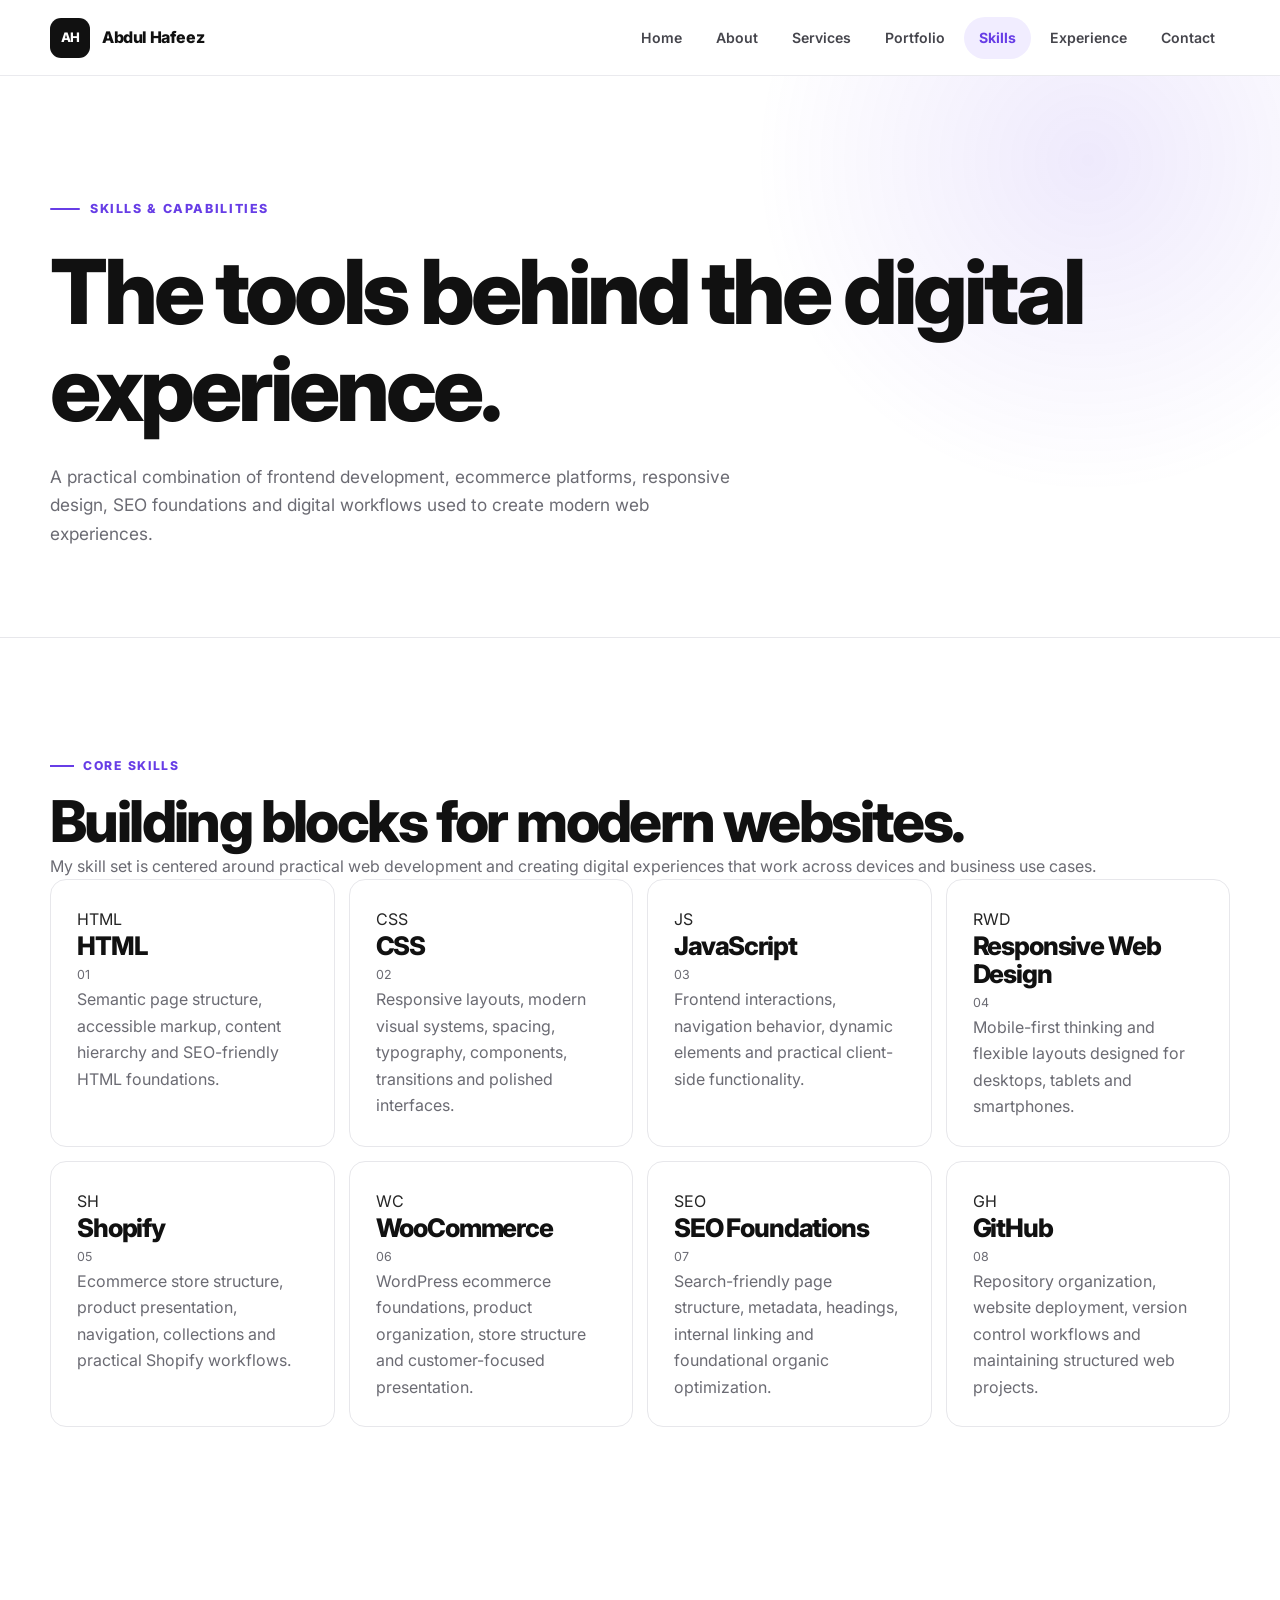
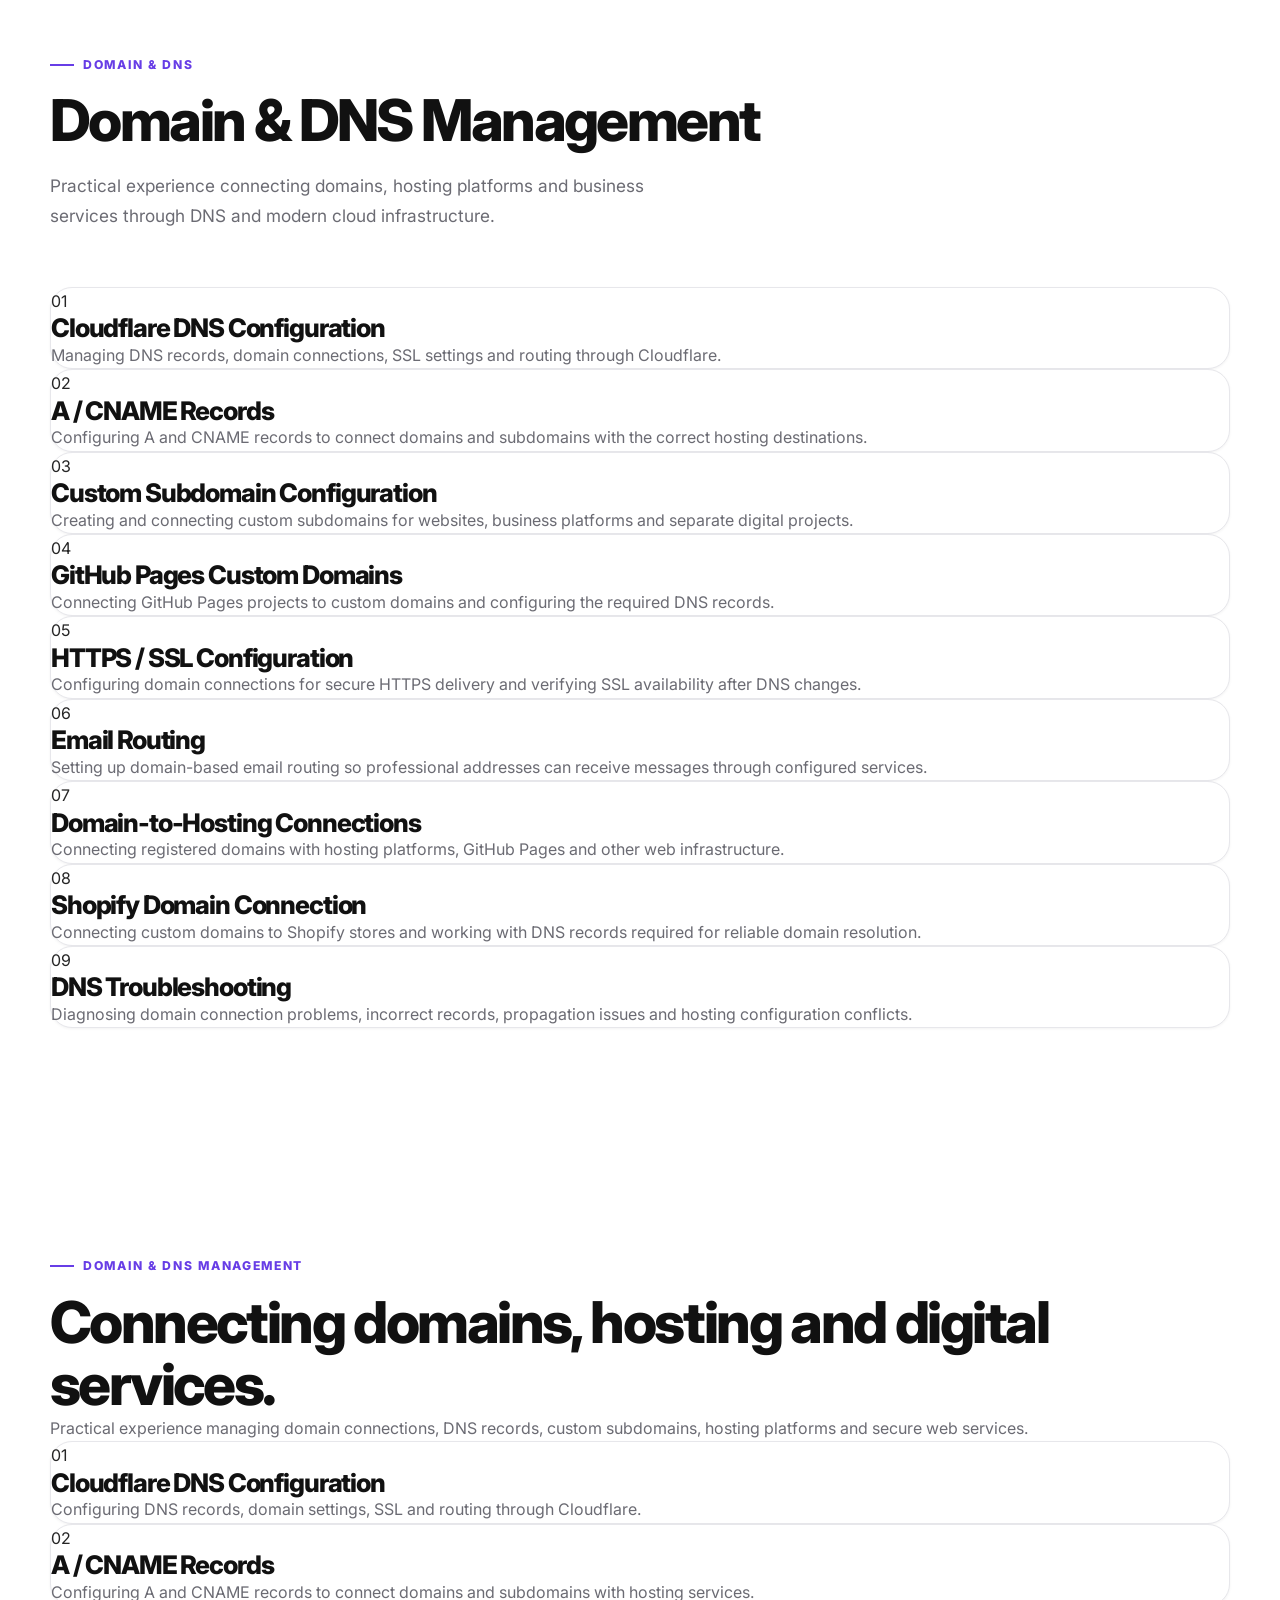
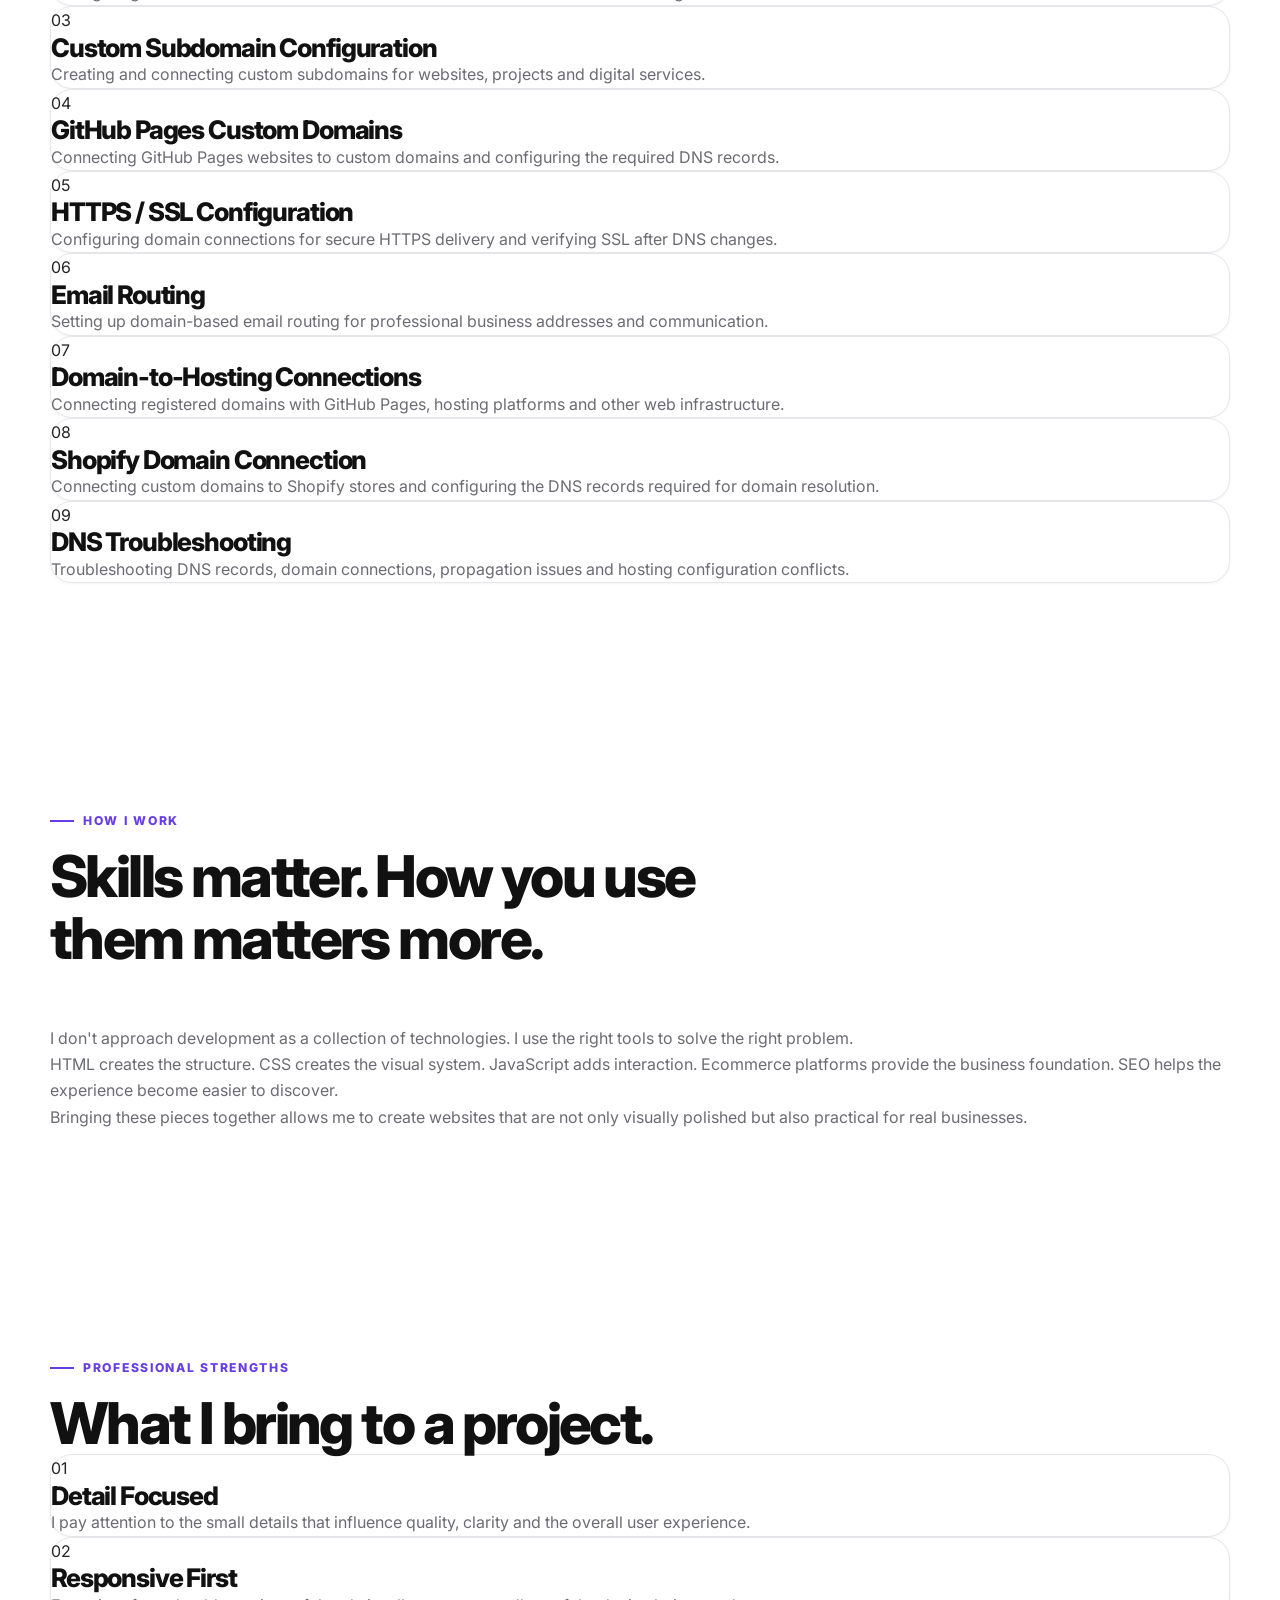
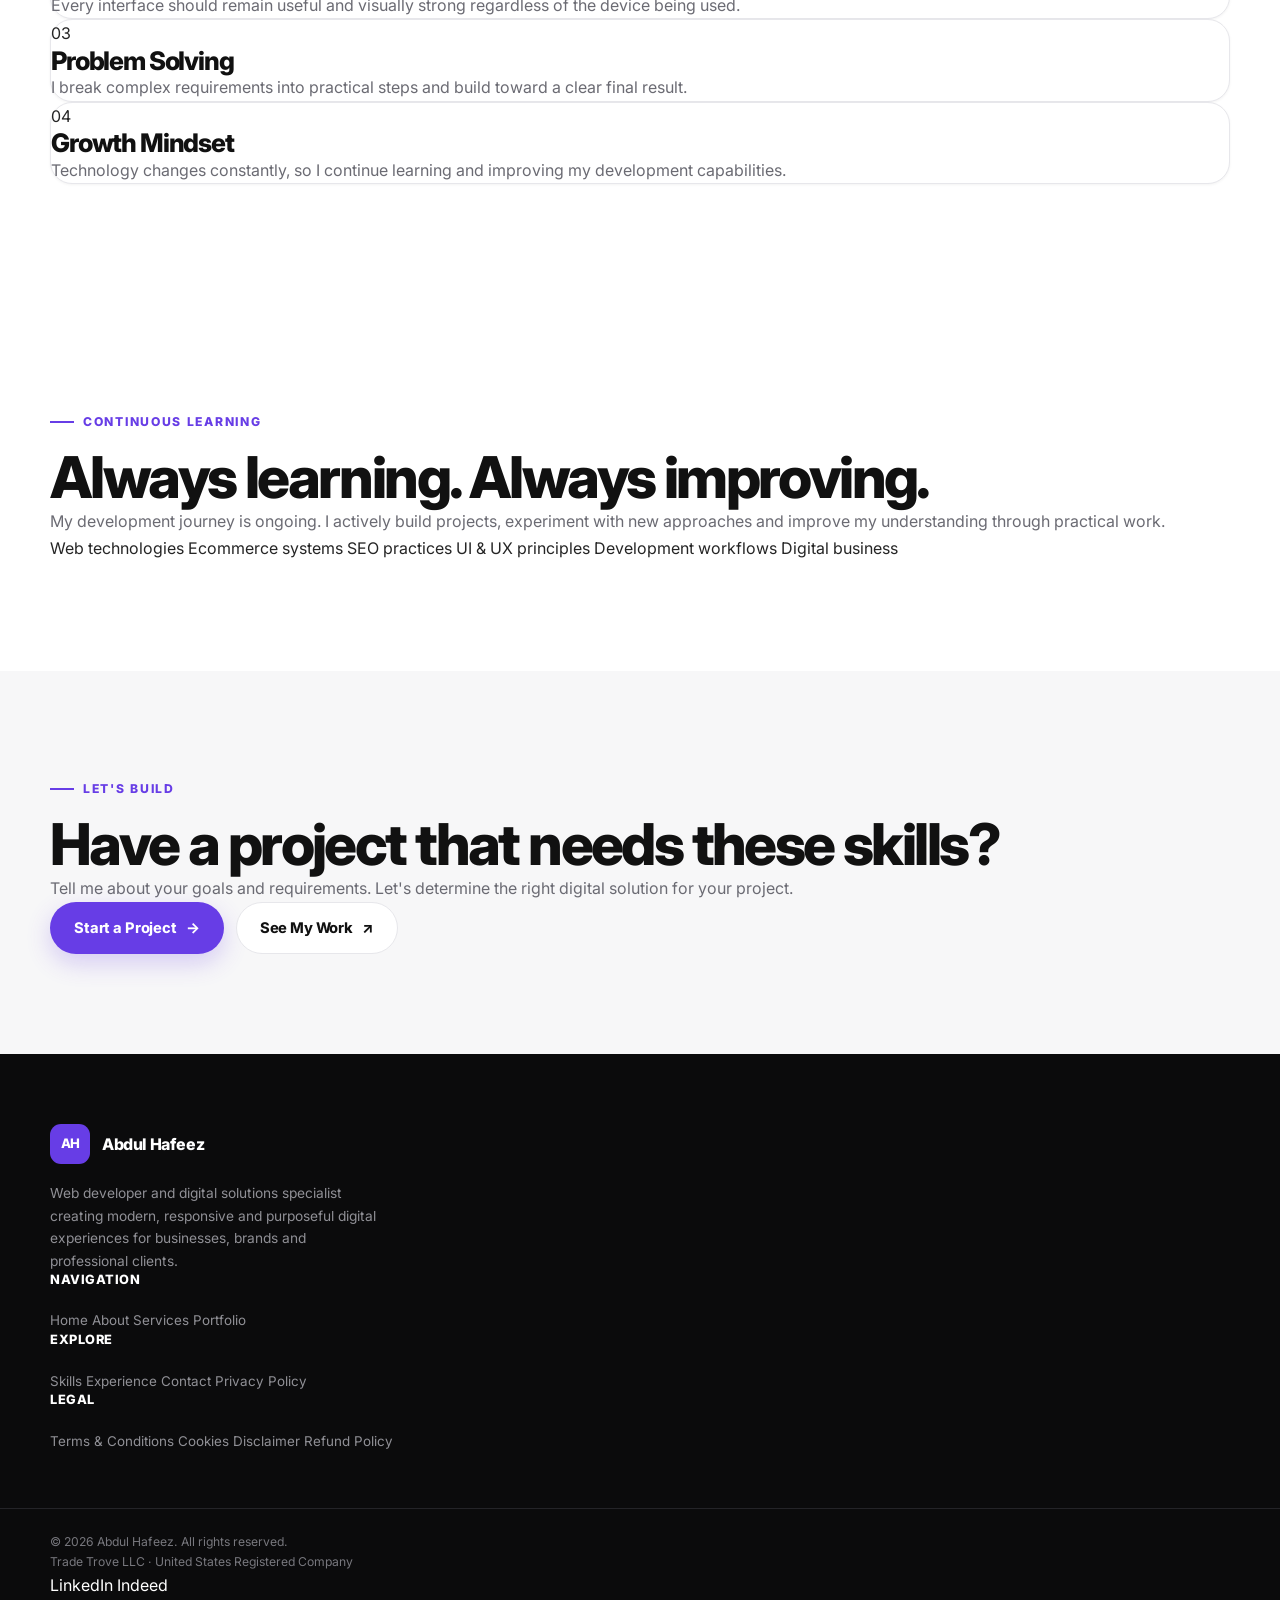
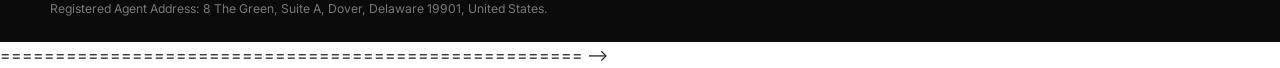
<file: skills.html>
<!doctype html>
<html lang="en">
<head>
  <meta charset="utf-8">
  <meta name="viewport" content="width=device-width, initial-scale=1">

  <title>Skills | Abdul Hafeez — Web Developer</title>

  <meta
    name="description"
    content="Explore Abdul Hafeez's web development, ecommerce, responsive design, JavaScript and SEO foundation skills."
  >

  <meta
    name="keywords"
    content="Abdul Hafeez skills, HTML CSS JavaScript, web developer, responsive web design, Shopify, WooCommerce, SEO, GitHub"
  >

  <meta name="author" content="Abdul Hafeez">
  <meta name="robots" content="index, follow">
  <link rel="canonical" href="https://abdulhafeez.thetradetrove.com/skills.html">

  <meta property="og:title" content="Skills | Abdul Hafeez">
  <meta
    property="og:description"
    content="Web development, ecommerce and digital skills of Abdul Hafeez."
  >
  <meta property="og:type" content="website">
  <meta property="og:url" content="https://abdulhafeez.thetradetrove.com/skills.html">

  <link rel="preconnect" href="https://fonts.googleapis.com">
  <link rel="preconnect" href="https://fonts.gstatic.com" crossorigin>

  <link
    href="https://fonts.googleapis.com/css2?family=Inter:wght@400;500;600;700;800;900&display=swap"
    rel="stylesheet"
  >

  <link rel="stylesheet" href="style.css">
</head>

<body>

  <!-- =====================================================
       HEADER
       ===================================================== -->

  <header class="site-header">

    <div class="container header-inner">

      <a href="index.html" class="brand" aria-label="Abdul Hafeez Home">
        <span class="brand-mark">AH</span>
        <span class="brand-name">Abdul Hafeez</span>
      </a>

      <button
        class="nav-toggle"
        type="button"
        aria-label="Open navigation"
        aria-expanded="false"
      >
        <span></span>
        <span></span>
        <span></span>
      </button>

      <nav class="main-nav" aria-label="Main navigation">

        <a href="index.html">Home</a>
        <a href="about.html">About</a>
        <a href="services.html">Services</a>
        <a href="portfolio.html">Portfolio</a>
        <a href="skills.html" class="active">Skills</a>
        <a href="experience.html">Experience</a>
        <a href="contact.html">Contact</a>

      </nav>

    </div>

  </header>


  <main>

    <!-- =====================================================
         PAGE HERO
         ===================================================== -->

    <section class="page-hero">

      <div class="container">

        <span class="hero-eyebrow">
          Skills & Capabilities
        </span>

        <h1>
          The tools behind
          <span>the digital experience.</span>
        </h1>

        <p>
          A practical combination of frontend development, ecommerce
          platforms, responsive design, SEO foundations and digital
          workflows used to create modern web experiences.
        </p>

      </div>

    </section>


    <!-- =====================================================
         CORE SKILLS
         ===================================================== -->

    <section class="section">

      <div class="container">

        <div class="section-intro">

          <span class="section-label">
            Core Skills
          </span>

          <h2>
            Building blocks for
            <span>modern websites.</span>
          </h2>

          <p>
            My skill set is centered around practical web development and
            creating digital experiences that work across devices and
            business use cases.
          </p>

        </div>


        <div class="skills-grid">

          <!-- HTML -->

          <article class="skill-card">

            <div class="skill-icon">
              HTML
            </div>

            <div class="skill-content">

              <div class="skill-heading">

                <h3>
                  HTML
                </h3>

                <span>
                  01
                </span>

              </div>

              <p>
                Semantic page structure, accessible markup, content
                hierarchy and SEO-friendly HTML foundations.
              </p>

            </div>

          </article>


          <!-- CSS -->

          <article class="skill-card">

            <div class="skill-icon">
              CSS
            </div>

            <div class="skill-content">

              <div class="skill-heading">

                <h3>
                  CSS
                </h3>

                <span>
                  02
                </span>

              </div>

              <p>
                Responsive layouts, modern visual systems, spacing,
                typography, components, transitions and polished interfaces.
              </p>

            </div>

          </article>


          <!-- JAVASCRIPT -->

          <article class="skill-card">

            <div class="skill-icon">
              JS
            </div>

            <div class="skill-content">

              <div class="skill-heading">

                <h3>
                  JavaScript
                </h3>

                <span>
                  03
                </span>

              </div>

              <p>
                Frontend interactions, navigation behavior, dynamic
                elements and practical client-side functionality.
              </p>

            </div>

          </article>


          <!-- RESPONSIVE -->

          <article class="skill-card">

            <div class="skill-icon">
              RWD
            </div>

            <div class="skill-content">

              <div class="skill-heading">

                <h3>
                  Responsive Web Design
                </h3>

                <span>
                  04
                </span>

              </div>

              <p>
                Mobile-first thinking and flexible layouts designed for
                desktops, tablets and smartphones.
              </p>

            </div>

          </article>


          <!-- SHOPIFY -->

          <article class="skill-card">

            <div class="skill-icon">
              SH
            </div>

            <div class="skill-content">

              <div class="skill-heading">

                <h3>
                  Shopify
                </h3>

                <span>
                  05
                </span>

              </div>

              <p>
                Ecommerce store structure, product presentation, navigation,
                collections and practical Shopify workflows.
              </p>

            </div>

          </article>


          <!-- WOOCOMMERCE -->

          <article class="skill-card">

            <div class="skill-icon">
              WC
            </div>

            <div class="skill-content">

              <div class="skill-heading">

                <h3>
                  WooCommerce
                </h3>

                <span>
                  06
                </span>

              </div>

              <p>
                WordPress ecommerce foundations, product organization,
                store structure and customer-focused presentation.
              </p>

            </div>

          </article>


          <!-- SEO -->

          <article class="skill-card">

            <div class="skill-icon">
              SEO
            </div>

            <div class="skill-content">

              <div class="skill-heading">

                <h3>
                  SEO Foundations
                </h3>

                <span>
                  07
                </span>

              </div>

              <p>
                Search-friendly page structure, metadata, headings,
                internal linking and foundational organic optimization.
              </p>

            </div>

          </article>


          <!-- GITHUB -->

          <article class="skill-card">

            <div class="skill-icon">
              GH
            </div>

            <div class="skill-content">

              <div class="skill-heading">

                <h3>
                  GitHub
                </h3>

                <span>
                  08
                </span>

              </div>

              <p>
                Repository organization, website deployment, version
                control workflows and maintaining structured web projects.
              </p>

            </div>

          </article>

        </div>

      </div>

    </section>
  
<!-- =====================================================
     DOMAIN & DNS MANAGEMENT
     ===================================================== -->

<section class="section">
  <div class="container">

    <div class="section-heading">
      <span class="section-label">DOMAIN &amp; DNS</span>
      <h2>Domain &amp; DNS Management</h2>
      <p class="section-intro">
        Practical experience connecting domains, hosting platforms and
        business services through DNS and modern cloud infrastructure.
      </p>
    </div>

    <div class="cards-grid cards-grid-3">

      <article class="card">
        <div class="card-number">01</div>
        <h3>Cloudflare DNS Configuration</h3>
        <p>
          Managing DNS records, domain connections, SSL settings and
          routing through Cloudflare.
        </p>
      </article>

      <article class="card">
        <div class="card-number">02</div>
        <h3>A / CNAME Records</h3>
        <p>
          Configuring A and CNAME records to connect domains and
          subdomains with the correct hosting destinations.
        </p>
      </article>

      <article class="card">
        <div class="card-number">03</div>
        <h3>Custom Subdomain Configuration</h3>
        <p>
          Creating and connecting custom subdomains for websites,
          business platforms and separate digital projects.
        </p>
      </article>

      <article class="card">
        <div class="card-number">04</div>
        <h3>GitHub Pages Custom Domains</h3>
        <p>
          Connecting GitHub Pages projects to custom domains and
          configuring the required DNS records.
        </p>
      </article>

      <article class="card">
        <div class="card-number">05</div>
        <h3>HTTPS / SSL Configuration</h3>
        <p>
          Configuring domain connections for secure HTTPS delivery and
          verifying SSL availability after DNS changes.
        </p>
      </article>

      <article class="card">
        <div class="card-number">06</div>
        <h3>Email Routing</h3>
        <p>
          Setting up domain-based email routing so professional
          addresses can receive messages through configured services.
        </p>
      </article>

      <article class="card">
        <div class="card-number">07</div>
        <h3>Domain-to-Hosting Connections</h3>
        <p>
          Connecting registered domains with hosting platforms,
          GitHub Pages and other web infrastructure.
        </p>
      </article>

      <article class="card">
        <div class="card-number">08</div>
        <h3>Shopify Domain Connection</h3>
        <p>
          Connecting custom domains to Shopify stores and working with
          DNS records required for reliable domain resolution.
        </p>
      </article>

      <article class="card">
        <div class="card-number">09</div>
        <h3>DNS Troubleshooting</h3>
        <p>
          Diagnosing domain connection problems, incorrect records,
          propagation issues and hosting configuration conflicts.
        </p>
      </article>

    </div>

  </div>
</section>


    <!-- =====================================================
         DOMAIN & DNS MANAGEMENT
         ===================================================== -->

    <section class="section">

      <div class="container">

        <div class="section-intro">

          <span class="section-label">
            Domain &amp; DNS Management
          </span>

          <h2>
            Connecting domains,
            <span>hosting and digital services.</span>
          </h2>

          <p>
            Practical experience managing domain connections, DNS records,
            custom subdomains, hosting platforms and secure web services.
          </p>

        </div>


        <div class="cards-grid cards-grid-3">

          <article class="card">
            <div class="card-number">01</div>
            <h3>Cloudflare DNS Configuration</h3>
            <p>
              Configuring DNS records, domain settings, SSL and routing
              through Cloudflare.
            </p>
          </article>


          <article class="card">
            <div class="card-number">02</div>
            <h3>A / CNAME Records</h3>
            <p>
              Configuring A and CNAME records to connect domains and
              subdomains with hosting services.
            </p>
          </article>


          <article class="card">
            <div class="card-number">03</div>
            <h3>Custom Subdomain Configuration</h3>
            <p>
              Creating and connecting custom subdomains for websites,
              projects and digital services.
            </p>
          </article>


          <article class="card">
            <div class="card-number">04</div>
            <h3>GitHub Pages Custom Domains</h3>
            <p>
              Connecting GitHub Pages websites to custom domains and
              configuring the required DNS records.
            </p>
          </article>


          <article class="card">
            <div class="card-number">05</div>
            <h3>HTTPS / SSL Configuration</h3>
            <p>
              Configuring domain connections for secure HTTPS delivery
              and verifying SSL after DNS changes.
            </p>
          </article>


          <article class="card">
            <div class="card-number">06</div>
            <h3>Email Routing</h3>
            <p>
              Setting up domain-based email routing for professional
              business addresses and communication.
            </p>
          </article>


          <article class="card">
            <div class="card-number">07</div>
            <h3>Domain-to-Hosting Connections</h3>
            <p>
              Connecting registered domains with GitHub Pages, hosting
              platforms and other web infrastructure.
            </p>
          </article>


          <article class="card">
            <div class="card-number">08</div>
            <h3>Shopify Domain Connection</h3>
            <p>
              Connecting custom domains to Shopify stores and configuring
              the DNS records required for domain resolution.
            </p>
          </article>


          <article class="card">
            <div class="card-number">09</div>
            <h3>DNS Troubleshooting</h3>
            <p>
              Troubleshooting DNS records, domain connections,
              propagation issues and hosting configuration conflicts.
            </p>
          </article>

        </div>

      </div>

    </section>

    <!-- =====================================================
         HOW I APPLY MY SKILLS
         ===================================================== -->

    <section class="section">

      <div class="container">

        <div class="two-column-section">

          <div class="section-heading">

            <span class="section-label">
              How I Work
            </span>

            <h2>
              Skills matter.
              <span>How you use them matters more.</span>
            </h2>

          </div>


          <div class="section-copy">

            <p class="lead">
              I don't approach development as a collection of technologies.
              I use the right tools to solve the right problem.
            </p>

            <p>
              HTML creates the structure. CSS creates the visual system.
              JavaScript adds interaction. Ecommerce platforms provide the
              business foundation. SEO helps the experience become easier
              to discover.
            </p>

            <p>
              Bringing these pieces together allows me to create websites
              that are not only visually polished but also practical for
              real businesses.
            </p>

          </div>

        </div>

      </div>

    </section>


    <!-- =====================================================
         STRENGTHS
         ===================================================== -->

    <section class="section section-light">

      <div class="container">

        <div class="section-intro">

          <span class="section-label">
            Professional Strengths
          </span>

          <h2>
            What I bring
            <span>to a project.</span>
          </h2>

        </div>


        <div class="cards-grid cards-grid-4">

          <article class="card">

            <div class="card-number">
              01
            </div>

            <h3>
              Detail Focused
            </h3>

            <p>
              I pay attention to the small details that influence quality,
              clarity and the overall user experience.
            </p>

          </article>


          <article class="card">

            <div class="card-number">
              02
            </div>

            <h3>
              Responsive First
            </h3>

            <p>
              Every interface should remain useful and visually strong
              regardless of the device being used.
            </p>

          </article>


          <article class="card">

            <div class="card-number">
              03
            </div>

            <h3>
              Problem Solving
            </h3>

            <p>
              I break complex requirements into practical steps and build
              toward a clear final result.
            </p>

          </article>


          <article class="card">

            <div class="card-number">
              04
            </div>

            <h3>
              Growth Mindset
            </h3>

            <p>
              Technology changes constantly, so I continue learning and
              improving my development capabilities.
            </p>

          </article>

        </div>

      </div>

    </section>


    <!-- =====================================================
         CONTINUOUS LEARNING
         ===================================================== -->

    <section class="section">

      <div class="container">

        <div class="learning-panel">

          <div>

            <span class="section-label">
              Continuous Learning
            </span>

            <h2>
              Always learning.
              <span>Always improving.</span>
            </h2>

          </div>


          <div class="learning-content">

            <p>
              My development journey is ongoing. I actively build projects,
              experiment with new approaches and improve my understanding
              through practical work.
            </p>

            <div class="learning-points">

              <span>
                Web technologies
              </span>

              <span>
                Ecommerce systems
              </span>

              <span>
                SEO practices
              </span>

              <span>
                UI & UX principles
              </span>

              <span>
                Development workflows
              </span>

              <span>
                Digital business
              </span>

            </div>

          </div>

        </div>

      </div>

    </section>


    <!-- =====================================================
         CTA
         ===================================================== -->

    <section class="final-cta">

      <div class="container">

        <div class="final-cta-inner">

          <span class="section-label">
            Let's Build
          </span>

          <h2>
            Have a project that
            <span>needs these skills?</span>
          </h2>

          <p>
            Tell me about your goals and requirements. Let's determine the
            right digital solution for your project.
          </p>

          <div class="hero-actions">

            <a href="contact.html" class="btn btn-primary">
              Start a Project
              <span>→</span>
            </a>

            <a href="portfolio.html" class="btn btn-secondary">
              See My Work
              <span>↗</span>
            </a>

          </div>

        </div>

      </div>

    </section>

  </main>


 


  <!-- =====================================================
       MOBILE NAVIGATION<!-- =====================================================
     FOOTER
     ===================================================== -->

<footer class="site-footer">

  <div class="container footer-main">

    <!-- FOOTER BRAND -->
    <div class="footer-brand">

      <a href="index.html" class="brand">
        <span class="brand-mark">AH</span>
        <span class="brand-name">Abdul Hafeez</span>
      </a>

      <p>
        Web developer and digital solutions specialist
        creating modern, responsive and purposeful
        digital experiences for businesses, brands and
        professional clients.
      </p>

    </div>


    <!-- NAVIGATION -->
    <div class="footer-column">

      <h4>
        Navigation
      </h4>

      <a href="index.html">Home</a>
      <a href="about.html">About</a>
      <a href="services.html">Services</a>
      <a href="portfolio.html">Portfolio</a>

    </div>


    <!-- EXPLORE -->
    <div class="footer-column">

      <h4>
        Explore
      </h4>

      <a href="skills.html">Skills</a>
      <a href="experience.html">Experience</a>
      <a href="contact.html">Contact</a>
      <a href="privacy.html">Privacy Policy</a>

    </div>


    <!-- LEGAL -->
    <div class="footer-column">

      <h4>
        Legal
      </h4>

      <a href="terms.html">Terms &amp; Conditions</a>
      <a href="cookies.html">Cookies</a>
      <a href="disclaimer.html">Disclaimer</a>
      <a href="refund-policy.html">Refund Policy</a>

    </div>

  </div>


  <!-- FOOTER BOTTOM -->

  <div class="footer-bottom">

    <div class="container">

      <div class="footer-bottom-inner">

        <p>
          © 2026 Abdul Hafeez. All rights reserved.
        </p>

        <p>
          Trade Trove LLC · United States Registered Company
        </p>

        <div class="footer-social">

          <a
            href="https://www.linkedin.com/in/abdul-hafeez-854a67441/?isSelfProfile=true"
            target="_blank"
            rel="noopener noreferrer"
            aria-label="LinkedIn"
          >
            LinkedIn
          </a>

          <a
            href="https://profile.indeed.com/?hl=en_US&amp;co=US&amp;from=gnav-homepage"
            target="_blank"
            rel="noopener noreferrer"
            aria-label="Indeed"
          >
            Indeed
          </a>

        </div>

      </div>


      <p class="footer-address">

        Registered Agent Address:
        8 The Green, Suite A, Dover, Delaware 19901,
        United States.

      </p>

    </div>

  </div>

</footer>
       ===================================================== -->

  <script>

    const navToggle = document.querySelector(".nav-toggle");
    const mainNav = document.querySelector(".main-nav");

    if (navToggle && mainNav) {

      navToggle.addEventListener("click", () => {

        const isOpen = mainNav.classList.toggle("open");

        navToggle.setAttribute(
          "aria-expanded",
          isOpen ? "true" : "false"
        );

        navToggle.setAttribute(
          "aria-label",
          isOpen ? "Close navigation" : "Open navigation"
        );

      });


      mainNav.querySelectorAll("a").forEach(link => {

        link.addEventListener("click", () => {

          mainNav.classList.remove("open");

          navToggle.setAttribute(
            "aria-expanded",
            "false"
          );

          navToggle.setAttribute(
            "aria-label",
            "Open navigation"
          );

        });

      });

    }

  </script>

</body>
</html>
</file>
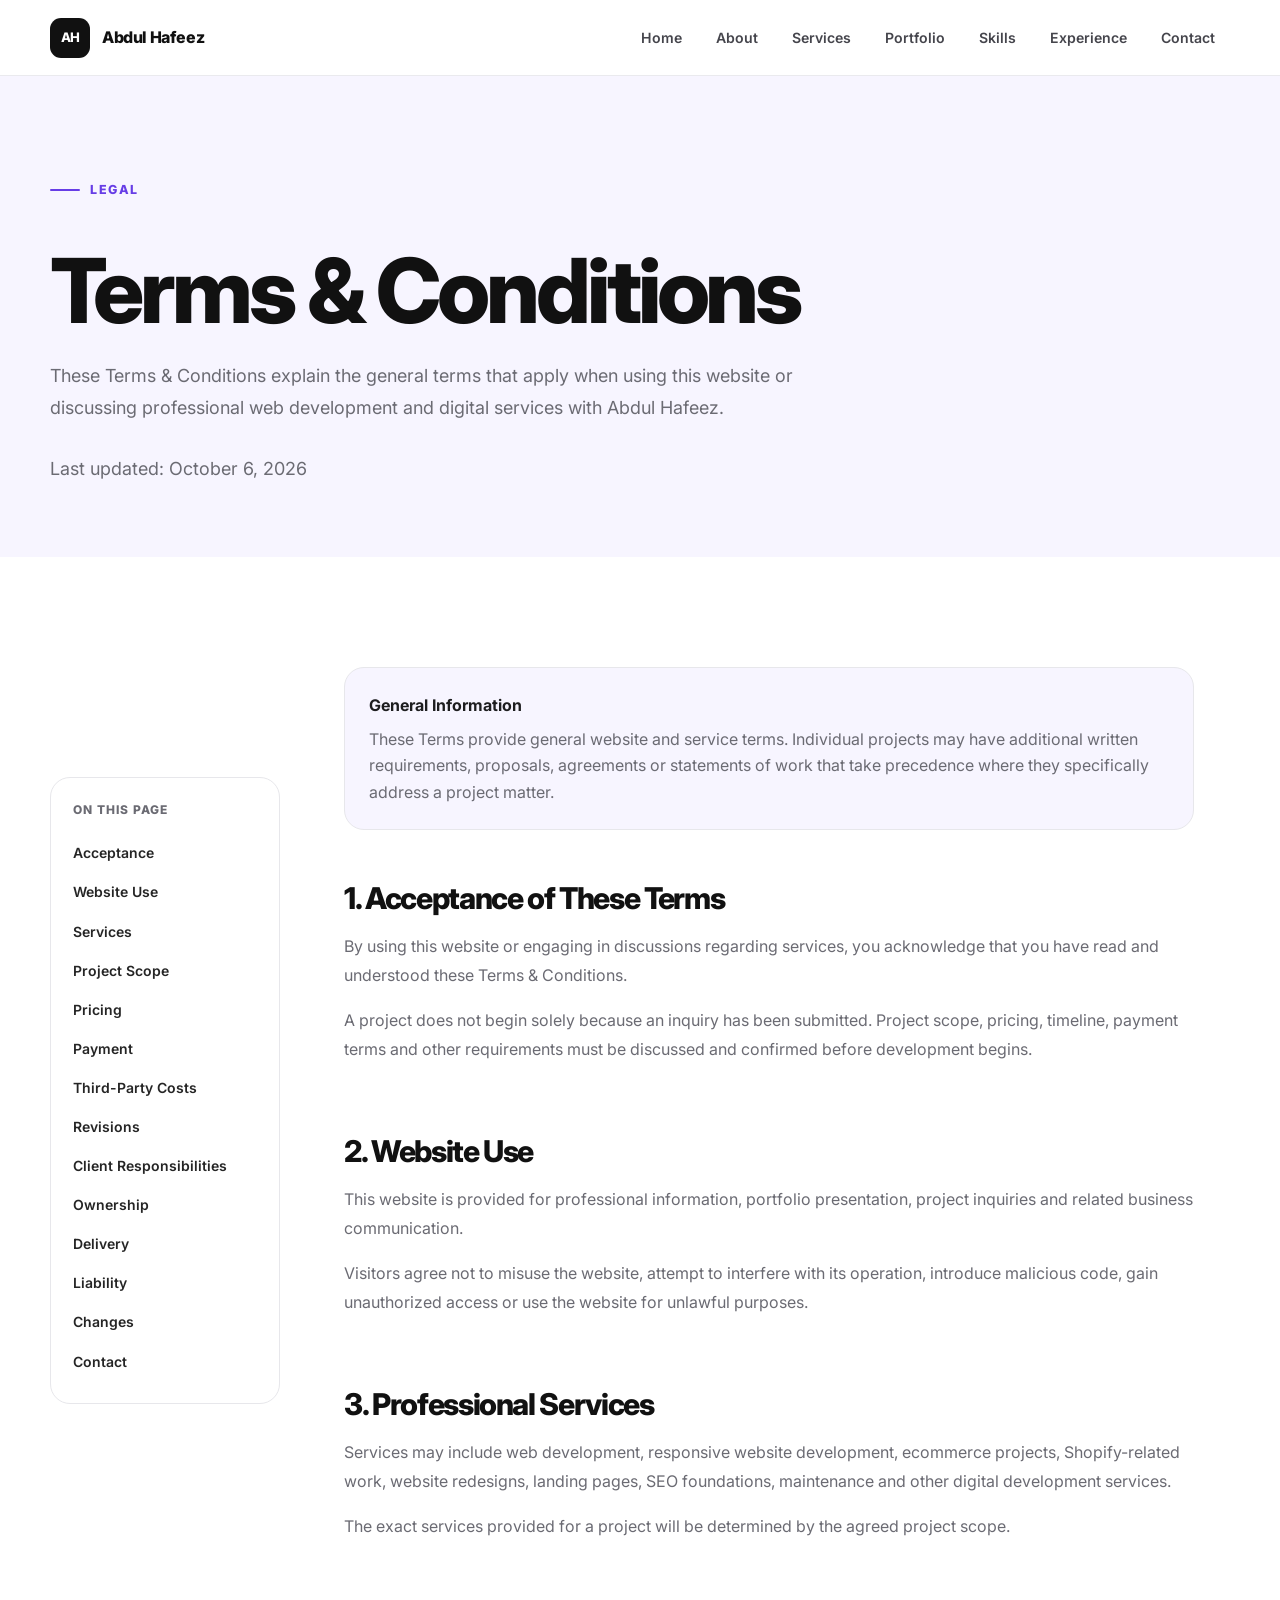
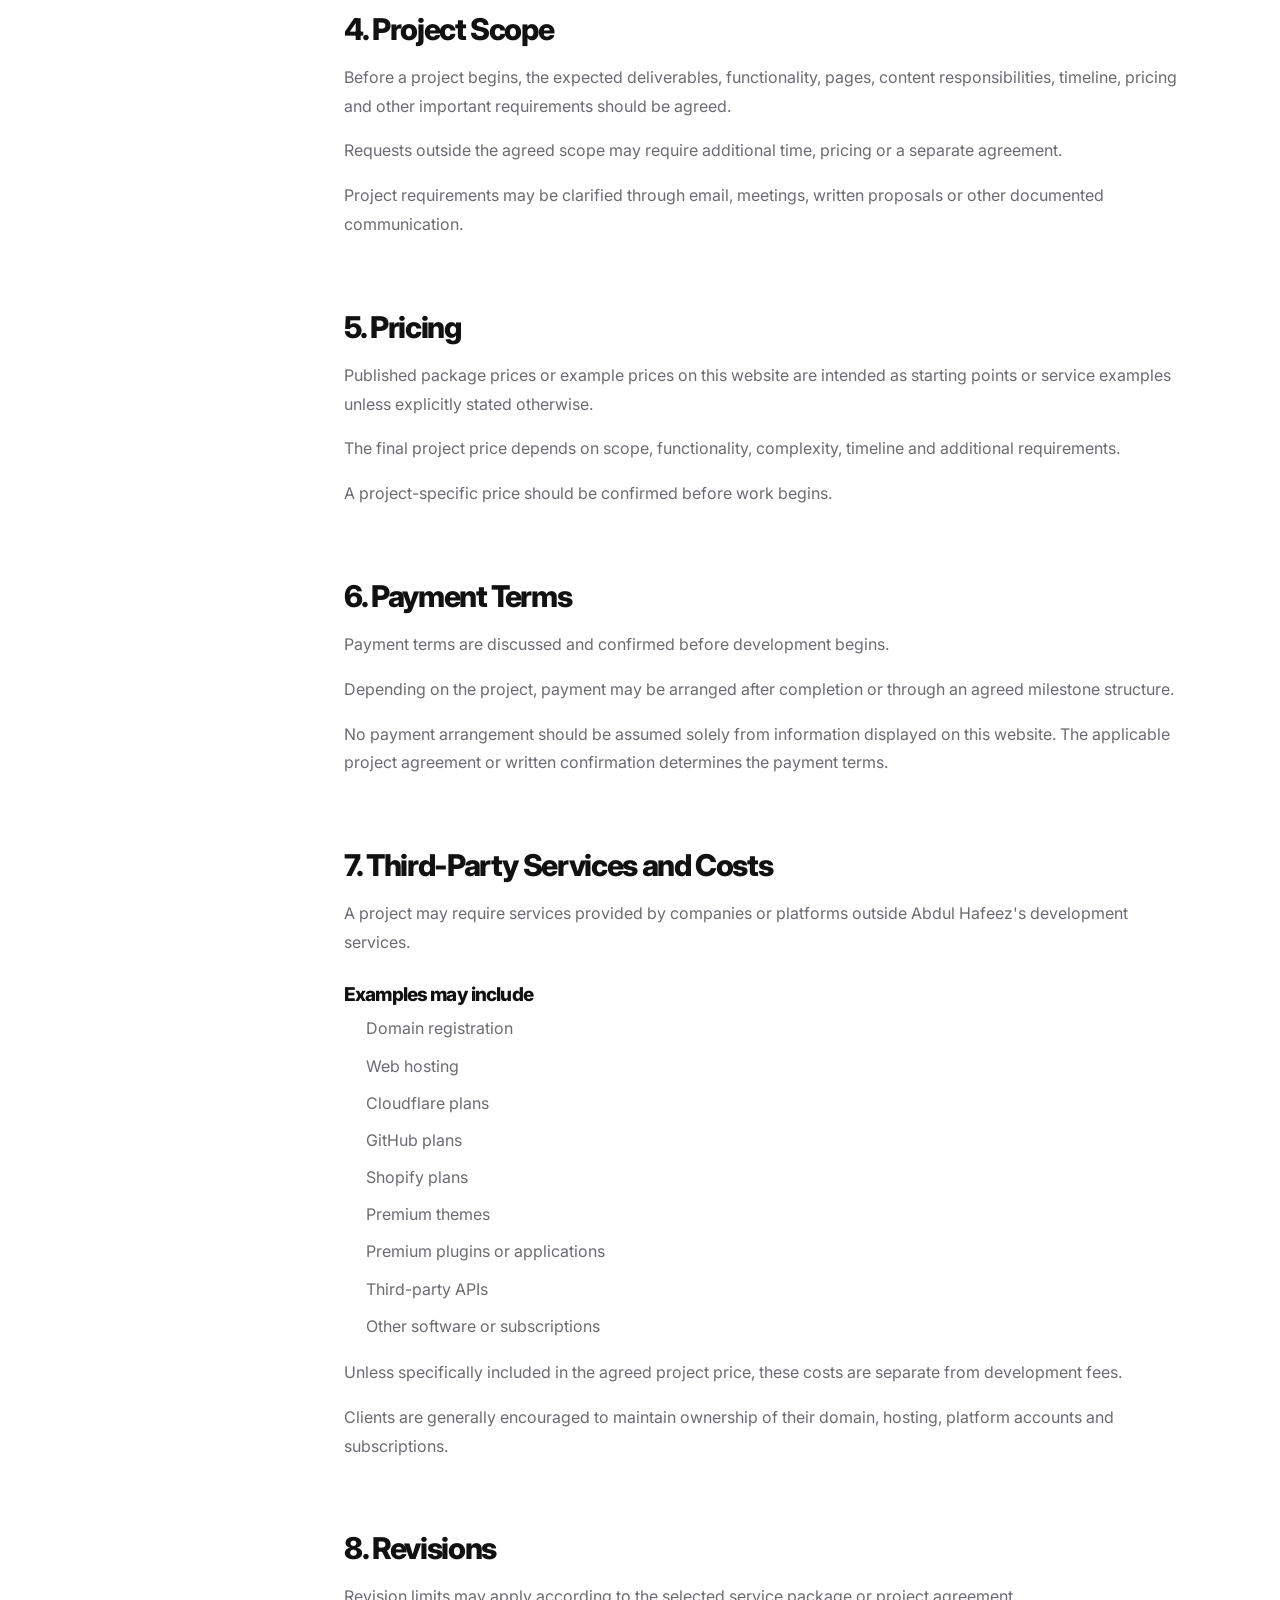
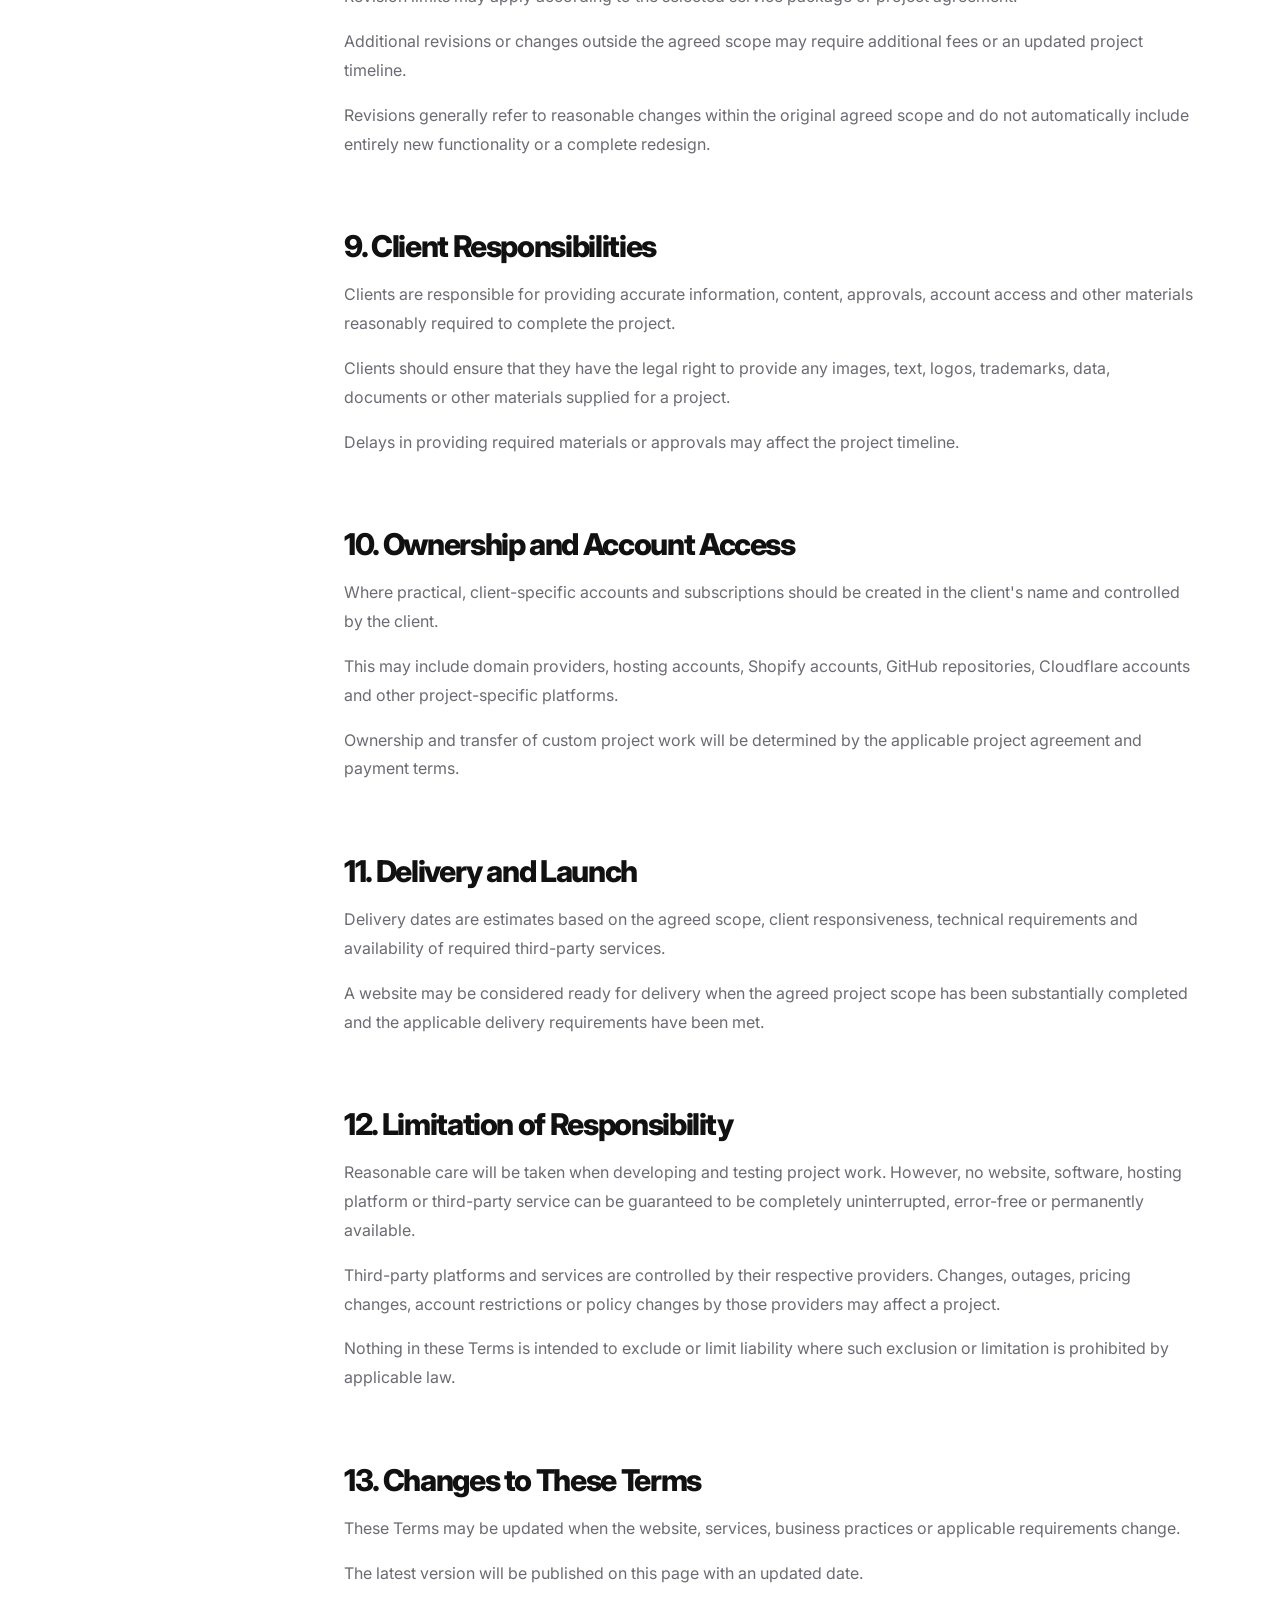
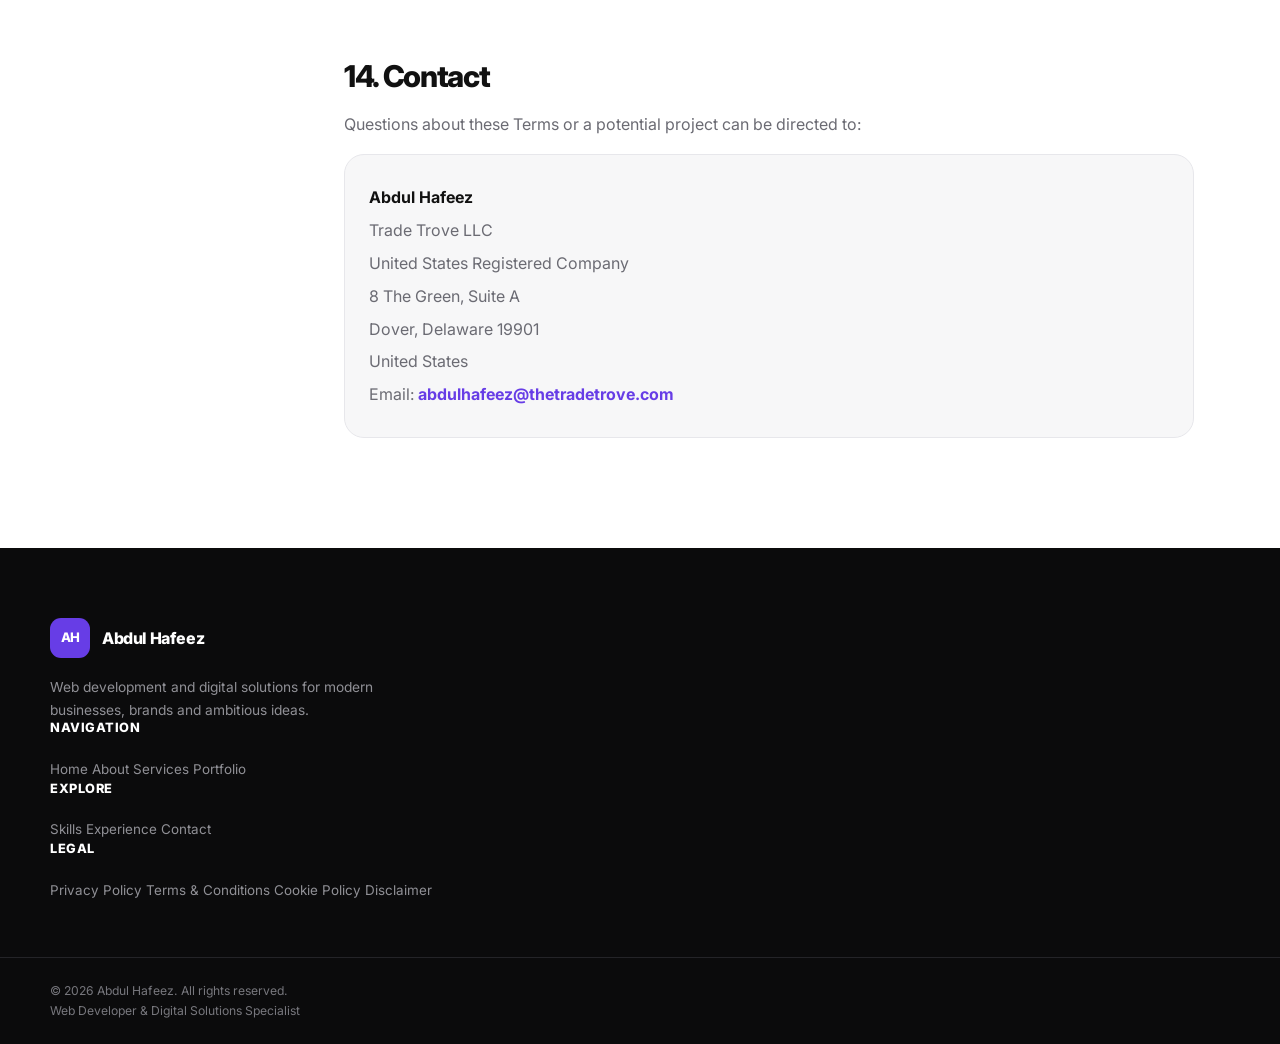
<file: terms.html>
<!doctype html>
<html lang="en">
<head>
  <meta charset="utf-8">
  <meta name="viewport" content="width=device-width, initial-scale=1">

  <title>Terms & Conditions | Abdul Hafeez — Web Developer</title>

  <meta
    name="description"
    content="Terms and Conditions for Abdul Hafeez's professional web development, ecommerce and digital services."
  >

  <meta
    name="keywords"
    content="Abdul Hafeez terms, web development terms, freelance developer terms, website development agreement, Trade Trove LLC"
  >

  <meta name="author" content="Abdul Hafeez">
  <meta name="robots" content="index, follow">

  <meta property="og:title" content="Terms & Conditions | Abdul Hafeez">
  <meta
    property="og:description"
    content="Terms and Conditions covering website use, project services, payments, third-party costs and client responsibilities."
  >
  <meta property="og:type" content="website">

  <link rel="preconnect" href="https://fonts.googleapis.com">
  <link rel="preconnect" href="https://fonts.gstatic.com" crossorigin>

  <link
    href="https://fonts.googleapis.com/css2?family=Inter:wght@400;500;600;700;800;900&display=swap"
    rel="stylesheet"
  >

  <link rel="stylesheet" href="style.css">

  <style>
    .legal-hero{
      padding:96px 0 72px;
      background:var(--purple-light);
    }

    .legal-hero h1{
      max-width:850px;
      margin:18px 0 20px;
    }

    .legal-hero p{
      max-width:760px;
      color:var(--muted);
      font-size:18px;
      line-height:1.75;
    }

    .legal-layout{
      display:grid;
      grid-template-columns:230px minmax(0,1fr);
      gap:64px;
      align-items:start;
    }

    .legal-sidebar{
      position:sticky;
      top:110px;
      padding:22px;
      border:1px solid var(--border);
      border-radius:20px;
      background:var(--white);
    }

    .legal-sidebar-title{
      margin-bottom:14px;
      color:var(--muted);
      font-size:12px;
      font-weight:800;
      letter-spacing:.08em;
      text-transform:uppercase;
    }

    .legal-sidebar a{
      display:block;
      padding:8px 0;
      color:var(--text);
      font-size:14px;
      font-weight:600;
      text-decoration:none;
    }

    .legal-sidebar a:hover{
      color:var(--purple);
    }

    .legal-content{
      max-width:850px;
    }

    .legal-section{
      margin-bottom:54px;
      scroll-margin-top:110px;
    }

    .legal-section:last-child{
      margin-bottom:0;
    }

    .legal-section h2{
      margin:0 0 16px;
      font-size:30px;
      line-height:1.2;
    }

    .legal-section h3{
      margin:28px 0 10px;
      font-size:19px;
    }

    .legal-section p{
      margin:0 0 16px;
      color:var(--muted);
      line-height:1.8;
    }

    .legal-section ul{
      margin:0 0 18px;
      padding-left:22px;
      color:var(--muted);
    }

    .legal-section li{
      margin-bottom:10px;
      line-height:1.7;
    }

    .legal-note{
      margin:0 0 50px;
      padding:24px;
      border:1px solid var(--border);
      border-radius:20px;
      background:var(--purple-light);
    }

    .legal-note strong{
      display:block;
      margin-bottom:8px;
      color:var(--ink);
    }

    .legal-note p{
      margin:0;
    }

    .legal-email{
      color:var(--purple);
      font-weight:700;
      text-decoration:none;
    }

    .legal-email:hover{
      text-decoration:underline;
    }

    .legal-business{
      padding:24px;
      border:1px solid var(--border);
      border-radius:20px;
      background:var(--light);
    }

    .legal-business p{
      margin:4px 0;
    }

    .legal-updated{
      margin-top:30px;
      color:var(--muted);
      font-size:14px;
    }

    @media (max-width:800px){

      .legal-hero{
        padding:72px 0 56px;
      }

      .legal-layout{
        grid-template-columns:1fr;
        gap:36px;
      }

      .legal-sidebar{
        position:static;
      }

      .legal-sidebar a{
        display:inline-block;
        margin-right:18px;
      }

      .legal-section h2{
        font-size:26px;
      }

    }
  </style>
</head>

<body>

  <!-- =====================================================
       HEADER
       ===================================================== -->

  <header class="site-header">

    <div class="container header-inner">

      <a href="index.html" class="brand" aria-label="Abdul Hafeez Home">
        <span class="brand-mark">AH</span>
        <span class="brand-name">Abdul Hafeez</span>
      </a>

      <button
        class="nav-toggle"
        type="button"
        aria-label="Open navigation"
        aria-expanded="false"
      >
        <span></span>
        <span></span>
        <span></span>
      </button>

      <nav class="main-nav" aria-label="Main navigation">

        <a href="index.html">Home</a>
        <a href="about.html">About</a>
        <a href="services.html">Services</a>
        <a href="portfolio.html">Portfolio</a>
        <a href="skills.html">Skills</a>
        <a href="experience.html">Experience</a>
        <a href="contact.html">Contact</a>

      </nav>

    </div>

  </header>


  <main>

    <!-- =====================================================
         HERO
         ===================================================== -->

    <section class="legal-hero">

      <div class="container">

        <span class="hero-eyebrow">Legal</span>

        <h1>
          Terms & Conditions
        </h1>

        <p>
          These Terms & Conditions explain the general terms that apply
          when using this website or discussing professional web
          development and digital services with Abdul Hafeez.
        </p>

        <p class="legal-updated">
          Last updated: October 6, 2026
        </p>

      </div>

    </section>


    <!-- =====================================================
         CONTENT
         ===================================================== -->

    <section class="section">

      <div class="container">

        <div class="legal-layout">


          <!-- SIDEBAR -->

          <aside class="legal-sidebar">

            <div class="legal-sidebar-title">
              On This Page
            </div>

            <a href="#acceptance">Acceptance</a>
            <a href="#website">Website Use</a>
            <a href="#services">Services</a>
            <a href="#project">Project Scope</a>
            <a href="#pricing">Pricing</a>
            <a href="#payment">Payment</a>
            <a href="#third-party">Third-Party Costs</a>
            <a href="#revisions">Revisions</a>
            <a href="#client">Client Responsibilities</a>
            <a href="#ownership">Ownership</a>
            <a href="#delivery">Delivery</a>
            <a href="#liability">Liability</a>
            <a href="#changes">Changes</a>
            <a href="#contact">Contact</a>

          </aside>


          <div class="legal-content">


            <div class="legal-note">

              <strong>
                General Information
              </strong>

              <p>
                These Terms provide general website and service terms.
                Individual projects may have additional written
                requirements, proposals, agreements or statements of work
                that take precedence where they specifically address a
                project matter.
              </p>

            </div>


            <!-- 1 -->

            <section class="legal-section" id="acceptance">

              <h2>
                1. Acceptance of These Terms
              </h2>

              <p>
                By using this website or engaging in discussions regarding
                services, you acknowledge that you have read and understood
                these Terms & Conditions.
              </p>

              <p>
                A project does not begin solely because an inquiry has been
                submitted. Project scope, pricing, timeline, payment terms
                and other requirements must be discussed and confirmed
                before development begins.
              </p>

            </section>


            <!-- 2 -->

            <section class="legal-section" id="website">

              <h2>
                2. Website Use
              </h2>

              <p>
                This website is provided for professional information,
                portfolio presentation, project inquiries and related
                business communication.
              </p>

              <p>
                Visitors agree not to misuse the website, attempt to
                interfere with its operation, introduce malicious code,
                gain unauthorized access or use the website for unlawful
                purposes.
              </p>

            </section>


            <!-- 3 -->

            <section class="legal-section" id="services">

              <h2>
                3. Professional Services
              </h2>

              <p>
                Services may include web development, responsive website
                development, ecommerce projects, Shopify-related work,
                website redesigns, landing pages, SEO foundations,
                maintenance and other digital development services.
              </p>

              <p>
                The exact services provided for a project will be determined
                by the agreed project scope.
              </p>

            </section>


            <!-- 4 -->

            <section class="legal-section" id="project">

              <h2>
                4. Project Scope
              </h2>

              <p>
                Before a project begins, the expected deliverables,
                functionality, pages, content responsibilities, timeline,
                pricing and other important requirements should be agreed.
              </p>

              <p>
                Requests outside the agreed scope may require additional
                time, pricing or a separate agreement.
              </p>

              <p>
                Project requirements may be clarified through email,
                meetings, written proposals or other documented
                communication.
              </p>

            </section>


            <!-- 5 -->

            <section class="legal-section" id="pricing">

              <h2>
                5. Pricing
              </h2>

              <p>
                Published package prices or example prices on this website
                are intended as starting points or service examples unless
                explicitly stated otherwise.
              </p>

              <p>
                The final project price depends on scope, functionality,
                complexity, timeline and additional requirements.
              </p>

              <p>
                A project-specific price should be confirmed before work
                begins.
              </p>

            </section>


            <!-- 6 -->

            <section class="legal-section" id="payment">

              <h2>
                6. Payment Terms
              </h2>

              <p>
                Payment terms are discussed and confirmed before
                development begins.
              </p>

              <p>
                Depending on the project, payment may be arranged after
                completion or through an agreed milestone structure.
              </p>

              <p>
                No payment arrangement should be assumed solely from
                information displayed on this website. The applicable
                project agreement or written confirmation determines the
                payment terms.
              </p>

            </section>


            <!-- 7 -->

            <section class="legal-section" id="third-party">

              <h2>
                7. Third-Party Services and Costs
              </h2>

              <p>
                A project may require services provided by companies or
                platforms outside Abdul Hafeez's development services.
              </p>

              <h3>
                Examples may include
              </h3>

              <ul>
                <li>Domain registration</li>
                <li>Web hosting</li>
                <li>Cloudflare plans</li>
                <li>GitHub plans</li>
                <li>Shopify plans</li>
                <li>Premium themes</li>
                <li>Premium plugins or applications</li>
                <li>Third-party APIs</li>
                <li>Other software or subscriptions</li>
              </ul>

              <p>
                Unless specifically included in the agreed project price,
                these costs are separate from development fees.
              </p>

              <p>
                Clients are generally encouraged to maintain ownership of
                their domain, hosting, platform accounts and subscriptions.
              </p>

            </section>


            <!-- 8 -->

            <section class="legal-section" id="revisions">

              <h2>
                8. Revisions
              </h2>

              <p>
                Revision limits may apply according to the selected service
                package or project agreement.
              </p>

              <p>
                Additional revisions or changes outside the agreed scope
                may require additional fees or an updated project timeline.
              </p>

              <p>
                Revisions generally refer to reasonable changes within the
                original agreed scope and do not automatically include
                entirely new functionality or a complete redesign.
              </p>

            </section>


            <!-- 9 -->

            <section class="legal-section" id="client">

              <h2>
                9. Client Responsibilities
              </h2>

              <p>
                Clients are responsible for providing accurate information,
                content, approvals, account access and other materials
                reasonably required to complete the project.
              </p>

              <p>
                Clients should ensure that they have the legal right to
                provide any images, text, logos, trademarks, data,
                documents or other materials supplied for a project.
              </p>

              <p>
                Delays in providing required materials or approvals may
                affect the project timeline.
              </p>

            </section>


            <!-- 10 -->

            <section class="legal-section" id="ownership">

              <h2>
                10. Ownership and Account Access
              </h2>

              <p>
                Where practical, client-specific accounts and subscriptions
                should be created in the client's name and controlled by
                the client.
              </p>

              <p>
                This may include domain providers, hosting accounts,
                Shopify accounts, GitHub repositories, Cloudflare accounts
                and other project-specific platforms.
              </p>

              <p>
                Ownership and transfer of custom project work will be
                determined by the applicable project agreement and payment
                terms.
              </p>

            </section>


            <!-- 11 -->

            <section class="legal-section" id="delivery">

              <h2>
                11. Delivery and Launch
              </h2>

              <p>
                Delivery dates are estimates based on the agreed scope,
                client responsiveness, technical requirements and
                availability of required third-party services.
              </p>

              <p>
                A website may be considered ready for delivery when the
                agreed project scope has been substantially completed and
                the applicable delivery requirements have been met.
              </p>

            </section>


            <!-- 12 -->

            <section class="legal-section" id="liability">

              <h2>
                12. Limitation of Responsibility
              </h2>

              <p>
                Reasonable care will be taken when developing and testing
                project work. However, no website, software, hosting
                platform or third-party service can be guaranteed to be
                completely uninterrupted, error-free or permanently
                available.
              </p>

              <p>
                Third-party platforms and services are controlled by their
                respective providers. Changes, outages, pricing changes,
                account restrictions or policy changes by those providers
                may affect a project.
              </p>

              <p>
                Nothing in these Terms is intended to exclude or limit
                liability where such exclusion or limitation is prohibited
                by applicable law.
              </p>

            </section>


            <!-- 13 -->

            <section class="legal-section" id="changes">

              <h2>
                13. Changes to These Terms
              </h2>

              <p>
                These Terms may be updated when the website, services,
                business practices or applicable requirements change.
              </p>

              <p>
                The latest version will be published on this page with an
                updated date.
              </p>

            </section>


            <!-- 14 -->

            <section class="legal-section" id="contact">

              <h2>
                14. Contact
              </h2>

              <p>
                Questions about these Terms or a potential project can be
                directed to:
              </p>

              <div class="legal-business">

                <p>
                  <strong>Abdul Hafeez</strong>
                </p>

                <p>
                  Trade Trove LLC
                </p>

                <p>
                  United States Registered Company
                </p>

                <p>
                  8 The Green, Suite A
                </p>

                <p>
                  Dover, Delaware 19901
                </p>

                <p>
                  United States
                </p>

                <p>
                  Email:
                  <a
                    href="mailto:abdulhafeez@thetradetrove.com"
                    class="legal-email"
                  >
                    abdulhafeez@thetradetrove.com
                  </a>
                </p>

              </div>

            </section>


          </div>

        </div>

      </div>

    </section>

  </main>


  <!-- =====================================================
       FOOTER
       ===================================================== -->

  <footer class="site-footer">

    <div class="container footer-main">

      <div class="footer-brand">

        <a href="index.html" class="brand">
          <span class="brand-mark">AH</span>
          <span class="brand-name">Abdul Hafeez</span>
        </a>

        <p>
          Web development and digital solutions for modern businesses,
          brands and ambitious ideas.
        </p>

      </div>


      <div class="footer-column">

        <h4>Navigation</h4>

        <a href="index.html">Home</a>
        <a href="about.html">About</a>
        <a href="services.html">Services</a>
        <a href="portfolio.html">Portfolio</a>

      </div>


      <div class="footer-column">

        <h4>Explore</h4>

        <a href="skills.html">Skills</a>
        <a href="experience.html">Experience</a>
        <a href="contact.html">Contact</a>

      </div>


      <div class="footer-column">

        <h4>Legal</h4>

        <a href="privacy.html">Privacy Policy</a>
        <a href="terms.html">Terms & Conditions</a>
        <a href="cookies.html">Cookie Policy</a>
        <a href="disclaimer.html">Disclaimer</a>

      </div>

    </div>


    <div class="footer-bottom">

      <div class="container">

        <p>
          © 2026 Abdul Hafeez. All rights reserved.
        </p>

        <p>
          Web Developer & Digital Solutions Specialist
        </p>

      </div>

    </div>

  </footer>


  <!-- =====================================================
       MOBILE NAVIGATION
       ===================================================== -->

  <script>

    const navToggle = document.querySelector(".nav-toggle");
    const mainNav = document.querySelector(".main-nav");

    if (navToggle && mainNav) {

      navToggle.addEventListener("click", () => {

        const isOpen = mainNav.classList.toggle("open");

        navToggle.setAttribute(
          "aria-expanded",
          isOpen ? "true" : "false"
        );

        navToggle.setAttribute(
          "aria-label",
          isOpen ? "Close navigation" : "Open navigation"
        );

      });


      mainNav.querySelectorAll("a").forEach(link => {

        link.addEventListener("click", () => {

          mainNav.classList.remove("open");

          navToggle.setAttribute(
            "aria-expanded",
            "false"
          );

          navToggle.setAttribute(
            "aria-label",
            "Open navigation"
          );

        });

      });

    }

  </script>

</body>
</html>
</file>
<file: style.css>
/* =========================================================
   ABDUL HAFEEZ PORTFOLIO
   MASTER DESIGN SYSTEM
   Modern SaaS / Premium Digital Studio Direction
   ========================================================= */

/* =========================================================
   1. DESIGN TOKENS
   ========================================================= */

:root {
  /* Core colors */
  --white: #ffffff;
  --black: #111111;
  --ink: #1d1d1f;
  --text: #252525;
  --muted: #6b6b73;

  /* Brand */
  --purple: #673de6;
  --purple-dark: #5025d1;
  --purple-soft: #f1edff;
  --purple-light: #f7f5ff;

  /* Neutral surfaces */
  --light: #f7f7f8;
  --lighter: #fafafa;
  --surface: #ffffff;
  --dark-surface: #111111;

  /* Borders */
  --border: #e7e7eb;
  --border-dark: #292929;

  /* Status */
  --success: #20a36a;

  /* Typography */
  --font-body: "Inter", -apple-system, BlinkMacSystemFont, "Segoe UI", sans-serif;
  --font-heading: "Inter", -apple-system, BlinkMacSystemFont, "Segoe UI", sans-serif;

  /* Layout */
  --container: 1180px;
  --header-height: 76px;

  /* Radius */
  --radius-xs: 6px;
  --radius-sm: 10px;
  --radius-md: 16px;
  --radius-lg: 22px;
  --radius-xl: 30px;
  --radius-pill: 999px;

  /* Shadows */
  --shadow-xs: 0 1px 3px rgba(17, 17, 17, 0.05);
  --shadow-sm: 0 8px 25px rgba(17, 17, 17, 0.06);
  --shadow-md: 0 16px 45px rgba(17, 17, 17, 0.08);
  --shadow-lg: 0 25px 70px rgba(17, 17, 17, 0.12);

  /* Motion */
  --ease: cubic-bezier(0.22, 1, 0.36, 1);
  --transition: 0.25s var(--ease);
}


/* =========================================================
   2. RESET
   ========================================================= */

*,
*::before,
*::after {
  box-sizing: border-box;
  margin: 0;
  padding: 0;
}

html {
  scroll-behavior: smooth;
  scroll-padding-top: 90px;
}

body {
  min-height: 100vh;
  background: var(--white);
  color: var(--text);
  font-family: var(--font-body);
  font-size: 16px;
  line-height: 1.65;
  -webkit-font-smoothing: antialiased;
  text-rendering: optimizeLegibility;
}

img {
  display: block;
  max-width: 100%;
}

a {
  color: inherit;
  text-decoration: none;
}

button,
input,
textarea,
select {
  font: inherit;
}

button {
  border: 0;
  cursor: pointer;
}

ul,
ol {
  list-style: none;
}

::selection {
  background: var(--purple);
  color: var(--white);
}


/* =========================================================
   3. GLOBAL TYPOGRAPHY
   ========================================================= */

h1,
h2,
h3,
h4,
h5,
h6 {
  color: var(--black);
  font-family: var(--font-heading);
  font-weight: 800;
  letter-spacing: -0.045em;
  line-height: 1.08;
}

h1 {
  font-size: clamp(3.2rem, 7vw, 6.2rem);
}

h2 {
  font-size: clamp(2.3rem, 4.5vw, 4rem);
}

h3 {
  font-size: clamp(1.35rem, 2vw, 1.75rem);
}

p {
  color: var(--muted);
}

strong {
  color: var(--black);
  font-weight: 700;
}


/* =========================================================
   4. GLOBAL LAYOUT
   ========================================================= */

.container {
  width: min(var(--container), calc(100% - 48px));
  margin-inline: auto;
}

section {
  position: relative;
  overflow: hidden;
}

.section {
  padding: 110px 0;
}

.section-heading {
  max-width: 760px;
  margin-bottom: 55px;
}

.section-heading.center {
  margin-inline: auto;
  text-align: center;
}

.section-label {
  display: inline-flex;
  align-items: center;
  gap: 9px;
  margin-bottom: 18px;
  color: var(--purple);
  font-size: 0.76rem;
  font-weight: 800;
  letter-spacing: 0.14em;
  line-height: 1;
  text-transform: uppercase;
}

.section-label::before {
  width: 24px;
  height: 2px;
  background: var(--purple);
  content: "";
}

.section-heading h2 {
  margin-bottom: 20px;
}

.section-heading p {
  max-width: 650px;
  font-size: 1.08rem;
  line-height: 1.75;
}


/* =========================================================
   5. HEADER / NAVIGATION
   ========================================================= */

header {
  position: sticky;
  top: 0;
  z-index: 1000;
  height: var(--header-height);
  border-bottom: 1px solid rgba(231, 231, 235, 0.85);
  background: rgba(255, 255, 255, 0.92);
  backdrop-filter: blur(18px);
  -webkit-backdrop-filter: blur(18px);
}

header .container {
  display: flex;
  height: 100%;
  align-items: center;
  justify-content: space-between;
}

.brand {
  display: inline-flex;
  align-items: center;
  gap: 12px;
  color: var(--black);
  font-size: 1rem;
  font-weight: 800;
  letter-spacing: -0.025em;
}

.brand-mark {
  display: grid;
  width: 40px;
  height: 40px;
  place-items: center;
  border-radius: 11px;
  background: var(--black);
  color: var(--white);
  font-size: 0.82rem;
  font-weight: 800;
  letter-spacing: -0.04em;
}

nav ul {
  display: flex;
  align-items: center;
  gap: 5px;
}

nav a {
  position: relative;
  display: inline-flex;
  min-height: 42px;
  align-items: center;
  padding: 0 15px;
  border-radius: var(--radius-pill);
  color: #45454c;
  font-size: 0.88rem;
  font-weight: 600;
  transition:
    color var(--transition),
    background var(--transition);
}

nav a:hover,
nav a.active {
  background: var(--purple-soft);
  color: var(--purple);
}

nav a.active {
  font-weight: 700;
}

.mobile-toggle {
  display: none;
  width: 44px;
  height: 44px;
  border: 1px solid var(--border);
  border-radius: 12px;
  background: var(--white);
  color: var(--black);
  font-size: 1.2rem;
}


/* =========================================================
   6. BUTTONS
   ========================================================= */

.btn {
  display: inline-flex;
  min-height: 52px;
  align-items: center;
  justify-content: center;
  gap: 9px;
  padding: 0 23px;
  border: 1px solid transparent;
  border-radius: var(--radius-pill);
  font-size: 0.92rem;
  font-weight: 750;
  letter-spacing: -0.01em;
  transition:
    transform var(--transition),
    box-shadow var(--transition),
    background var(--transition),
    color var(--transition),
    border-color var(--transition);
}

.btn:hover {
  transform: translateY(-2px);
}

.btn-primary {
  background: var(--purple);
  color: var(--white);
  box-shadow: 0 9px 25px rgba(103, 61, 230, 0.24);
}

.btn-primary:hover {
  background: var(--purple-dark);
  box-shadow: 0 14px 32px rgba(103, 61, 230, 0.30);
}

.btn-secondary {
  border-color: var(--border);
  background: var(--white);
  color: var(--black);
}

.btn-secondary:hover {
  border-color: #d4d4da;
  background: var(--light);
}

.btn-dark {
  background: var(--black);
  color: var(--white);
}

.btn-dark:hover {
  background: #242424;
}


/* =========================================================
   7. HERO
   ========================================================= */

.hero {
  min-height: calc(100vh - var(--header-height));
  padding: 95px 0 85px;
  background:
    radial-gradient(circle at 82% 18%, rgba(103, 61, 230, 0.10), transparent 27%),
    linear-gradient(180deg, #ffffff 0%, #fbfbfc 100%);
}

.hero::before {
  position: absolute;
  top: 0;
  right: 0;
  width: 55%;
  height: 100%;
  background-image:
    linear-gradient(rgba(103, 61, 230, 0.035) 1px, transparent 1px),
    linear-gradient(90deg, rgba(103, 61, 230, 0.035) 1px, transparent 1px);
  background-size: 42px 42px;
  mask-image: linear-gradient(to left, black, transparent);
  -webkit-mask-image: linear-gradient(to left, black, transparent);
  content: "";
  pointer-events: none;
}

.hero .container {
  position: relative;
  z-index: 1;
  display: grid;
  min-height: 650px;
  grid-template-columns: minmax(0, 1.08fr) minmax(400px, 0.92fr);
  align-items: center;
  gap: 70px;
}

.hero-content {
  max-width: 710px;
}

.hero-eyebrow {
  display: inline-flex;
  align-items: center;
  gap: 10px;
  margin-bottom: 25px;
  color: var(--purple);
  font-size: 0.78rem;
  font-weight: 800;
  letter-spacing: 0.13em;
  text-transform: uppercase;
}

.hero-eyebrow::before {
  width: 30px;
  height: 2px;
  border-radius: 10px;
  background: var(--purple);
  content: "";
}

.hero h1 {
  max-width: 850px;
  margin-bottom: 27px;
  color: var(--black);
}

.hero h1 span {
  color: var(--purple);
}

.hero-description {
  max-width: 630px;
  margin-bottom: 34px;
  font-size: 1.12rem;
  line-height: 1.78;
}

.hero-actions {
  display: flex;
  flex-wrap: wrap;
  gap: 12px;
}

.hero-trust {
  display: flex;
  flex-wrap: wrap;
  gap: 10px;
  margin-top: 38px;
}

.hero-trust > * {
  padding: 8px 13px;
  border: 1px solid var(--border);
  border-radius: var(--radius-pill);
  background: rgba(255, 255, 255, 0.85);
  color: #56565d;
  font-size: 0.78rem;
  font-weight: 650;
}


/* =========================================================
   8. HERO DIGITAL VISUAL
   ========================================================= */

.hero-visual {
  position: relative;
  min-height: 500px;
}

.hero-card {
  position: absolute;
  top: 35px;
  right: 15px;
  width: min(100%, 460px);
  min-height: 430px;
  overflow: hidden;
  border: 1px solid #27272b;
  border-radius: 28px;
  background:
    radial-gradient(circle at 75% 20%, rgba(103, 61, 230, 0.45), transparent 26%),
    linear-gradient(145deg, #161616 0%, #0d0d0f 100%);
  box-shadow: var(--shadow-lg);
  transform: rotate(1deg);
}

.hero-card::before {
  position: absolute;
  inset: 20px;
  border: 1px solid rgba(255, 255, 255, 0.10);
  border-radius: 20px;
  content: "";
}

.hero-card-content {
  position: relative;
  z-index: 2;
  padding: 38px;
  color: var(--white);
}

.hero-card-label {
  color: #bcbcbc;
  font-size: 0.72rem;
  font-weight: 700;
  letter-spacing: 0.13em;
}

.hero-card-title {
  margin-top: 95px;
  color: var(--white);
  font-size: clamp(2.5rem, 5vw, 4.3rem);
  font-weight: 800;
  letter-spacing: -0.07em;
  line-height: 0.95;
}

.hero-card-title span {
  color: #a78bfa;
}

.hero-card-bottom {
  position: absolute;
  right: 38px;
  bottom: 35px;
  left: 38px;
  display: flex;
  justify-content: space-between;
  border-top: 1px solid rgba(255, 255, 255, 0.15);
  padding-top: 18px;
  color: #a8a8ad;
  font-size: 0.72rem;
  letter-spacing: 0.08em;
}

.hero-orb {
  position: absolute;
  right: 6%;
  bottom: 4%;
  width: 112px;
  height: 112px;
  border-radius: 50%;
  background: linear-gradient(135deg, #8b5cf6, #673de6);
  box-shadow: 0 20px 60px rgba(103, 61, 230, 0.45);
}

.hero-orb::after {
  position: absolute;
  inset: 17px;
  border: 1px solid rgba(255, 255, 255, 0.35);
  border-radius: 50%;
  content: "";
}

.floating-card {
  position: absolute;
  z-index: 5;
  border: 1px solid var(--border);
  border-radius: 14px;
  background: rgba(255, 255, 255, 0.96);
  box-shadow: var(--shadow-md);
}

.floating-card.html {
  top: 13%;
  left: -8%;
  padding: 17px 20px;
}

.floating-card.css {
  right: -5%;
  bottom: 12%;
  padding: 17px 20px;
}

.floating-card strong {
  display: block;
  margin-bottom: 3px;
  font-size: 0.82rem;
}

.floating-card span {
  color: var(--muted);
  font-size: 0.72rem;
}


/* =========================================================
   9. ABOUT PREVIEW
   ========================================================= */

.about-preview {
  background: var(--light);
}

.about-preview .container {
  display: grid;
  grid-template-columns: 0.85fr 1.15fr;
  align-items: center;
  gap: 90px;
}

.about-preview-content {
  max-width: 650px;
}

.about-preview h2 {
  margin-bottom: 24px;
}

.about-preview p {
  margin-bottom: 18px;
}

.about-preview .btn {
  margin-top: 12px;
}

.about-stats {
  display: grid;
  grid-template-columns: repeat(2, 1fr);
  gap: 14px;
}

.about-stat {
  min-height: 170px;
  padding: 28px;
  border: 1px solid var(--border);
  border-radius: var(--radius-lg);
  background: var(--white);
  box-shadow: var(--shadow-xs);
}

.about-stat strong {
  display: block;
  margin-bottom: 8px;
  color: var(--purple);
  font-size: 2.4rem;
  letter-spacing: -0.06em;
}

.about-stat span {
  color: var(--muted);
  font-size: 0.9rem;
}


/* =========================================================
   10. SERVICES
   ========================================================= */

.services {
  background: var(--white);
}

.services-grid {
  display: grid;
  grid-template-columns: repeat(3, 1fr);
  gap: 20px;
}

.service-card {
  position: relative;
  display: flex;
  min-height: 500px;
  flex-direction: column;
  padding: 35px;
  overflow: hidden;
  border: 1px solid var(--border);
  border-radius: var(--radius-lg);
  background: var(--white);
  box-shadow: var(--shadow-xs);
  transition:
    transform var(--transition),
    box-shadow var(--transition),
    border-color var(--transition);
}

.service-card:hover {
  border-color: #d6d1ed;
  box-shadow: var(--shadow-md);
  transform: translateY(-6px);
}

.service-card.featured {
  border-color: var(--purple);
  box-shadow: 0 18px 45px rgba(103, 61, 230, 0.13);
}

.service-card.featured::before {
  position: absolute;
  top: 0;
  right: 0;
  left: 0;
  height: 4px;
  background: var(--purple);
  content: "";
}

.service-badge {
  display: inline-flex;
  width: fit-content;
  margin-bottom: 22px;
  padding: 7px 11px;
  border-radius: var(--radius-pill);
  background: var(--purple-soft);
  color: var(--purple);
  font-size: 0.68rem;
  font-weight: 800;
  letter-spacing: 0.09em;
  text-transform: uppercase;
}

.service-card h3 {
  margin-bottom: 12px;
}

.service-card > p {
  margin-bottom: 28px;
  font-size: 0.91rem;
}

.service-price {
  display: flex;
  align-items: baseline;
  gap: 5px;
  margin-bottom: 28px;
}

.service-price strong {
  color: var(--black);
  font-size: 2.7rem;
  font-weight: 800;
  letter-spacing: -0.06em;
}

.service-price span {
  color: var(--muted);
  font-size: 0.78rem;
}

.service-features {
  display: grid;
  gap: 13px;
  margin-bottom: 30px;
}

.service-features li {
  position: relative;
  padding-left: 24px;
  color: #55555c;
  font-size: 0.85rem;
}

.service-features li::before {
  position: absolute;
  top: 0.55em;
  left: 0;
  width: 7px;
  height: 7px;
  border-radius: 50%;
  background: var(--purple);
  content: "";
}

.service-card .btn {
  width: 100%;
  margin-top: auto;
}


/* =========================================================
   11. PORTFOLIO
   ========================================================= */

.portfolio-preview {
  background: var(--light);
}

.portfolio-grid {
  display: grid;
  grid-template-columns: repeat(3, 1fr);
  gap: 20px;
}

.project-card {
  overflow: hidden;
  border: 1px solid var(--border);
  border-radius: var(--radius-lg);
  background: var(--white);
  box-shadow: var(--shadow-xs);
  transition:
    transform var(--transition),
    box-shadow var(--transition);
}

.project-card:hover {
  box-shadow: var(--shadow-md);
  transform: translateY(-6px);
}

.project-visual {
  position: relative;
  display: flex;
  min-height: 250px;
  align-items: flex-end;
  padding: 24px;
  overflow: hidden;
  background: #151515;
}

.project-visual::before {
  position: absolute;
  top: -80px;
  right: -70px;
  width: 210px;
  height: 210px;
  border-radius: 50%;
  background: rgba(103, 61, 230, 0.85);
  content: "";
}

.project-visual::after {
  position: absolute;
  bottom: -80px;
  left: -80px;
  width: 200px;
  height: 200px;
  border: 1px solid rgba(255, 255, 255, 0.18);
  border-radius: 50%;
  content: "";
}

.project-visual span {
  position: relative;
  z-index: 2;
  color: var(--white);
  font-size: 0.7rem;
  font-weight: 750;
  letter-spacing: 0.12em;
}

.project-info {
  padding: 27px;
}

.project-category {
  display: block;
  margin-bottom: 10px;
  color: var(--purple);
  font-size: 0.68rem;
  font-weight: 800;
  letter-spacing: 0.12em;
  text-transform: uppercase;
}

.project-info h3 {
  margin-bottom: 10px;
}

.project-info p {
  margin-bottom: 20px;
  font-size: 0.88rem;
}

.project-link {
  display: inline-flex;
  align-items: center;
  gap: 7px;
  color: var(--black);
  font-size: 0.84rem;
  font-weight: 750;
  transition: color var(--transition);
}

.project-link:hover {
  color: var(--purple);
}


/* =========================================================
   12. SKILLS
   ========================================================= */

.skills {
  background: var(--white);
}

.skills-grid {
  display: grid;
  grid-template-columns: repeat(4, 1fr);
  gap: 14px;
}

.skill-card {
  min-height: 150px;
  padding: 26px;
  border: 1px solid var(--border);
  border-radius: var(--radius-md);
  background: var(--white);
  transition:
    border-color var(--transition),
    background var(--transition),
    transform var(--transition);
}

.skill-card:hover {
  border-color: #d4ccf5;
  background: var(--purple-light);
  transform: translateY(-4px);
}

.skill-card strong {
  display: block;
  margin-bottom: 7px;
  font-size: 1rem;
}

.skill-card span {
  color: var(--muted);
  font-size: 0.78rem;
}


/* =========================================================
   13. WHY WORK WITH ME
   ========================================================= */

.why {
  background: var(--black);
  color: var(--white);
}

.why .section-label {
  color: #a78bfa;
}

.why .section-label::before {
  background: #a78bfa;
}

.why h2 {
  color: var(--white);
}

.why .section-heading p {
  color: #a7a7ad;
}

.why-grid {
  display: grid;
  grid-template-columns: repeat(4, 1fr);
  border: 1px solid #29292d;
  border-radius: var(--radius-lg);
  overflow: hidden;
}

.why-card {
  min-height: 260px;
  padding: 32px;
  border-right: 1px solid #29292d;
  background: #111111;
}

.why-card:last-child {
  border-right: 0;
}

.why-number {
  display: block;
  margin-bottom: 50px;
  color: #a78bfa;
  font-size: 0.78rem;
  font-weight: 800;
  letter-spacing: 0.08em;
}

.why-card h3 {
  margin-bottom: 12px;
  color: var(--white);
}

.why-card p {
  color: #9b9ba1;
  font-size: 0.86rem;
}


/* =========================================================
   14. PROCESS
   ========================================================= */

.process {
  background: var(--white);
}

.process-grid {
  display: grid;
  grid-template-columns: repeat(4, 1fr);
  border-top: 1px solid var(--border);
  border-bottom: 1px solid var(--border);
}

.process-step {
  min-height: 260px;
  padding: 32px 28px;
  border-right: 1px solid var(--border);
}

.process-step:last-child {
  border-right: 0;
}

.process-number {
  display: inline-flex;
  width: 42px;
  height: 42px;
  align-items: center;
  justify-content: center;
  margin-bottom: 55px;
  border-radius: 50%;
  background: var(--purple-soft);
  color: var(--purple);
  font-size: 0.78rem;
  font-weight: 800;
}

.process-step h3 {
  margin-bottom: 11px;
}

.process-step p {
  font-size: 0.84rem;
}


/* =========================================================
   15. FINAL CTA
   ========================================================= */

.final-cta {
  padding: 100px 0;
  background: var(--light);
}

.cta-box {
  position: relative;
  min-height: 390px;
  display: flex;
  align-items: center;
  padding: 70px;
  overflow: hidden;
  border-radius: var(--radius-xl);
  background:
    radial-gradient(circle at 80% 30%, rgba(103, 61, 230, 0.34), transparent 28%),
    #111111;
  box-shadow: var(--shadow-lg);
}

.cta-box::before {
  position: absolute;
  right: -100px;
  bottom: -150px;
  width: 400px;
  height: 400px;
  border: 1px solid rgba(255, 255, 255, 0.09);
  border-radius: 50%;
  content: "";
}

.cta-content {
  position: relative;
  z-index: 2;
  max-width: 720px;
}

.cta-box h2 {
  margin-bottom: 20px;
  color: var(--white);
}

.cta-box h2 span {
  color: #a78bfa;
}

.cta-box p {
  max-width: 610px;
  margin-bottom: 30px;
  color: #aaaab0;
}

.cta-box .btn-secondary {
  border-color: #3b3b40;
  background: transparent;
  color: var(--white);
}

.cta-box .btn-secondary:hover {
  background: #222226;
}


/* =========================================================
   16. FOOTER
   ========================================================= */

footer {
  background: #0b0b0c;
  color: var(--white);
}

.footer-main {
  padding: 70px 0 55px;
}

.footer-grid {
  display: grid;
  grid-template-columns: 1.4fr 1fr 1fr 1fr;
  gap: 50px;
}

.footer-brand {
  max-width: 330px;
}

.footer-brand .brand {
  margin-bottom: 18px;
  color: var(--white);
}

.footer-brand .brand-mark {
  background: var(--purple);
}

.footer-brand p {
  color: #909096;
  font-size: 0.86rem;
}

.footer-column h4 {
  margin-bottom: 20px;
  color: var(--white);
  font-size: 0.8rem;
  letter-spacing: 0.04em;
  text-transform: uppercase;
}

.footer-column ul {
  display: grid;
  gap: 11px;
}

.footer-column a {
  color: #909096;
  font-size: 0.84rem;
  transition: color var(--transition);
}

.footer-column a:hover {
  color: var(--white);
}

.footer-bottom {
  display: flex;
  align-items: center;
  justify-content: space-between;
  gap: 20px;
  padding: 23px 0;
  border-top: 1px solid #242428;
}

.footer-bottom p {
  color: #77777d;
  font-size: 0.76rem;
}


/* =========================================================
   17. GENERIC PAGE HERO
   For About / Services / Portfolio / Skills /
   Experience / Contact pages
   ========================================================= */

.page-hero {
  position: relative;
  padding: 115px 0 90px;
  background:
    radial-gradient(circle at 85% 15%, rgba(103, 61, 230, 0.11), transparent 28%),
    var(--white);
}

.page-hero::after {
  position: absolute;
  right: 0;
  bottom: 0;
  left: 0;
  height: 1px;
  background: var(--border);
  content: "";
}

.page-hero-content {
  max-width: 820px;
}

.page-hero h1 {
  margin-bottom: 25px;
}

.page-hero p {
  max-width: 680px;
  font-size: 1.08rem;
}


/* =========================================================
   18. GENERIC CARDS
   ========================================================= */

.card {
  border: 1px solid var(--border);
  border-radius: var(--radius-lg);
  background: var(--white);
  box-shadow: var(--shadow-xs);
}

.card:hover {
  box-shadow: var(--shadow-md);
}


/* =========================================================
   19. FORMS
   ========================================================= */

input,
textarea,
select {
  width: 100%;
  border: 1px solid var(--border);
  border-radius: 12px;
  outline: none;
  background: var(--white);
  color: var(--black);
  padding: 14px 16px;
  transition:
    border-color var(--transition),
    box-shadow var(--transition);
}

input:focus,
textarea:focus,
select:focus {
  border-color: var(--purple);
  box-shadow: 0 0 0 4px rgba(103, 61, 230, 0.10);
}

textarea {
  min-height: 150px;
  resize: vertical;
}

label {
  display: block;
  margin-bottom: 8px;
  color: var(--black);
  font-size: 0.82rem;
  font-weight: 700;
}


/* =========================================================
   20. UTILITY CLASSES
   ========================================================= */

.text-purple {
  color: var(--purple);
}

.text-center {
  text-align: center;
}

.bg-light {
  background: var(--light);
}

.bg-white {
  background: var(--white);
}

.bg-dark {
  background: var(--black);
  color: var(--white);
}


/* =========================================================
   21. ACCESSIBILITY
   ========================================================= */

a:focus-visible,
button:focus-visible,
input:focus-visible,
textarea:focus-visible,
select:focus-visible {
  outline: 3px solid rgba(103, 61, 230, 0.35);
  outline-offset: 3px;
}


/* =========================================================
   22. TABLET
   ========================================================= */

@media (max-width: 1050px) {

  :root {
    --container: 920px;
  }

  .hero .container {
    grid-template-columns: 1fr;
    gap: 55px;
  }

  .hero-content {
    max-width: 800px;
  }

  .hero-visual {
    width: min(100%, 560px);
    margin-inline: auto;
  }

  .about-preview .container {
    grid-template-columns: 1fr;
    gap: 50px;
  }

  .services-grid,
  .portfolio-grid {
    grid-template-columns: repeat(2, 1fr);
  }

  .service-card:last-child {
    grid-column: 1 / -1;
    width: calc(50% - 10px);
    margin-inline: auto;
  }

  .skills-grid {
    grid-template-columns: repeat(3, 1fr);
  }

  .why-grid {
    grid-template-columns: repeat(2, 1fr);
  }

  .why-card:nth-child(2) {
    border-right: 0;
  }

  .why-card:nth-child(-n + 2) {
    border-bottom: 1px solid #29292d;
  }

  .process-grid {
    grid-template-columns: repeat(2, 1fr);
  }

  .process-step:nth-child(2) {
    border-right: 0;
  }

  .process-step:nth-child(-n + 2) {
    border-bottom: 1px solid var(--border);
  }

  .footer-grid {
    grid-template-columns: repeat(2, 1fr);
  }
}


/* =========================================================
   23. MOBILE NAVIGATION
   ========================================================= */

@media (max-width: 800px) {

  :root {
    --header-height: 68px;
  }

  .container {
    width: min(var(--container), calc(100% - 32px));
  }

  .section {
    padding: 80px 0;
  }

  header {
    height: var(--header-height);
  }

  .mobile-toggle {
    display: grid;
    place-items: center;
  }

  nav {
    position: absolute;
    top: calc(100% + 1px);
    right: 16px;
    left: 16px;
    display: none;
    padding: 10px;
    border: 1px solid var(--border);
    border-radius: 18px;
    background: rgba(255, 255, 255, 0.98);
    box-shadow: var(--shadow-lg);
  }

  nav.open {
    display: block;
  }

  nav ul {
    display: grid;
    gap: 3px;
  }

  nav a {
    width: 100%;
    justify-content: flex-start;
    padding-inline: 16px;
  }

  .hero {
    min-height: auto;
    padding: 70px 0 70px;
  }

  .hero .container {
    min-height: auto;
  }

  .hero h1 {
    font-size: clamp(2.75rem, 12vw, 4.5rem);
  }

  .hero-description {
    font-size: 1rem;
  }

  .hero-visual {
    min-height: 430px;
  }

  .hero-card {
    right: 0;
    width: 90%;
    min-height: 370px;
  }

  .hero-card-content {
    padding: 28px;
  }

  .hero-card-title {
    margin-top: 80px;
    font-size: 3rem;
  }

  .floating-card.html {
    left: 0;
  }

  .floating-card.css {
    right: 0;
  }

  .services-grid,
  .portfolio-grid {
    grid-template-columns: 1fr;
  }

  .service-card:last-child {
    grid-column: auto;
    width: auto;
  }

  .skills-grid {
    grid-template-columns: repeat(2, 1fr);
  }

  .cta-box {
    padding: 48px 30px;
  }
}


/* =========================================================
   24. SMALL MOBILE
   ========================================================= */

@media (max-width: 560px) {

  .container {
    width: min(var(--container), calc(100% - 24px));
  }

  .section {
    padding: 70px 0;
  }

  .section-heading {
    margin-bottom: 38px;
  }

  .section-heading p {
    font-size: 0.96rem;
  }

  .hero {
    padding: 60px 0;
  }

  .hero h1 {
    font-size: clamp(2.55rem, 13vw, 3.8rem);
  }

  .hero-actions {
    display: grid;
    grid-template-columns: 1fr;
  }

  .hero-actions .btn {
    width: 100%;
  }

  .hero-trust {
    display: grid;
  }

  .hero-trust > * {
    text-align: center;
  }

  .hero-visual {
    min-height: 360px;
  }

  .hero-card {
    top: 15px;
    width: 94%;
    min-height: 330px;
  }

  .hero-card-content {
    padding: 24px;
  }

  .hero-card-title {
    margin-top: 70px;
    font-size: 2.5rem;
  }

  .hero-card-bottom {
    right: 24px;
    bottom: 25px;
    left: 24px;
  }

  .floating-card {
    padding: 12px 14px !important;
  }

  .floating-card strong {
    font-size: 0.72rem;
  }

  .floating-card span {
    font-size: 0.64rem;
  }

  .about-stats {
    grid-template-columns: 1fr;
  }

  .about-stat {
    min-height: 140px;
  }

  .service-card {
    min-height: auto;
    padding: 28px;
  }

  .project-visual {
    min-height: 220px;
  }

  .skills-grid {
    grid-template-columns: 1fr;
  }

  .why-grid {
    grid-template-columns: 1fr;
  }

  .why-card {
    min-height: auto;
    border-right: 0;
    border-bottom: 1px solid #29292d;
  }

  .why-card:last-child {
    border-bottom: 0;
  }

  .process-grid {
    grid-template-columns: 1fr;
  }

  .process-step {
    min-height: auto;
    border-right: 0;
    border-bottom: 1px solid var(--border);
  }

  .process-step:last-child {
    border-bottom: 0;
  }

  .footer-grid {
    grid-template-columns: 1fr;
    gap: 35px;
  }

  .footer-bottom {
    align-items: flex-start;
    flex-direction: column;
  }

  .page-hero {
    padding: 75px 0 65px;
  }

  .page-hero h1 {
    font-size: clamp(2.7rem, 13vw, 4rem);
  }

  .cta-box {
    min-height: auto;
    padding: 42px 24px;
    border-radius: 22px;
  }

  .cta-box .hero-actions,
  .cta-box .cta-actions {
    display: grid;
    grid-template-columns: 1fr;
  }

  .cta-box .btn {
    width: 100%;
  }
}


/* =========================================================
   25. REDUCED MOTION
   ========================================================= */

@media (prefers-reduced-motion: reduce) {

  *,
  *::before,
  *::after {
    scroll-behavior: auto !important;
    transition-duration: 0.01ms !important;
    animation-duration: 0.01ms !important;
    animation-iteration-count: 1 !important;
  }
}
</file>
